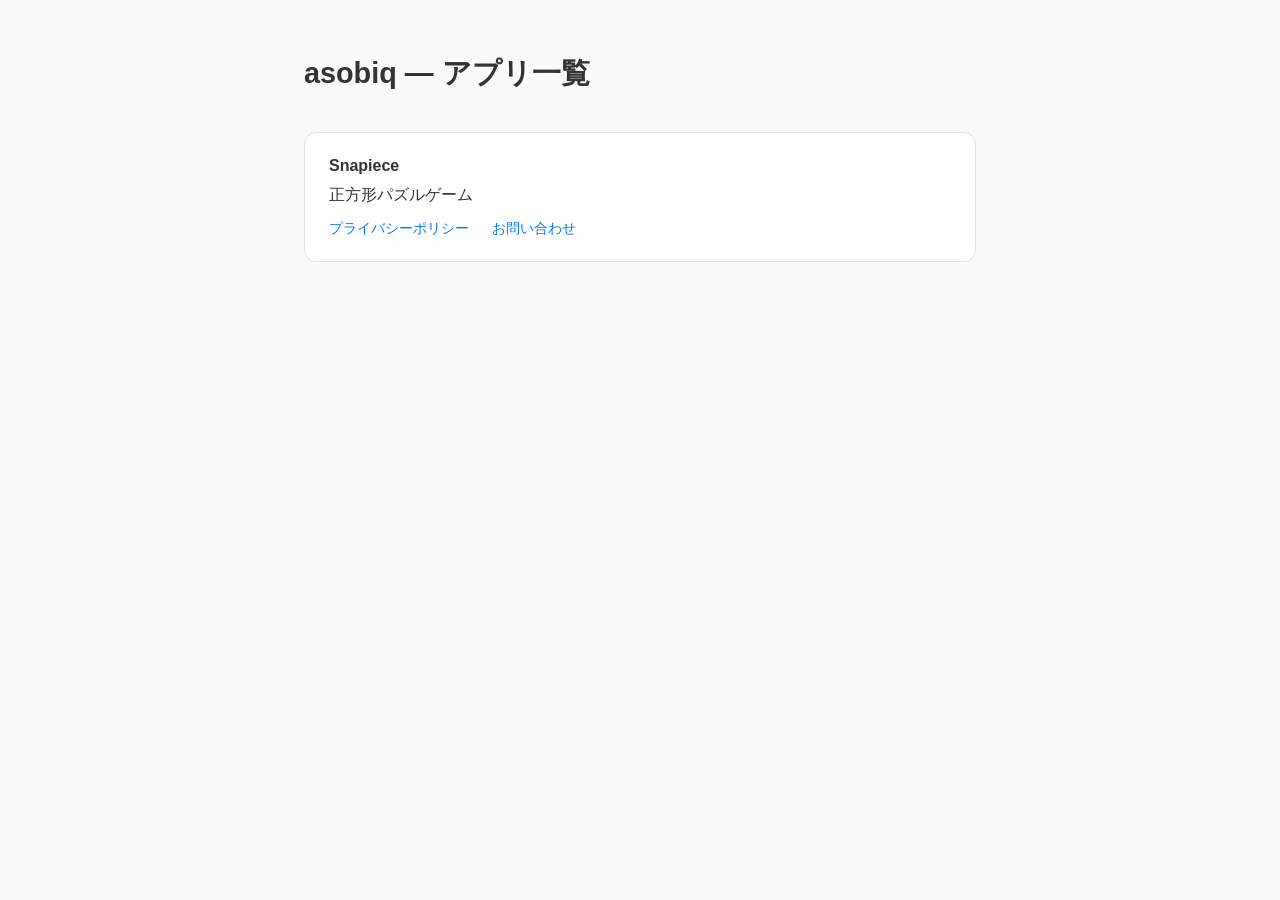
<file: index.html>
<!DOCTYPE html>
<html lang="ja">
<head>
<meta charset="UTF-8">
<meta name="viewport" content="width=device-width, initial-scale=1.0">
<title>asobiq</title>
<style>
  * { margin: 0; padding: 0; box-sizing: border-box; }
  body {
    font-family: -apple-system, BlinkMacSystemFont, "Hiragino Sans", "Yu Gothic", sans-serif;
    line-height: 1.8;
    color: #333;
    background: #fafafa;
    padding: 3rem 1.5rem;
    max-width: 720px;
    margin: 0 auto;
  }
  h1 { font-size: 1.8rem; margin-bottom: 2rem; }
  .app-list { list-style: none; }
  .app-list li {
    background: #fff;
    border: 1px solid #e0e0e0;
    border-radius: 12px;
    padding: 1.2rem 1.5rem;
    margin-bottom: 1rem;
  }
  .app-list a {
    color: #007aff;
    text-decoration: none;
    font-weight: 600;
  }
  .app-list a:hover { text-decoration: underline; }
  .app-links { margin-top: 0.4rem; font-size: 0.9rem; }
  .app-links a { font-weight: 400; margin-right: 1.2rem; }
</style>
</head>
<body>

<h1>asobiq — アプリ一覧</h1>

<ul class="app-list">
  <li>
    <strong>Snapiece</strong>
    <p>正方形パズルゲーム</p>
    <div class="app-links">
      <a href="apps/snapiece/privacy-policy.html">プライバシーポリシー</a>
      <a href="apps/snapiece/contact.html">お問い合わせ</a>
    </div>
  </li>
</ul>

</body>
</html>
</file>
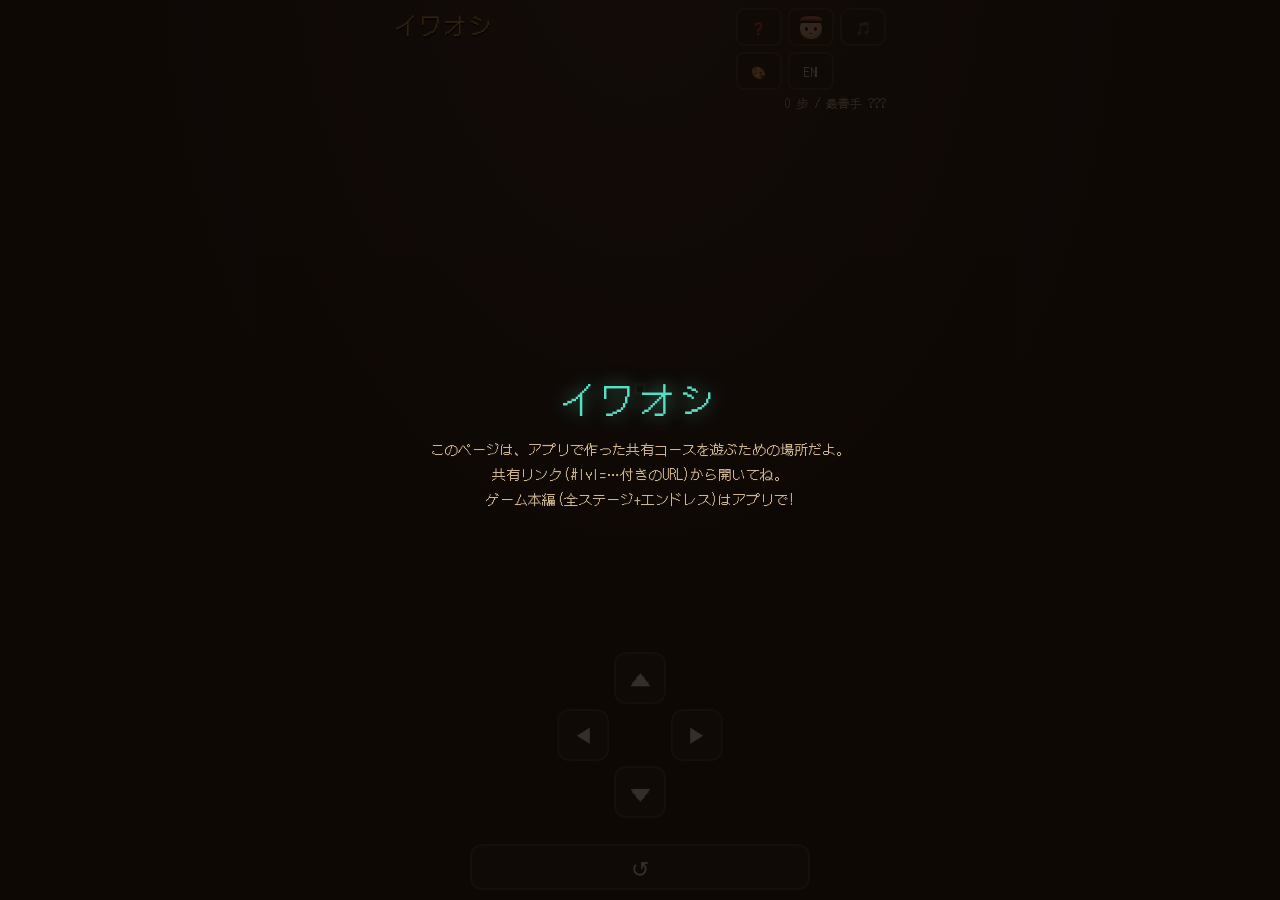
<file: iwaoshi/index.html>
<!DOCTYPE html>
<html lang="ja">
<head>
<meta charset="utf-8">
<meta name="viewport" content="width=device-width, initial-scale=1, maximum-scale=1, user-scalable=no">
<title>イワオシ</title>
<!-- フォントは assets/fonts/ に同梱(オフラインでも表示が崩れない) -->
<link href="assets/fonts/fonts.css" rel="stylesheet">
<style>
/* ============================================================
   レトロ版オリジナルUI(デフォルト):root に保持。
   このパレットがゲームの原典。body にテーマクラスを付けない =
   この見た目になる。下部のモダンテーマ群はこの変数を上書きする
   だけで、ゲームロジックには一切手を加えていない。
   ============================================================ */
:root{
  --cave:#221813;
  --cave2:#2e211a;
  --sand:#c9a876;
  --sand2:#b8945f;
  --rockwall:#55402f;
  --rockwall2:#473527;
  --boulder:#9b8b79;
  --rune:#56e0c3;
  --ink:#f3e7d3;
  --accent:#e0a13a;
  /* テーマで差し替える派生トークン(既定=レトロ) */
  --bodyBg: radial-gradient(ellipse at 50% -10%, #3a2a1f 0%, transparent 55%), var(--cave);
  --gameFont: 'DotGothic16', 'Hiragino Kaku Gothic ProN', sans-serif;
  --panel: var(--cave2);
  --panelBorder: #4a3729;
  --boardBg: var(--cave2);
  --boardShadow: 0 0 0 3px #120c08, 0 0 0 6px #4a3729, 0 14px 30px rgba(0,0,0,.6);
  --floorGrad: linear-gradient(135deg,var(--sand) 0%,var(--sand2) 100%);
  --floorInset: inset 0 0 0 1px rgba(0,0,0,.13), inset 0 2px 0 rgba(255,255,255,.12);
  --wallGrad: linear-gradient(160deg,var(--rockwall),var(--rockwall2));
  --wallShadow: inset 0 3px 0 rgba(255,255,255,.07), inset 0 -4px 0 rgba(0,0,0,.3), inset 0 0 0 1px rgba(0,0,0,.25);
  --wallRadius: 3px;
  --holeGrad: radial-gradient(circle at 50% 42%, #000 0%, #0c0805 46%, #241812 66%, var(--sand2) 90%);  /* 縁の砂色を広げて壁と区別しやすく */
  --goalGrad: linear-gradient(135deg,#2a4a42,#1c352f);
  --rockGrad: radial-gradient(circle at 36% 30%, #c2b3a0 0%, var(--boulder) 45%, #6f6052 100%);
  --rockShadow: 0 4px 0 rgba(0,0,0,.35), inset -3px -5px 0 rgba(0,0,0,.18), inset 3px 4px 0 rgba(255,255,255,.18);
  --rockRadius: 46%;
  --fillGrad: radial-gradient(circle at 38% 32%, #8c7c6b, #6b5c4c 70%);
  --headColor:#e8b88c; --hatColor:#b6452f; --eyeColor:#2b1c12;
  --torsoGrad: linear-gradient(#3f6e64,#31564e);
  --tileGap: 0px;
  --boardRadius: 10px;
  --tileRadius: 0px;
  --dimText:#8d7458;
  --stepText:#cdb592;
  --titleShadow: 0 2px 0 #000;
  --boardPad: 0px;
}
*{margin:0;padding:0;box-sizing:border-box;-webkit-tap-highlight-color:transparent;}
html,body{height:100%;}
body{
  background: var(--bodyBg);
  background-attachment: fixed;
  color:var(--ink);
  font-family: var(--gameFont);
  display:flex;flex-direction:column;align-items:center;
  overflow:hidden;
  height:100dvh;
  touch-action:none;
  user-select:none;-webkit-user-select:none;
}
header{
  width:100%;max-width:520px;
  padding:8px 14px 2px;
  display:flex;align-items:flex-start;justify-content:space-between;
  flex:0 0 auto;
}
/* タイトル→ステージ名→ステージ選択を縦積み */
#hdrLeft{display:flex;flex-direction:column;align-items:flex-start;gap:5px;}
h1{
  font-size:22px;letter-spacing:3px;font-weight:normal;
  color:var(--accent);
  text-shadow:var(--titleShadow);
}
#stageName{font-size:12px;color:var(--stepText);letter-spacing:1px;}
#langBtn, #themeBtn, #charBtn2, #helpBtn{
  font-family:inherit;color:var(--ink);background:var(--panel);
  border:2px solid var(--panelBorder);border-radius:8px;padding:4px 10px;
  font-size:12px;cursor:pointer;letter-spacing:1px;
}
/* ヘッダーのボタンを2段グリッドで表示(🎵含め5個=3+2) */
#hdrBtns{display:grid;grid-template-columns:repeat(3,auto);gap:6px;flex:0 0 auto;}
#hdrBtns button{
  width:46px;height:38px;padding:0;position:relative;
  display:flex;align-items:center;justify-content:center;
}
/* 見た目を変えずにタップ領域を44pt相当まで拡張 */
#hdrBtns button::before{content:'';position:absolute;inset:-3px;}
#charBtn2{
  width:48px;height:32px;padding:0;
  display:flex;align-items:center;justify-content:center;
}
#charBtn2 .topCharPreview{
  width:26px;height:26px;position:relative;display:block;
  overflow:hidden;border-radius:50%;
}
#charBtn2 .topCharPreview .player{
  position:relative;width:26px;height:26px;display:block;
}
#charBtn2 .topCharPreview .player .body{
  width:26px;height:28px;left:0;top:0;
  filter:none;
}
#charBtn2 .topCharPreview .player .head{
  width:100%;height:94%;top:3%;left:0;
}
#charBtn2 .topCharPreview .player .torso{
  display:none;
}
#langBtn:active, #themeBtn:active, #charBtn2:active, #helpBtn:active{transform:translateY(1px);}
#topbar{
  width:100%;max-width:520px;
  padding:2px 14px 4px;
  display:flex;align-items:center;justify-content:flex-end;gap:8px;
  flex:0 0 auto;
}
#stageNav{display:flex;align-items:center;gap:6px;}
#stageNav button{
  font-family:inherit;color:var(--ink);
  background:var(--panel);border:2px solid var(--panelBorder);border-radius:8px;
  padding:5px 10px;font-size:13px;cursor:pointer;letter-spacing:1px;
}
#stageNav button:active{transform:translateY(1px);}
#prevStage,#nextStage{min-width:34px;font-size:14px;}
#stagePick{min-width:78px;color:var(--accent);border-color:var(--accent);}
#edBackBtn{
  display:none;z-index:30;font-family:inherit;font-size:13px;cursor:pointer;
  background:var(--accent);color:#10100c;border:none;border-radius:10px;
  padding:8px 14px;font-weight:700;box-shadow:0 4px 14px rgba(0,0,0,.4);
}
#stagePick:disabled,#prevStage:disabled,#nextStage:disabled{opacity:.35;}
/* ============================================================
   モダンテーマ群(レトロUIはデフォルトの:rootで完全保持)
   body に theme-xxx クラスを付けて切り替える
   ============================================================ */

/* ---- テーマ3: 自然光 & 3D風(立体的・温かみ) ---- */
body.theme-natural{
  --cave:#3a3228; --cave2:#473d30; --ink:#f7efe0; --accent:#ffb454;
  --rune:#6fe0b0;
  --bodyBg: linear-gradient(170deg,#5a4d3a 0%, #2e271d 75%);
  --gameFont: 'Outfit','Quicksand',-apple-system,system-ui,sans-serif;
  --panel:#473d30; --panelBorder:#6b5a44;
  --boardBg: linear-gradient(160deg,#5c4f3c,#3e3527);
  --boardShadow: 0 2px 0 #2a2319, 0 20px 50px rgba(0,0,0,.55), inset 0 1px 0 rgba(255,255,255,.1);
  --floorGrad: linear-gradient(145deg,#d9c19a 0%,#c3a878 100%);
  --floorInset: inset 0 1px 0 rgba(255,255,255,.3), inset 0 -3px 5px rgba(0,0,0,.12);
  --wallGrad: linear-gradient(160deg,#7a6347,#5a4730);
  --wallShadow: inset 0 4px 0 rgba(255,255,255,.12), inset 0 -6px 8px rgba(0,0,0,.4), 0 3px 6px rgba(0,0,0,.3);
  --wallRadius:5px;
  --holeGrad: radial-gradient(circle at 50% 38%, #000 0%, #140d06 50%, #3a2a18 80%, #c3a878 100%);
  --goalGrad: radial-gradient(circle at 50% 40%, #3a6b5a, #25453a);
  --rockGrad: radial-gradient(circle at 33% 26%, #e8dcc8 0%, #b0a088 42%, #6b5d48 100%);
  --rockShadow: 0 6px 10px rgba(0,0,0,.45), inset -4px -6px 8px rgba(0,0,0,.25), inset 4px 5px 8px rgba(255,255,255,.35);
  --rockRadius:48%;
  --fillGrad: radial-gradient(circle at 38% 30%, #9a8a70, #6b5d48 70%);
  --headColor:#eab98c; --hatColor:#c85a3a; --eyeColor:#2b1c12;
  --torsoGrad: linear-gradient(#4a8270,#356152);
  --boardRadius:14px; --tileRadius:4px; --boardPad:5px; --tileGap:2px;
  --dimText:#a8957a; --stepText:#e0d2ba; --titleShadow:0 3px 4px rgba(0,0,0,.5);
}

/* ---- テーマ4: とにかく派手で爽快 ---- */
body.theme-vivid{
  --cave:#1a0b2e; --cave2:#2a1248; --ink:#fff6ff; --accent:#ffd000; --rune:#00ffa3;
  --bodyBg: linear-gradient(135deg,#ff2e88 0%, #8a2be2 40%, #1a0b2e 100%);
  --gameFont: 'Baloo 2','Fredoka',-apple-system,system-ui,sans-serif;
  --panel:#2a1248; --panelBorder:#ff2e88;
  --boardBg: linear-gradient(160deg,#3a1a5e,#1f0d38);
  --boardShadow: 0 0 0 3px #ff2e88, 0 0 0 6px #ffd000, 0 16px 44px rgba(255,46,136,.4);
  --floorGrad: linear-gradient(135deg,#5e3a8e,#46256e);
  --floorInset: inset 0 0 0 1px rgba(255,255,255,.12), inset 0 2px 0 rgba(255,255,255,.18);
  --wallGrad: linear-gradient(160deg,#ff2e88,#b81e5e);
  --wallShadow: inset 0 3px 0 rgba(255,255,255,.3), inset 0 -4px 0 rgba(0,0,0,.2), 0 0 12px rgba(255,46,136,.5);
  --wallRadius:6px;
  --holeGrad: radial-gradient(circle at 50% 42%, #000 0%, #1a0b2e 55%, #46256e 90%);
  --goalGrad: radial-gradient(circle at 50% 50%, rgba(0,255,163,.3), #1f0d38);
  --rockGrad: radial-gradient(circle at 35% 28%, #fff 0%, #ffd000 40%, #ff8a00 100%);
  --rockShadow: 0 0 18px rgba(255,208,0,.7), inset -3px -4px 0 rgba(0,0,0,.2), inset 3px 4px 4px rgba(255,255,255,.6);
  --rockRadius:32%;
  --fillGrad: radial-gradient(circle at 38% 32%, #5e3a8e, #46256e 70%);
  --headColor:#ffd6a8; --hatColor:#00ffa3; --eyeColor:#2a1248;
  --torsoGrad: linear-gradient(#ffd000,#ff8a00);
  --boardRadius:16px; --tileRadius:7px; --boardPad:6px; --tileGap:3px;
  --dimText:#c89adf; --stepText:#ffd6f5; --titleShadow:0 0 14px rgba(255,208,0,.9),2px 2px 0 #ff2e88;
}
body.theme-vivid h1{text-shadow:0 0 14px rgba(255,208,0,.9),2px 2px 0 #ff2e88;}

/* ---- テーマ5: 森の絵本(やわらかい緑と木漏れ日) ---- */
body.theme-forest{
  --cave:#243225; --cave2:#31442f; --ink:#fff6dc; --accent:#f0c86a; --rune:#8be0a0;
  --bodyBg: radial-gradient(circle at 35% 0%, rgba(255,220,135,.22), transparent 34%), linear-gradient(180deg,#2f4a31,#172519 78%);
  --gameFont:'Baloo 2','Hiragino Sans',system-ui,sans-serif;
  --panel:#31442f; --panelBorder:#5e744d; --boardBg:#243225;
  --boardShadow:0 0 0 3px #142016,0 0 0 6px #5e744d,0 18px 42px rgba(0,0,0,.45);
  --floorGrad:linear-gradient(145deg,#d9c98f,#bba66a); --floorInset:inset 0 1px 0 rgba(255,255,255,.28), inset 0 -3px 5px rgba(95,70,25,.18);
  --wallGrad:linear-gradient(160deg,#5d4a32,#3d3022); --wallShadow:inset 0 3px 0 rgba(255,255,255,.08), inset 0 -5px 0 rgba(0,0,0,.25);
  --wallRadius:8px; --holeGrad:radial-gradient(circle at 50% 42%,#0a0805 0%,#1b140b 58%,#5d4a32 100%);
  --goalGrad:radial-gradient(circle at 50% 50%,rgba(139,224,160,.35),#234837);
  --rockGrad:radial-gradient(circle at 35% 28%,#d9d0ba,#92866d 60%,#5d5548 100%);
  --rockShadow:0 5px 9px rgba(0,0,0,.36), inset -4px -5px 0 rgba(0,0,0,.18), inset 3px 4px 0 rgba(255,255,255,.24);
  --rockRadius:48%; --fillGrad:radial-gradient(circle at 38% 32%,#92866d,#5d5548 72%);
  --headColor:#ffd8ac; --hatColor:#7cb15b; --eyeColor:#2b1c12; --torsoGrad:linear-gradient(#7bb56b,#4d8245);
  --boardRadius:18px; --tileRadius:7px; --boardPad:6px; --tileGap:3px; --dimText:#9fb28d; --stepText:#f0dfb5; --titleShadow:0 3px 0 rgba(0,0,0,.35);
}

/* ---- テーマ7: 8ビットヒーロー(青いレトロSF) ---- */
body.theme-hero8{
  --cave:#071125; --cave2:#101f3d; --ink:#eaf6ff; --accent:#4ab4ff; --rune:#7cffd6;
  --bodyBg:linear-gradient(180deg,#10234b,#050914);
  --gameFont:'Orbitron','DotGothic16',system-ui,sans-serif;
  --panel:#101f3d; --panelBorder:#294c91; --boardBg:#081225;
  --boardShadow:0 0 0 2px #4ab4ff,0 0 0 5px #10234b,0 0 28px rgba(74,180,255,.25);
  --floorGrad:linear-gradient(135deg,#14346a,#0c2146); --floorInset:inset 0 0 0 1px rgba(124,255,214,.14);
  --wallGrad:linear-gradient(160deg,#275fbf,#173878); --wallShadow:inset 0 0 0 2px rgba(124,255,214,.25), inset 0 -4px 0 rgba(0,0,0,.28);
  --wallRadius:2px; --holeGrad:radial-gradient(circle at 50% 45%,#000,#051023 65%,#14346a 100%);
  --goalGrad:radial-gradient(circle at 50% 50%,rgba(124,255,214,.32),#071b2f);
  --rockGrad:radial-gradient(circle at 35% 28%,#d7f8ff,#4ab4ff 45%,#1252a2 100%);
  --rockShadow:0 0 12px rgba(74,180,255,.55), inset -3px -4px 0 rgba(0,0,0,.25), inset 3px 4px 0 rgba(255,255,255,.35);
  --rockRadius:22%; --fillGrad:radial-gradient(circle at 38% 32%,#173878,#0c2146 72%);
  --headColor:#d4e7ff; --hatColor:#4ab4ff; --eyeColor:#061225; --torsoGrad:linear-gradient(#4ab4ff,#173878);
  --boardRadius:6px; --tileRadius:2px; --boardPad:4px; --tileGap:2px; --dimText:#6282c5; --stepText:#9ec8ff; --titleShadow:0 0 10px rgba(74,180,255,.9);
}

/* ---- テーマ8: 和風庭園(石畳・苔・朱色) ---- */
body.theme-zen{
  --cave:#161a14; --cave2:#243022; --ink:#f7efd8; --accent:#d94b34; --rune:#8fd4b0;
  --bodyBg:radial-gradient(circle at 50% 0%,rgba(143,212,176,.16),transparent 34%),linear-gradient(180deg,#243022,#10140f);
  --gameFont:'DotGothic16','Hiragino Mincho ProN','Hiragino Sans',serif;
  --panel:#243022; --panelBorder:#516049; --boardBg:#192018;
  --boardShadow:0 0 0 3px #0b0f0b,0 0 0 6px #516049,0 18px 40px rgba(0,0,0,.5);
  --floorGrad:linear-gradient(145deg,#b8b09b,#918a78); --floorInset:inset 0 0 0 1px rgba(255,255,255,.12), inset 0 -3px 0 rgba(0,0,0,.12);
  --wallGrad:linear-gradient(160deg,#3d4938,#263122); --wallShadow:inset 0 3px 0 rgba(255,255,255,.06), inset 0 -5px 0 rgba(0,0,0,.3);
  --wallRadius:4px; --holeGrad:radial-gradient(circle at 50% 42%,#050605,#121810 62%,#918a78 100%);
  --goalGrad:radial-gradient(circle at 50% 50%,rgba(217,75,52,.22),#341816);
  --rockGrad:radial-gradient(circle at 35% 28%,#d7d0c2,#8d887e 58%,#4f4c48 100%);
  --rockShadow:0 5px 9px rgba(0,0,0,.42), inset -4px -5px 0 rgba(0,0,0,.22), inset 3px 4px 0 rgba(255,255,255,.2);
  --rockRadius:46%; --fillGrad:radial-gradient(circle at 38% 32%,#78736a,#4f4c48 72%);
  --headColor:#f1caa6; --hatColor:#d94b34; --eyeColor:#2b1c12; --torsoGrad:linear-gradient(#3f7b5b,#28533f);
  --boardRadius:12px; --tileRadius:3px; --boardPad:5px; --tileGap:2px; --dimText:#839178; --stepText:#d9ceb4; --titleShadow:0 2px 0 #000;
}

/* タイル間ギャップを演出(モダンテーマ向け)。JSは触らず、boxのinsetで隙間を作る */
body.theme-natural .tile, body.theme-vivid .tile,
body.theme-forest .tile, body.theme-hero8 .tile,
body.theme-zen .tile{
  outline:var(--tileGap) solid var(--boardBg);
  outline-offset:calc(var(--tileGap) * -1);
}

/* スムーズなテーマ遷移 */
body, #board, .tile, .ent .rock, button{
  transition: background-color .4s ease, color .4s ease, box-shadow .4s ease, border-color .4s ease;
}

/* キャラ選択モーダル */
#charPicker{
  position:fixed;inset:0;background:rgba(0,0,0,.7);backdrop-filter:blur(4px);
  display:none;align-items:center;justify-content:center;z-index:30;padding:18px;
}
#charPicker.show{display:flex;}
#charBox{
  background:var(--panel);border:2px solid var(--panelBorder);border-radius:16px;
  width:100%;max-width:520px;max-height:86vh;overflow-y:auto;
  padding:18px;box-shadow:0 20px 60px rgba(0,0,0,.6);
}
#charBox h3{
  font-weight:normal;font-size:16px;color:var(--accent);letter-spacing:1px;
  margin-bottom:14px;display:flex;justify-content:space-between;align-items:center;
}
#charClose{
  font-family:inherit;background:var(--cave);color:var(--ink);
  border:2px solid var(--panelBorder);border-radius:8px;padding:4px 12px;font-size:14px;cursor:pointer;
}
#charGrid{display:grid;grid-template-columns:repeat(3,1fr);gap:10px;}
.charCard{
  border:2px solid var(--panelBorder);border-radius:12px;padding:10px 6px;cursor:pointer;
  display:flex;flex-direction:column;align-items:center;gap:6px;font-family:inherit;
  background:var(--cave);position:relative;min-height:96px;justify-content:center;
}
.charCard.sel{border-color:var(--accent);box-shadow:0 0 0 1px var(--accent) inset;}
.charCard.locked{opacity:.55;}
.charCard .cName{font-size:12px;color:var(--ink);}
.charCard .cLock{font-size:10px;color:var(--dimText);line-height:1.3;text-align:center;}
.charCard .preview{width:52px;height:52px;position:relative;display:flex;align-items:center;justify-content:center;}
/* プレビュー内のミニキャラ(playerと同じ構造を縮小) */
.charCard .preview .player{position:relative;width:46px;height:46px;}
.charCard .preview .player .body{width:46px;height:46px;left:0;top:0;}

/* テーマ選択モーダル */
#themePicker{
  position:fixed;inset:0;background:rgba(0,0,0,.7);backdrop-filter:blur(4px);
  display:none;align-items:center;justify-content:center;z-index:30;padding:18px;
}
#themePicker.show{display:flex;}
#themeBox{
  background:var(--panel);border:2px solid var(--panelBorder);border-radius:16px;
  width:100%;max-width:520px;max-height:88vh;overflow-y:auto;
  padding:18px;box-shadow:0 20px 60px rgba(0,0,0,.6);
}
#themeBox h3{
  font-weight:normal;font-size:16px;color:var(--accent);letter-spacing:1px;
  margin-bottom:14px;display:flex;justify-content:space-between;align-items:center;
}
#themeClose{
  font-family:inherit;background:var(--cave);color:var(--ink);
  border:2px solid var(--panelBorder);border-radius:8px;padding:4px 12px;font-size:14px;cursor:pointer;
}
#themeGrid{display:grid;grid-template-columns:1fr 1fr;gap:10px;}
.themeCard{
  border:2px solid var(--panelBorder);border-radius:12px;padding:14px 12px;cursor:pointer;
  display:flex;flex-direction:column;gap:8px;font-family:inherit;color:#fff;
  position:relative;overflow:hidden;min-height:84px;text-align:left;
  transition:transform .15s ease;
}
.themeCard:active{transform:scale(.97);}
.themeCard .tName{font-size:15px;font-weight:700;}
.themeCard .tDesc{font-size:11px;opacity:.85;line-height:1.4;}
.themeCard .swatch{display:flex;gap:4px;margin-top:auto;}
.themeCard .swatch i{width:16px;height:16px;border-radius:50%;display:block;}
.themeCard.sel{outline:3px solid #fff;outline-offset:1px;}
.themeCard .tCheck{position:absolute;top:8px;right:10px;font-size:14px;}
.tc-retro{background:linear-gradient(135deg,#2e211a,#221813);}
.tc-natural{background:linear-gradient(135deg,#5c4f3c,#2e271d);}
.tc-vivid{background:linear-gradient(135deg,#ff2e88,#8a2be2);}
.tc-forest{background:linear-gradient(135deg,#2f4a31,#172519);}
.tc-hero8{background:linear-gradient(135deg,#10234b,#050914);}
.tc-zen{background:linear-gradient(135deg,#243022,#10140f);}

/* あそびかた(ヘルプ) */
#helpPicker{
  position:fixed;inset:0;background:rgba(0,0,0,.7);backdrop-filter:blur(4px);
  display:none;align-items:center;justify-content:center;z-index:30;padding:18px;
}
#helpPicker.show{display:flex;}
#helpBox{
  background:var(--panel);border:2px solid var(--panelBorder);border-radius:16px;
  width:100%;max-width:520px;max-height:88vh;overflow-y:auto;
  padding:18px;box-shadow:0 20px 60px rgba(0,0,0,.6);
}
#helpBox h3{
  font-weight:normal;font-size:16px;color:var(--accent);letter-spacing:1px;
  margin-bottom:10px;display:flex;justify-content:space-between;align-items:center;
}
#helpBox h3 button{
  font-family:inherit;background:var(--cave);color:var(--ink);
  border:2px solid var(--panelBorder);border-radius:8px;padding:6px 12px;font-size:12px;
}
.helpSection{font-size:13px;color:var(--accent);letter-spacing:1px;margin:14px 0 2px;}
.helpItem{display:flex;gap:12px;align-items:flex-start;padding:9px 4px;border-bottom:1px solid var(--panelBorder);}
.helpItem:last-child{border-bottom:none;}
.hIcon{
  width:44px;height:44px;flex:0 0 44px;display:flex;align-items:center;justify-content:center;
  font-size:24px;background:var(--cave);border:2px solid var(--panelBorder);border-radius:10px;
}
.hName{font-size:14px;font-weight:700;margin-bottom:3px;color:var(--ink);}
.hDesc{font-size:12px;line-height:1.65;color:var(--dimText);}
/* 刃アイコン: ゲーム内タイル(.tile.blade::before)と同じ描画のミニチュア */
.hIcon .hBlade{
  display:block;width:30px;height:20px;margin-top:14px;
  background:repeating-linear-gradient(90deg,
    #c7ced6 0, #c7ced6 8%, #8b949e 8%, #8b949e 16%);
  clip-path:polygon(0 100%,8% 0,16% 100%,24% 0,32% 100%,40% 0,48% 100%,56% 0,64% 100%,72% 0,80% 100%,88% 0,96% 100%,100% 60%,100% 100%);
  filter:drop-shadow(0 -1px 1px rgba(0,0,0,.4));
}

#picker{
  position:fixed;inset:0;background:rgba(10,6,3,.85);
  display:none;align-items:center;justify-content:center;z-index:20;padding:18px;
}
#picker.show{display:flex;}
#pickerBox{
  background:var(--panel);border:2px solid var(--panelBorder);border-radius:14px;
  width:100%;max-width:440px;max-height:80vh;overflow-y:auto;
  padding:16px;box-shadow:0 14px 40px rgba(0,0,0,.6);
}
#pickerBox h3{
  font-weight:normal;font-size:16px;color:var(--accent);letter-spacing:2px;
  margin-bottom:12px;display:flex;justify-content:space-between;align-items:center;
}
#pickerClose{
  font-family:inherit;background:var(--cave);color:var(--ink);
  border:2px solid var(--panelBorder);border-radius:8px;padding:4px 12px;font-size:14px;cursor:pointer;
}
#pickGrid{display:grid;grid-template-columns:repeat(5,1fr);gap:7px;}
#myCourses{
  position:fixed;inset:0;background:rgba(10,6,3,.85);
  display:none;align-items:center;justify-content:center;z-index:21;padding:18px;
}
#myCourses.show{display:flex;}
#myCoursesBox{
  background:var(--panel);border:2px solid var(--panelBorder);border-radius:14px;
  width:100%;max-width:440px;max-height:80vh;overflow-y:auto;
  padding:16px;box-shadow:0 14px 40px rgba(0,0,0,.6);
}
#myCoursesBox h3{
  font-weight:normal;font-size:16px;color:var(--accent);letter-spacing:2px;
  margin-bottom:12px;display:flex;justify-content:space-between;align-items:center;
}
#myCoursesClose{
  font-family:inherit;background:var(--cave);color:var(--ink);
  border:2px solid var(--panelBorder);border-radius:8px;padding:4px 12px;font-size:14px;cursor:pointer;
}
#myCoursesList{display:flex;flex-direction:column;gap:8px;}
.courseItem{
  display:flex;align-items:center;gap:8px;flex-wrap:wrap;
  background:var(--cave2);border:2px solid var(--panelBorder);border-radius:10px;padding:10px 12px;
}
.courseItem .cName{flex:1 1 100%;color:var(--ink);font-size:14px;overflow:hidden;text-overflow:ellipsis;white-space:nowrap;}
.courseItem .cMeta{color:var(--stepText);font-size:11px;margin-right:auto;}
.courseItem button{
  font-family:inherit;border:2px solid var(--panelBorder);border-radius:8px;
  padding:6px 12px;font-size:13px;cursor:pointer;flex:0 0 auto;
}
.courseItem .cPlay{background:var(--accent);color:#10100c;border-color:var(--accent);}
.courseItem .cLink{background:var(--cave);color:var(--ink);}
.courseItem .cDel{background:var(--cave);color:#d98a6a;}
#myCoursesEmpty{color:var(--stepText);font-size:14px;text-align:center;padding:20px;}
.endlessStartBtn{
  width:100%;margin-bottom:14px;font-family:inherit;cursor:pointer;
  background:linear-gradient(135deg,var(--accent),var(--rune));
  color:#10100c;font-size:15px;font-weight:700;letter-spacing:1px;
  border:none;border-radius:10px;padding:12px;
  box-shadow:0 4px 14px rgba(0,0,0,.3);
}
.endlessStartBtn:active{transform:translateY(2px);}
.editorStartBtn{
  width:100%;margin-bottom:14px;font-family:inherit;cursor:pointer;
  background:var(--cave);color:var(--ink);font-size:15px;font-weight:700;letter-spacing:1px;
  border:2px solid var(--panelBorder);border-radius:10px;padding:11px;
}
.editorStartBtn:active{transform:translateY(2px);}
/* ===== チュートリアル ===== */
#tutorial{
  position:fixed;inset:0;z-index:50;display:none;
  align-items:flex-end;justify-content:center;padding:24px;
  background:rgba(0,0,0,.45);backdrop-filter:blur(2px);
}
#tutorial.show{display:flex;animation:tutFade .3s ease;}
@keyframes tutFade{from{opacity:0;}to{opacity:1;}}
#tutCard{
  background:var(--panel);border:2px solid var(--accent);border-radius:18px;
  max-width:420px;width:100%;padding:22px;text-align:center;
  box-shadow:0 20px 50px rgba(0,0,0,.6);
  margin-bottom:30px;
}
#tutIcon{font-size:44px;margin-bottom:8px;animation:tutBob 1.6s ease-in-out infinite;}
@keyframes tutBob{0%,100%{transform:translateY(0);}50%{transform:translateY(-6px);}}
#tutText{color:var(--ink);font-size:15px;line-height:1.8;margin-bottom:16px;}
#tutBtns{display:flex;gap:10px;justify-content:center;}
#tutBtns button{
  font-family:inherit;border-radius:10px;padding:10px 20px;font-size:14px;cursor:pointer;
}
#tutSkip{background:var(--cave);color:var(--dimText);border:2px solid var(--panelBorder);}
#tutNext{background:linear-gradient(135deg,var(--accent),var(--rune));color:#10100c;border:none;font-weight:700;}
#tutDots{display:flex;gap:6px;justify-content:center;margin-top:14px;}
#tutDots i{width:7px;height:7px;border-radius:50%;background:var(--panelBorder);display:block;}
#tutDots i.on{background:var(--accent);}
#editor{
  position:fixed;inset:0;z-index:40;background:var(--bodyBg);
  display:none;flex-direction:column;align-items:center;
  padding:10px;gap:8px;overflow:hidden;
}
#editor.show{display:flex;}
#editorBar{
  width:100%;max-width:520px;display:flex;align-items:center;justify-content:space-between;
  flex:0 0 auto;
}
#editorTitle{font-size:18px;color:var(--accent);letter-spacing:2px;}
#editorExit{
  font-family:inherit;background:var(--panel);color:var(--ink);
  border:2px solid var(--panelBorder);border-radius:8px;padding:5px 12px;font-size:13px;cursor:pointer;
}
#editorPalette{
  width:100%;max-width:520px;display:flex;flex-wrap:wrap;gap:6px;justify-content:center;flex:0 0 auto;
}
.palBtn{
  font-family:inherit;background:var(--panel);color:var(--ink);
  border:2px solid var(--panelBorder);border-radius:8px;padding:7px 10px;font-size:13px;cursor:pointer;
}
.palBtn.sel{border-color:var(--accent);color:var(--accent);box-shadow:0 0 0 1px var(--accent) inset;}
#editorOpts{display:flex;gap:10px;flex:0 0 auto;align-items:center;justify-content:center;flex-wrap:wrap;}
.optSel{display:flex;align-items:center;gap:5px;color:var(--stepText);font-size:13px;}
.optSel select{
  font-family:inherit;background:var(--panel);color:var(--ink);
  border:2px solid var(--panelBorder);border-radius:8px;padding:5px 8px;font-size:14px;cursor:pointer;
}
#edBreakVal{min-width:20px;text-align:center;font-size:16px;color:var(--accent);}
#editorBoardWrap{flex:1 1 auto;width:100%;display:flex;align-items:center;justify-content:center;min-height:0;padding:4px;}
#editorBoard{position:relative;background:var(--boardBg);border-radius:var(--boardRadius);box-shadow:var(--boardShadow);}
.eTile{position:absolute;box-sizing:border-box;border:1px solid rgba(0,0,0,.15);}
#editorMsg{font-size:13px;min-height:18px;text-align:center;flex:0 0 auto;color:var(--stepText);}
#editorMsg.ok{color:var(--rune);}
#editorMsg.ng{color:#ff6b6b;}
#editorActions{
  width:100%;max-width:520px;display:flex;gap:8px;justify-content:center;flex-wrap:wrap;flex:0 0 auto;
}
#editorActions button{
  font-family:inherit;background:var(--panel);color:var(--ink);
  border:2px solid var(--panelBorder);border-radius:10px;padding:10px 14px;font-size:14px;cursor:pointer;
}
#editorActions button:disabled{opacity:.4;}
#edShare:not(:disabled){background:linear-gradient(135deg,var(--accent),var(--rune));color:#10100c;border:none;font-weight:700;}
#edSaveRow{
  width:100%;max-width:520px;display:flex;gap:8px;justify-content:center;align-items:center;flex:0 0 auto;flex-wrap:wrap;
  margin-bottom:18px;padding:12px;background:var(--cave2);border:2px solid var(--accent);border-radius:12px;
}
#edNameInput{
  font-family:inherit;background:var(--cave2);color:var(--ink);
  border:2px solid var(--accent);border-radius:8px;padding:9px 12px;font-size:15px;flex:1 1 140px;min-width:0;max-width:220px;
}
#edSaveRow button{
  font-family:inherit;border-radius:8px;padding:9px 14px;font-size:14px;cursor:pointer;border:2px solid var(--panelBorder);
}
#edSaveConfirm{background:var(--accent);color:#10100c;border-color:var(--accent);font-weight:700;}
#edSaveCancel{background:var(--cave);color:var(--ink);}
.chip{
  aspect-ratio:1/1;border-radius:7px;
  background:var(--cave);border:2px solid var(--panelBorder);
  color:var(--dimText);font-family:inherit;font-size:15px;
  display:flex;align-items:center;justify-content:center;cursor:pointer;
}
.chip.cur{border-color:var(--accent);color:var(--accent);}
.chip.done{color:var(--rune);border-color:#2d6b5d;}
.chip.done::after{content:'✓';font-size:10px;position:absolute;margin:18px 0 0 16px;}
.chip.perfect{border-color:var(--accent);}
.chip.perfect::after{content:'★';color:var(--accent);}
.chip.locked{
  opacity:.42;cursor:not-allowed;color:var(--dimText);
  filter:grayscale(.7);
}
.chip.locked::before{content:'🔒';font-size:13px;}
.chip.locked{font-size:0;}
#hud{display:flex;flex-direction:column;align-items:flex-end;gap:1px;min-width:90px;}
#steps{font-size:12px;color:var(--stepText);text-align:right;}
#bestRec{font-size:11px;color:var(--rune);text-align:right;min-height:13px;letter-spacing:.5px;}
#boardWrap{
  flex:1 1 auto;width:100%;display:flex;align-items:center;justify-content:center;
  padding:6px;min-height:0;
}
#board{
  position:relative;
  background:var(--boardBg);
  border-radius:var(--boardRadius);
  box-shadow:var(--boardShadow);
  padding:var(--boardPad);
  transition:background .4s, box-shadow .4s;
}
.tile{position:absolute;}
.tile.floor{
  background:var(--floorGrad);
  box-shadow:var(--floorInset);
  border-radius:var(--tileRadius);
}
.tile.floor.alt{filter:brightness(.95);}
.tile.wall{
  background:var(--wallGrad);
  box-shadow:var(--wallShadow);
  border-radius:var(--wallRadius);
}
.tile.hole{
  background:var(--holeGrad);
  box-shadow:inset 0 4px 8px #000;
  border-radius:var(--tileRadius);
}
.tile.filled{
  background:var(--floorGrad);
  box-shadow:inset 0 0 0 1px rgba(0,0,0,.13);
  border-radius:var(--tileRadius);
}
.tile.filled::after{
  content:'';position:absolute;inset:14%;
  border-radius:50%;
  background:var(--fillGrad);
  box-shadow:inset 0 -4px 6px rgba(0,0,0,.45), 0 0 0 3px rgba(0,0,0,.18);
  opacity:.9;
}
.tile.goal{
  background:var(--goalGrad);
  box-shadow:inset 0 0 0 1px rgba(0,0,0,.3);
  border-radius:var(--tileRadius);
}
/* ===== 刃(トゲ)のマス ===== */
.tile.blade{
  background:var(--floorGrad);
  box-shadow:var(--floorInset);
  border-radius:var(--tileRadius);
  overflow:hidden;
}
.tile.blade .spikes{
  position:absolute;inset:0;
  background:
    linear-gradient(135deg, transparent 46%, #9aa3ad 46% 54%, transparent 54%),
    linear-gradient(45deg, transparent 46%, #9aa3ad 46% 54%, transparent 54%);
}
.tile.blade::before{
  content:'';position:absolute;left:6%;right:6%;bottom:6%;height:46%;
  background:repeating-linear-gradient(90deg,
    #c7ced6 0, #c7ced6 8%, #8b949e 8%, #8b949e 16%);
  clip-path:polygon(0 100%,8% 0,16% 100%,24% 0,32% 100%,40% 0,48% 100%,56% 0,64% 100%,72% 0,80% 100%,88% 0,96% 100%,100% 60%,100% 100%);
  filter:drop-shadow(0 -1px 1px rgba(0,0,0,.4));
}
.tile.blade .spikes{ display:none; }
/* ===== 氷の床(滑るステージ) ===== */
#board.slideBoard .tile.floor,
#board.slideBoard .tile.filled{
  background:linear-gradient(135deg,#cdeefb 0%,#a6d8f0 50%,#bfe6f7 100%);
  box-shadow:inset 0 0 0 1px rgba(255,255,255,.6), inset 0 -3px 6px rgba(120,170,200,.35);
}
#board.slideBoard .tile.floor.alt{ filter:brightness(.97); }
/* 氷の光沢(斜めのハイライト) */
#board.slideBoard .tile.floor::before{
  content:'';position:absolute;left:8%;top:8%;width:40%;height:18%;
  background:linear-gradient(120deg,rgba(255,255,255,.75),rgba(255,255,255,0));
  border-radius:50%;transform:rotate(-20deg);pointer-events:none;
}
#board.slideBoard .tile.hole{
  background:radial-gradient(circle at 50% 40%, #06314a 0%, #021824 80%);
  box-shadow:inset 0 4px 10px #000, inset 0 0 0 1px rgba(150,200,230,.3);
}
#board.slideBoard .tile.filled::after{
  background:linear-gradient(145deg,#8fc4e0,#5a93b8);
}
.tile.goal::after{
  content:'';position:absolute;inset:16%;
  border-radius:50%;
  border:3px dotted var(--rune);
  box-shadow:0 0 14px var(--rune), inset 0 0 10px rgba(86,224,195,.5);
  animation:runePulse 1.6s ease-in-out infinite;
}
@keyframes runePulse{
  0%,100%{transform:scale(1);opacity:.85;}
  50%{transform:scale(.86);opacity:1;}
}
.ent{
  position:absolute;left:0;top:0;
  transition:transform .13s cubic-bezier(.34,1.4,.64,1);
  will-change:transform;
  display:flex;align-items:center;justify-content:center;
}
.boulder{z-index:2;}
.boulder.sliding{ transition:transform .2s cubic-bezier(.4,.05,.55,1); }
.boulder .rock{
  width:86%;height:86%;border-radius:var(--rockRadius);
  background:var(--rockGrad);
  box-shadow:var(--rockShadow);
  position:relative;
  transition:transform .1s ease;
}
.boulder .rock::after{
  content:'';position:absolute;left:24%;top:40%;width:14%;height:14%;border-radius:50%;
  background:rgba(0,0,0,.22);
  box-shadow:160% -90% 0 -1px rgba(0,0,0,.2), 90% 120% 0 -2px rgba(0,0,0,.18);
}
/* 押された瞬間、岩が少しめり込む */
.boulder.pushed .rock{ animation:rockPush .16s ease; }
@keyframes rockPush{ 0%{transform:scale(1);} 45%{transform:scale(.88);} 100%{transform:scale(1);} }
/* 岩が壊れる: 砕けて消える */
.boulder.breaking .rock{ animation:rockCrumble .26s ease-in forwards; }
@keyframes rockCrumble{
  0%{ transform:scale(1) rotate(0); }
  25%{ transform:scale(1.08,.86) rotate(-3deg); }   /* ぐらっと潰れる */
  50%{ transform:scale(.92,1.04) rotate(3deg); }
  100%{ transform:scale(.55,.4) translateY(28%) rotate(8deg); opacity:0; filter:blur(1px); }
}
/* 砕けた破片 */
.shard{ position:absolute;background:var(--rockGrad);border-radius:2px;pointer-events:none;z-index:5; }
@keyframes shardFly{ 0%{opacity:1;} 100%{opacity:0;} }
/* 壊し残数インジケータ */
#breakInfo{ font-size:12px;color:var(--accent);letter-spacing:.5px; }
#breakInfo.flash{ animation:breakFlash .5s ease; }
@keyframes breakFlash{ 0%,100%{opacity:1;} 25%,75%{opacity:.3;} 50%{opacity:1;transform:scale(1.1);} }
/* 壊せるステージでは岩がタップ可能に見える */
.boulder{ cursor:pointer; }
.player{z-index:3;}
.player .body{
  width:74%;height:78%;position:relative;
  filter:drop-shadow(0 2px 0 rgba(0,0,0,.28)) drop-shadow(0 5px 6px rgba(0,0,0,.18));
}
.player .head{
  position:absolute;top:3%;left:0;transform:none;
  width:100%;height:88%;border-radius:50% 50% 46% 46%;
  background:var(--headColor);
  border:2.5px solid #1a1a1a;
  box-sizing:border-box;
  box-shadow:inset -2px -3px 0 rgba(95,45,18,.16), inset 2px 2px 0 rgba(255,255,255,.18);
  z-index:1;
}
.player .hat{
  position:absolute;top:-11%;left:-7%;width:114%;height:38%;
  background:linear-gradient(180deg,#d95a3f 0%,var(--hatColor) 62%,#8d2f24 100%);
  border-radius:52% 52% 22% 22%;
  border:2.5px solid #1a1a1a;box-sizing:border-box;z-index:2;
  box-shadow:inset 0 3px 0 rgba(255,255,255,.22);
}
.player .eye{
  position:absolute;top:44%;width:14%;height:18%;background:#1a1a1a;border-radius:50%;
  transition:all .12s ease;z-index:3;
}
.player .eye.l{left:24%;}
.player .eye.r{right:24%;}
/* 眉(ふだんは隠れている。表情で出現) */
.player .brow{
  position:absolute;top:34%;width:18%;height:7%;background:#1a1a1a;border-radius:3px;
  opacity:0;transition:all .12s ease;z-index:3;
}
.player .brow.l{left:20%;}
.player .brow.r{right:20%;}
/* 口(ふだんは小さな点。表情で形が変わる) */
.player .mouthf{
  position:absolute;top:72%;left:50%;transform:translateX(-50%);
  width:14%;height:7%;background:#1a1a1a;border-radius:0 0 50% 50%;
  transition:all .12s ease;z-index:3;
}
.player .torso{
  display:none;
}

/* ===== 表情バリエーション(.player に face-xxx を付ける) ===== */
/* 押す・踏ん張り: ぐっと力む( >< ) */
.player.face-push .eye{ height:7%;width:17%; border-radius:2px; top:52%; }
.player.face-push .brow{ opacity:1; top:42%; }
.player.face-push .brow.l{ transform:rotate(22deg); }
.player.face-push .brow.r{ transform:rotate(-22deg); }
.player.face-push .mouthf{ width:13%;height:13%;border-radius:50%;top:72%; }
/* ぶつかる: 目を回す( @ @ ) */
.player.face-bump .eye{ width:22%;height:22%;border:3px solid #1a1a1a;background:transparent;border-radius:50%;top:46%; }
.player.face-bump .eye.l{left:20%;} .player.face-bump .eye.r{right:20%;}
.player.face-bump .mouthf{ width:18%;height:14%;border-radius:50%; }
/* 満足(穴を埋めた): にっこり( ^ ^ ) */
.player.face-happy .eye{ height:6%;width:16%;border-radius:3px;top:52%; }
.player.face-happy .mouthf{ width:34%;height:17%;border-radius:0 0 70% 70%;background:#1a1a1a; }
/* 歓喜(ゴール): キラキラ大喜び */
.player.face-win .eye{ width:17%;height:22%;border-radius:50%;top:46%; }
.player.face-win .mouthf{ width:40%;height:26%;border-radius:0 0 55% 55%;background:#1a1a1a; }
.player.face-win .body{ animation:winWiggle .5s ease infinite; }
@keyframes winWiggle{ 0%,100%{transform:rotate(-5deg);} 50%{transform:rotate(5deg);} }
/* 不安(詰みかけ): 困り眉+口がへの字 */
.player.face-worry .brow{ opacity:1;top:38%;height:7%; }
.player.face-worry .brow.l{ transform:rotate(-24deg); }
.player.face-worry .brow.r{ transform:rotate(24deg); }
.player.face-worry .mouthf{ width:26%;height:13%;border-radius:50% 50% 0 0;top:80%; }
.player.face-worry .eye{ height:20%;width:16%; }

.player.bump{animation:bump .2s ease;}
@keyframes bump{
  0%,100%{margin-left:0;margin-top:0;}
  40%{margin-left:var(--bx,0px);margin-top:var(--by,0px);}
}
/* 歩くたびのちょっとした弾み */
.player.step .body{ animation:hop .14s ease; }
@keyframes hop{ 0%,100%{transform:translateY(0) scaleY(1);} 50%{transform:translateY(-8%) scaleY(1.05);} }

/* ===== キャラクター別の見た目(フラット&輪郭くっきり) ===== */
.player .head{ position:relative; }
.player .part{ position:absolute; }

/* --- 女の子: ぱっつん前髪 + 長い髪 + 明るい丸顔 --- */
.player.char-girl .body{ width:76%;height:80%; }
.player.char-girl .head{
  background:linear-gradient(180deg,#fff4e8 0%,#ffd9bf 100%);
  border-radius:50% 50% 48% 48%;
  width:88%;height:82%;top:10%;left:6%;transform:none;
  box-shadow:inset -2px -3px 0 rgba(220,130,85,.08), inset 2px 2px 0 rgba(255,255,255,.55);
  overflow:visible;
  z-index:3;
}
.player.char-girl .head::before{
  display:none;
}
.player.char-girl .head::after{
  content:'';position:absolute;left:12%;right:12%;top:60%;height:13%;
  background:
    radial-gradient(circle at 0 50%,rgba(255,142,160,.55) 0 42%,transparent 45%),
    radial-gradient(circle at 100% 50%,rgba(255,142,160,.55) 0 42%,transparent 45%);
  z-index:4;pointer-events:none;
}
.player.char-girl .hat{
  background:
    linear-gradient(90deg,#2c211e 0 16%,transparent 16% 84%,#2c211e 84% 100%),
    linear-gradient(180deg,#2c211e 0 34%,transparent 35%);
  height:108%;top:-9%;left:-7%;width:114%;
  border:none;border-radius:48% 48% 44% 44%;
  box-shadow:none;z-index:2;
}
.player.char-girl .hat::before{
  content:'';position:absolute;left:9%;right:9%;top:4%;height:24%;
  background:#2c211e;border-radius:50% 50% 18% 18%;
  z-index:2;
}
.player.char-girl .hat::after{
  content:'';position:absolute;left:18%;right:18%;top:31%;height:10%;
  background:#2c211e;
  border-radius:7px 7px 1px 1px;
  border-bottom:2px solid #1a1a1a;
  z-index:3;
}
.player.char-girl .torso{
  display:none;
}
.player.char-girl .eye{
  top:43%;width:16%;height:20%;background:#2a1b16;
  box-shadow:inset 2px 2px 0 rgba(255,255,255,.45);
  z-index:5;
}
.player.char-girl .eye.l{ left:26%; }
.player.char-girl .eye.r{ right:26%; }
.player.char-girl .mouthf{
  width:24%;height:10%;top:72%;background:#c35c66;
  border-radius:0 0 50% 50%;z-index:5;
}
/* --- 猫: 丸い顔 + 三毛風の模様 + しっぽ --- */
.player.char-cat .body{ width:74%;height:78%; }
.player.char-cat .head{
  background:linear-gradient(180deg,#fff9ed 0%,#f4ead8 100%);
  border-radius:50% 50% 47% 47%;
  width:100%;height:92%;top:2%;left:0;transform:none;
  border:2.5px solid #1a1a1a;
  box-shadow:inset -3px -5px 0 rgba(120,80,40,.12);
  overflow:visible;
}
.player.char-cat .head::before{
  content:'';position:absolute;left:6%;top:0;width:38%;height:38%;
  background:#d68a3c;border-radius:80% 35% 60% 35%;
  border-right:2px solid #1a1a1a;border-bottom:2px solid #1a1a1a;
  transform:rotate(-10deg);z-index:1;
}
.player.char-cat .head::after{
  content:'';position:absolute;left:34%;top:54%;width:32%;height:22%;
  background:#fff;border:2px solid #1a1a1a;border-radius:50%;
  box-sizing:border-box;z-index:2;
}
.player.char-cat .hat{ display:none; }
.player.char-cat .torso{ display:none; }
.player.char-cat .tail{
  display:block;width:34%;height:52%;right:-18%;bottom:6%;
  border:5px solid #d68a3c;border-left:none;border-bottom:none;
  border-radius:0 80% 0 0;transform:rotate(22deg);z-index:-1;
  box-sizing:border-box;
}
.player.char-cat .tail::after{
  content:'';position:absolute;right:-5px;top:-5px;width:10px;height:10px;
  background:#1a1a1a;border-radius:50%;
}
.player.char-cat .ear{
  width:32%;height:30%;top:-14%;background:#d68a3c;
  border:2.5px solid #1a1a1a;box-sizing:border-box;z-index:0;
  clip-path:polygon(50% 0,100% 100%,0 100%);
}
.player.char-cat .ear.l{ left:5%; transform:rotate(-14deg); }
.player.char-cat .ear.r{ right:5%; transform:rotate(14deg); background:#fff9ed; }
.player.char-cat .ear::after{
  content:'';position:absolute;left:50%;bottom:8%;transform:translateX(-50%);
  width:52%;height:52%;background:#f5b8a8;
  clip-path:polygon(50% 0,100% 100%,0 100%);
}
.player.char-cat .eye{ background:#1a1a1a; top:38%; width:13%; height:17%; border-radius:50%; }
.player.char-cat .eye.l{ left:27%; }
.player.char-cat .eye.r{ right:27%; }
.player.char-cat .nose{
  width:10%;height:8%;background:#d97888;border:2px solid #1a1a1a;
  border-radius:50% 50% 60% 60%;top:57%;left:45%;z-index:4;box-sizing:border-box;
}
.player.char-cat .mouthf{
  width:20%;height:12%;top:67%;background:transparent;border-bottom:2.5px solid #1a1a1a;
  border-radius:0 0 50% 50%;z-index:4;
}
.player.char-cat .whisker{
  width:33%;height:2px;background:#1a1a1a;top:61%;z-index:4;
  box-shadow:0 -7px 0 #1a1a1a,0 7px 0 #1a1a1a;
}
.player.char-cat .whisker.l{ left:-22%; transform:rotate(6deg); }
.player.char-cat .whisker.r{ right:-22%; transform:rotate(-6deg); }

/* --- ロボット: 顔だけメカヘッド + 発光アイ --- */
.player.char-robot .body{ width:74%;height:78%; }
.player.char-robot .head{
  background:linear-gradient(145deg,#eef5ff 0%,#b9c6d6 58%,#7f8da1 100%);
  border-radius:20%;height:84%;top:5%;left:0;width:100%;transform:none;
  box-shadow:inset -4px -5px 0 rgba(45,60,80,.22), inset 3px 3px 0 rgba(255,255,255,.55);
}
.player.char-robot .hat{ display:none; }
.player.char-robot .antenna{ width:7%;height:25%;background:#1a1a1a;top:-23%;left:46.5%;border-radius:4px; }
.player.char-robot .antenna::after{
  content:'';position:absolute;top:-11px;left:50%;transform:translateX(-50%);
  width:14px;height:14px;border-radius:50%;background:#ff4d4d;
  border:2.5px solid #1a1a1a;box-sizing:border-box;
  box-shadow:0 0 8px rgba(255,77,77,.8);
}
.player.char-robot .eye{
  background:#36e6ff;border-radius:26%;width:18%;height:17%;top:32%;
  box-shadow:0 0 7px rgba(54,230,255,.8), inset 0 2px 0 rgba(255,255,255,.5);
}
.player.char-robot .eye.l{ left:23%; }
.player.char-robot .eye.r{ right:23%; }
.player.char-robot .mouth{
  width:50%;height:13%;top:66%;left:25%;
  background:repeating-linear-gradient(90deg,#1a1a1a 0 3px,#7f8da1 3px 6px);
  border:2px solid #1a1a1a;border-radius:3px;box-sizing:border-box;
}
.player.char-robot .torso{
  display:none;
}
.player.char-robot .head::after{
  content:'';position:absolute;left:38%;bottom:8%;width:24%;height:18%;
  background:#36e6ff;border:2px solid #1a1a1a;border-radius:50%;
  box-shadow:0 0 7px rgba(54,230,255,.7);box-sizing:border-box;
}
.player.char-robot .bolt{ width:10%;height:10%;border-radius:50%;background:#1a1a1a;box-shadow:inset 1px 1px 0 rgba(255,255,255,.4);z-index:4; }
.player.char-robot .bolt.l{ bottom:18%;left:12%; }
.player.char-robot .bolt.r{ bottom:18%;right:12%; }

/* --- 宇宙人: ブルーグレーのまんまる顔 + 大きな黒目 --- */
.player.char-alien .body{ width:76%;height:80%; }
.player.char-alien .head{
  background:linear-gradient(180deg,#b9c7d6 0%,#7890a4 100%);
  border-radius:50%;
  width:96%;height:96%;top:2%;left:2%;transform:none;
  box-shadow:inset -4px -5px 0 rgba(35,55,72,.24), inset 3px 3px 0 rgba(255,255,255,.32);
}
.player.char-alien .hat{ display:none; }
.player.char-alien .head::before,
.player.char-alien .head::after{
  display:none;
}
.player.char-alien .eye{
  background:#111;border-radius:55% 45% 55% 45%;
  width:24%;height:13%;top:39%;
  box-shadow:inset 3px 2px 0 rgba(255,255,255,.18);
}
.player.char-alien .eye.l{ left:20%;transform:rotate(13deg); }
.player.char-alien .eye.r{ right:20%;transform:rotate(-13deg); }
.player.char-alien .mouthf{
  width:26%;height:8%;top:72%;background:#1a1a1a;border-radius:0 0 50% 50%;
}
.player.char-alien .torso{ display:none; }

/* --- 岩霊: ひび割れた小石の精霊 --- */
.player.char-stone .body{ width:76%;height:80%; }
.player.char-stone .head{
  background:radial-gradient(circle at 36% 30%,#d8d0c4 0%,#a79b8b 54%,#6f6257 100%);
  border-radius:46% 54% 50% 44%;
  width:96%;height:92%;top:4%;left:2%;transform:rotate(-3deg);
  box-shadow:inset -5px -6px 0 rgba(55,45,38,.22), inset 3px 3px 0 rgba(255,255,255,.22);
}
.player.char-stone .hat{ display:none; }
.player.char-stone .head::before{
  content:'';position:absolute;left:48%;top:8%;width:3px;height:36%;
  background:#3d332d;transform:rotate(22deg);box-shadow:8px 17px 0 #3d332d;
}
.player.char-stone .eye{ background:#52e0c3;width:13%;height:15%;top:43%;box-shadow:0 0 6px rgba(82,224,195,.85); }
.player.char-stone .eye.l{ left:28%; }
.player.char-stone .eye.r{ right:28%; }
.player.char-stone .mouthf{ width:18%;height:7%;top:70%;background:#3d332d;border-radius:0 0 50% 50%; }
.player.char-stone .torso{ display:none; }

/* --- 穴守り: 暗い穴から光る目だけが見える --- */
.player.char-holekeeper .body{ width:76%;height:80%; }
.player.char-holekeeper .head{
  background:radial-gradient(circle at 50% 46%,#15100d 0%,#050403 58%,#3a2a1f 100%);
  border-radius:50%;width:96%;height:96%;top:2%;left:2%;transform:none;
  box-shadow:inset 0 5px 10px #000,0 3px 0 rgba(0,0,0,.35);
}
.player.char-holekeeper .hat{ display:none; }
.player.char-holekeeper .eye{ background:#f3d36d;width:12%;height:12%;top:43%;box-shadow:0 0 8px rgba(243,211,109,.9); }
.player.char-holekeeper .eye.l{ left:31%; }
.player.char-holekeeper .eye.r{ right:31%; }
.player.char-holekeeper .mouthf{ width:24%;height:7%;top:68%;background:#f3d36d;border-radius:50%;opacity:.8; }
.player.char-holekeeper .torso{ display:none; }

/* --- ルーンの子: 古代文字が光る顔 --- */
.player.char-rune .body{ width:76%;height:80%; }
.player.char-rune .head{
  background:linear-gradient(180deg,#2c4a43,#17322d);
  border-radius:50%;width:96%;height:96%;top:2%;left:2%;transform:none;
  box-shadow:inset -4px -5px 0 rgba(0,0,0,.24),0 0 8px rgba(86,224,195,.28);
}
.player.char-rune .hat{ display:none; }
.player.char-rune .head::before{
  content:'';position:absolute;left:37%;top:18%;width:26%;height:18%;
  border-left:3px solid #56e0c3;border-right:3px solid #56e0c3;border-bottom:3px solid #56e0c3;
  transform:rotate(180deg);filter:drop-shadow(0 0 5px #56e0c3);
}
.player.char-rune .eye{ background:#56e0c3;width:13%;height:13%;top:45%;box-shadow:0 0 7px #56e0c3; }
.player.char-rune .eye.l{ left:28%; }
.player.char-rune .eye.r{ right:28%; }
.player.char-rune .mouthf{ width:28%;height:5%;top:70%;background:#56e0c3;border-radius:50%;box-shadow:0 0 5px #56e0c3; }
.player.char-rune .torso{ display:none; }

/* --- 砂玉ちゃん: 砂色の丸顔と小さな石冠 --- */
.player.char-sand .body{ width:76%;height:80%; }
.player.char-sand .head{
  background:radial-gradient(circle at 35% 28%,#ead3a2 0%,#c49f64 62%,#8b6a3c 100%);
  border-radius:50%;width:96%;height:96%;top:2%;left:2%;transform:none;
  box-shadow:inset -4px -5px 0 rgba(90,60,25,.18), inset 3px 3px 0 rgba(255,255,255,.18);
}
.player.char-sand .hat{
  background:#7b6a58;top:-10%;left:24%;width:52%;height:24%;
  clip-path:polygon(0 100%,18% 35%,34% 100%,50% 20%,66% 100%,82% 35%,100% 100%);
  border:none;filter:drop-shadow(0 2px 0 #1a1a1a);
}
.player.char-sand .eye{ background:#3a2a1f;width:12%;height:13%;top:45%; }
.player.char-sand .eye.l{ left:30%; }
.player.char-sand .eye.r{ right:30%; }
.player.char-sand .mouthf{ width:22%;height:7%;top:70%;background:#3a2a1f;border-radius:0 0 50% 50%; }
.player.char-sand .torso{ display:none; }

/* --- 押し神さま: 額に岩印のゆるい守り神 --- */
.player.char-pushgod .body{ width:76%;height:80%; }
.player.char-pushgod .head{
  background:linear-gradient(180deg,#f4dfb8,#cfa36a);
  border-radius:50%;width:96%;height:96%;top:2%;left:2%;transform:none;
  box-shadow:inset -4px -5px 0 rgba(95,60,25,.18);
}
.player.char-pushgod .hat{ display:none; }
.player.char-pushgod .head::before{
  content:'';position:absolute;left:41%;top:13%;width:18%;height:16%;
  background:radial-gradient(circle at 35% 30%,#b9afa3,#6e6258);
  border:2px solid #1a1a1a;border-radius:44%;box-sizing:border-box;
}
.player.char-pushgod .brow{ opacity:1;top:34%;height:8%; }
.player.char-pushgod .brow.l{ left:20%;transform:rotate(-18deg); }
.player.char-pushgod .brow.r{ right:20%;transform:rotate(18deg); }
.player.char-pushgod .eye{ background:#1a1a1a;width:12%;height:13%;top:47%; }
.player.char-pushgod .eye.l{ left:29%; }
.player.char-pushgod .eye.r{ right:29%; }
.player.char-pushgod .mouthf{ width:30%;height:10%;top:70%;background:#1a1a1a;border-radius:0 0 50% 50%; }
.player.char-pushgod .torso{ display:none; }

/* --- 発掘ロボ: ヘルメットライト付きの遺跡用ロボ --- */
.player.char-digbot .body{ width:76%;height:80%; }
.player.char-digbot .head{
  background:linear-gradient(145deg,#d8c3a0,#8f7c63);
  border-radius:22%;width:96%;height:88%;top:6%;left:2%;transform:none;
  box-shadow:inset -4px -5px 0 rgba(65,50,36,.24), inset 3px 3px 0 rgba(255,255,255,.25);
}
.player.char-digbot .hat{
  background:linear-gradient(180deg,#ffcf4d,#c58623);
  top:-7%;left:6%;width:88%;height:30%;border-radius:50% 50% 22% 22%;
}
.player.char-digbot .hat::after{
  content:'';position:absolute;left:39%;top:20%;width:22%;height:36%;
  background:#fff8a8;border:2px solid #1a1a1a;border-radius:50%;box-shadow:0 0 7px rgba(255,248,168,.9);
}
.player.char-digbot .eye{ background:#36e6ff;width:13%;height:13%;top:43%;box-shadow:0 0 6px rgba(54,230,255,.8); }
.player.char-digbot .eye.l{ left:29%; }
.player.char-digbot .eye.r{ right:29%; }
.player.char-digbot .mouthf{ width:34%;height:9%;top:68%;background:#1a1a1a;border-radius:3px; }
.player.char-digbot .torso{ display:none; }

/* --- 王様: 顔だけの王冠 + ふっくら白ひげ --- */
.player.char-king .body{ width:74%;height:80%; }
.player.char-king .head{
  background:linear-gradient(180deg,#ffe6c8 0%,#efb984 100%);
  border-radius:48% 48% 45% 45%;
  width:100%;height:82%;top:8%;left:0;transform:none;
  z-index:2;
}
.player.char-king .hat{
  background:linear-gradient(180deg,#ffe86a 0%,#ffc92e 62%,#d58c12 100%);
  top:-22%;height:38%;border-radius:0;left:-8%;width:116%;
  clip-path:polygon(0% 100%,0% 40%,17% 68%,33% 14%,50% 58%,67% 14%,83% 68%,100% 40%,100% 100%);
  border:none;z-index:4;
  filter:drop-shadow(0 2px 0 #1a1a1a);
}
.player.char-king .gem{
  width:14%;height:14%;border-radius:50%;background:radial-gradient(circle at 35% 30%,#fff,#ff5460 35%,#b91528 100%);
  top:3%;left:43%;border:2px solid #1a1a1a;box-sizing:border-box;z-index:5;
}
.player.char-king .beard{
  width:72%;height:38%;background:linear-gradient(180deg,#fff,#e9edf2);
  border-radius:18% 18% 54% 54%;bottom:-8%;left:14%;
  border:2.5px solid #1a1a1a;box-sizing:border-box;border-top:none;z-index:1;
}
.player.char-king .beard::before,.player.char-king .beard::after{
  content:'';position:absolute;top:-12%;width:38%;height:36%;
  background:#fff;border:2px solid #1a1a1a;border-radius:50%;box-sizing:border-box;
}
.player.char-king .beard::before{ left:-8%; }
.player.char-king .beard::after{ right:-8%; }
.player.char-king .torso{
  display:none;
}
.player.char-king .cape{
  width:114%;height:42%;background:linear-gradient(180deg,#d33232,#7f1420);
  border-radius:50% 50% 22% 22%;bottom:0;left:-7%;
  border:2.5px solid #1a1a1a;box-sizing:border-box;z-index:-2;
}

/* ゴール到達時、盤面が一瞬きらめく */
#board.cleared{ animation:boardClear .5s ease; }
@keyframes boardClear{ 0%{filter:brightness(1);} 35%{filter:brightness(1.4);} 100%{filter:brightness(1);} }
#controls{
  width:100%;max-width:520px;
  display:flex;flex-direction:column;align-items:center;
  padding:4px 14px 10px;gap:8px;
  flex:0 0 auto;
}
.btnRow{display:flex;flex-direction:row;gap:10px;justify-content:center;width:100%;max-width:340px;margin-top:18px;}
.btnRow button{
  flex:1 1 0;position:relative;
  display:flex;align-items:center;justify-content:center;
  height:46px;padding:0;border-radius:12px;
  font-size:22px;
}
.btnRow button .bIcon{ line-height:1; }
.btnRow button:disabled{ opacity:.35; }
.bBadge{
  position:absolute;top:-8px;right:-8px;
  background:#ff4d2e;color:#fff;
  font-size:13px;font-weight:900;min-width:22px;height:22px;
  border-radius:11px;display:flex;align-items:center;justify-content:center;padding:0 5px;
  border:2px solid #fff;box-shadow:0 1px 4px rgba(0,0,0,.5);
  font-family:'Arial Black',sans-serif;
}
#breakBtn.armed{ background:linear-gradient(135deg,#ff7a3a,#e0452a); border-color:#ff7a3a; }
.btnRow button.flash{ animation:breakFlash .5s ease; }
@keyframes breakFlash{ 0%,100%{opacity:1;} 25%,75%{opacity:.3;} 50%{opacity:1;transform:scale(1.12);} }
#soundBtn.muted{ opacity:.45; }
button{
  font-family:inherit;color:var(--ink);
  background:var(--panel);
  border:2px solid var(--panelBorder);border-radius:10px;
  padding:7px 12px;font-size:13px;letter-spacing:1px;cursor:pointer;
}
button:active{transform:translateY(2px);}
#dpad{
  display:grid;grid-template-columns:repeat(3,52px);grid-template-rows:repeat(3,52px);
  gap:5px;margin:0 auto;
}
#dpad button{
  font-size:20px;padding:0;border-radius:12px;
  background:var(--panel);border:2px solid var(--panelBorder);
}
#dpad .blank{visibility:hidden;}
#hint{display:none;}
#overlay{
  position:fixed;inset:0;background:rgba(10,6,3,.82);
  display:none;align-items:center;justify-content:center;flex-direction:column;gap:14px;
  z-index:10;text-align:center;padding:20px;
}
#overlay.show{display:flex;}
#overlay h2{
  font-size:34px;font-weight:normal;letter-spacing:6px;color:var(--rune);
  text-shadow:0 0 18px rgba(86,224,195,.7);
}
#overlay p{color:#cdb592;font-size:14px;line-height:1.8;}
.statRow{
  display:flex;gap:10px;justify-content:center;margin-top:16px;
}
.stat{
  background:var(--cave2);border:2px solid #4a3729;border-radius:10px;
  padding:8px 14px;min-width:72px;
  display:flex;flex-direction:column;align-items:center;gap:3px;
}
.stat .statLabel{font-size:11px;color:#8d7458;letter-spacing:1px;}
.stat .statVal{font-size:22px;color:var(--ink);}
.stat.statPar{border-color:var(--accent);}
.stat.statPar .statVal{color:var(--accent);}
#overlay .row{display:flex;gap:10px;}
#overlay button{font-size:16px;padding:12px 20px;border-color:var(--accent);}
@media (max-height:760px){
  #dpad{grid-template-columns:repeat(3,46px);grid-template-rows:repeat(3,46px);gap:4px;}
  h1{font-size:18px;}
  #controls{padding:2px 14px 6px;gap:6px;}
  .btnRow button{height:42px;font-size:20px;}
  .btnRow{margin-top:12px;}
}
</style>
</head>
<body>
<header>
  <div id="hdrLeft">
    <h1 id="gameTitle">イワオシ</h1>
    <span id="stageName"></span>
    <div id="stageNav">
      <button id="prevStage" aria-label="前のステージ">◀</button>
      <button id="stagePick"><span id="stagePickNum">1</span> / 31</button>
      <button id="nextStage" aria-label="次のステージ">▶</button>
    </div>
  </div>
  <div id="hdrBtns">
    <button id="helpBtn" aria-label="あそびかた">❓</button>
    <button id="charBtn2" aria-label="キャラ">🧍</button>
    <button id="soundBtn" aria-label="おんがく">🎵</button>
    <button id="themeBtn" aria-label="テーマ">🎨</button>
    <button id="langBtn">EN</button>
  </div>
</header>
<div id="topbar">
  <div id="hud">
    <span id="steps">0 歩</span>
    <span id="bestRec"></span>
  </div>
</div>
<div id="boardWrap"><div id="board"></div></div>
<div id="controls">
  <div id="dpad">
    <span class="blank"></span><button data-d="0,-1">▲</button><span class="blank"></span>
    <button data-d="-1,0">◀</button><span class="blank"></span><button data-d="1,0">▶</button>
    <span class="blank"></span><button data-d="0,1">▼</button><span class="blank"></span>
  </div>
  <div class="btnRow">
    <button id="resetBtn" aria-label="やりなおす"><span class="bIcon">↺</span></button>
    <button id="breakBtn" aria-label="岩を壊す" style="display:none;"><span class="bIcon">💥</span><span id="breakCount" class="bBadge">0</span></button>
  </div>
</div>
<div id="tutorial">
  <div id="tutCard">
    <div id="tutIcon">🪨</div>
    <p id="tutText"></p>
    <div id="tutBtns">
      <button id="tutSkip">スキップ</button>
      <button id="tutNext">つぎへ</button>
    </div>
    <div id="tutDots"></div>
  </div>
</div>
<div id="overlay">
  <h2 id="ovTitle">クリア!</h2>
  <p id="ovText"></p>
  <div class="row">
    <button id="ovRetry">もういちど</button>
    <button id="ovNext">つぎへ ▶</button>
  </div>
</div>

<div id="picker">
  <div id="pickerBox">
    <h3><span id="pickerTitle">ステージをえらぶ</span> <button id="pickerClose">とじる</button></h3>
    <button id="endlessStart" class="endlessStartBtn">∞ エンドレスモード</button>
    <button id="editorStart" class="editorStartBtn">✏️ コースを作る</button>
    <button id="myCoursesStart" class="editorStartBtn">📁 マイコース</button>
    <div id="pickGrid"></div>
  </div>
</div>

<div id="myCourses">
  <div id="myCoursesBox">
    <h3><span id="myCoursesTitle">マイコース</span> <button id="myCoursesClose">とじる</button></h3>
    <div id="myCoursesList"></div>
  </div>
</div>

<div id="themePicker">
  <div id="themeBox">
    <h3><span id="themeTitle">テーマをえらぶ</span> <button id="themeClose">とじる</button></h3>
    <div id="themeGrid"></div>
  </div>
</div>

<div id="charPicker">
  <div id="charBox">
    <h3><span id="charTitle">キャラをえらぶ</span> <button id="charClose">とじる</button></h3>
    <div id="charGrid"></div>
  </div>
</div>

<div id="helpPicker">
  <div id="helpBox">
    <h3><span id="helpTitle">あそびかた</span> <button id="helpClose">とじる</button></h3>
    <div id="helpContent"></div>
  </div>
</div>

<div id="editor">
  <div id="editorBar">
    <span id="editorTitle">コースエディタ</span>
    <button id="editorExit">✕ とじる</button>
  </div>
  <div id="editorPalette">
    <button class="palBtn sel" data-tool="P">🧍 スタート</button>
    <button class="palBtn" data-tool="G">🚩 ゴール</button>
    <button class="palBtn" data-tool="#">🧱 壁</button>
    <button class="palBtn" data-tool="B">🪨 岩</button>
    <button class="palBtn" data-tool="O">🕳 穴</button>
    <button class="palBtn" data-tool=".">⬜ 床(消す)</button>
  </div>
  <div id="editorOpts">
    <label class="optSel"><span id="edWLabel">幅</span><select id="edWSel"></select></label>
    <label class="optSel"><span id="edHLabel">高さ</span><select id="edHSel"></select></label>
    <label class="optSel"><span id="edBreakLabel2">💥壊し</span><select id="edBreakSel"></select></label>
    <label class="optSel"><span id="edSlideLabel">❄️氷</span><select id="edSlideSel"><option value="0">OFF</option><option value="1">ON</option></select></label>
  </div>
  <div id="editorBoardWrap"><div id="editorBoard"></div></div>
  <div id="editorMsg"></div>
  <div id="edSaveRow" style="display:none;">
    <input id="edNameInput" type="text" maxlength="24" placeholder="コース名">
    <button id="edSaveConfirm">保存</button>
    <button id="edSaveCancel">やめる</button>
  </div>
  <div id="editorActions">
    <button id="edCheck">🔍 解けるかチェック</button>
    <button id="edSave" disabled>💾 保存</button>
    <button id="edShare" disabled>🔗 共有リンクを作る</button>
    <button id="edTest" disabled>▶ ためし遊び</button>
  </div>
</div>

<script>
'use strict';
const LEVELS = [
  { name:'1. めざめの間', nameEn:'1. Awakening Chamber', par:8, map:[
    '#######',
    '#P....#',
    '#.....#',
    '###B###',
    '#.....#',
    '#....G#',
    '#######',
  ]},
  { name:'2. ひとつ穴の回廊', nameEn:'2. Single-Pit Corridor', par:7, map:[
    '#######',
    '#P....#',
    '#.#.#.#',
    '#.#B#.#',
    '#.#O#.#',
    '#.#.#.#',
    '###G###',
    '#######',
  ]},
  { name:'3. 迷いの十字路', nameEn:'3. Crossroads of Doubt', par:9, map:[
    '########',
    '#P.....#',
    '#.##.#.#',
    '#...B..#',
    '#.##.###',
    '#..#..G#',
    '########',
  ]},
  { name:'4. ふたつの巨石', nameEn:'4. Two Boulders', par:10, map:[
    '#########',
    '#P..#...#',
    '#.B.#.G.#',
    '#...#...#',
    '#.B.O...#',
    '#...#...#',
    '#########',
  ]},
  { name:'5. 二重の封印', nameEn:'5. Double Seal', par:10, map:[
    '#########',
    '#P......#',
    '#.##.##.#',
    '#.#.B.#.#',
    '#.#.O.#.#',
    '#.#...#.#',
    '#.##B##.#',
    '#...O...#',
    '####G####',
    '#########',
  ]},
  { name:'6. 岩場のわかれ道', nameEn:'6. Forked Rocks', par:27, map:[
    '##########',
    '#.BO.....#',
    '#OB.##B..#',
    '#...##.O.#',
    '#..B##..O#',
    '#B.P##G..#',
    '#..O..OB.#',
    '##########',
  ]},
  { name:'7. 偽りの分岐', nameEn:'7. False Fork', par:26, map:[
    '#######',
    '#GOOO##',
    '#B..B.#',
    '#PB.B.#',
    '#.O..O#',
    '#######',
  ]},
  { name:'8. 惑わしの前庭', nameEn:'8. Deceptive Forecourt', par:24, map:[
    '########',
    '#O.#O..#',
    '#B..BBP#',
    '#BO.O..#',
    '#.G#..##',
    '########',
  ]},
  { name:'9. 詰みの回廊', nameEn:'9. Deadlock Hall', par:27, map:[
    '########',
    '#.O....#',
    '#.OB.BP#',
    '#.OB.O.#',
    '#BO.#.##',
    '#.GB...#',
    '########',
  ]},
  { name:'10. 小さな奈落', nameEn:'10. Little Abyss', par:35, map:[
    '##########',
    '#....P..O#',
    '#..O.B...#',
    '#.#......#',
    '#BO...B..#',
    '#.#.O.OBB#',
    '#GOO..O..#',
    '##########',
  ]},
  { name:'11. 砂の中庭', nameEn:'11. Sand Courtyard', par:41, map:[
    '##########',
    '#OG.O.#..#',
    '##.#...O.#',
    '#.O.#.B.##',
    '#BO.#..B.#',
    '#.......B#',
    '#.P...B..#',
    '##########',
  ]},
  { name:'12. 落とし穴の回廊', nameEn:'12. Pitfall Corridor', par:57, map:[
    '##########',
    '#.....O..#',
    '#BB......#',
    '#O..O..O.#',
    '#OOBO.P.B#',
    '#.....#O.#',
    '#...#B.G.#',
    '##########',
  ]},
  { name:'13. 迷い岩の谷', nameEn:'13. Valley of Lost Rocks', par:45, map:[
    '##########',
    '#G#O..B..#',
    '#.#....BO#',
    '#.O.#..B##',
    '#B...P...#',
    '#..#.B..O#',
    '#..O..#..#',
    '##########',
  ]},
  { name:'14. 思索の巨石', nameEn:'14. Boulders of Thought', par:28, map:[
    '########',
    '#.B.GO.#',
    '#OB#BO.#',
    '#.O..BP#',
    '#...B.O#',
    '#....#.#',
    '########',
  ]},
  { name:'15. 最果ての祭壇', nameEn:'15. Farthest Altar', par:73, map:[
    '##########',
    '#........#',
    '#.B.#..###',
    '##...#.###',
    '#...B..P.#',
    '##O...#..#',
    '#.#B....B#',
    '#..#.#OO.#',
    '#....#G#B#',
    '##########',
  ]},
  { name:'16. ねじれた地下道', nameEn:'16. Twisted Tunnel', par:40, map:[
    '#########',
    '#...B...#',
    '#.BB..O.#',
    '#....#P.#',
    '#.B.#G###',
    '#B.OOO.##',
    '#########',
  ]},
  { name:'17. 奈落の原', nameEn:'17. Abyssal Field', par:58, map:[
    '#########',
    '#..O....#',
    '#O.O.B..#',
    '#BBB..OO#',
    '#....O..#',
    '#P.O.O.O#',
    '#....OOO#',
    '#....BBG#',
    '#########',
  ]},
  { name:'18. 生ける巨石', nameEn:'18. Living Megalith', par:100, map:[
    '##########',
    '#.G.OO.###',
    '#B..#O..##',
    '#.##...B##',
    '##O.B#...#',
    '#.B.PB...#',
    '#...###..#',
    '##########',
  ]},
  { name:'19. 試練の大広間', nameEn:'19. Hall of Trials', par:62, map:[
    '##########',
    '#..#B.B.G#',
    '##.P#.##.#',
    '#..#....O#',
    '#.BO.....#',
    '#..O.#..##',
    '#..#.B...#',
    '#.#.B.##.#',
    '#.#....#.#',
    '##########',
  ]},
  { name:'20. 幻惑の深淵', nameEn:'20. Beguiling Deep', par:91, map:[
    '##########',
    '#OO..O.B.#',
    '#O..OO...#',
    '#OOO.B.BO#',
    '#O.O....O#',
    '#O.O.OOBO#',
    '#GOOPBOOO#',
    '##########',
  ]},
  { name:'21. 巨石神の間', nameEn:'21. Hall of the Megalith God', par:112, map:[
    '##########',
    '#P.#B.BGO#',
    '##..#.##O#',
    '#..#...O.#',
    '#.BO.....#',
    '#..B.#.###',
    '#.##.B...#',
    '#.#.B.##.#',
    '#.#....#.#',
    '##########',
  ]},
  { name:'22. 眠れる守護者', nameEn:'22. Sleeping Guardian', par:51, map:[
    '#########',
    '#BOOOOO.#',
    '#GO#OBB.#',
    '#OOOB.#O#',
    '#OB..BB.#',
    '##.B.PBO#',
    '#########',
  ]},
  { name:'23. 虚無の祭場', nameEn:'23. Altar of the Void', par:95, map:[
    '#########',
    '#..O.OOG#',
    '#O.OB.OB#',
    '#.B.BOOO#',
    '#..O#OB.#',
    '#BO.POB.#',
    '#O..B..O#',
    '#########',
  ]},
  { name:'24. 底なしの庭', nameEn:'24. Bottomless Garden', par:92, map:[
    '#########',
    '#O.B...G#',
    '#..OO.OO#',
    '#.O.B.B.#',
    '#O..#BOO#',
    '#BOOO...#',
    '#OP...B.#',
    '#########',
  ]},
  { name:'25. 奈落のほとり', nameEn:'25. Edge of the Abyss', par:81, map:[
    '#########',
    '#.BOO.#O#',
    '#OB..O#B#',
    '#B.OB#BO#',
    '#.B.BOO.#',
    '##...OOO#',
    '#O.BPOBG#',
    '#########',
  ]},
  { name:'26. 神話の深淵', nameEn:'26. Mythic Abyss', par:146, map:[
    '##########',
    '#P..BOBGO#',
    '##.O..##O#',
    '#..#.OO..#',
    '#.BOB.B..#',
    '##BB.#.###',
    '#..#.B.###',
    '###...##B#',
    '###...##.#',
    '##########',
  ]},
  { name:'27. 岩神の庭', nameEn:'27. Garden of the Stone God', par:86, map:[
    '##########',
    '#OOBO...O#',
    '#.B.O.OB.#',
    '#....BOBB#',
    '#POO....B#',
    '#B.OOBOBO#',
    '#.BGB.B.O#',
    '##########',
  ]},
  { name:'28. 奈落の回廊', nameEn:'28. Abyss Corridor', par:106, map:[
    '##########',
    '#........#',
    '#.B.#.####',
    '##O..#.###',
    '#..BB.B..#',
    '##O.O.#..#',
    '#.#BB..OB#',
    '#P.#.#OO.#',
    '#....#G#B#',
    '##########',
  ]},
  { name:'29. 狂気の石室', nameEn:'29. Chamber of Madness', par:140, map:[
    '##########',
    '#P.#B.BGO#',
    '##.O..##O#',
    '#..#.OO..#',
    '#.BOB....#',
    '##.BB#.###',
    '#O.#.B.###',
    '#.#...##B#',
    '###...B#.#',
    '##########',
  ]},
  { name:'30. 深淵への階段', nameEn:'30. Stairs to the Deep', par:115, map:[
    '##########',
    '#..B..OOO#',
    '#.B.O..B.#',
    '#....BOBB#',
    '#BOOP.O.B#',
    '#..OOO.B.#',
    '#.BGB...B#',
    '##########',
  ]},
  { name:'31. 終焉の原', nameEn:'31. Field of the End', par:116, map:[
    '##########',
    '#O.B..OOO#',
    '#...O.OB.#',
    '#.B..BOBB#',
    '#POO....B#',
    '#B.OOO.B.#',
    '#OBGBB..B#',
    '##########',
  ]},
  { name:'32. はじめての破壊', nameEn:'32. First Break', par:2, breaks:1, map:[
    '#####',
    '#PBG#',
    '#####',
  ]},
  { name:'33. 二連の壁岩', nameEn:'33. Twin Block', par:3, breaks:2, map:[
    '######',
    '#PBBG#',
    '######',
  ]},
  { name:'34. 岩窟の試練', nameEn:'34. Cavern Trial', par:8, breaks:2, map:[
    '#######',
    '#BBO..#',
    '#B.O.##',
    '#P#..O#',
    '#B##G.#',
    '#######',
  ]},
  { name:'35. 崩れる小道', nameEn:'35. Crumbling Path', par:6, breaks:1, map:[
    '######',
    '#.P###',
    '#BBOB#',
    '#.O#G#',
    '######',
  ]},
  { name:'36. 歯車仕掛け', nameEn:'36. Clockwork', par:12, breaks:2, map:[
    '#######',
    '#P#O#G#',
    '#B..OB#',
    '#.B#BO#',
    '#...#.#',
    '#######',
  ]},
  { name:'37. 封印の三岩', nameEn:'37. Triple Seal', par:29, breaks:3, map:[
    '########',
    '#....#.#',
    '#..#BO##',
    '#.O..PO#',
    '#B..#OB#',
    '#B.#GB.#',
    '########',
  ]},
  { name:'38. 爆裂の迷宮', nameEn:'38. Blast Labyrinth', par:20, breaks:3, map:[
    '########',
    '#.POBBG#',
    '#B.O#.O#',
    '#.BB.#.#',
    '##.O...#',
    '#O...###',
    '########',
  ]},
  { name:'39. 封じられた間', nameEn:'39. Sealed Chamber', par:17, breaks:2, map:[
    '########',
    '#.##OOG#',
    '#..#PO##',
    '##.B.B.#',
    '#O..BBB#',
    '########',
  ]},
  { name:'40. 崩壊する聖域', nameEn:'40. Crumbling Sanctum', par:35, breaks:3, map:[
    '########',
    '#POB#BB#',
    '#..B..O#',
    '#.#O...#',
    '#.##B.O#',
    '#.B..#G#',
    '########',
  ]},
  { name:'41. 終焉の巨石', nameEn:'41. The Final Megalith', par:53, map:[
    '#########',
    '#GO.P.B.#',
    '#O#.O#.##',
    '#.....B.#',
    '###.O.B.#',
    '##.OO.B.#',
    '#..O#B..#',
    '#########',
  ]},
  { name:'42. 朽ちた回廊', nameEn:'42. Decayed Corridor', par:42, map:[
    '##########',
    '#OO..#O.G#',
    '#.BPB#.B.#',
    '#OBBOOOB.#',
    '###.##B#B#',
    '#O..B.#B.#',
    '#.BOB...O#',
    '##########',
  ]},
  { name:'43. 二択の呪い', nameEn:'43. Cursed Choice', par:67, map:[
    '##########',
    '#.....BO.#',
    '#.B#B.#..#',
    '#OBOPOOOB#',
    '#.#B.#BOG#',
    '#B....OOO#',
    '#..#..#BO#',
    '##########',
  ]},
  { name:'44. 三叉の惑い', nameEn:'44. Triple Doubt', par:39, map:[
    '#########',
    '#G#.....#',
    '#OO.B#.B#',
    '##P.B...#',
    '#.#.B#OB#',
    '#O....#.#',
    '#########',
  ]},
  { name:'45. 深淵の囁き', nameEn:'45. Abyssal Whisper', par:23, map:[
    '########',
    '#O....O#',
    '#B#.#O.#',
    '#.PB.B.#',
    '#B..OOO#',
    '#..BBG.#',
    '########',
  ]},
  { name:'46. 剣山の岩庭', nameEn:'46. Needle Rock Garden', par:49, map:[
    '##########',
    '#.P...OO.#',
    '#..XBBX.G#',
    '#.#BOB.#.#',
    '#.BOXXB.O#',
    '#.BX..X.O#',
    '#..B.OB.O#',
    '##########',
  ]},
  { name:'47. 乱刃の間', nameEn:'47. Scattered Blades', par:32, map:[
    '#########',
    '#O.B.BXB#',
    '#OBB.OBX#',
    '#P...OB##',
    '#B.BXBB.#',
    '#OBX.OOG#',
    '#########',
  ]},
  { name:'48. 崩落の予感', nameEn:'48. Omen of Collapse', par:44, map:[
    '#########',
    '#.BO..#.#',
    '#OB.B.B.#',
    '###B..OO#',
    '#PO...#G#',
    '#...B.O##',
    '#########',
  ]},
  { name:'49. 影の分岐', nameEn:'49. Shadow Fork', par:42, map:[
    '#########',
    '###O#...#',
    '##OB.BBO#',
    '#O......#',
    '#OO.OOOB#',
    '#GBPB..O#',
    '#########',
  ]},
  { name:'50. 取捨の刃', nameEn:'50. Spend or Fill', par:39, map:[
    '#########',
    '#....##X#',
    '#.OO.B.O#',
    '#P..BBB.#',
    '#BOBX.B.#',
    '#...GX.B#',
    '#########',
  ]},
  { name:'51. 円環の試練', nameEn:'51. Ring Trial', par:32, map:[
    '########',
    '#.BO...#',
    '#GOO...#',
    '#OP.#B.#',
    '#OB....#',
    '#OBOB#B#',
    '#BBO..O#',
    '########',
  ]},
  { name:'52. 偽りの扉', nameEn:'52. The False Door', par:72, map:[
    '#########',
    '##..BXB.#',
    '#P.BBBBB#',
    '#X..B..O#',
    '#BB###OO#',
    '#O.OGO..#',
    '#XO###O.#',
    '#########',
  ]},
  { name:'53. 静寂の罠', nameEn:'53. Silent Trap', par:47, map:[
    '#########',
    '#...B..O#',
    '#BO.BOBO#',
    '#OB.....#',
    '#BO..#BP#',
    '#GOOO.OO#',
    '#########',
  ]},
  { name:'54. 思考の檻', nameEn:'54. Cage of Thought', par:42, map:[
    '########',
    '#OB..OO#',
    '#BB..BB#',
    '#OOO...#',
    '#OBOOO.#',
    '#B#O.P.#',
    '#.G.BB.#',
    '########',
  ]},
  { name:'55. 偽りの抜け道', nameEn:'55. False Passage', par:60, map:[
    '#########',
    '##OO..O##',
    '#..B.BO.#',
    '#OOB..B.#',
    '#O#O#...#',
    '#O##B.O##',
    '#G..B..P#',
    '#########',
  ]},
  { name:'56. 六道の迷い', nameEn:'56. Six Ways', par:51, map:[
    '########',
    '#O.O..O#',
    '#.OBB.B#',
    '#.BP.OO#',
    '#.B#.OO#',
    '#B.#B#.#',
    '#..#.G.#',
    '########',
  ]},
  { name:'57. 蟻地獄', nameEn:'57. Antlion Nest', par:47, map:[
    '########',
    '#OOB.BO#',
    '#BBOOB.#',
    '#.OB#BB#',
    '#OOG#..#',
    '#OO.O.O#',
    '#...#.P#',
    '########',
  ]},
  { name:'58. 五岐の試練', nameEn:'58. Five Paths', par:63, map:[
    '#########',
    '##B#P.#G#',
    '#O#.B.OO#',
    '#O.#..OO#',
    '#....#O.#',
    '#BBBB.B.#',
    '#BOBO.B.#',
    '#########',
  ]},
  { name:'59. 罠師の間', nameEn:'59. Trapper Hall', par:50, map:[
    '########',
    '#O#B.BO#',
    '###OOB##',
    '#OBOBO.#',
    '#.OB.B.#',
    '#BO..BO#',
    '#GO#.PB#',
    '########',
  ]},
  { name:'60. 導火の迷宮', nameEn:'60. Fuse Labyrinth', par:52, breaks:3, map:[
    '##########',
    '#OB..O.OG#',
    '##B...BB##',
    '#......#.#',
    '#B##....O#',
    '#.BO#OP.##',
    '##.BBO...#',
    '##########',
  ]},
  { name:'61. 爆心の迷路', nameEn:'61. Blast Maze', par:33, breaks:2, map:[
    '#######',
    '#BOOG##',
    '#B.O#B#',
    '#O...P#',
    '#OBB#.#',
    '##..B.#',
    '#######',
  ]},
  { name:'62. 砕岩の広間', nameEn:'62. Rockbreak Hall', par:66, breaks:2, map:[
    '#########',
    '#O#..OOG#',
    '#.#.OO###',
    '#OBB..O##',
    '##..P...#',
    '#.B.#.BB#',
    '#B...B#.#',
    '#########',
  ]},
  { name:'63. 深穴の石庭', nameEn:'63. Deep-Pit Stone Garden', par:54, map:[
    '#########',
    '#GB...OB#',
    '#O#BP...#',
    '#OO...B.#',
    '#O.....B#',
    '#...#.O##',
    '#.OB..#.#',
    '#B..B.O.#',
    '#########',
  ]},
  { name:'64. 爆裂の広間', nameEn:'64. Explosive Hall', par:47, breaks:3, map:[
    '##########',
    '#BBB#BOOG#',
    '##.B.O#.O#',
    '#OB.##.OO#',
    '#.B..O.OP#',
    '#.BOBB.B.#',
    '#B.####.B#',
    '##########',
  ]},
  { name:'65. 連穴の岩庭', nameEn:'65. Row of Pits', par:77, map:[
    '#########',
    '#.B.B.BG#',
    '#P...OOO#',
    '#O.O.O.##',
    '#OBBBB.O#',
    '#O..OO..#',
    '#########',
  ]},
  { name:'66. 大穴の迷宮', nameEn:'66. Labyrinth of Pits', par:98, map:[
    '##########',
    '#O..B#..G#',
    '#OBOOOO#B#',
    '#B......P#',
    '##..####B#',
    '#.B.B.B.O#',
    '#...#OB.##',
    '##########',
  ]},
  { name:'67. 四刃の獄', nameEn:'67. Prison of Four Blades', par:109, map:[
    '#########',
    '#..XBX#O#',
    '#B.PBXXB#',
    '#OO.B.O##',
    '#O#B#BB.#',
    '#O#OB.BB#',
    '#OGB#OBO#',
    '#########',
  ]},
  { name:'68. 氷結の間', nameEn:'68. Frozen Hall', par:10, slide:true, map:[
    '#######',
    '#..O..#',
    '#GO...#',
    '#B..B.#',
    '##O#..#',
    '#..BP##',
    '#######',
  ]},
  { name:'69. 凍てつく回廊', nameEn:'69. Frosted Corridor', par:11, slide:true, map:[
    '#########',
    '#B..P..##',
    '#.....#.#',
    '#...B#.O#',
    '#.B..OG.#',
    '#.O..#..#',
    '#########',
  ]},
  { name:'70. 氷上の罠', nameEn:'70. Ice Trap', par:11, slide:true, map:[
    '########',
    '#.....##',
    '#..B..##',
    '#....OG#',
    '#.O..###',
    '#P...B.#',
    '########',
  ]},
  { name:'71. 極北の谷', nameEn:'71. Far North Valley', par:29, slide:true, map:[
    '#########',
    '#BO....B#',
    '#....B..#',
    '#O.....B#',
    '#GO..O..#',
    '##......#',
    '#OP...#.#',
    '#########',
  ]},
  { name:'72. 無限滑走', nameEn:'72. Endless Glide', par:27, slide:true, map:[
    '#########',
    '#BGB.B..#',
    '#..O...B#',
    '#.#OB.#.#',
    '#OO.PO..#',
    '#.......#',
    '#########',
  ]},
  { name:'73. 氷晶の間', nameEn:'73. Crystal Chamber', par:27, slide:true, map:[
    '#########',
    '#P.....O#',
    '#BO.....#',
    '#..B....#',
    '#...O...#',
    '#B#..OO.#',
    '#GO.B..##',
    '#########',
  ]},
  { name:'74. 流氷の路', nameEn:'74. Drift Ice Path', par:26, slide:true, map:[
    '#########',
    '#...PO..#',
    '#B..B.B.#',
    '#.#....B#',
    '#.O.....#',
    '#.G#OO..#',
    '#########',
  ]},
  { name:'75. 滑走の迷宮', nameEn:'75. Gliding Labyrinth', par:24, slide:true, map:[
    '#########',
    '#.#OO.OG#',
    '#......##',
    '#B.B....#',
    '##..B...#',
    '#P......#',
    '#...BB..#',
    '#########',
  ]},
  { name:'76. 凍結回路', nameEn:'76. Frozen Circuit', par:26, slide:true, map:[
    '#########',
    '##...PBG#',
    '#......O#',
    '#....B.O#',
    '#.#O...O#',
    '#.O.B...#',
    '#..B....#',
    '#########',
  ]},
  { name:'77. 滑る巨石', nameEn:'77. Sliding Stone', par:22, slide:true, map:[
    '########',
    '#.BOBP.#',
    '#OB..BB#',
    '#B.OOO.#',
    '#..OG#.#',
    '########',
  ]},
  { name:'78. 凍れる試練', nameEn:'78. Frozen Trial', par:21, slide:true, map:[
    '########',
    '#......#',
    '#B...OO#',
    '#.B.#G.#',
    '#P..B#.#',
    '#OBOO..#',
    '########',
  ]},
  { name:'79. 凍土の迷い', nameEn:'79. Tundra Maze', par:26, slide:true, map:[
    '########',
    '#GB....#',
    '#O..P#.#',
    '#OOBB..#',
    '#......#',
    '#..B.BO#',
    '########',
  ]},
  { name:'80. 氷壁の謎', nameEn:'80. Ice Wall Riddle', par:50, slide:true, map:[
    '##########',
    '#OB.#O.B.#',
    '#BB.#.B.O#',
    '#..OB.####',
    '####...O.#',
    '#...O#.B.#',
    '#BG.O#PBO#',
    '##########',
  ]},
  { name:'81. 滑氷の罠', nameEn:'81. Slip Trap', par:23, slide:true, map:[
    '########',
    '#B...BO#',
    '#P.O..B#',
    '#.O....#',
    '#.BOB..#',
    '#...#.##',
    '##...OG#',
    '########',
  ]},
  { name:'82. 氷の回廊', nameEn:'82. Ice Gallery', par:35, slide:true, map:[
    '#########',
    '#.B.B..O#',
    '#OB.PBBO#',
    '#..OOBOB#',
    '#B#..OOG#',
    '#.#O...##',
    '#OB...#O#',
    '#########',
  ]},
  { name:'83. 氷神の試練', nameEn:'83. Trial of Ice God', par:39, slide:true, map:[
    '#########',
    '#OBO#O.G#',
    '#.B.#O.O#',
    '###...###',
    '#....B.O#',
    '#BB.#.BB#',
    '#P..#O.O#',
    '#########',
  ]},
  { name:'84. 滑走連鎖', nameEn:'84. Glide Chain', par:28, slide:true, map:[
    '########',
    '#.....##',
    '#...BB.#',
    '#......#',
    '#B...OB#',
    '#GO..P.#',
    '#..OO#.#',
    '########',
  ]},
  { name:'85. 絶氷の聖域', nameEn:'85. Absolute Zero', par:58, slide:true, map:[
    '##########',
    '#OBOOB..P#',
    '#O##B.##.#',
    '#OO..#OB.#',
    '#.#....#B#',
    '#.BB##.BO#',
    '#G#OBO..O#',
    '##########',
  ]},
  { name:'86. 凍結地獄', nameEn:'86. Freezing Inferno', par:35, slide:true, map:[
    '########',
    '#O...BG#',
    '#O...#O#',
    '#......#',
    '#B#O...#',
    '#.BOB..#',
    '#....BP#',
    '########',
  ]},
  { name:'87. 極寒の試練', nameEn:'87. Frigid Trial', par:60, slide:true, map:[
    '##########',
    '#O...##.B#',
    '#B##B.BOO#',
    '#..#.##B##',
    '#OBOBP...#',
    '##.##B#BB#',
    '#GOOOO.O.#',
    '##########',
  ]},
  { name:'88. 滑走の試練', nameEn:'88. Glide Trial', par:25, slide:true, map:[
    '#########',
    '##....O.#',
    '#...#OBB#',
    '#OBB#.P.#',
    '#OOO.B.O#',
    '#GO.O...#',
    '#########',
  ]},
  { name:'89. 凍てつく終焉', nameEn:'89. Frozen End', par:34, slide:true, map:[
    '#########',
    '#GO.O...#',
    '#.#...B.#',
    '#B.OOPB.#',
    '#.B.....#',
    '#.O.B..##',
    '#########',
  ]},
  { name:'90. 滑走の極致', nameEn:'90. Glide Apex', par:36, slide:true, map:[
    '#########',
    '#BGO.O..#',
    '#.#O#...#',
    '#.....B.#',
    '#B....BB#',
    '#...O.P.#',
    '#..O....#',
    '#########',
  ]},
  { name:'91. 氷獄の門', nameEn:'91. Gate of Ice Hell', par:35, slide:true, map:[
    '########',
    '#..B.OO#',
    '#...BB##',
    '#PO....#',
    '#.OO.B.#',
    '##GB..B#',
    '########',
  ]},
  { name:'92. 氷結の頂', nameEn:'92. Frozen Summit', par:50, slide:true, map:[
    '#########',
    '#..B.O..#',
    '#B..B...#',
    '#...O.OP#',
    '#.#OG#..#',
    '#..B.B..#',
    '#.O..BOO#',
    '#########',
  ]},
  { name:'93. 絶対零度', nameEn:'93. Absolute Cold', par:42, slide:true, map:[
    '#########',
    '#G..B...#',
    '#.O.BO..#',
    '#.#BOPO.#',
    '#B......#',
    '##B...#.#',
    '#.....B.#',
    '#########',
  ]},
  { name:'94. 永劫の氷原', nameEn:'94. Eternal Ice Field', par:42, slide:true, map:[
    '########',
    '#GBP...#',
    '#OO#.#.#',
    '#O..O.B#',
    '#.BBB..#',
    '#O....B#',
    '########',
  ]},
  { name:'95. 氷の聖域', nameEn:'95. Sanctum of Ice', par:50, slide:true, map:[
    '#########',
    '#OBOOBOO#',
    '#BBB#BBB#',
    '#PBOBOO.#',
    '#B###O###',
    '#.OB..OG#',
    '#########',
  ]},
  { name:'96. 氷河の難問', nameEn:'96. Glacier Puzzle', par:46, slide:true, map:[
    '#########',
    '#OBP.OO##',
    '##BB.#BO#',
    '#.BO.OOG#',
    '#.OB.##O#',
    '##.B.B..#',
    '###.#OOO#',
    '#########',
  ]},
  { name:'97. 氷の罠地獄', nameEn:'97. Ice Trap Hell', par:61, slide:true, map:[
    '##########',
    '#...#...##',
    '#G#OP.O.##',
    '#.###.B..#',
    '##.BO..###',
    '##...BB.##',
    '##.#...###',
    '##########',
  ]},
  { name:'98. 永久凍土', nameEn:'98. Permafrost', par:52, slide:true, map:[
    '##########',
    '#OB.#....#',
    '#B#...##B#',
    '#...#..BO#',
    '#P##OOB#.#',
    '#BO..#OB.#',
    '#.#G.O#.O#',
    '##########',
  ]},
  { name:'99. 凍れる迷宮', nameEn:'99. Frozen Maze', par:36, slide:true, map:[
    '########',
    '#.G#..P#',
    '#O#OB..#',
    '#B.B..##',
    '#O..OB.#',
    '#B..BOO#',
    '########',
  ]},
  { name:'100. 氷結の深淵', nameEn:'100. Frozen Abyss', par:40, slide:true, map:[
    '#########',
    '#.....OO#',
    '#OB.BP#O#',
    '#B..OOOB#',
    '#..BOB.G#',
    '#.BOBBBO#',
    '#########',
  ]},
];

// tile codes
const FLOOR=0, WALL=1, HOLE=2, GOAL=3, FILLED=4, BLADE=5;

const board = document.getElementById('board');
const stepsEl = document.getElementById('steps');
const bestRecEl = document.getElementById('bestRec');
const stageNameEl = document.getElementById('stageName');
const overlay = document.getElementById('overlay');
const ovTitle = document.getElementById('ovTitle');
const ovText = document.getElementById('ovText');
const ovNext = document.getElementById('ovNext');
const ovRetry = document.getElementById('ovRetry');
const pickGridEl = document.getElementById('pickGrid');
const pickerEl = document.getElementById('picker');
const stagePickNumEl = document.getElementById('stagePickNum');

let cur = 0;            // current level index
let grid = [];          // 2D tile codes
let W=0, H=0, T=40;     // size & tile px
let player = {x:0,y:0,el:null};
let boulders = [];      // {x,y,el}
let steps = 0;
let history = [];
let cleared = new Set();
let bestSteps = {};   // ステージindex -> これまでの最小手数(自己ベスト)
let endlessBest = {}; // エンドレス問題番号 -> 最小手数
let character = 'explorer';  // 現在のキャラ
// キャラ定義: id, クラス名, アンロック条件(clearedの数で判定)
const CHARACTERS = [
  { id:'explorer', cls:'',           need:0 },
  { id:'girl',     cls:'char-girl',  need:0 },
  { id:'cat',      cls:'char-cat',   need:0 },
  { id:'robot',    cls:'char-robot', need:0 },
  { id:'alien',    cls:'char-alien', need:0 },
  { id:'stone',    cls:'char-stone', need:0 },
  { id:'holekeeper', cls:'char-holekeeper', need:0 },
  { id:'rune',     cls:'char-rune',  need:0 },
  { id:'sand',     cls:'char-sand',  need:0 },
  { id:'pushgod',  cls:'char-pushgod', need:0 },
  { id:'digbot',   cls:'char-digbot', need:0 },
  { id:'king',     cls:'char-king',  need:0 },
];
function charUnlocked(c){ return cleared.size >= c.need; }
function charClass(){
  const c = CHARACTERS.find(c=>c.id===character);
  return c ? c.cls : '';
}
// キャラ別の追加パーツHTML(共通のhead/hat/eye/torsoに差し込む)
function charPartsHTML(charId){
  switch(charId){
    case 'girl': return '';
    case 'cat':  return '<div class="part ear l"></div><div class="part ear r"></div><div class="part nose"></div><div class="part whisker l"></div><div class="part whisker r"></div><div class="part tail"></div>';
    case 'robot':return '<div class="part antenna"></div><div class="part mouth"></div><div class="part bolt l"></div><div class="part bolt r"></div>';
    case 'alien':return '';
    case 'king': return '<div class="part gem"></div><div class="part beard"></div><div class="part cape"></div>';
    default: return '';
  }
}
// プレイヤー駒のinnerHTML(キャラに応じてパーツを足す)
function playerInnerHTML(charId){
  return '<div class="body">'+charPartsHTML(charId)+'<div class="head"><div class="hat"></div><div class="brow l"></div><div class="brow r"></div><div class="eye l"></div><div class="eye r"></div><div class="mouthf"></div></div><div class="torso"></div></div>';
}
function updateCharButton(){
  const btn=document.getElementById('charBtn2');
  if(!btn) return;
  btn.innerHTML='<span class="topCharPreview"><span class="player '+charClass()+'">'+playerInnerHTML(character)+'</span></span>';
}
let lang = 'ja';
const I18N = {
  ja:{
    title:'イワオシ', langLabel:'EN',
    steps:(n,par)=>n+' 歩 / 最善手 '+par, par_unknown:'???',
    best:(b)=>'自己ベスト '+b,
    undo:'↩ 1手もどる', reset:'↺ やりなおす',
    soundOn:'🎵 おんがく', soundOff:'🔇 おんがく',
    hint:'スワイプか十字キーで移動。岩は押せる。穴は岩で埋めろ!',
    pickerTitle:'ステージをえらぶ', close:'とじる',
    themeTitle:'テーマをえらぶ',
    charTitle:'キャラをえらぶ',
    charBtn:'🧍 キャラ',
    charNames:{ explorer:'探検家', girl:'女の子', cat:'ねこ', robot:'ロボット', alien:'宇宙人', stone:'岩霊', holekeeper:'穴守り', rune:'ルーンの子', sand:'砂玉ちゃん', pushgod:'押し神さま', digbot:'発掘ロボ', king:'王さま' },
    charLock:(n)=>n+'ステージ クリアで解放',
    endlessStage:(n)=>'エンドレス 第'+n+'問',
    sharedStage:()=>'共有コース',
    webLandingText:'このページは、アプリで作った共有コースを遊ぶための場所だよ。<br>共有リンク(#lvl=…付きのURL)から開いてね。',
    webAppPromo:'<br>ゲーム本編(全ステージ+エンドレス)はアプリで!',
    webRetry:'もういちど挑戦 ▶',
    tutSkip:'スキップ', tutNext:'つぎへ', tutStart:'はじめる',
    tut:[
      ['🧍','きみは探検家。スワイプか下の十字キーで上下左右に動こう。'],
      ['🪨','岩は進む向きに押せる。岩の向こう側が空いていないと押せないよ。'],
      ['🕳','穴は落ちてしまうから通れない。でも岩を押し込めば埋まって道になる!'],
      ['🚩','光るゴールにたどり着けばクリア。最小手数を目指そう。'],
      ['↩','詰まったら「1手もどる」や「やりなおす」でいつでもやり直せる。さあ、始めよう!']
    ],
    edNeedStart:'スタート(🧍)を1つ置いてください',
    edNeedGoal:'ゴール(🚩)を1つ置いてください',
    edChecking:'検証中…',
    edNoSolution:'このコースは解けません。配置を見直してください。',
    edTooHard:'複雑すぎて検証できません。少し簡単にしてください。',
    edSolvable:(L)=>'✓ 解けます!最善 '+L+' 手。共有できます。',
    edSolvableNoBreak:(L)=>'✓ 解けます(最善 '+L+' 手)。ただし岩を壊さなくても解けます。',
    edCopied:'リンクをコピーしました!共有してね',
    edShareText:'この巨石パズル、解ける?',
    badLink:'リンクが正しくありません。',
    unsolvable:'このコースは解けないため遊べません。',
    endlessBtn:'∞ エンドレス',
    normalBtn:'◀ ステージ選択',
    nextEndless:'つぎの問題 ▶',
    toEndless:'エンドレスを始める ▶',
    winShared:(s)=>'共有コースを '+s+' 歩でクリア!',
    winSharedP:(s)=>'共有コースを '+s+' 歩でクリア!<br>★ 最善手数タイ!完璧だ!',
    winEndless:(n,s)=>'第'+n+'問を '+s+' 歩でクリア!',
    winEndlessP:(n,s)=>'第'+n+'問を '+s+' 歩でクリア!<br>★ 最善手数タイ!完璧だ!',
    themes:{
      retro:['レトロ','オリジナルのドット絵UI'],
      natural:['自然光','陰影が美しい立体的な世界'],
      vivid:['ビビッド','とにかく派手で爽快なポップ'],
      forest:['森の絵本','木漏れ日と古い木の、やわらかい冒険'],
      hero8:['8ビットヒーロー','青く光るレトロSFのステージ'],
      zen:['和風庭園','石畳と苔、朱色が映える静かな庭']
    },
    helpTitle:'あそびかた',
    helpSecBasics:'きほん',
    helpSecGimmicks:'ギミック',
    helpSecModes:'モードと記録',
    helpItems:{
      basics:[
        ['🧍','移動','十字ボタン(またはスワイプ・矢印キー)で1マスずつ動く。ゴールにたどり着けばクリア!'],
        ['🪨','岩をおす','となりの岩は押して1マス動かせる。壁・別の岩・ゴールの上には押せない。引くことはできない。'],
        ['🧱','壁','通れない。岩も押し込めない。'],
        ['🚩','ゴール','ここに立てばクリア。歩数が少ないほど良い記録に。'],
      ],
      gimmicks:[
        ['🕳','穴','そのままでは落ちるので通れない。岩を押し込むと穴が埋まり、通れる床になる。'],
        ['<span class="hBlade"></span>','刃(やいば)','床から生えた銀色のトゲ。触れられず、道も開かない。岩をぶつけると岩だけが砕け散る——邪魔な岩の「処分場」として使おう。'],
        ['💥','岩をこわす','💥ボタンがあるステージでは、となりの岩を選んで壊せる(回数制限つき)。壊しても歩数は増えない。岩を直接タップしてもOK。'],
        ['❄️','氷ステージ','押した岩は壁・岩・ゴールの手前まで滑り続ける。滑った先で穴に落ちたり、刃で砕けたりもする。'],
      ],
      modes:[
        ['🏆','最善手数','各ステージには理論上の最少歩数がある。一度クリアすると表示され、並ぶと「最善手数でクリア!」の称号が。'],
        ['↺','やりなおし','行き詰まったらリセット。罠の多いステージでは1手のミスが命取り。'],
        ['∞','エンドレス','自動生成の問題に無限に挑戦。解くほど少しずつ難しくなる。'],
        ['✏️','コースを作る','エディタで自作コースを作り、リンクで友だちに共有できる。'],
      ],
    },
    prevAria:'前のステージ', nextAria:'次のステージ',
    clear:'クリア!', allClear:'全クリ!!', perfectClear:'最善手数でクリア!',
    allClearText:(n)=>'遺跡の封印をすべて解いた!<br>'+n+' 歩でクリア。きみは真の探検家だ!',
    restart:'1から再挑戦', toFirst:'1にもどる ▶', next:'つぎへ ▶',
    retry:'リトライ',
    editorBack:'エディタに戻る',
    // クリアメッセージ本文(最善達成かどうか)
    winPerfect:(name,n)=>name+' を '+n+' 歩でクリア!<br>★ 最善手数タイ!完璧だ!',
    winNormal:(name,n)=>name+' を '+n+' 歩でクリア!',
    // 3つの数値: 今回 / 自己ベスト / 最善
    statThis:'今回', statBest:'自己ベスト', statPar:'最善',
    unit:'歩'
  },
  en:{
    title:'Iwaoshi', langLabel:'JP',
    steps:(n,par)=>n+' moves / best '+par, par_unknown:'???',
    best:(b)=>'Best '+b,
    undo:'↩ Undo', reset:'↺ Restart',
    soundOn:'🎵 Sound', soundOff:'🔇 Sound',
    hint:'Swipe or use the D-pad to move. Push boulders. Fill pits with boulders!',
    pickerTitle:'Select a Stage', close:'Close',
    themeTitle:'Choose a Theme',
    charTitle:'Choose a Character',
    charBtn:'🧍 Character',
    charNames:{ explorer:'Explorer', girl:'Girl', cat:'Cat', robot:'Robot', alien:'Alien', stone:'Stone Spirit', holekeeper:'Pit Keeper', rune:'Rune Kid', sand:'Sand Orb', pushgod:'Push Deity', digbot:'Dig Bot', king:'King' },
    charLock:(n)=>'Clear '+n+' stages to unlock',
    endlessStage:(n)=>'Endless #'+n,
    sharedStage:()=>'Shared Course',
    webLandingText:'This page is for playing shared courses made in the app.<br>Open it from a share link (a URL with #lvl=…).',
    webAppPromo:'<br>Get the app for the full game (all stages + endless)!',
    webRetry:'Play again ▶',
    tutSkip:'Skip', tutNext:'Next', tutStart:'Start',
    tut:[
      ['🧍','You are the explorer. Swipe or use the D-pad to move up, down, left and right.'],
      ['🪨','Push boulders in the direction you move. They only move if the space beyond is clear.'],
      ['🕳','You can\'t cross pits. But push a boulder in to fill it and make a path!'],
      ['🚩','Reach the glowing goal to clear the stage. Aim for the fewest moves.'],
      ['↩','Stuck? Use "Undo" or "Restart" anytime. Now, let\'s go!']
    ],
    edNeedStart:'Place exactly one start (🧍)',
    edNeedGoal:'Place exactly one goal (🚩)',
    edChecking:'Checking…',
    edNoSolution:'This course is unsolvable. Adjust the layout.',
    edTooHard:'Too complex to verify. Make it a bit simpler.',
    edSolvable:(L)=>'✓ Solvable! Best '+L+' moves. Ready to share.',
    edSolvableNoBreak:(L)=>'✓ Solvable (best '+L+'), but it can be solved without breaking rocks.',
    edCopied:'Link copied! Share it',
    edShareText:'Can you solve this boulder puzzle?',
    badLink:'This link is not valid.',
    unsolvable:'This course is unsolvable and cannot be played.',
    endlessBtn:'∞ Endless',
    normalBtn:'◀ Stages',
    nextEndless:'Next puzzle ▶',
    toEndless:'Start Endless ▶',
    winShared:(s)=>'Cleared the shared course in '+s+' moves!',
    winSharedP:(s)=>'Cleared the shared course in '+s+' moves!<br>★ Tied the best — perfect!',
    winEndless:(n,s)=>'Cleared #'+n+' in '+s+' moves!',
    winEndlessP:(n,s)=>'Cleared #'+n+' in '+s+' moves!<br>★ Tied the best — perfect!',
    themes:{
      retro:['Retro','The original pixel-art UI'],
      natural:['Natural','A dimensional world of soft light'],
      vivid:['Vivid','Loud, punchy and pure fun'],
      forest:['Forest Storybook','Soft adventure with sunlit wood and leaves'],
      hero8:['8-Bit Hero','A blue glowing retro sci-fi stage'],
      zen:['Zen Garden','Stone paths, moss, and quiet vermilion accents']
    },
    helpTitle:'How to Play',
    helpSecBasics:'Basics',
    helpSecGimmicks:'Gimmicks',
    helpSecModes:'Modes & Records',
    helpItems:{
      basics:[
        ['🧍','Move','Use the D-pad (or swipes / arrow keys) to move one tile at a time. Reach the goal to clear the stage!'],
        ['🪨','Push Rocks','Push an adjacent rock one tile. You can\'t push it into walls, other rocks, or the goal — and you can\'t pull.'],
        ['🧱','Walls','Impassable. Rocks can\'t be pushed into them either.'],
        ['🚩','Goal','Stand here to clear the stage. Fewer steps make a better record.'],
      ],
      gimmicks:[
        ['🕳','Pits','You can\'t walk over them. Push a rock in to fill the pit and turn it into walkable floor.'],
        ['<span class="hBlade"></span>','Blades','Silver spikes rising from the floor — you can\'t touch them and they never open up. Slam a rock into one and only the rock shatters: use blades to dispose of rocks that are in your way.'],
        ['💥','Break Rocks','On stages with the 💥 button, you can destroy an adjacent rock (limited uses). Breaking costs no steps. Tapping a rock works too.'],
        ['❄️','Ice Stages','Pushed rocks slide until they hit a wall, rock, or the edge of the goal. They can fall into pits or shatter on blades mid-slide.'],
      ],
      modes:[
        ['🏆','Best Moves','Every stage has a theoretical minimum number of steps. It\'s revealed once you clear the stage — match it for a Perfect Clear!'],
        ['↺','Reset','Stuck? Start the stage over. On trap-heavy stages one wrong push can be fatal.'],
        ['∞','Endless','Take on endless auto-generated puzzles that get gradually harder as you solve them.'],
        ['✏️','Create Courses','Build your own course in the editor and share it with friends via a link.'],
      ],
    },
    prevAria:'Previous stage', nextAria:'Next stage',
    clear:'CLEAR!', allClear:'ALL CLEAR!!', perfectClear:'PERFECT CLEAR!',
    allClearText:(n)=>'You broke every seal in the ruins!<br>Cleared in '+n+' moves. A true explorer!',
    restart:'Restart from 1', toFirst:'Back to 1 ▶', next:'Next ▶',
    retry:'Retry',
    editorBack:'Back to editor',
    winPerfect:(name,n)=>'Cleared '+name+' in '+n+' moves!<br>★ Tied the best — perfect!',
    winNormal:(name,n)=>'Cleared '+name+' in '+n+' moves!',
    statThis:'This run', statBest:'Your best', statPar:'Best',
    unit:'moves'
  }
};
function TX(){ return I18N[lang]; }
function levelName(i){ return lang==='en' ? LEVELS[i].nameEn : LEVELS[i].name; }
const STAGE_UNLOCK_GROUPS = [
  [0,19],
  [20,34],
  [35,49],
  [50,999]
];
function stageGroupIndex(i){
  return STAGE_UNLOCK_GROUPS.findIndex(([a,b])=>i>=a && i<=b);
}
function stageGroupCleared(groupIndex){
  const g=STAGE_UNLOCK_GROUPS[groupIndex];
  if(!g) return true;
  const end=Math.min(g[1], LEVELS.length-1);
  for(let i=g[0]; i<=end; i++){ if(!cleared.has(i)) return false; }
  return true;
}
function isStageUnlocked(i){
  return true; // TEMP: レベル確認用に全ステージ解放。確認後この行を削除して元に戻す
  const g=stageGroupIndex(i);
  if(g<=0) return true;
  for(let n=0; n<g; n++){ if(!stageGroupCleared(n)) return false; }
  return true;
}
let busy = false;
let won = false;
let muted = false, bgmMuted = false;
let breaksLeft = 0;     // 残り破壊回数
let breakMode = false;  // 壊すモード(次の方向入力で隣の岩を壊す)
let slideMode = false;  // このステージで岩が滑るか

/* ---------- sound (WebAudio, generated) ---------- */
let actx = null, sfxBus = null, ambGain = null, ambStarted = false;
function audio(){
  if(!actx){
    try{
      actx = new (window.AudioContext||window.webkitAudioContext)();
      // 効果音バス + 洞窟の残響(フィードバックディレイ)
      sfxBus = actx.createGain();
      const dry = actx.createGain(); dry.gain.value = 0.9;
      const dl = actx.createDelay(1.0); dl.delayTime.value = 0.26;
      const fb = actx.createGain(); fb.gain.value = 0.38;
      const lp = actx.createBiquadFilter(); lp.type='lowpass'; lp.frequency.value = 1600;
      const wet = actx.createGain(); wet.gain.value = 0.32;
      sfxBus.connect(dry).connect(actx.destination);
      sfxBus.connect(dl); dl.connect(lp); lp.connect(fb); fb.connect(dl);
      lp.connect(wet); wet.connect(actx.destination);
      startAmbient();
    }catch(e){}
  }
  if(actx && actx.state==='suspended') actx.resume();
  return actx;
}
function tone(freq, dur, type, vol, when){
  const a = audio(); if(!a || muted) return;
  const o=a.createOscillator(), g=a.createGain();
  o.type=type||'square'; o.frequency.value=freq;
  g.gain.setValueAtTime(vol||0.06, a.currentTime+(when||0));
  g.gain.exponentialRampToValueAtTime(0.0001, a.currentTime+(when||0)+dur);
  o.connect(g).connect(sfxBus);
  o.start(a.currentTime+(when||0)); o.stop(a.currentTime+(when||0)+dur+0.02);
}

/* ---------- 洞窟の環境音:フロアごとに変化(すべてWebAudioで合成) ---------- */
let ambTier=-1, ambGen=0, ambTimers=[], ambNodes=[];

// フロア別パラメータ:第2フロアは低く・不協和に・速く
const TIERS=[
 { // フロア1(ステージ1-10) 静かな探検
   drone:[[55,1],[55.6,1],[110.3,0.25]], droneVol:0.05, dlpF:160,
   windF:380, windQ:0.7, windVol:0.016, windLfo:0.06,
   dripMin:1800, dripRange:6500,
   scale:[110,130.8,146.8,174.6,196,220], noteVol:0.045, noteEvery:[5000,9000],
   rumble:[12000,20000], heart:false
 },
 { // フロア2(ステージ11-20) 深層:三全音のドローン+心拍
   drone:[[41.2,1],[41.7,1],[58.3,0.6],[82.4,0.3]], droneVol:0.068, dlpF:130,
   windF:280, windQ:1.2, windVol:0.022, windLfo:0.09,
   dripMin:1100, dripRange:3800,
   scale:[103.8,110,116.5,138.6,146.8], noteVol:0.05, noteEvery:[4000,7000],
   rumble:[7000,14000], heart:true
 },
 { // フロア3(ステージ21-) 最深部:うなる重低音+半音クラスタ
   drone:[[33,1],[33.4,1],[46.7,0.7],[66.2,0.35]], droneVol:0.075, dlpF:110,
   windF:220, windQ:1.8, windVol:0.027, windLfo:0.12,
   dripMin:800, dripRange:2800,
   scale:[98,103.8,110,116.5,123.5], noteVol:0.055, noteEvery:[3000,5500],
   rumble:[5000,10000], heart:true
 },
 { // 爆弾(破壊)ステージ: 火薬庫の緊張感。低音リフ+キックが脈打つ(リズムはシーケンサー側)
   drone:[[36.7,1],[37.3,1],[55,0.55],[73.4,0.3]], droneVol:0.06, dlpF:120,
   windF:180, windQ:2.2, windVol:0.02, windLfo:0.15,
   dripMin:900, dripRange:2600,
   scale:[92.5,98,110,123.5,138.6], noteVol:0.045, noteEvery:[5000,8000],
   rumble:[4500,8000], heart:false
 },
 { // 氷ステージ: 澄んだ高音の結晶世界。オルゴールの反復アルペジオが主役
   drone:[[110,1],[164.8,0.6],[220,0.35],[329.6,0.15]], droneVol:0.04, dlpF:900,
   windF:800, windQ:3.5, windVol:0.017, windLfo:0.2,
   dripMin:1600, dripRange:4500,
   scale:[523.3,587.3,659.3,784,880,1046.5], noteVol:0.03, noteEvery:[7000,9000],
   rumble:[20000,30000], heart:false
 }
];
const TIER_BREAK=3, TIER_ICE=4;   // 上記の特殊ティアのインデックス
// 現在のステージに対応する環境音ティア(爆弾/氷は専用、通常はフロア進行)
function ambientTierForCur(){
  const L=LEVELS[cur];
  if(L && L.slide) return TIER_ICE;
  if(L && L.breaks) return TIER_BREAK;
  return Math.min(2, Math.floor(cur/10));
}
function ambientTierForEndless(){
  if(endlessData && endlessData.slide) return TIER_ICE;
  return Math.min(2, Math.floor(endlessLevel/6));
}

function stopAmbient(){
  ambGen++;
  ambTimers.forEach(clearTimeout); ambTimers=[];
  ambNodes.forEach(n=>{ try{n.stop&&n.stop();}catch(e){} try{n.disconnect();}catch(e){} });
  ambNodes=[];
  if(ambGain){ try{ambGain.disconnect();}catch(e){} ambGain=null; }
}
function setAmbientForLevel(){  if(!actx) return;
  const tier=ambientTierForCur();
  if(tier!==ambTier){ stopAmbient(); buildAmbient(tier); }
}
function setAmbientForEndless(){ if(!actx) return;
  const tier=ambientTierForEndless();
  if(tier!==ambTier){ stopAmbient(); buildAmbient(tier); }
}
function startAmbient(){ buildAmbient(endless ? ambientTierForEndless() : ambientTierForCur()); }

function buildAmbient(tier){
  if(!actx) return;
  ambTier=tier;
  const P=TIERS[tier];
  const icy=(tier===TIER_ICE);   // 氷ステージ専用の音色に差し替える
  const brk=(tier===TIER_BREAK); // 爆弾ステージ専用のビート
  const a=actx, gen=ambGen;
  const later=(fn,ms)=>{ const id=setTimeout(()=>{ if(gen===ambGen) fn(); },ms); ambTimers.push(id); };

  ambGain=a.createGain();
  ambGain.gain.value = bgmMuted?0:0.0001;
  ambGain.connect(a.destination);
  if(!bgmMuted){ // フェードイン
    ambGain.gain.setValueAtTime(0.0001,a.currentTime);
    ambGain.gain.linearRampToValueAtTime(1,a.currentTime+1.5);
  }

  // 深い残響
  const dl=a.createDelay(1.0); dl.delayTime.value=0.34;
  const fb=a.createGain(); fb.gain.value=0.45;
  const elp=a.createBiquadFilter(); elp.type='lowpass'; elp.frequency.value=1800;
  dl.connect(elp); elp.connect(fb); fb.connect(dl);
  const wet=a.createGain(); wet.gain.value=0.6;
  elp.connect(wet).connect(ambGain);
  ambNodes.push(dl,fb,elp,wet);

  // ドローン(フロア2は三全音=悪魔の音程を含む)
  const droneG=a.createGain(); droneG.gain.value=P.droneVol;
  const dlp=a.createBiquadFilter(); dlp.type='lowpass'; dlp.frequency.value=P.dlpF;
  P.drone.forEach(p=>{
    const o=a.createOscillator(); o.type='sine'; o.frequency.value=p[0];
    const g=a.createGain(); g.gain.value=p[1];
    o.connect(g).connect(dlp); o.start();
    ambNodes.push(o,g);
  });
  dlp.connect(droneG).connect(ambGain);
  const lfo=a.createOscillator(); lfo.frequency.value=0.05;
  const lfoG=a.createGain(); lfoG.gain.value=P.droneVol*0.4;
  lfo.connect(lfoG).connect(droneG.gain); lfo.start();
  ambNodes.push(droneG,dlp,lfo,lfoG);

  // 風
  const len=2*a.sampleRate;
  const buf=a.createBuffer(1,len,a.sampleRate);
  const ch=buf.getChannelData(0);
  for(let i=0;i<len;i++) ch[i]=Math.random()*2-1;
  const noise=a.createBufferSource(); noise.buffer=buf; noise.loop=true;
  const bp=a.createBiquadFilter(); bp.type='bandpass'; bp.frequency.value=P.windF; bp.Q.value=P.windQ;
  const windG=a.createGain(); windG.gain.value=P.windVol;
  noise.connect(bp).connect(windG).connect(ambGain); noise.start();
  const wlfo=a.createOscillator(); wlfo.frequency.value=P.windLfo;
  const wlfoG=a.createGain(); wlfoG.gain.value=170;
  wlfo.connect(wlfoG).connect(bp.frequency); wlfo.start();
  ambNodes.push(noise,bp,windG,wlfo,wlfoG);

  // 水滴(氷面では「ピキッ」という氷の軋みに差し替え)
  function drip(){
    if(!bgmMuted){
      const t=a.currentTime;
      if(icy){
        // 氷の軋み: 高域ノイズの破裂 + 下降するガラス質チャープ
        const nb=a.createBufferSource(); nb.buffer=buf; nb.loop=true;
        const hp=a.createBiquadFilter(); hp.type='highpass'; hp.frequency.value=2600;
        const ng=a.createGain();
        ng.gain.setValueAtTime(0.0001,t);
        ng.gain.exponentialRampToValueAtTime(0.05,t+0.008);
        ng.gain.exponentialRampToValueAtTime(0.0001,t+0.07);
        nb.connect(hp).connect(ng).connect(ambGain);
        nb.start(t); nb.stop(t+0.09);
        const o=a.createOscillator(); o.type='sine';
        const f=2400+Math.random()*1600;
        o.frequency.setValueAtTime(f,t);
        o.frequency.exponentialRampToValueAtTime(f*0.45,t+0.06);
        const g=a.createGain();
        g.gain.setValueAtTime(0.0001,t);
        g.gain.exponentialRampToValueAtTime(0.05,t+0.006);
        g.gain.exponentialRampToValueAtTime(0.0001,t+0.11);
        o.connect(g); g.connect(ambGain); g.connect(dl);
        o.start(t); o.stop(t+0.13);
      } else {
        const o=a.createOscillator(); o.type='sine';
        const f=900+Math.random()*900;
        o.frequency.setValueAtTime(f,t);
        o.frequency.exponentialRampToValueAtTime(f*0.4,t+0.09);
        const g=a.createGain();
        g.gain.setValueAtTime(0.0001,t);
        g.gain.exponentialRampToValueAtTime(0.09,t+0.012);
        g.gain.exponentialRampToValueAtTime(0.0001,t+0.16);
        o.connect(g); g.connect(ambGain); g.connect(dl);
        o.start(t); o.stop(t+0.2);
      }
    }
    later(drip, P.dripMin+Math.random()*P.dripRange);
  }
  if(!brk) later(drip,1000);   // 爆弾ステージでは水滴(鳥の囀りに聞こえる)を鳴らさない

  // 氷面のみ: キラキラの結晶アルペジオ(高音の粒が数個連なって降る)
  if(icy){
    function shimmer(){
      if(!bgmMuted){
        const t=a.currentTime;
        const n=3+Math.floor(Math.random()*4);      // 3〜6粒
        const dir=Math.random()<0.5?1:-1;           // 上昇/下降
        for(let k=0;k<n;k++){
          const f=P.scale[Math.floor(Math.random()*P.scale.length)]*(dir>0?(1+k*0.5):(3-k*0.5));
          const tt=t+k*0.085;
          const o=a.createOscillator(); o.type='sine'; o.frequency.value=Math.max(500,f);
          const g=a.createGain();
          g.gain.setValueAtTime(0.0001,tt);
          g.gain.exponentialRampToValueAtTime(0.028,tt+0.01);
          g.gain.exponentialRampToValueAtTime(0.0001,tt+0.5);
          o.connect(g); g.connect(ambGain); g.connect(dl);
          o.start(tt); o.stop(tt+0.55);
        }
      }
      later(shimmer, 4000+Math.random()*5000);
    }
    later(shimmer,2000);
  }

  // 神秘の音(フロア2は半音でぶつかる不穏な音階 / 氷面はガラスの鐘)
  function mysticNote(){
    if(!bgmMuted){
      const t=a.currentTime;
      const f=P.scale[Math.floor(Math.random()*P.scale.length)]*(Math.random()<0.3?2:1);
      if(icy){
        // ガラスの鐘: 非整数倍音(2.76x, 5.4x)を重ねた透明な響き
        [[1,1],[2.76,0.4],[5.4,0.15]].forEach(([r,v])=>{
          const o=a.createOscillator(); o.type='sine'; o.frequency.value=f*r;
          const g=a.createGain();
          g.gain.setValueAtTime(0.0001,t);
          g.gain.exponentialRampToValueAtTime(P.noteVol*v,t+0.015);
          g.gain.exponentialRampToValueAtTime(0.0001,t+2.6);
          o.connect(g); g.connect(ambGain); g.connect(dl);
          o.start(t); o.stop(t+2.8);
        });
      } else {
        const o=a.createOscillator(); o.type='triangle'; o.frequency.value=f;
        const g=a.createGain();
        g.gain.setValueAtTime(0.0001,t);
        g.gain.linearRampToValueAtTime(P.noteVol,t+0.6);
        g.gain.exponentialRampToValueAtTime(0.0001,t+3.2);
        o.connect(g); g.connect(ambGain); g.connect(dl);
        o.start(t); o.stop(t+3.4);
      }
    }
    later(mysticNote, P.noteEvery[0]+Math.random()*P.noteEvery[1]);
  }
  later(mysticNote,3000);

  // 岩鳴り
  function rumble(){
    if(!bgmMuted){
      const t=a.currentTime;
      const o=a.createOscillator(); o.type='sawtooth';
      o.frequency.setValueAtTime(38,t);
      o.frequency.linearRampToValueAtTime(30,t+1.4);
      const fl=a.createBiquadFilter(); fl.type='lowpass'; fl.frequency.value=90;
      const g=a.createGain();
      g.gain.setValueAtTime(0.0001,t);
      g.gain.linearRampToValueAtTime(0.07,t+0.5);
      g.gain.exponentialRampToValueAtTime(0.0001,t+1.6);
      o.connect(fl).connect(g).connect(ambGain);
      o.start(t); o.stop(t+1.7);
    }
    later(rumble, P.rumble[0]+Math.random()*P.rumble[1]);
  }
  later(rumble,8000);

  // 心拍(フロア2のみ)。難易度=目安手数が高いほど速くなる
  if(P.heart){
    function thump(t,vol){
      const o=a.createOscillator(); o.type='sine';
      o.frequency.setValueAtTime(72,t);
      o.frequency.exponentialRampToValueAtTime(38,t+0.16);
      const g=a.createGain();
      g.gain.setValueAtTime(0.0001,t);
      g.gain.exponentialRampToValueAtTime(vol,t+0.015);
      g.gain.exponentialRampToValueAtTime(0.0001,t+0.22);
      o.connect(g).connect(ambGain);
      o.start(t); o.stop(t+0.25);
    }
    function heartbeat(){
      const curPar = endless ? (endlessData&&endlessData.par||60) : (LEVELS[cur].par||60);
      const bpm = 46 + Math.min(38, curPar/4);  // 例: 58手→60bpm, 146手→82bpm
      if(!bgmMuted){
        const t=a.currentTime;
        thump(t,0.16);          // ドクッ
        thump(t+0.30,0.10);     // …ン
      }
      later(heartbeat, 60000/bpm);
    }
    later(heartbeat,1500);
  }

  // 脳幹に刺さるビート: 爆弾=低音リフ+キック+ハット / 氷=オルゴールの反復アルペジオ+遠雷
  if(icy||brk){
    const bpm = brk?132:92;
    const stepDur = 60/bpm/2;            // 8分音符
    const pat = brk
      ? [110,110,220,110, 130.8,110,220,164.8, 110,110,220,110, 146.8,164.8,174.6,164.8]      // 唸るリフ(A-C-E + 半音上昇の煽り)
      : [659.3,784,987.8,1174.7, 1046.5,987.8,784,659.3, 659.3,784,987.8,1174.7, 1318.5,1174.7,987.8,784]; // オルゴール
    const acc = [1,.55,.85,.55, .95,.55,.85,.7, 1,.55,.85,.55, .95,.8,.9,.8];                 // アクセント(爆弾用)
    function kick(t,v){
      const o=a.createOscillator(); o.type='sine';
      o.frequency.setValueAtTime(110,t);
      o.frequency.exponentialRampToValueAtTime(36,t+0.12);
      const g=a.createGain();
      g.gain.setValueAtTime(0.0001,t);
      g.gain.exponentialRampToValueAtTime(v,t+0.008);
      g.gain.exponentialRampToValueAtTime(0.0001,t+0.3);
      o.connect(g).connect(ambGain);
      o.start(t); o.stop(t+0.32);
    }
    function tick(t){
      const nb=a.createBufferSource(); nb.buffer=buf; nb.loop=true;
      const hp=a.createBiquadFilter(); hp.type='highpass'; hp.frequency.value=5000;
      const g=a.createGain();
      g.gain.setValueAtTime(0.0001,t);
      g.gain.exponentialRampToValueAtTime(0.018,t+0.004);
      g.gain.exponentialRampToValueAtTime(0.0001,t+0.04);
      nb.connect(hp).connect(g).connect(ambGain);
      nb.start(t); nb.stop(t+0.05);
    }
    function boom(t,v){
      // ボンッ: 丸く短い破裂音(音程が一気に落ちるサイン波 + 低いノイズの一吹き)
      const o=a.createOscillator(); o.type='sine';
      o.frequency.setValueAtTime(160,t);
      o.frequency.exponentialRampToValueAtTime(42,t+0.18);
      const g=a.createGain();
      g.gain.setValueAtTime(0.0001,t);
      g.gain.exponentialRampToValueAtTime(v,t+0.012);
      g.gain.exponentialRampToValueAtTime(0.0001,t+0.35);
      o.connect(g); g.connect(ambGain); g.connect(dl);
      o.start(t); o.stop(t+0.4);
      const nb=a.createBufferSource(); nb.buffer=buf; nb.loop=true;
      const lp=a.createBiquadFilter(); lp.type='lowpass'; lp.frequency.value=380;
      const ng=a.createGain();
      ng.gain.setValueAtTime(0.0001,t);
      ng.gain.exponentialRampToValueAtTime(v*0.6,t+0.01);
      ng.gain.exponentialRampToValueAtTime(0.0001,t+0.22);
      nb.connect(lp).connect(ng).connect(ambGain);
      nb.start(t); nb.stop(t+0.25);
    }
    function snare(t,v){
      const nb=a.createBufferSource(); nb.buffer=buf; nb.loop=true;
      const bp2=a.createBiquadFilter(); bp2.type='bandpass'; bp2.frequency.value=1900; bp2.Q.value=0.8;
      const g=a.createGain();
      g.gain.setValueAtTime(0.0001,t);
      g.gain.exponentialRampToValueAtTime(v,t+0.005);
      g.gain.exponentialRampToValueAtTime(0.0001,t+0.12);
      nb.connect(bp2).connect(g).connect(ambGain);
      nb.start(t); nb.stop(t+0.14);
    }
    function playStep(s,t){
      const f=pat[s%pat.length];
      if(brk){
        if(f){
          // 唸る歪み系ベース: ±6セントのデチューンsaw×2 + レゾナントフィルタの開閉
          const vA=acc[s%16];
          const fl=a.createBiquadFilter(); fl.type='lowpass'; fl.Q.value=7;
          fl.frequency.setValueAtTime(300+1200*vA,t);
          fl.frequency.exponentialRampToValueAtTime(180,t+stepDur*0.85);
          const g=a.createGain();
          g.gain.setValueAtTime(0.0001,t);
          g.gain.exponentialRampToValueAtTime(0.05*vA,t+0.008);
          g.gain.exponentialRampToValueAtTime(0.0001,t+stepDur*0.95);
          [0.9965,1.0035].forEach(d=>{
            const o=a.createOscillator(); o.type='sawtooth'; o.frequency.value=f*d;
            o.connect(fl); o.start(t); o.stop(t+stepDur);
          });
          fl.connect(g).connect(ambGain);
        }
        if(s%2===1) tick(t);                          // 裏拍のハット
        if(s%8===4) snare(t,0.05);                    // 2・4拍のスネア
        if(s%32===0){ boom(t, s%64===0?0.22:0.14); }  // ボンッ(この拍はキックと重ねない)
        else if(s%4===0) kick(t, s%16===0?0.15:0.11); // 4つ打ちキック
      } else {
        if(f){
          [[1,0.032],[2.76,0.010]].forEach(([r,v])=>{   // 基音+ガラス質倍音
            const o=a.createOscillator(); o.type='sine'; o.frequency.value=f*r;
            const g=a.createGain();
            g.gain.setValueAtTime(0.0001,t);
            g.gain.exponentialRampToValueAtTime(v,t+0.008);
            g.gain.exponentialRampToValueAtTime(0.0001,t+0.55);
            o.connect(g); g.connect(ambGain); if(r===1)g.connect(dl);
            o.start(t); o.stop(t+0.6);
          });
        }
        if(s%32===0) kick(t,0.085);             // 2小節ごとの遠い低音
      }
    }
    // オーディオクロック先読みでリズムを正確に刻む(setTimeoutのゆらぎを排除)
    let seqStep=0, seqNext=a.currentTime+0.4;
    function seqLoop(){
      while(seqNext < a.currentTime+0.5){
        if(!bgmMuted) playStep(seqStep,seqNext);
        seqStep++; seqNext+=stepDur;
      }
      later(seqLoop,120);
    }
    later(seqLoop,200);
  }
}
// 最初のタッチ/キー入力で環境音を開始(ブラウザの自動再生制限対策)
document.addEventListener('pointerdown', ()=>audio(), {once:true});
document.addEventListener('keydown', ()=>audio(), {once:true});
const sfx = {
  step(){ tone(190,0.05,'triangle',0.04); tone(95,0.04,'sine',0.03); },
  push(){ tone(95,0.12,'sawtooth',0.05); tone(70,0.12,'square',0.04,0.02); },
  bump(){ tone(60,0.08,'square',0.06); },
  fall(){ tone(320,0.22,'triangle',0.05); tone(150,0.3,'triangle',0.05,0.07); tone(70,0.4,'sine',0.08,0.14); tone(45,0.45,'sine',0.07,0.18); },
  goal(){ [392,523,659].forEach((f,i)=>tone(f,0.12,'triangle',0.05,i*0.05)); },
  brk(){ tone(220,0.06,'square',0.05); tone(140,0.1,'sawtooth',0.05,0.02); tone(80,0.22,'sawtooth',0.06,0.05); tone(55,0.28,'sine',0.06,0.1); },
  win(){ [523,659,784,1047,1319].forEach((f,i)=>tone(f,0.2,'triangle',0.05,i*0.1)); [262,330,392].forEach((f,i)=>tone(f,0.5,'sine',0.04,0.1+i*0.1)); },
};

/* ============================================================
   エンドレスモード:端末内で問題を生成→ソルバー検証→出題
   サーバー/DB不要。クリアするほど難易度が上がる。
   ============================================================ */
let endless = false;          // エンドレス中か
let endlessLevel = 0;         // 何問目か
let endlessData = null;       // 現在出題中の {map,par}
let endlessNext = null;       // 先読みで用意した次問
let endlessSeed = (Date.now()>>>0);
function erand(){ endlessSeed|=0; endlessSeed=endlessSeed+0x6D2B79F5|0; let t=Math.imul(endlessSeed^endlessSeed>>>15,1|endlessSeed); t=t+Math.imul(t^t>>>7,61|t)^t; return((t^t>>>14)>>>0)/4294967296; }

// --- 端末内ソルバー(BFS, BigIntビットマスク) ---
function eSolveLen(grid, cap, breaks, slide){
  const H=grid.length, W=grid[0].length;
  breaks = breaks||0;
  slide = !!slide;
  let walls=0n, bm=0n, hm=0n, blades=0n, p=-1, goal=-1;
  for(let y=0;y<H;y++)for(let x=0;x<W;x++){
    const i=BigInt(y*W+x), c=grid[y][x];
    if(c==='#') walls|=1n<<i; else if(c==='B') bm|=1n<<i;
    else if(c==='O') hm|=1n<<i; else if(c==='X') blades|=1n<<i;
    else if(c==='P') p=y*W+x; else if(c==='G') goal=y*W+x;
  }
  const dirs=[-W,W,-1,1];
  cap=cap||200000;
  // 滑る方向に岩を進める。bl=現在の刃。戻り値 {dest, fell(穴), shattered(刃)} or null
  function slideRock(np, dd, b, h, bl){
    let cur=np;
    while(true){
      const nxt=cur+dd;
      if(nxt<0||nxt>=W*H) break;
      if(dd===-1 && cur%W===0) break;
      if(dd===1 && cur%W===W-1) break;
      const nb=1n<<BigInt(nxt);
      if(walls&nb) break;
      if(b&nb) break;
      if(nxt===goal) break;
      if(bl&nb){ return {dest:nxt, shattered:true}; }
      if(h&nb){ return {dest:nxt, fell:true}; }
      cur=nxt;
    }
    if(cur===np) return null;
    return {dest:cur, fell:false};
  }
  const dist=new Map();
  dist.set(p+'|'+bm+'|'+hm+'|'+breaks+'|'+blades, 0);
  let deque=[[p,bm,hm,breaks,blades,0]];
  while(deque.length){
    const a=deque.shift(); const pp=a[0],b=a[1],h=a[2],k=a[3],bl=a[4],d=a[5];
    if(dist.get(pp+'|'+b+'|'+h+'|'+k+'|'+bl)<d) continue;
    if(pp===goal) return d;
    for(const dd of dirs){
      const np=pp+dd;
      if(np<0||np>=W*H) continue;
      if(dd===-1 && pp%W===0) continue;
      if(dd===1 && pp%W===W-1) continue;
      const bit=1n<<BigInt(np);
      if(walls&bit) continue;
      if(bl&bit) continue;        // プレイヤーは(残っている)刃に進めない
      // 破壊(コスト0)
      if((b&bit) && k>0){
        const nb2=b&~bit;
        const key2=pp+'|'+nb2+'|'+h+'|'+(k-1)+'|'+bl;
        if(!dist.has(key2) || dist.get(key2)>d){
          dist.set(key2,d); deque.unshift([pp,nb2,h,k-1,bl,d]);
        }
      }
      if(h&bit) continue;
      let nb=b, nh=h, nbl=bl;
      if(b&bit){
        if(slide){
          const r=slideRock(np, dd, b, h, bl);
          if(!r) continue;
          const bb=1n<<BigInt(r.dest);
          if(r.shattered){ nb=b&~bit; }             // 岩だけが砕け、刃は残る
          else if(r.fell){ nb=b&~bit; nh=h&~bb; }
          else { nb=(b&~bit)|bb; }
        } else {
          const nbp=np+dd;
          if(nbp<0||nbp>=W*H) continue;
          if(dd===-1 && np%W===0) continue;
          if(dd===1 && np%W===W-1) continue;
          const bb=1n<<BigInt(nbp);
          if((walls&bb)||(b&bb)||nbp===goal) continue;
          if(bl&bb){ nb=b&~bit; }              // 岩だけが砕け、刃は残る
          else if(h&bb){ nb=b&~bit; nh=h&~bb; } else nb=(b&~bit)|bb;
        }
      }
      const key=np+'|'+nb+'|'+nh+'|'+k+'|'+nbl;
      if(!dist.has(key) || dist.get(key)>d+1){
        dist.set(key,d+1); deque.push([np,nb,nh,k,nbl,d+1]);
      }
    }
    if(dist.size>cap) return -1;
  }
  return null;
}
function eFirstPushes(grid){
  const H=grid.length,W=grid[0].length;
  const walls=new Set(),B=new Set(),O=new Set(); let p=null,goal=null;
  for(let y=0;y<H;y++)for(let x=0;x<W;x++){const c=grid[y][x];
    if(c==='#')walls.add(x+','+y);else if(c==='B')B.add(x+','+y);
    else if(c==='O')O.add(x+','+y);else if(c==='P')p=[x,y];else if(c==='G')goal=[x,y];}
  const dirs=[[0,-1],[0,1],[-1,0],[1,0]];
  const seen=new Set([p[0]+','+p[1]]); let q=[p],head=0;
  while(head<q.length){const c=q[head++],cx=c[0],cy=c[1];
    for(const dd of dirs){const nx=cx+dd[0],ny=cy+dd[1],k=nx+','+ny;
      if(nx<0||ny<0||nx>=W||ny>=H)continue;
      if(walls.has(k)||O.has(k)||B.has(k)||seen.has(k))continue;
      seen.add(k);q.push([nx,ny]);}}
  let count=0;
  for(const pos of seen){const pr=pos.split(',').map(Number),px=pr[0],py=pr[1];
    for(const dd of dirs){const tx=px+dd[0],ty=py+dd[1];
      if(!B.has(tx+','+ty))continue;
      const bx=tx+dd[0],by=ty+dd[1],bk=bx+','+by;
      if(bx<0||by<0||bx>=W||by>=H)continue;
      if(walls.has(bk)||B.has(bk)||(goal[0]===bx&&goal[1]===by))continue;
      count++;}}
  return count;
}
function eGenBoard(W,H,nw,nb,nh){
  const cells=[];for(let x=1;x<W-1;x++)for(let y=1;y<H-1;y++)cells.push([x,y]);
  for(let i=cells.length-1;i>0;i--){const j=Math.floor(erand()*(i+1));const t=cells[i];cells[i]=cells[j];cells[j]=t;}
  if(nw+nb+nh+2>cells.length)return null;
  const g=[];for(let y=0;y<H;y++){const row=[];for(let x=0;x<W;x++)row.push((y===0||y===H-1||x===0||x===W-1)?'#':'.');g.push(row);}
  let k=0;
  for(let i=0;i<nw;i++){const c=cells[k++];g[c[1]][c[0]]='#';}
  for(let i=0;i<nb;i++){const c=cells[k++];g[c[1]][c[0]]='B';}
  for(let i=0;i<nh;i++){const c=cells[k++];g[c[1]][c[0]]='O';}
  const pp=cells[k++];g[pp[1]][pp[0]]='P';
  const gg=cells[k++];g[gg[1]][gg[0]]='G';
  return g.map(r=>r.join(''));
}
function eMutate(lv){
  const g=lv.map(r=>r.split('')); const H=g.length,W=g[0].length;
  const inner=[];for(let x=1;x<W-1;x++)for(let y=1;y<H-1;y++)inner.push([x,y]);
  const cells=ch=>inner.filter(c=>g[c[1]][c[0]]===ch);
  const pick=a=>a[Math.floor(erand()*a.length)];
  const move=(from)=>{const a=cells(from),f=cells('.');if(!a.length||!f.length)return false;const s=pick(a),t=pick(f);g[s[1]][s[0]]='.';g[t[1]][t[0]]=from;return true;};
  const op=erand();
  if(op<0.30){const c=pick(inner);if(g[c[1]][c[0]]==='#')g[c[1]][c[0]]='.';else if(g[c[1]][c[0]]==='.')g[c[1]][c[0]]='#';else return null;}
  else if(op<0.55){if(!move('B'))return null;}
  else if(op<0.78){if(!move('O'))return null;}
  else if(op<0.88){const f=cells('.');if(f.length<2)return null;const a=pick(f),b=pick(f);if(a===b)return null;g[a[1]][a[0]]='B';g[b[1]][b[0]]='O';}
  else if(op<0.94){if(!move('P'))return null;}
  else {if(!move('G'))return null;}
  return g.map(r=>r.join(''));
}
// 問題番号 n から目標手数帯を決める(徐々に難化)
function endlessTargetRange(n){
  const lo = 12 + n*5;          // 1問目12〜, 増加幅を少し大きく
  const hi = lo + 18;           // 帯を広めにして生成成功率を確保
  return [Math.min(lo,120), Math.min(hi,155)];
}
function endlessGenerate(n, budgetMs){
  budgetMs=budgetMs||2200;
  const range=endlessTargetRange(n), targetMin=range[0], targetMax=range[1];
  const slide = erand() < 0.35;   // 一定確率で氷ステージ(岩が滑る)を生成
  const t0=Date.now();
  let base=null;
  while(Date.now()-t0<budgetMs*0.4){
    const W=8+Math.floor(erand()*3),H=7+Math.floor(erand()*2);
    const styles=[[8,3,2],[5,4,4],[1,4,8]];
    const st=styles[Math.floor(erand()*styles.length)];
    const lv=eGenBoard(W,H,st[0],st[1],st[2]);
    if(!lv)continue;
    const L=eSolveLen(lv.map(r=>r.split('')),120000,0,slide);
    if(L!==null&&L!==-1&&L>=12){base={map:lv,par:L};break;}
  }
  if(!base)return null;
  const okQ=lv=>eFirstPushes(lv.map(r=>r.split('')))>=3;
  if(base.par>=targetMin&&base.par<=targetMax&&okQ(base.map))return {map:base.map,par:base.par,slide};
  let cur=base, best=base;
  while(Date.now()-t0<budgetMs){
    const cand=eMutate(cur.map);
    if(!cand)continue;
    const L=eSolveLen(cand.map(r=>r.split('')),200000,0,slide);
    if(L===null||L===-1)continue;
    if(L>cur.par||(L===cur.par&&erand()<0.3)){
      cur={map:cand,par:L};
      if(L>=targetMin&&L<=targetMax&&okQ(cand)){best=cur;break;}
      if(L>best.par)best=cur;
    }
  }
  return {map:best.map, par:best.par, slide};
}
// 先読み:次の問題をアイドル時間に用意
function prefetchEndless(){
  if(endlessNext) return;
  const gen=()=>{ endlessNext = endlessGenerate(endlessLevel+1, 2200); };
  if(window.requestIdleCallback) requestIdleCallback(gen,{timeout:1500});
  else setTimeout(gen, 300);
}

/* ---------- level setup ---------- */
// 盤面マップ(文字列配列)を実際に描画する共通処理
function renderBoard(mapRows){
  H = mapRows.length; W = mapRows[0].length;
  grid = []; boulders = [];
  board.innerHTML = '';
  board.classList.toggle('slideBoard', !!slideMode);
  fitTiles();
  board.style.width = W*T+'px';
  board.style.height = H*T+'px';
  for(let y=0;y<H;y++){
    grid.push([]);
    for(let x=0;x<W;x++){
      const c = mapRows[y][x];
      let code = FLOOR;
      if(c==='#') code=WALL;
      else if(c==='O') code=HOLE;
      else if(c==='G') code=GOAL;
      else if(c==='X') code=BLADE;
      grid[y].push(code);
      makeTile(x,y,code);
      if(c==='B') addBoulder(x,y);
      if(c==='P'){ player.x=x; player.y=y; }
    }
  }
  player.el = document.createElement('div');
  player.el.className='ent player '+charClass();
  player.el.innerHTML=playerInnerHTML(character);
  sizeEnt(player.el); place(player.el, player.x, player.y);
  board.appendChild(player.el);
  requestAnimationFrame(()=>{ if(typeof relayout==='function') relayout(); });
}
function loadLevel(i){
  if(!isStageUnlocked(i)) return;
  endless = false;
  cur = i; steps = 0; history = []; busy=false; won=false;
  breaksLeft = LEVELS[i].breaks || 0; breakMode=false;
  slideMode = !!LEVELS[i].slide;
  overlay.classList.remove('show');
  renderBoard(LEVELS[i].map);
  stageNameEl.textContent = levelName(cur);
  setAmbientForLevel();
  updateHUD(); renderChips(); updateBreakUI();
}
// エンドレス問題を読み込む(data = {map,par})。なければ生成。
function loadEndless(data){
  endless = true;
  steps = 0; history = []; busy=false; won=false;
  overlay.classList.remove('show');
  if(!data){ data = endlessGenerate(endlessLevel+1, 2200); }
  if(!data){ // 万一生成失敗時は易しめで再挑戦
    data = endlessGenerate(0, 3000) || {map:LEVELS[0].map.slice(), par:LEVELS[0].par};
  }
  endlessLevel++;
  endlessData = data;
  endlessNext = null;
  breaksLeft = data.breaks || 0; breakMode=false; slideMode=!!data.slide;
  renderBoard(data.map);
  stageNameEl.textContent = TX().endlessStage(endlessLevel);
  setAmbientForEndless();
  updateHUD(); renderChips(); updateBreakUI();
  prefetchEndless();
}
function startEndless(){
  endlessLevel = 0;
  endlessSeed = (Date.now()>>>0);
  endlessNext = null;
  loadEndless(null);
}

/* ============================================================
   共有コース:盤面をURLに符号化して送り合う(サーバー/DB不要)
   形式: #lvl=<W>x<H>:<盤面文字列>  例 #lvl=9x7:##########P......#...
   盤面文字: # 壁 / B 岩 / O 穴 / P スタート / G ゴール / . 床
   ============================================================ */
let sharedMode = false;       // 共有コースを遊んでいるか
let edTestMode = false;       // エディタのためし遊び中か
/* ===== Web公開版の制限 =====
   公開Web(github.io等)では共有コース専用。本編はアプリのみ。
   アプリ内(capacitor://等)とローカル開発(localhost/127.x/192.168.x)は無制限。 */
const SHARE_BASE='https://asobiq.github.io/iwaoshi/';   // 共有リンクの基点(公開Web版の場所)
const APP_STORE_URL='';                                  // ストア公開後にURLを設定
const WEB_LOCKED=(()=>{
  try{
    if(location.search.indexOf('weblock=1')>=0) return true;  // 動作確認用
    if(location.protocol!=='http:' && location.protocol!=='https:') return false;
    const h=location.hostname;
    return !(h==='localhost'||h==='127.0.0.1'||/^192\.168\./.test(h));
  }catch(e){ return false; }
})();
function applyWebLock(){
  const nav=document.getElementById('stageNav');
  if(nav) nav.style.display='none';
}
function showWebLanding(){
  applyWebLock();
  const t=TX();
  stageNameEl.textContent='';
  ovTitle.textContent='イワオシ';
  ovText.innerHTML=t.webLandingText
    + (APP_STORE_URL ? '<br><a href="'+APP_STORE_URL+'" target="_blank" rel="noopener">App Store</a>' : t.webAppPromo);
  ovRetry.style.display='none';
  ovNext.style.display='none';
  overlay.classList.add('show');
}
const LEVEL_URL_ENC = {'#':'w','.':'f','B':'b','O':'o','P':'p','G':'g','X':'x'};
const LEVEL_URL_DEC = {w:'#',f:'.',b:'B',o:'O',p:'P',g:'G',x:'X'};
function encodeLevel(mapRows, breaks, slide){
  const W=mapRows[0].length, H=mapRows.length;
  const flat=mapRows.join('').split('').map(ch=>LEVEL_URL_ENC[ch]||ch).join('');
  let s='lvl='+W+'x'+H+':'+flat;
  if(breaks && breaks>0) s+=':b'+breaks;
  if(slide) s+=':s1';
  return s;
}
function decodeLevel(hash){
  // hash例: "lvl=9x7:#####..." / "#lvl=9x7:...:b2" / "...:s1"
  let src=hash||'';
  try{ src=decodeURIComponent(src); }catch(e){}
  const m=/lvl=(\d+)x(\d+):([#.BOPGXwfbopgx]+)((?::b\d+)?(?::s1)?)/.exec(src);
  if(!m) return null;
  const W=+m[1], H=+m[2], flat=m[3].split('').map(ch=>LEVEL_URL_DEC[ch]||ch).join('');
  const opts=m[4]||'';
  const bm=/:b(\d+)/.exec(opts); const breaks = bm ? +bm[1] : 0;
  const slide = /:s1/.test(opts);
  if(flat.length!==W*H) return null;
  const rows=[];
  for(let y=0;y<H;y++) rows.push(flat.slice(y*W,(y+1)*W));
  const all=rows.join('');
  if((all.split('P').length-1)!==1 || (all.split('G').length-1)!==1) return null;
  return { rows, breaks, slide };
}
// 共有コースを「エンドレスの1問」として読み込む。解けなければ false
function loadShared(rows, breaks, slide){
  breaks = breaks||0; slide=!!slide;
  const L = eSolveLen(rows.map(r=>r.split('')), 3000000, breaks, slide);
  if(L===null || L===-1) return false;   // 解けない/重すぎる
  endless = true; sharedMode = true;
  endlessLevel = 1;
  steps=0; history=[]; busy=false; won=false;
  breaksLeft = breaks; breakMode=false; slideMode=slide;
  overlay.classList.remove('show');
  endlessData = { map:rows.slice(), par:L, breaks:breaks, slide:slide };
  endlessNext = null;
  renderBoard(endlessData.map);
  stageNameEl.textContent = TX().sharedStage();
  setAmbientForEndless();
  updateHUD(); renderChips(); updateBreakUI();
  return true;
}
// 起動時にURLの#lvl=を検出して共有コースを起動
function checkSharedURL(){
  const h = location.hash || '';
  if(h.indexOf('lvl=')<0) return false;
  const dec = decodeLevel(h);
  if(!dec){ alert(TX().badLink); return false; }
  audio();
  if(!loadShared(dec.rows, dec.breaks, dec.slide)){ alert(TX().unsolvable); return false; }
  return true;
}

/* ============================================================
   コースエディタ:盤面を作る → ソルバーで検証 → 共有リンク生成
   ============================================================ */
let edW=9, edH=7, edGrid=[], edTool='P', edValid=null, edTileSize=40, edBreaks=0, edSlide=false;
const editorEl=document.getElementById('editor');
const editorBoardEl=document.getElementById('editorBoard');
const editorMsgEl=document.getElementById('editorMsg');
function edBlank(){
  edGrid=[];
  for(let y=0;y<edH;y++){const row=[];for(let x=0;x<edW;x++){
    row.push((x===0||y===0||x===edW-1||y===edH-1)?'#':'.');
  }edGrid.push(row);}
  // 初期スタートとゴール
  edGrid[1][1]='P'; edGrid[edH-2][edW-2]='G';
}
function edFit(){
  const wrap=document.getElementById('editorBoardWrap');
  const aw=wrap.clientWidth-8, ah=wrap.clientHeight-8;
  edTileSize=Math.max(20, Math.min(Math.floor(aw/edW), Math.floor(ah/edH), 48));
}
function edRender(){
  edFit();
  const wv=document.getElementById('edWSel'); if(wv) wv.value=edW;
  const hv=document.getElementById('edHSel'); if(hv) hv.value=edH;
  editorBoardEl.innerHTML='';
  editorBoardEl.style.width=edW*edTileSize+'px';
  editorBoardEl.style.height=edH*edTileSize+'px';
  const glyph={'#':'🧱','B':'🪨','O':'🕳','P':'🧍','G':'🚩','.':''};
  const iceFloor='linear-gradient(135deg,#cdeefb,#a6d8f0)';
  const iceHole='radial-gradient(circle at 50% 40%,#06314a,#021824)';
  const bg = edSlide
    ? {'#':'var(--wallGrad)','B':iceFloor,'O':iceHole,'P':iceFloor,'G':'var(--goalGrad)','.':iceFloor}
    : {'#':'var(--wallGrad)','B':'var(--floorGrad)','O':'var(--holeGrad)','P':'var(--floorGrad)','G':'var(--goalGrad)','.':'var(--floorGrad)'};
  for(let y=0;y<edH;y++)for(let x=0;x<edW;x++){
    const c=edGrid[y][x];
    const t=document.createElement('div');
    t.className='eTile';
    t.style.width=edTileSize+'px'; t.style.height=edTileSize+'px';
    t.style.left=x*edTileSize+'px'; t.style.top=y*edTileSize+'px';
    t.style.background=bg[c]||'var(--floorGrad)';
    t.style.fontSize=Math.floor(edTileSize*0.5)+'px';
    t.style.display='flex'; t.style.alignItems='center'; t.style.justifyContent='center';
    t.textContent=glyph[c]||'';
    t.onclick=()=>edPaint(x,y);
    editorBoardEl.appendChild(t);
  }
}
function edPaint(x,y){
  // 外周は壁固定(編集不可)
  if(x===0||y===0||x===edW-1||y===edH-1) return;
  if(edTool==='P'){ // スタートは1つだけ
    for(let yy=0;yy<edH;yy++)for(let xx=0;xx<edW;xx++) if(edGrid[yy][xx]==='P') edGrid[yy][xx]='.';
  }
  if(edTool==='G'){ for(let yy=0;yy<edH;yy++)for(let xx=0;xx<edW;xx++) if(edGrid[yy][xx]==='G') edGrid[yy][xx]='.'; }
  edGrid[y][x]=edTool;
  edValid=null; setShareEnabled(false);
  editorMsgEl.textContent=''; editorMsgEl.className='';
  edRender();
}
function edRows(){ return edGrid.map(r=>r.join('')); }
function setShareEnabled(on){
  document.getElementById('edShare').disabled=!on;
  document.getElementById('edTest').disabled=!on;
  document.getElementById('edSave').disabled=!on;
}
function edCheck(){
  const rows=edRows(), all=rows.join('');
  const t=TX();
  if((all.split('P').length-1)!==1){ editorMsgEl.textContent=t.edNeedStart; editorMsgEl.className='ng'; return; }
  if((all.split('G').length-1)!==1){ editorMsgEl.textContent=t.edNeedGoal; editorMsgEl.className='ng'; return; }
  editorMsgEl.textContent=t.edChecking; editorMsgEl.className='';
  setTimeout(()=>{
    const L=eSolveLen(rows.map(r=>r.split('')), 3000000, edBreaks, edSlide);
    if(L===null){ editorMsgEl.textContent=t.edNoSolution; editorMsgEl.className='ng'; setShareEnabled(false); edValid=null; return; }
    if(L===-1){ editorMsgEl.textContent=t.edTooHard; editorMsgEl.className='ng'; setShareEnabled(false); edValid=null; return; }
    // 壊し回数が設定されている場合、その回数を「ちゃんと使わないと解けない」か確認
    if(edBreaks>0){
      const without=eSolveLen(rows.map(r=>r.split('')), 3000000, 0, edSlide);
      if(without!==null && without!==-1){
        // 壊さなくても解けてしまう → 壊し必須の設計になっていない(警告するが共有は許可)
        editorMsgEl.textContent=t.edSolvableNoBreak(L); editorMsgEl.className='ok';
        setShareEnabled(true); edValid={map:rows.slice(),par:L,breaks:edBreaks,slide:edSlide};
        return;
      }
    }
    editorMsgEl.textContent=t.edSolvable(L); editorMsgEl.className='ok';
    setShareEnabled(true); edValid={map:rows.slice(),par:L,breaks:edBreaks,slide:edSlide};
  }, 30);
}
function edShare(){
  if(!edValid) return;
  // どこで作ってもリンクは公開Web版を指す(アプリ内のcapacitor://等は他人が開けないため)
  const url=SHARE_BASE+'#'+encodeLevel(edValid.map, edValid.breaks, edValid.slide);
  const t=TX();
  const done=()=>{ editorMsgEl.textContent=t.edCopied; editorMsgEl.className='ok'; };
  if(navigator.share){
    navigator.share({title:'イワオシ', text:t.edShareText, url}).then(done).catch(()=>{copyText(url,done);});
  }else{ copyText(url,done); }
}
function copyText(text, cb){
  if(navigator.clipboard&&navigator.clipboard.writeText){
    navigator.clipboard.writeText(text).then(cb).catch(()=>fallbackCopy(text,cb));
  }else fallbackCopy(text,cb);
}
function fallbackCopy(text, cb){
  try{
    const ta=document.createElement('textarea'); ta.value=text;
    ta.style.position='fixed'; ta.style.opacity='0'; document.body.appendChild(ta);
    ta.select(); document.execCommand('copy'); document.body.removeChild(ta); cb();
  }catch(e){ prompt('URL', text); }
}
let edTestSaved = null;  // ためし遊び前のエディタ盤面(戻る用)
function edTest(){
  if(!edValid) return;
  edTestSaved = { grid: edGrid.map(r=>r.slice()), w:edW, h:edH, breaks:edBreaks, slide:edSlide };
  edTestMode = true;
  closeEditor();
  loadShared(edValid.map.slice(), edValid.breaks||0, edValid.slide||false);
  showEdBackBtn(true);
}
// ためし遊び中の「エディタに戻る」ボタンの表示切替
function showEdBackBtn(on){
  let btn=document.getElementById('edBackBtn');
  const topbar=document.getElementById('topbar');
  if(on){
    if(!btn){
      btn=document.createElement('button');
      btn.id='edBackBtn';
      btn.onclick=edBackToEditor;
    }
    btn.textContent = '◀ ' + TX().editorBack;
    topbar.insertBefore(btn, topbar.firstChild);
    topbar.classList.add('testPlay');
    document.getElementById('stageNav').style.display='none';   // ためし遊び中はステージ選択を隠す
    btn.style.display='block';
  } else if(btn){
    btn.style.display='none';
    if(topbar) topbar.classList.remove('testPlay');
    document.getElementById('stageNav').style.display='';
  }
}
function edBackToEditor(){
  edTestMode=false; sharedMode=false; endless=false;
  showEdBackBtn(false);
  overlay.classList.remove('show');
  // エディタを復元して開く
  if(edTestSaved){
    editorEl.classList.add('show');
    edW=edTestSaved.w; edH=edTestSaved.h; edBreaks=edTestSaved.breaks; edSlide=edTestSaved.slide;
    edGrid=edTestSaved.grid.map(r=>r.slice());
    edBuildSelects();
    document.getElementById('edBreakSel').value=String(edBreaks);
    document.getElementById('edSlideSel').value=edSlide?'1':'0';
    setShareEnabled(true);
    editorMsgEl.textContent=''; editorMsgEl.className='';
    requestAnimationFrame(edRender);
    setTimeout(edRender,80);
  } else {
    openEditor();
  }
}
function openEditor(){
  edTestMode=false; showEdBackBtn(false);
  edBlank(); edTool='P'; edValid=null; edBreaks=0; edSlide=false;
  edBuildSelects();
  document.getElementById('edBreakSel').value='0';
  document.getElementById('edSlideSel').value='0';
  document.querySelectorAll('.palBtn').forEach(b=>b.classList.toggle('sel', b.dataset.tool==='P'));
  setShareEnabled(false);
  document.getElementById('edSaveRow').style.display='none';
  document.getElementById('editorActions').style.display='';
  editorMsgEl.textContent=''; editorMsgEl.className='';
  editorEl.classList.add('show');
  requestAnimationFrame(edRender);
  setTimeout(edRender,80);
}
// 幅・高さ・壊しのselect選択肢を作る(初回のみ)
function edBuildSelects(){
  const wsel=document.getElementById('edWSel'), hsel=document.getElementById('edHSel'), bsel=document.getElementById('edBreakSel');
  if(wsel && wsel.options.length===0){ for(let i=6;i<=12;i++){ const o=document.createElement('option'); o.value=i;o.textContent=i; wsel.appendChild(o);} }
  if(hsel && hsel.options.length===0){ for(let i=6;i<=11;i++){ const o=document.createElement('option'); o.value=i;o.textContent=i; hsel.appendChild(o);} }
  if(bsel && bsel.options.length===0){ for(let i=0;i<=5;i++){ const o=document.createElement('option'); o.value=i;o.textContent=i; bsel.appendChild(o);} }
  wsel.value=edW; hsel.value=edH; bsel.value=edBreaks;
}
function closeEditor(){ editorEl.classList.remove('show'); }

/* ---------- チュートリアル(初回のみ自動表示) ---------- */
let tutStep=0;
const tutorialEl=document.getElementById('tutorial');
function showTutorial(){ tutStep=0; tutorialEl.classList.add('show'); renderTutStep(); }
function renderTutStep(){
  const t=TX(); const steps=t.tut; const s=steps[tutStep];
  document.getElementById('tutIcon').textContent=s[0];
  document.getElementById('tutText').textContent=s[1];
  document.getElementById('tutSkip').textContent=t.tutSkip;
  document.getElementById('tutNext').textContent=(tutStep===steps.length-1)?t.tutStart:t.tutNext;
  const dots=document.getElementById('tutDots'); dots.innerHTML='';
  steps.forEach((_,i)=>{ const d=document.createElement('i'); if(i===tutStep)d.className='on'; dots.appendChild(d); });
}
function nextTut(){
  const steps=TX().tut;
  if(tutStep<steps.length-1){ tutStep++; renderTutStep(); }
  else closeTutorial();
}
function closeTutorial(){
  tutorialEl.classList.remove('show');
  try{ localStorage.setItem('kyoseki_tut_done','1'); }catch(e){}
}
document.getElementById('tutNext').onclick=nextTut;
document.getElementById('tutSkip').onclick=closeTutorial;

document.querySelectorAll('.palBtn').forEach(b=>{
  b.onclick=()=>{ edTool=b.dataset.tool; document.querySelectorAll('.palBtn').forEach(x=>x.classList.remove('sel')); b.classList.add('sel'); };
});
document.getElementById('editorStart').onclick=()=>{ closePicker(); openEditor(); };
document.getElementById('myCoursesStart').onclick=()=>{ openMyCourses(); };
document.getElementById('myCoursesClose').onclick=()=>{ document.getElementById('myCourses').classList.remove('show'); };
function openMyCourses(){
  renderMyCourses();
  document.getElementById('myCourses').classList.add('show');
}
function renderMyCourses(){
  const list=getCourses();
  const box=document.getElementById('myCoursesList');
  box.innerHTML='';
  if(list.length===0){
    const e=document.createElement('div'); e.id='myCoursesEmpty';
    e.textContent=(lang==='en')?'No saved courses yet. Create one in the editor!':'保存したコースはまだありません。エディタで作ってみよう!';
    box.appendChild(e); return;
  }
  list.forEach(c=>{
    const item=document.createElement('div'); item.className='courseItem';
    const name=document.createElement('span'); name.className='cName'; name.textContent=c.name;
    const meta=document.createElement('span'); meta.className='cMeta';
    const tags=[]; if(c.slide)tags.push('❄️'); if(c.breaks)tags.push('💥'+c.breaks);
    meta.textContent=(c.par?('★'+c.par):'')+(tags.length?(' '+tags.join(' ')):'');
    const play=document.createElement('button'); play.className='cPlay'; play.textContent=(lang==='en')?'Play':'遊ぶ';
    play.onclick=()=>{
      document.getElementById('myCourses').classList.remove('show');
      closePicker();
      loadShared(c.map.slice(), c.breaks||0, c.slide||false);
    };
    const link=document.createElement('button'); link.className='cLink'; link.textContent=(lang==='en')?'🔗 Link':'🔗 リンク';
    link.onclick=()=>{
      const base=location.origin+location.pathname;
      const url=base+'#'+encodeLevel(c.map, c.breaks||0, c.slide||false);
      const orig=link.textContent;
      copyText(url, ()=>{ link.textContent=(lang==='en')?'✓ Copied':'✓ コピー'; setTimeout(()=>{ link.textContent=orig; },1500); });
    };
    const del=document.createElement('button'); del.className='cDel'; del.textContent=(lang==='en')?'Delete':'削除';
    let armed=false;
    del.onclick=()=>{
      if(!armed){
        armed=true;
        del.textContent=(lang==='en')?'Sure?':'本当に?';
        del.style.background='#c0392b'; del.style.color='#fff';
        setTimeout(()=>{ armed=false; del.textContent=(lang==='en')?'Delete':'削除'; del.style.background=''; del.style.color=''; }, 2500);
      }else{
        deleteCourse(c.id); renderMyCourses();
      }
    };
    item.appendChild(name); item.appendChild(meta); item.appendChild(play); item.appendChild(link); item.appendChild(del);
    box.appendChild(item);
  });
}
document.getElementById('editorExit').onclick=closeEditor;
document.getElementById('edCheck').onclick=edCheck;
document.getElementById('edShare').onclick=edShare;
document.getElementById('edTest').onclick=edTest;
document.getElementById('edSave').onclick=function(){
  if(!edValid) return;
  const row=document.getElementById('edSaveRow');
  const inp=document.getElementById('edNameInput');
  inp.value = (lang==='en'?'My Course':'マイコース')+' '+(getCourses().length+1);
  inp.placeholder = (lang==='en'?'Course name':'コース名');
  row.style.display='flex';
  document.getElementById('editorActions').style.display='none';  // 重複する保存ボタンを隠す
  inp.focus(); inp.select();
};
document.getElementById('edSaveCancel').onclick=function(){
  document.getElementById('edSaveRow').style.display='none';
  document.getElementById('editorActions').style.display='';
};
document.getElementById('edSaveConfirm').onclick=function(){
  if(!edValid) return;
  const inp=document.getElementById('edNameInput');
  const name=(inp.value||'').trim() || (lang==='en'?'My Course':'マイコース');
  const ok = saveCourse({ name, map:edValid.map.slice(), breaks:edValid.breaks||0, slide:!!edValid.slide, par:edValid.par });
  document.getElementById('edSaveRow').style.display='none';
  document.getElementById('editorActions').style.display='';
  editorMsgEl.textContent = ok ? (lang==='en'?'✓ Saved to My Courses!':'✓ マイコースに保存しました!') : (lang==='en'?'Save failed':'保存に失敗しました');
  editorMsgEl.className = ok?'ok':'ng';
};
document.getElementById('edWSel').onchange=function(){ edW=+this.value; edBlank(); edRender(); edValid=null; setShareEnabled(false); editorMsgEl.textContent=''; };
document.getElementById('edHSel').onchange=function(){ edH=+this.value; edBlank(); edRender(); edValid=null; setShareEnabled(false); editorMsgEl.textContent=''; };
document.getElementById('edBreakSel').onchange=function(){ edBreaks=+this.value; edValid=null; setShareEnabled(false); editorMsgEl.textContent=''; };
document.getElementById('edSlideSel').onchange=function(){ edSlide=(this.value==='1'); edValid=null; setShareEnabled(false); editorMsgEl.textContent=''; edRender(); };
window.addEventListener('resize',()=>{ if(editorEl.classList.contains('show')) edRender(); });

function makeTile(x,y,code){
  const t = document.createElement('div');
  t.className = 'tile ' + ['floor','wall','hole','goal','filled','blade'][code];
  if(code===FLOOR && (x+y)%2) t.classList.add('alt');
  if(code===BLADE) t.innerHTML='<div class="spikes"></div>';
  t.style.width=T+'px'; t.style.height=T+'px';
  t.style.left = x*T+'px'; t.style.top = y*T+'px';
  t.dataset.x=x; t.dataset.y=y;
  board.appendChild(t);
}
function setTile(x,y,code){
  grid[y][x]=code;
  const old = board.querySelector('.tile[data-x="'+x+'"][data-y="'+y+'"]');
  if(old) old.remove();
  makeTile(x,y,code);
}
function addBoulder(x,y){
  const el = document.createElement('div');
  el.className='ent boulder';
  el.innerHTML='<div class="rock"></div>';
  sizeEnt(el); place(el,x,y);
  board.appendChild(el);
  const bobj={x,y,el};
  boulders.push(bobj);
  el.onclick=(e)=>{ e.stopPropagation(); tryBreakBoulder(bobj); };
}
// 岩オブジェクトを壊す(隣接&残回数チェック)
function tryBreakBoulder(b){
  if(busy||won) return;
  if(breaksLeft<=0) return;
  // プレイヤーが上下左右に隣接しているか
  const adj = (Math.abs(b.x-player.x)+Math.abs(b.y-player.y))===1;
  if(!adj){ flashBreakHint(); return; }
  audio();
  snapshot();
  breaksLeft--;
  breakMode=false;
  sfx.brk();
  spawnShards(b.x, b.y);   // 崩れた破片を飛散
  b.el.classList.add('breaking');
  busy=true;
  const tgt=b;
  setTimeout(()=>{
    tgt.el.remove();
    boulders=boulders.filter(o=>o!==tgt);
    busy=false;
  },260);
  setFace('face-push');
  updateBreakUI(); updateHUD();
}
// 岩が砕けた破片を飛ばす
function spawnShards(x,y){
  const n=6;
  const cx=x*T+T/2, cy=y*T+T/2;
  for(let i=0;i<n;i++){
    const s=document.createElement('div');
    s.className='shard';
    const sz=Math.max(4,Math.floor(T*0.16));
    s.style.width=sz+'px'; s.style.height=sz+'px';
    s.style.left=(cx-sz/2)+'px'; s.style.top=(cy-sz/2)+'px';
    board.appendChild(s);
    const ang=(Math.PI*2*i/n)+Math.random()*0.6;
    const dist=T*(0.4+Math.random()*0.5);
    const dx=Math.cos(ang)*dist, dy=Math.sin(ang)*dist - T*0.2;
    s.animate([
      {transform:'translate(0,0) rotate(0)', opacity:1},
      {transform:`translate(${dx}px,${dy}px) rotate(${Math.random()*360}deg)`, opacity:0}
    ], {duration:300+Math.random()*120, easing:'cubic-bezier(.3,.7,.5,1)'});
    setTimeout(()=>s.remove(), 440);
  }
}
// 隣接していない岩をタップしたとき、壊すボタンを軽く点滅(気づき用)
function flashBreakHint(){
  const el=document.getElementById('breakBtn');
  if(!el) return;
  el.classList.remove('flash'); void el.offsetWidth; el.classList.add('flash');
}
function sizeEnt(el){ el.style.width=T+'px'; el.style.height=T+'px'; }
function place(el,x,y){ el.style.transform='translate('+x*T+'px,'+y*T+'px)'; }
function fitTiles(){
  const wrap = document.getElementById('boardWrap');
  const aw = wrap.clientWidth-16, ah = wrap.clientHeight-16;
  T = Math.floor(Math.min(aw/W, ah/H, 52));
  if(T<22) T=22;
}
function boulderAt(x,y){ return boulders.find(b=>b.x===x&&b.y===y); }

/* ---------- movement ---------- */
function snapshot(){
  history.push({
    px:player.x, py:player.y,
    breaks: breaksLeft,
    bs:boulders.map(b=>[b.x,b.y]),
    filled:[].concat(...grid.map((row,y)=>row.map((c,x)=>c===FILLED?[x,y]:null).filter(Boolean))),
    blades:[].concat(...grid.map((row,y)=>row.map((c,x)=>c===BLADE?[x,y]:null).filter(Boolean)))
  });
  if(history.length>200) history.shift();
}
// 表情を一時的に付ける(ms後に通常へ戻す)。win等は持続。
const FACE_CLASSES=['face-push','face-bump','face-happy','face-win','face-worry'];
let faceTimer=null;
function setFace(face, hold){
  if(!player||!player.el) return;
  FACE_CLASSES.forEach(f=>player.el.classList.remove(f));
  if(faceTimer){ clearTimeout(faceTimer); faceTimer=null; }
  if(face){
    player.el.classList.add(face);
    if(!hold){ faceTimer=setTimeout(()=>{ if(player&&player.el) player.el.classList.remove(face); }, 600); }
  }
}
function tryMove(dx,dy){
  if(busy||won||!player.el) return;
  audio();
  // 壊すモード中: 隣に岩があれば壊す。なければモード解除
  if(breakMode){
    breakMode=false; updateBreakUI();
    const tx=player.x+dx, ty=player.y+dy;
    const tb=boulderAt(tx,ty);
    if(tb){ tryBreakBoulder(tb); return; }
    return;
  }
  const nx=player.x+dx, ny=player.y+dy;
  if(nx<0||ny<0||nx>=W||ny>=H) return bumpAnim(dx,dy);
  const t = grid[ny][nx];
  if(t===WALL || t===HOLE || t===BLADE) return bumpAnim(dx,dy);  // 刃には進めない

  const b = boulderAt(nx,ny);
  if(b){
    let bx, by, bt, shattered=false;
    if(slideMode){
      // 岩は壁/別の岩/盤端/ゴールの手前まで滑る。穴があれば落ちて埋まる。刃に達したら砕ける。
      let cx=nx, cy=ny, fell=false;
      while(true){
        const tx=cx+dx, ty=cy+dy;
        if(tx<0||ty<0||tx>=W||ty>=H) break;
        const tt=grid[ty][tx];
        if(tt===WALL||tt===GOAL) break;
        if(boulderAt(tx,ty)) break;
        if(tt===BLADE){ cx=tx; cy=ty; shattered=true; break; }
        if(tt===HOLE){ cx=tx; cy=ty; fell=true; break; }
        cx=tx; cy=ty;
      }
      if(cx===nx && cy===ny) return bumpAnim(dx,dy); // 1マスも動けない
      bx=cx; by=cy; bt=shattered?BLADE:(fell?HOLE:grid[by][bx]);
    } else {
      bx=nx+dx; by=ny+dy;
      if(bx<0||by<0||bx>=W||by>=H) return bumpAnim(dx,dy);
      bt = grid[by][bx];
      if(bt===WALL || bt===GOAL || boulderAt(bx,by)) return bumpAnim(dx,dy);
      if(bt===BLADE) shattered=true;
    }
    snapshot();
    busy=true;
    if(slideMode){ b.el.classList.add('sliding'); setTimeout(()=>b.el.classList.remove('sliding'),220); }
    b.x=bx; b.y=by; place(b.el,bx,by);
    b.el.classList.remove('pushed'); void b.el.offsetWidth; b.el.classList.add('pushed');
    movePlayer(nx,ny,true);
    if(shattered){
      // 刃に当たって砕ける: 岩だけが消え、刃は残る(道は開かない)
      sfx.brk();
      spawnShards(bx,by);
      b.el.classList.add('breaking');
      const tgt=b;
      setTimeout(()=>{
        tgt.el.remove();
        boulders=boulders.filter(o=>o!==tgt);
        busy=false;
      }, slideMode?240:200);
      setFace('face-bump');   // 岩を失って困惑
    } else if(bt===HOLE){
      sfx.fall();
      b.el.remove();
      boulders = boulders.filter(o=>o!==b);
      setTile(bx,by,FILLED);
      setFace('face-happy');   // 穴を埋めて満足げ
      setTimeout(()=>busy=false,slideMode?200:130);
    } else {
      sfx.push();
      setFace('face-push');    // 押して踏ん張り顔
      setTimeout(()=>busy=false,slideMode?200:130);
    }
  } else {
    snapshot();
    sfx.step();
    movePlayer(nx,ny);
  }
}
function movePlayer(nx,ny,pushing){
  player.x=nx; player.y=ny;
  place(player.el,nx,ny);
  if(!pushing){ player.el.classList.remove('step'); void player.el.offsetWidth; player.el.classList.add('step'); }
  steps++; updateHUD();
  if(grid[ny][nx]===GOAL){
    won=true;
    sfx.goal();
    setFace('face-win', true);   // ゴールで歓喜(持続)
    board.classList.remove('cleared'); void board.offsetWidth; board.classList.add('cleared');
    setTimeout(showWin,300);
  }
}
function bumpAnim(dx,dy){
  sfx.bump();
  setFace('face-bump');   // ぶつかって目を回す
  player.el.style.setProperty('--bx',(dx*5)+'px');
  player.el.style.setProperty('--by',(dy*5)+'px');
  player.el.classList.remove('bump');
  void player.el.offsetWidth;
  player.el.classList.add('bump');
}
function undo(){
  if(won||busy) return;
  const s = history.pop();
  if(!s) return;
  // rebuild filled tiles: reset any FILLED not in snapshot back to HOLE, and apply snapshot fills
  for(let y=0;y<H;y++)for(let x=0;x<W;x++){
    if(grid[y][x]===FILLED && !s.filled.some(f=>f[0]===x&&f[1]===y)) setTile(x,y,HOLE);
  }
  s.filled.forEach(f=>{ if(grid[f[1]][f[0]]!==FILLED) setTile(f[0],f[1],FILLED); });
  // 刃マスを復元: snapshot時に刃だった位置を刃に戻す
  if(s.blades){
    s.blades.forEach(f=>{ if(grid[f[1]][f[0]]!==BLADE) setTile(f[0],f[1],BLADE); });
  }
  // boulders
  boulders.forEach(b=>b.el.remove());
  boulders=[];
  s.bs.forEach(p=>addBoulder(p[0],p[1]));
  player.x=s.px; player.y=s.py; place(player.el,s.px,s.py);
  if(typeof s.breaks==='number') breaksLeft=s.breaks;
  breakMode=false;
  steps=Math.max(0,steps-1); updateHUD(); updateBreakUI();
  sfx.step();
}

/* ---------- HUD / win ---------- */
function updateHUD(){
  if(endless){
    // 初回プレイ中は最善手も非表示。一度クリアした問題を再挑戦中は最善手を表示
    const done = endlessData && endlessData.cleared;
    const par = done ? endlessData.par : TX().par_unknown;
    stepsEl.textContent = TX().steps(steps, par);
    bestRecEl.textContent = '';
    return;
  }
  const par = cleared.has(cur) ? LEVELS[cur].par : TX().par_unknown;
  stepsEl.textContent = TX().steps(steps, par);
  bestRecEl.textContent = (cur in bestSteps) ? TX().best(bestSteps[cur]) : '';
}
function renderChips(){
  // 上部ナビの番号と矢印の有効/無効
  if(endless){
    stagePickNumEl.textContent = '∞';
    // エンドレス中は「/ 100」ではなく問題番号を表示
    document.getElementById('stagePick').lastChild.textContent =
      (lang==='en') ? (' #'+endlessLevel) : (' 第'+endlessLevel+'問');
    document.getElementById('prevStage').disabled = true;
    document.getElementById('nextStage').disabled = true;
    return;
  }
  document.getElementById('stagePick').lastChild.textContent = ' / '+LEVELS.length;
  stagePickNumEl.textContent = (cur+1);
  document.getElementById('prevStage').disabled = (cur===0);
  document.getElementById('nextStage').disabled = (cur===LEVELS.length-1) || !isStageUnlocked(cur+1);
  if(pickerEl.classList.contains('show')) buildPickGrid();
}
function buildPickGrid(){
  pickGridEl.innerHTML='';
  LEVELS.forEach((lv,i)=>{
    const unlocked=isStageUnlocked(i);
    const perfect=cleared.has(i)&&bestSteps[i]===LEVELS[i].par;
    const c=document.createElement('button');
    c.className='chip'+(i===cur?' cur':'')+(cleared.has(i)?' done':'')+(perfect?' perfect':'')+(unlocked?'':' locked');
    c.style.position='relative';
    c.textContent=i+1;
    c.disabled=!unlocked;
    c.onclick=unlocked ? ()=>{ closePicker(); loadLevel(i); } : null;
    pickGridEl.appendChild(c);
  });
}
function openPicker(){ edTestMode=false; showEdBackBtn(false); buildPickGrid(); pickerEl.classList.add('show'); }
function closePicker(){ pickerEl.classList.remove('show'); }
document.getElementById('stagePick').onclick=openPicker;
document.getElementById('pickerClose').onclick=closePicker;
pickerEl.onclick=(e)=>{ if(e.target===pickerEl) closePicker(); };
document.getElementById('prevStage').onclick=()=>{ if(cur>0) loadLevel(cur-1); };
document.getElementById('nextStage').onclick=()=>{ if(cur<LEVELS.length-1 && isStageUnlocked(cur+1)) loadLevel(cur+1); };
function showWin(){
  sfx.win();
  const t=TX();
  if(endless){
    endlessData.cleared = true;
    const pr = endlessData.par;
    const prevBest = (endlessLevel in endlessBest) ? endlessBest[endlessLevel] : Infinity;
    const best = Math.min(prevBest, steps);
    endlessBest[endlessLevel] = best;
    const isPerfect = (steps === pr);
    ovTitle.textContent = isPerfect ? t.perfectClear : t.clear;
    if(sharedMode){
      ovText.innerHTML = (isPerfect ? t.winSharedP(steps) : t.winShared(steps)) + statsBlock(steps, best, pr)
                       + (WEB_LOCKED ? t.webAppPromo : '');
      ovNext.textContent = edTestMode ? t.editorBack : (WEB_LOCKED ? t.webRetry : t.toEndless);
    }else{
      ovText.innerHTML = (isPerfect ? t.winEndlessP(endlessLevel, steps) : t.winEndless(endlessLevel, steps))
                       + statsBlock(steps, best, pr);
      ovNext.textContent = t.nextEndless;
    }
    saveProgress();
    renderChips(); updateHUD();
    overlay.classList.add('show');
    return;
  }
  cleared.add(cur);
  const pr = LEVELS[cur].par;
  const prevBest = (cur in bestSteps) ? bestSteps[cur] : Infinity;
  const best = Math.min(prevBest, steps);
  bestSteps[cur] = best;
  const isPerfect = (steps === pr);
  const last = cur===LEVELS.length-1;
  const nm=levelName(cur);
  if(last && cleared.size===LEVELS.length){
    ovTitle.textContent=t.allClear;
    ovText.innerHTML=t.allClearText(steps) + statsBlock(steps, best, pr);
    ovNext.textContent=t.restart;
  }else{
    ovTitle.textContent = isPerfect ? t.perfectClear : t.clear;
    ovText.innerHTML = (isPerfect ? t.winPerfect(nm, steps) : t.winNormal(nm, steps))
                     + statsBlock(steps, best, pr);
    ovNext.textContent = last ? t.toFirst : (isStageUnlocked(cur+1) ? t.next : t.pickerTitle);
  }
  saveProgress();
  renderChips();
  updateHUD();
  overlay.classList.add('show');
}
// 今回 / 最善 の2数値ブロック(自己ベストはプレイ画面HUDに表示)
function statsBlock(thisRun, best, par){
  const t=TX();
  return '<div class="statRow">'
    + '<div class="stat"><span class="statLabel">'+t.statThis+'</span><span class="statVal">'+thisRun+'</span></div>'
    + '<div class="stat statPar"><span class="statLabel">'+t.statPar+'</span><span class="statVal">'+par+'</span></div>'
    + '</div>';
}
ovNext.onclick=()=>{
  if(edTestMode){
    edBackToEditor();
    return;
  }
  if(endless){
    if(sharedMode){
      if(WEB_LOCKED){ ovRetry.onclick(); return; }   // Webでは本編に入れない
      sharedMode=false; startEndless();
    }
    else { loadEndless(endlessNext); }
  } else {
    const next=(cur+1)%LEVELS.length;
    if(next!==0 && !isStageUnlocked(next)){
      overlay.classList.remove('show');
      openPicker();
      return;
    }
    loadLevel(next);
  }
};
ovRetry.onclick=()=>{ if(endless){ renderBoard(endlessData.map); steps=0;history=[];won=false;busy=false;breaksLeft=(endlessData.breaks||0);breakMode=false;overlay.classList.remove('show');updateHUD();updateBreakUI(); } else { loadLevel(cur); } };
document.getElementById('resetBtn').onclick=()=>{
  if(endless){
    renderBoard(endlessData.map); steps=0;history=[];won=false;busy=false;
    breaksLeft=(endlessData.breaks||0); breakMode=false; updateBreakUI(); updateHUD();
  } else { loadLevel(cur); }
};
// 壊すボタン: 回数0なら非表示。押すと壊すモードON(再度押すとOFF)。岩タップと併用可。
function updateBreakUI(){
  const btn=document.getElementById('breakBtn');
  const cnt=document.getElementById('breakCount');
  if(!btn) return;
  const total = endless ? (endlessData&&endlessData.breaks||0) : (LEVELS[cur]&&LEVELS[cur].breaks||0);
  if(total>0){
    btn.style.display='';
    cnt.textContent=breaksLeft;
    btn.disabled = (breaksLeft<=0);
    btn.classList.toggle('armed', breakMode);
  }else{
    btn.style.display='none';
    breakMode=false;
  }
}
document.getElementById('breakBtn').onclick=()=>{
  if(breaksLeft<=0||won||busy) return;
  audio();
  breakMode=!breakMode;
  updateBreakUI();
};
document.getElementById('soundBtn').onclick=function(){
  muted = !muted;
  bgmMuted = muted;
  this.classList.toggle('muted', muted);
  if(ambGain && actx){
    ambGain.gain.setValueAtTime(ambGain.gain.value, actx.currentTime);
    ambGain.gain.linearRampToValueAtTime(muted?0:1, actx.currentTime+0.4);
  }
  audio();
};

/* ---------- input ---------- */
document.querySelectorAll('#dpad button').forEach(b=>{
  const [dx,dy]=b.dataset.d.split(',').map(Number);
  b.addEventListener('pointerdown',e=>{e.preventDefault();cancelAuto();tryMove(dx,dy);});
});
window.addEventListener('keydown',e=>{
  const k=e.key.toLowerCase();
  const map={arrowup:[0,-1],w:[0,-1],arrowdown:[0,1],s:[0,1],arrowleft:[-1,0],a:[-1,0],arrowright:[1,0],d:[1,0]};
  if(map[k]){e.preventDefault();cancelAuto();tryMove(...map[k]);}
  if(k==='z')undo();
  if(k==='r')loadLevel(cur);
});

/* ---------- タップ移動 ---------- */
let autoPath=[], autoTimer=null, lastTouchT=0;
function cancelAuto(){ autoPath.length=0; if(autoTimer){clearTimeout(autoTimer);autoTimer=null;} }
function stepAuto(){
  autoTimer=null;
  if(!autoPath.length||busy||won){autoPath.length=0;return;}
  const st=autoPath.shift();
  const ex=player.x+st[0], ey=player.y+st[1];
  tryMove(st[0],st[1]);
  if(player.x!==ex||player.y!==ey){autoPath.length=0;return;}  // 予定通り動けなければ中断
  if(autoPath.length) autoTimer=setTimeout(stepAuto,110);
}
function tapMove(tx,ty){
  if(busy||won) return;
  if(tx<0||ty<0||tx>=W||ty>=H) return;
  cancelAuto();
  const b=boulderAt(tx,ty);
  if(b){
    if(breaksLeft>0) return;   // 岩タップは既存の「壊す」(el.onclick)に任せる
    const dx=tx-player.x, dy=ty-player.y;
    if(Math.abs(dx)+Math.abs(dy)===1) tryMove(dx,dy);   // 隣の岩タップ=押す
    return;
  }
  if(breakMode){ breakMode=false; updateBreakUI(); return; }
  if(tx===player.x&&ty===player.y) return;
  // 歩けるマスだけでBFS(岩は押さない)。壁/穴/刃/岩は通れない
  const pass=(x,y)=>{
    if(x<0||y<0||x>=W||y>=H)return false;
    const t=grid[y][x];
    if(t===WALL||t===HOLE||t===BLADE)return false;
    return !boulderAt(x,y);
  };
  if(!pass(tx,ty))return;
  const prev=new Map([[player.x+','+player.y,null]]);
  const q=[[player.x,player.y]]; let head=0,found=false;
  while(head<q.length){
    const c=q[head++];
    if(c[0]===tx&&c[1]===ty){found=true;break;}
    for(const d of [[0,-1],[0,1],[-1,0],[1,0]]){
      const nx=c[0]+d[0],ny=c[1]+d[1],k=nx+','+ny;
      if(!pass(nx,ny)||prev.has(k))continue;
      prev.set(k,[c[0],c[1],d[0],d[1]]); q.push([nx,ny]);
    }
  }
  if(!found)return;
  const steps2=[]; let k=tx+','+ty;
  while(prev.get(k)){ const p=prev.get(k); steps2.push([p[2],p[3]]); k=p[0]+','+p[1]; }
  autoPath=steps2.reverse();
  stepAuto();
}
function boardCellFromPoint(cx,cy){
  const rect=board.getBoundingClientRect();
  return [Math.floor((cx-rect.left)/T), Math.floor((cy-rect.top)/T)];
}

let ts=null;
board.parentElement.addEventListener('touchstart',e=>{ts={x:e.touches[0].clientX,y:e.touches[0].clientY};},{passive:true});
board.parentElement.addEventListener('touchend',e=>{
  if(!ts)return;
  const dx=e.changedTouches[0].clientX-ts.x, dy=e.changedTouches[0].clientY-ts.y;
  ts=null;
  lastTouchT=Date.now();
  if(Math.max(Math.abs(dx),Math.abs(dy))<22)return;   // タップ移動は不評につき無効化(tapMoveは温存)
  cancelAuto();
  if(Math.abs(dx)>Math.abs(dy)) tryMove(dx>0?1:-1,0);
  else tryMove(0,dy>0?1:-1);
});
function relayout(){
  if(!player || !player.el) return;   // 盤面未ロード(Web案内画面)では何もしない
  const oldT=T; fitTiles();
  if(T===oldT)return;
  board.style.width=W*T+'px'; board.style.height=H*T+'px';
  board.querySelectorAll('.tile').forEach(t=>{
    t.style.width=T+'px';t.style.height=T+'px';
    t.style.left=t.dataset.x*T+'px';t.style.top=t.dataset.y*T+'px';
  });
  boulders.forEach(b=>{sizeEnt(b.el);place(b.el,b.x,b.y);});
  sizeEnt(player.el);place(player.el,player.x,player.y);
}
window.addEventListener('resize', relayout);
window.addEventListener('orientationchange', ()=>setTimeout(relayout,200));

function applyLang(){
  const t=TX();
  document.documentElement.lang = lang;
  document.getElementById('gameTitle').textContent = t.title;
  document.getElementById('langBtn').textContent = t.langLabel;
  document.getElementById('pickerTitle').textContent = t.pickerTitle;
  document.getElementById('pickerClose').textContent = t.close;
  document.getElementById('themeTitle').textContent = t.themeTitle;
  document.getElementById('charTitle').textContent = t.charTitle;
  if(charPickerEl.classList.contains('show')) buildCharGrid();
  document.getElementById('themeClose').textContent = t.close;
  document.getElementById('helpTitle').textContent = t.helpTitle;
  document.getElementById('helpClose').textContent = t.close;
  { const hp=document.getElementById('helpPicker'); if(hp && hp.classList.contains('show')) buildHelp(); }
  document.getElementById('endlessStart').textContent = (lang==='en') ? '∞ Endless Mode' : '∞ エンドレスモード';
  document.getElementById('editorStart').textContent = (lang==='en') ? '✏️ Create a Course' : '✏️ コースを作る';
  document.getElementById('myCoursesStart').textContent = (lang==='en') ? '📁 My Courses' : '📁 マイコース';
  document.getElementById('myCoursesTitle').textContent = (lang==='en') ? 'My Courses' : 'マイコース';
  document.getElementById('myCoursesClose').textContent = (lang==='en') ? 'Close' : 'とじる';
  document.getElementById('edSave').textContent = (lang==='en') ? '💾 Save' : '💾 保存';
  document.getElementById('edSaveConfirm').textContent = (lang==='en') ? 'Save' : '保存';
  document.getElementById('edSaveCancel').textContent = (lang==='en') ? 'Cancel' : 'やめる';
  document.getElementById('editorTitle').textContent = (lang==='en') ? 'Course Editor' : 'コースエディタ';
  document.getElementById('editorExit').textContent = (lang==='en') ? '✕ Close' : '✕ とじる';
  document.getElementById('edCheck').textContent = (lang==='en') ? '🔍 Check solvable' : '🔍 解けるかチェック';
  document.getElementById('edBreakLabel2').textContent = (lang==='en') ? '💥Break' : '💥壊し';
  document.getElementById('edWLabel').textContent = (lang==='en') ? 'W' : '幅';
  document.getElementById('edHLabel').textContent = (lang==='en') ? 'H' : '高さ';
  document.getElementById('edSlideLabel').textContent = (lang==='en') ? '❄️Ice' : '❄️氷';
  document.getElementById('edShare').textContent = (lang==='en') ? '🔗 Make share link' : '🔗 共有リンクを作る';
  document.getElementById('edTest').textContent = (lang==='en') ? '▶ Test play' : '▶ ためし遊び';
  document.getElementById('ovRetry').textContent = t.retry;
  const edBackBtn=document.getElementById('edBackBtn');
  if(edBackBtn) edBackBtn.textContent = '◀ ' + t.editorBack;
  if(edTestMode && overlay.classList.contains('show')) ovNext.textContent = t.editorBack;
  document.getElementById('prevStage').setAttribute('aria-label', t.prevAria);
  document.getElementById('nextStage').setAttribute('aria-label', t.nextAria);
  stageNameEl.textContent = (!player.el && WEB_LOCKED) ? '' : (endless ? (sharedMode ? t.sharedStage() : t.endlessStage(endlessLevel)) : levelName(cur));
  updateHUD();
  if(pickerEl.classList.contains('show')) buildPickGrid();
  if(themePickerEl.classList.contains('show')) buildThemeGrid();
  document.title = t.title;
}
document.getElementById('langBtn').onclick=()=>{
  lang = (lang==='ja') ? 'en' : 'ja';
  applyLang();
};

/* ---------- テーマ切り替え ---------- */
const THEME_ORDER = ['retro','natural','vivid','forest','hero8','zen'];
const THEME_SWATCH = {
  retro:['#c9a876','#55402f','#56e0c3'],
  natural:['#c3a878','#4a8270','#ffb454'],
  vivid:['#ffd000','#ff2e88','#00ffa3'],
  forest:['#f0c86a','#7cb15b','#243225'],
  hero8:['#4ab4ff','#7cffd6','#071125'],
  zen:['#d94b34','#8fd4b0','#918a78']
};
let theme = 'retro';
const themePickerEl = document.getElementById('themePicker');
function applyTheme(name){
  theme = name;
  THEME_ORDER.forEach(t=>document.body.classList.remove('theme-'+t));
  if(name!=='retro') document.body.classList.add('theme-'+name);
}
function buildThemeGrid(){
  const grid=document.getElementById('themeGrid');
  const t=TX();
  grid.innerHTML='';
  THEME_ORDER.forEach(name=>{
    const meta=t.themes[name];
    const card=document.createElement('button');
    card.className='themeCard tc-'+name+(theme===name?' sel':'');
    const sw=THEME_SWATCH[name].map(c=>'<i style="background:'+c+'"></i>').join('');
    card.innerHTML='<span class="tName">'+meta[0]+'</span>'
      +'<span class="tDesc">'+meta[1]+'</span>'
      +'<span class="swatch">'+sw+'</span>'
      +(theme===name?'<span class="tCheck">✓</span>':'');
    card.onclick=()=>{ applyTheme(name); buildThemeGrid(); setTimeout(closeThemePicker,180); };
    grid.appendChild(card);
  });
}
function openThemePicker(){ buildThemeGrid(); themePickerEl.classList.add('show'); }
function closeThemePicker(){ themePickerEl.classList.remove('show'); }
document.getElementById('themeBtn').onclick=openThemePicker;
document.getElementById('themeClose').onclick=closeThemePicker;
themePickerEl.onclick=(e)=>{ if(e.target===themePickerEl) closeThemePicker(); };

/* ---------- あそびかた(ヘルプ) ---------- */
const helpPickerEl=document.getElementById('helpPicker');
function buildHelp(){
  const t=TX();
  const c=document.getElementById('helpContent');
  c.innerHTML='';
  const secs=[[t.helpSecBasics,'basics'],[t.helpSecGimmicks,'gimmicks'],[t.helpSecModes,'modes']];
  secs.forEach(([label,key])=>{
    const h=document.createElement('div');
    h.className='helpSection';
    h.textContent='── '+label+' ──';
    c.appendChild(h);
    t.helpItems[key].forEach(it=>{
      const row=document.createElement('div');
      row.className='helpItem';
      row.innerHTML='<div class="hIcon">'+it[0]+'</div>'
        +'<div><div class="hName">'+it[1]+'</div><div class="hDesc">'+it[2]+'</div></div>';
      c.appendChild(row);
    });
  });
}
function openHelp(){ buildHelp(); helpPickerEl.classList.add('show'); }
function closeHelp(){ helpPickerEl.classList.remove('show'); }
document.getElementById('helpBtn').onclick=openHelp;
document.getElementById('helpClose').onclick=closeHelp;
helpPickerEl.onclick=(e)=>{ if(e.target===helpPickerEl) closeHelp(); };

/* ---------- キャラ選択 ---------- */
const charPickerEl=document.getElementById('charPicker');
function buildCharGrid(){
  const grid=document.getElementById('charGrid');
  const t=TX();
  grid.innerHTML='';
  CHARACTERS.forEach(c=>{
    const unlocked=charUnlocked(c);
    const card=document.createElement('button');
    card.className='charCard'+(character===c.id?' sel':'')+(unlocked?'':' locked');
    const preview='<div class="preview"><div class="player '+c.cls+'">'+playerInnerHTML(c.id)+'</div></div>';
    if(unlocked){
      card.innerHTML=preview+'<span class="cName">'+t.charNames[c.id]+'</span>';
      card.onclick=()=>{ character=c.id; saveProgress(); refreshPlayerLook(); updateCharButton(); buildCharGrid(); };
    }else{
      card.innerHTML='<div class="preview" style="filter:grayscale(1) brightness(.5)">'+preview.replace('<div class="preview">','').replace(/<\/div>$/,'')+'</div><span class="cLock">🔒 '+t.charLock(c.need)+'</span>';
      card.onclick=null;
    }
    grid.appendChild(card);
  });
}
// 現在表示中のプレイヤー駒の見た目を更新
function refreshPlayerLook(){
  if(player && player.el){
    player.el.className='ent player '+charClass();
    player.el.innerHTML=playerInnerHTML(character);
  }
  updateCharButton();
}
function openCharPicker(){ buildCharGrid(); charPickerEl.classList.add('show'); }
function closeCharPicker(){ charPickerEl.classList.remove('show'); }
document.getElementById('charBtn2')&&(document.getElementById('charBtn2').onclick=openCharPicker);
document.getElementById('charClose').onclick=closeCharPicker;
charPickerEl.onclick=(e)=>{ if(e.target===charPickerEl) closeCharPicker(); };

/* ---------- エンドレス開始 & 進捗保存(localStorage) ---------- */
document.getElementById('endlessStart').onclick=()=>{ closePicker(); audio(); startEndless(); };

const SAVE_KEY='kyoseki_save_v1';
// ステージ盤面のシグネチャ。マップ差し替え時にクリア記録/ベストを自動リセットするために保存する
function levelSig(i){
  const L=LEVELS[i]; if(!L) return 0;
  const s=L.map.join('|')+'/'+(L.par||0)+'/'+(L.breaks||0)+'/'+(L.slide?1:0);
  let h=0; for(let k=0;k<s.length;k++){ h=(h*31+s.charCodeAt(k))|0; }
  return h;
}
function saveProgress(){
  try{
    const sigs={}; for(const i of cleared) sigs[i]=levelSig(i);
    const data={
      cleared:[...cleared], bestSteps, endlessBest, sigs,
      endlessRecord: Math.max(0, ...Object.keys(endlessBest).map(Number), 0),
      lang, theme, character
    };
    localStorage.setItem(SAVE_KEY, JSON.stringify(data));
  }catch(e){}
}
function loadProgress(){
  try{
    const raw=localStorage.getItem(SAVE_KEY);
    if(!raw) return;
    const d=JSON.parse(raw);
    if(d.cleared) cleared=new Set(d.cleared);
    if(d.bestSteps) bestSteps=d.bestSteps;
    // マップが差し替えられたステージはクリア記録をリセット(par再隠蔽・ベスト無効化)
    if(d.sigs){
      for(const i of [...cleared]){
        if(d.sigs[i]!==levelSig(i)){ cleared.delete(i); delete bestSteps[i]; }
      }
    } else {
      // 旧形式セーブ: シグネチャ不明のため、差し替え済みステージ(6,46,61,62,65,67,80,83,98)のみリセット
      for(const i of [5,45,60,61,64,66,79,82,97]){ cleared.delete(i); delete bestSteps[i]; }
    }
    // 不可能な記録(ベスト<par)はマップ差し替えの残骸とみなしリセット
    for(const i of [...cleared]){
      if(LEVELS[i] && typeof bestSteps[i]==='number' && bestSteps[i]<LEVELS[i].par){
        cleared.delete(i); delete bestSteps[i];
      }
    }
    if(d.endlessBest) endlessBest=d.endlessBest;
    if(d.lang) lang=d.lang;
    if(d.theme && THEME_ORDER.includes(d.theme)) theme=d.theme;  // 削除済みテーマはretroへフォールバック
    if(d.character) character=d.character;
  }catch(e){}
}

// 保存済み進捗を読み込み(localStorage)
loadProgress();

/* ---------- マイコース(自作コースの端末内保存) ---------- */
const COURSES_KEY='kyoseki_courses_v1';
function getCourses(){
  try{ const raw=localStorage.getItem(COURSES_KEY); return raw?JSON.parse(raw):[]; }catch(e){ return []; }
}
function saveCourse(course){
  // course = {name, map, breaks, slide, par}
  try{
    const list=getCourses();
    course.id = 'c'+Date.now();
    list.push(course);
    localStorage.setItem(COURSES_KEY, JSON.stringify(list));
    return true;
  }catch(e){ return false; }
}
function deleteCourse(id){
  try{
    const list=getCourses().filter(c=>c.id!==id);
    localStorage.setItem(COURSES_KEY, JSON.stringify(list));
  }catch(e){}
}
// ステージ総数をナビに反映(spanは保持してテキストノードだけ更新)
document.getElementById('stagePick').lastChild.textContent=' / '+LEVELS.length;
applyTheme(theme || 'retro');
// URLに共有コースがあればそれを起動。なければ通常ステージ1(公開Webでは案内画面のみ)
if(!checkSharedURL()){
  if(WEB_LOCKED){
    showWebLanding();
  }else{
    loadLevel(0);
    // 初プレイならチュートリアルを表示
    let tutDone=false;
    try{ tutDone = localStorage.getItem('kyoseki_tut_done')==='1'; }catch(e){}
    if(!tutDone) setTimeout(showTutorial, 400);
  }
}else if(WEB_LOCKED){
  applyWebLock();
}
applyLang();
updateCharButton();
// レイアウト確定後に再フィット(初回は高さが未確定なことがあるため)
requestAnimationFrame(relayout);
setTimeout(relayout, 100);

</script>
</body>
</html>
</file>
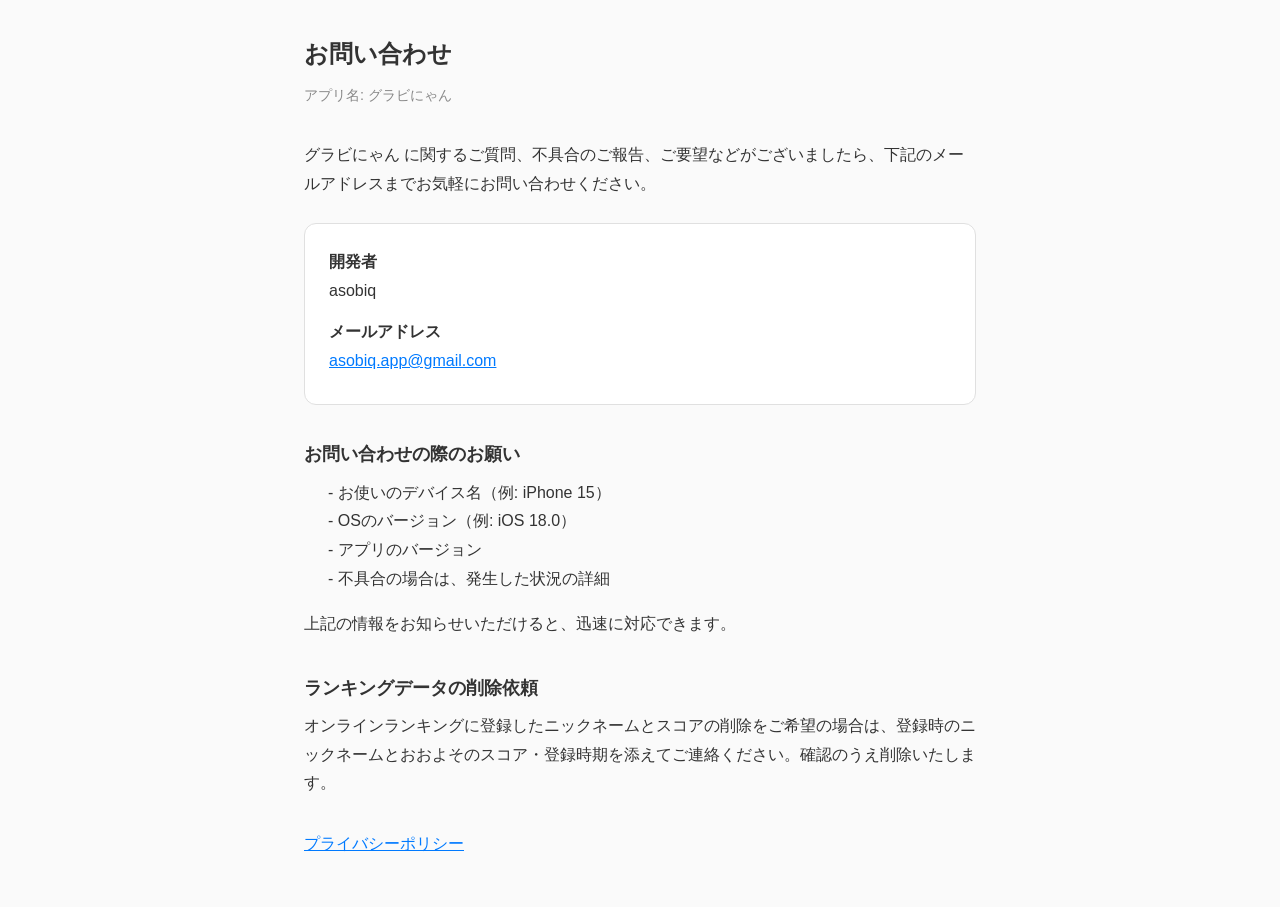
<file: apps/gravinyan/contact.html>
<!DOCTYPE html>
<html lang="ja">
<head>
<meta charset="UTF-8">
<meta name="viewport" content="width=device-width, initial-scale=1.0">
<title>お問い合わせ — グラビにゃん</title>
<style>
  * { margin: 0; padding: 0; box-sizing: border-box; }
  body {
    font-family: -apple-system, BlinkMacSystemFont, "Hiragino Sans", "Yu Gothic", sans-serif;
    line-height: 1.8;
    color: #333;
    background: #fafafa;
    padding: 2rem 1.5rem;
    max-width: 720px;
    margin: 0 auto;
  }
  h1 { font-size: 1.5rem; margin-bottom: 0.5rem; }
  h2 { font-size: 1.15rem; margin-top: 2rem; margin-bottom: 0.5rem; }
  p, ul { margin-bottom: 1rem; }
  ul { padding-left: 1.5rem; list-style: none; }
  .date { color: #888; font-size: 0.9rem; margin-bottom: 2rem; }
  a { color: #007aff; }
  .contact-box {
    background: #fff;
    border: 1px solid #e0e0e0;
    border-radius: 12px;
    padding: 1.5rem;
    margin: 1.5rem 0;
  }
  .contact-box dt {
    font-weight: 600;
    margin-top: 0.8rem;
  }
  .contact-box dt:first-child {
    margin-top: 0;
  }
  .contact-box dd {
    margin-left: 0;
    margin-bottom: 0.3rem;
  }
  .back { margin-top: 2rem; }
</style>
</head>
<body>

<h1>お問い合わせ</h1>
<p class="date">アプリ名: グラビにゃん</p>

<p>グラビにゃん に関するご質問、不具合のご報告、ご要望などがございましたら、下記のメールアドレスまでお気軽にお問い合わせください。</p>

<div class="contact-box">
  <dl>
    <dt>開発者</dt>
    <dd>asobiq</dd>

    <dt>メールアドレス</dt>
    <dd><a href="mailto:asobiq.app@gmail.com">asobiq.app@gmail.com</a></dd>
  </dl>
</div>

<h2>お問い合わせの際のお願い</h2>
<ul>
  <li>- お使いのデバイス名（例: iPhone 15）</li>
  <li>- OSのバージョン（例: iOS 18.0）</li>
  <li>- アプリのバージョン</li>
  <li>- 不具合の場合は、発生した状況の詳細</li>
</ul>
<p>上記の情報をお知らせいただけると、迅速に対応できます。</p>

<h2>ランキングデータの削除依頼</h2>
<p>オンラインランキングに登録したニックネームとスコアの削除をご希望の場合は、登録時のニックネームとおおよそのスコア・登録時期を添えてご連絡ください。確認のうえ削除いたします。</p>

<p class="back"><a href="privacy-policy.html">プライバシーポリシー</a></p>

</body>
</html>
</file>
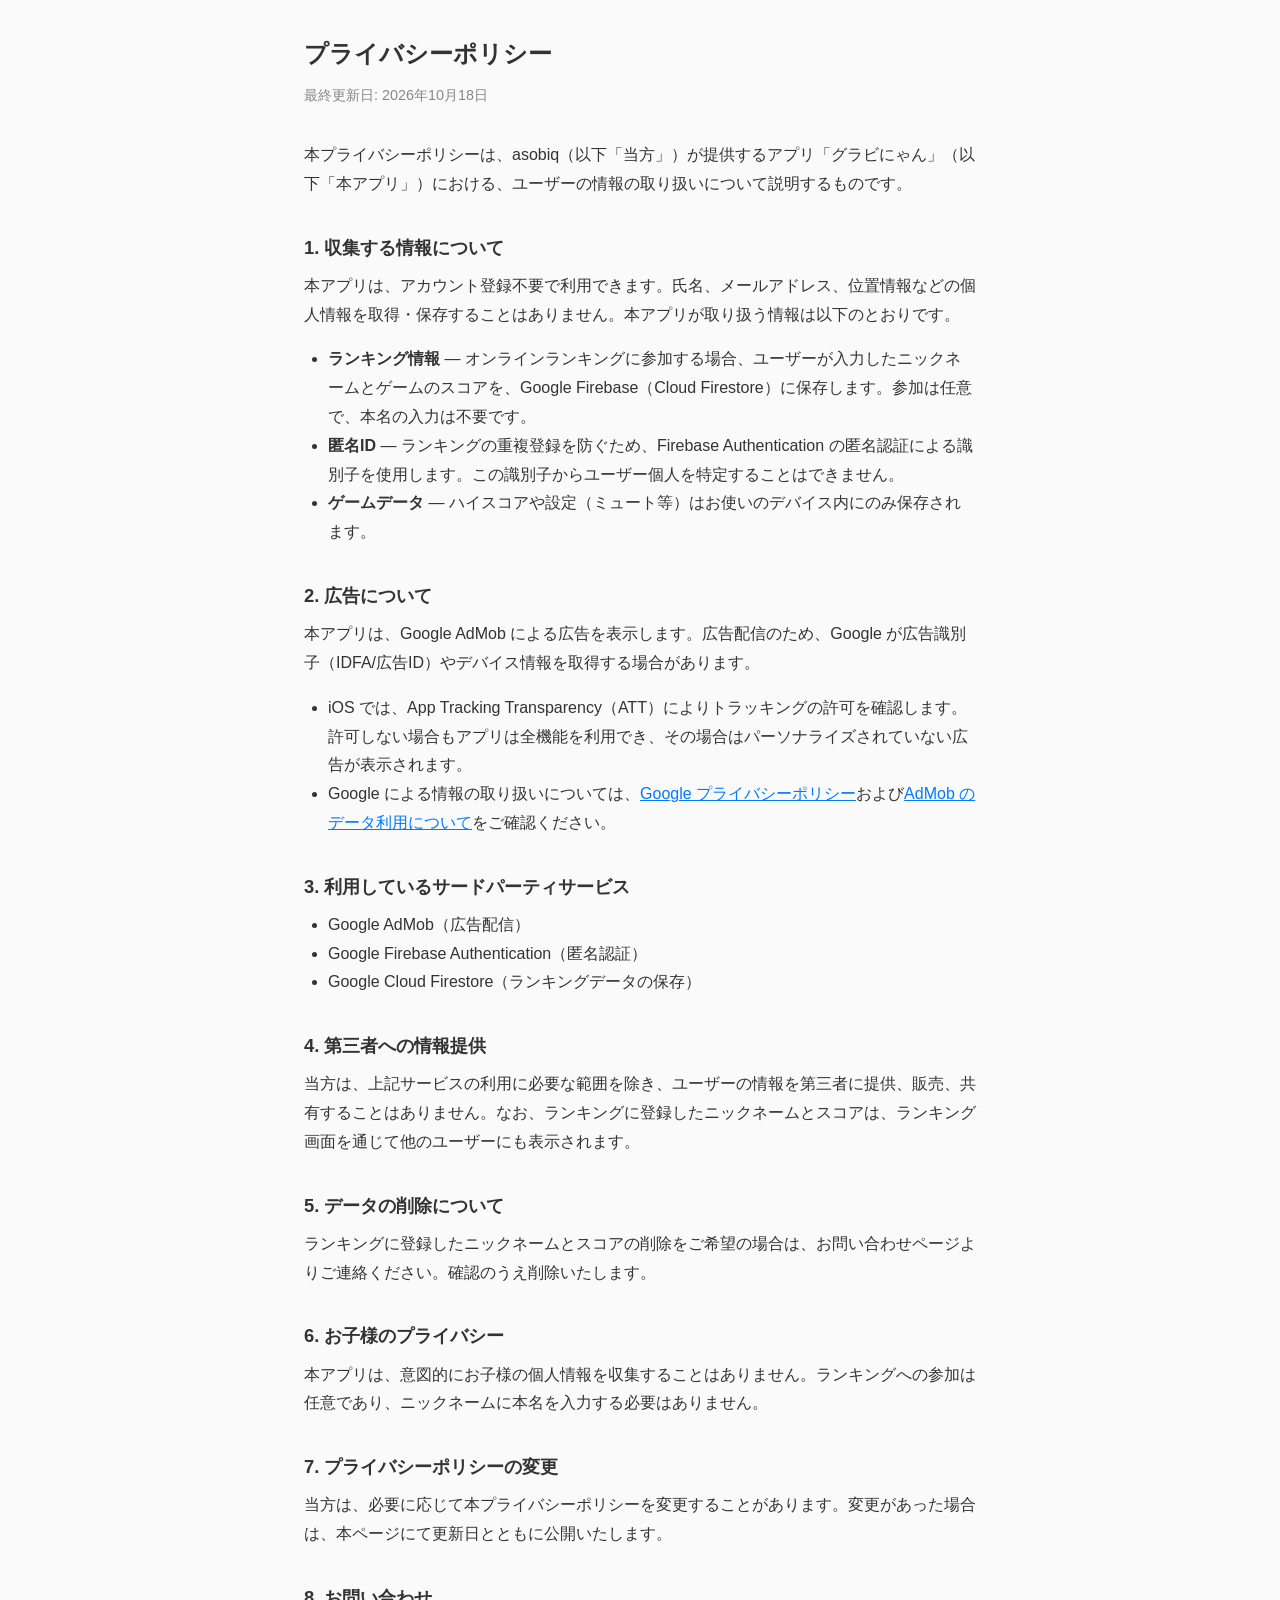
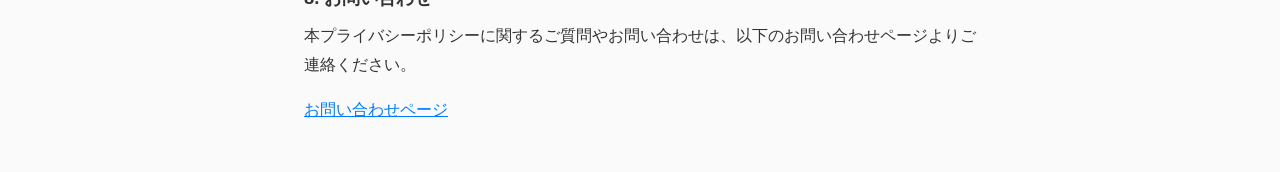
<file: apps/gravinyan/privacy-policy.html>
<!DOCTYPE html>
<html lang="ja">
<head>
<meta charset="UTF-8">
<meta name="viewport" content="width=device-width, initial-scale=1.0">
<title>プライバシーポリシー — グラビにゃん</title>
<style>
  * { margin: 0; padding: 0; box-sizing: border-box; }
  body {
    font-family: -apple-system, BlinkMacSystemFont, "Hiragino Sans", "Yu Gothic", sans-serif;
    line-height: 1.8;
    color: #333;
    background: #fafafa;
    padding: 2rem 1.5rem;
    max-width: 720px;
    margin: 0 auto;
  }
  h1 { font-size: 1.5rem; margin-bottom: 0.5rem; }
  h2 { font-size: 1.15rem; margin-top: 2rem; margin-bottom: 0.5rem; }
  p, ul { margin-bottom: 1rem; }
  ul { padding-left: 1.5rem; }
  .date { color: #888; font-size: 0.9rem; margin-bottom: 2rem; }
  a { color: #007aff; }
</style>
</head>
<body>

<h1>プライバシーポリシー</h1>
<p class="date">最終更新日: 2026年10月18日</p>

<p>本プライバシーポリシーは、asobiq（以下「当方」）が提供するアプリ「グラビにゃん」（以下「本アプリ」）における、ユーザーの情報の取り扱いについて説明するものです。</p>

<h2>1. 収集する情報について</h2>
<p>本アプリは、アカウント登録不要で利用できます。氏名、メールアドレス、位置情報などの個人情報を取得・保存することはありません。本アプリが取り扱う情報は以下のとおりです。</p>
<ul>
  <li><strong>ランキング情報</strong> — オンラインランキングに参加する場合、ユーザーが入力したニックネームとゲームのスコアを、Google Firebase（Cloud Firestore）に保存します。参加は任意で、本名の入力は不要です。</li>
  <li><strong>匿名ID</strong> — ランキングの重複登録を防ぐため、Firebase Authentication の匿名認証による識別子を使用します。この識別子からユーザー個人を特定することはできません。</li>
  <li><strong>ゲームデータ</strong> — ハイスコアや設定（ミュート等）はお使いのデバイス内にのみ保存されます。</li>
</ul>

<h2>2. 広告について</h2>
<p>本アプリは、Google AdMob による広告を表示します。広告配信のため、Google が広告識別子（IDFA/広告ID）やデバイス情報を取得する場合があります。</p>
<ul>
  <li>iOS では、App Tracking Transparency（ATT）によりトラッキングの許可を確認します。許可しない場合もアプリは全機能を利用でき、その場合はパーソナライズされていない広告が表示されます。</li>
  <li>Google による情報の取り扱いについては、<a href="https://policies.google.com/privacy" target="_blank" rel="noopener">Google プライバシーポリシー</a>および<a href="https://support.google.com/admob/answer/6128543" target="_blank" rel="noopener">AdMob のデータ利用について</a>をご確認ください。</li>
</ul>

<h2>3. 利用しているサードパーティサービス</h2>
<ul>
  <li>Google AdMob（広告配信）</li>
  <li>Google Firebase Authentication（匿名認証）</li>
  <li>Google Cloud Firestore（ランキングデータの保存）</li>
</ul>

<h2>4. 第三者への情報提供</h2>
<p>当方は、上記サービスの利用に必要な範囲を除き、ユーザーの情報を第三者に提供、販売、共有することはありません。なお、ランキングに登録したニックネームとスコアは、ランキング画面を通じて他のユーザーにも表示されます。</p>

<h2>5. データの削除について</h2>
<p>ランキングに登録したニックネームとスコアの削除をご希望の場合は、お問い合わせページよりご連絡ください。確認のうえ削除いたします。</p>

<h2>6. お子様のプライバシー</h2>
<p>本アプリは、意図的にお子様の個人情報を収集することはありません。ランキングへの参加は任意であり、ニックネームに本名を入力する必要はありません。</p>

<h2>7. プライバシーポリシーの変更</h2>
<p>当方は、必要に応じて本プライバシーポリシーを変更することがあります。変更があった場合は、本ページにて更新日とともに公開いたします。</p>

<h2>8. お問い合わせ</h2>
<p>本プライバシーポリシーに関するご質問やお問い合わせは、以下のお問い合わせページよりご連絡ください。</p>
<p><a href="contact.html">お問い合わせページ</a></p>

</body>
</html>
</file>
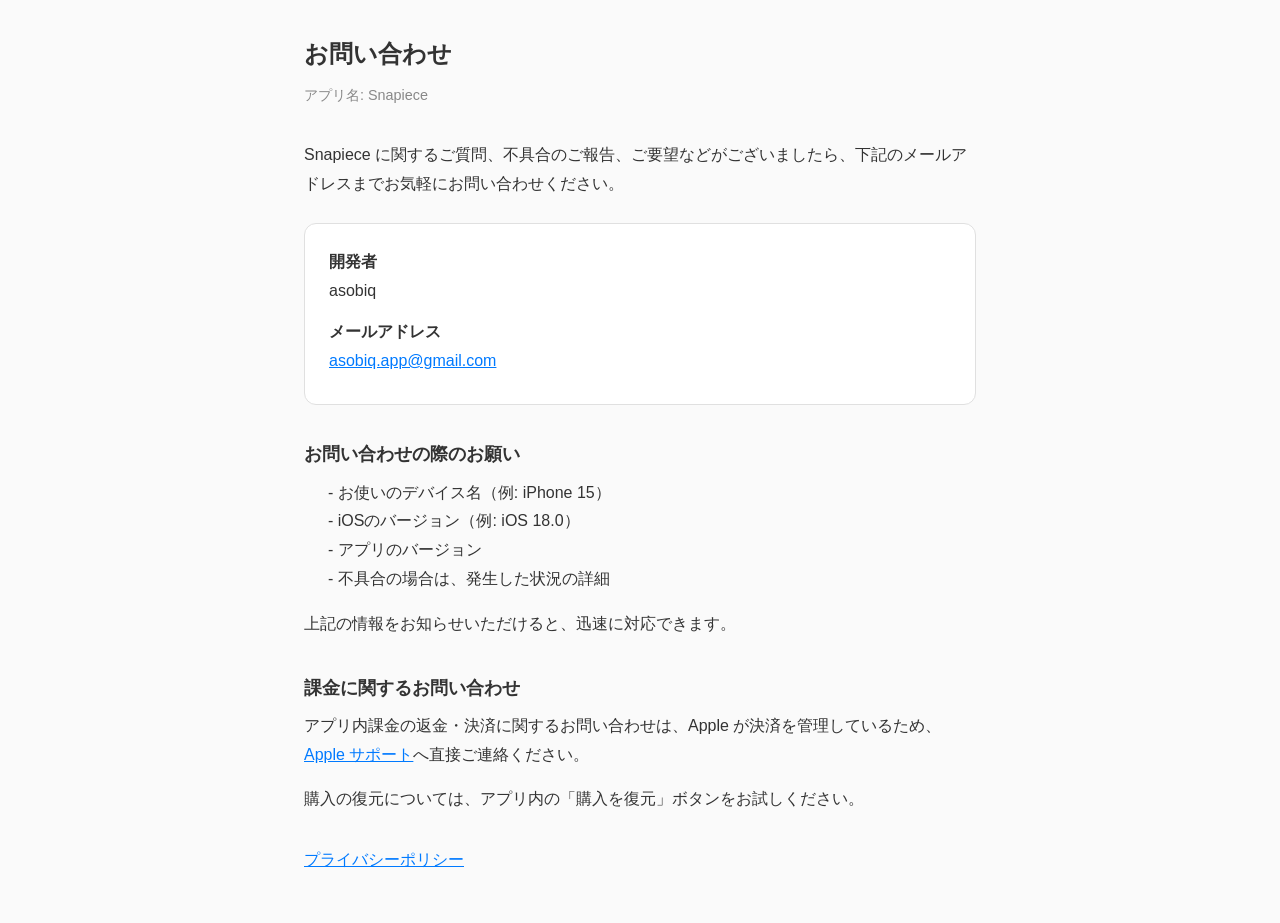
<file: apps/snapiece/contact.html>
<!DOCTYPE html>
<html lang="ja">
<head>
<meta charset="UTF-8">
<meta name="viewport" content="width=device-width, initial-scale=1.0">
<title>お問い合わせ — Snapiece</title>
<style>
  * { margin: 0; padding: 0; box-sizing: border-box; }
  body {
    font-family: -apple-system, BlinkMacSystemFont, "Hiragino Sans", "Yu Gothic", sans-serif;
    line-height: 1.8;
    color: #333;
    background: #fafafa;
    padding: 2rem 1.5rem;
    max-width: 720px;
    margin: 0 auto;
  }
  h1 { font-size: 1.5rem; margin-bottom: 0.5rem; }
  h2 { font-size: 1.15rem; margin-top: 2rem; margin-bottom: 0.5rem; }
  p, ul { margin-bottom: 1rem; }
  ul { padding-left: 1.5rem; list-style: none; }
  .date { color: #888; font-size: 0.9rem; margin-bottom: 2rem; }
  a { color: #007aff; }
  .contact-box {
    background: #fff;
    border: 1px solid #e0e0e0;
    border-radius: 12px;
    padding: 1.5rem;
    margin: 1.5rem 0;
  }
  .contact-box dt {
    font-weight: 600;
    margin-top: 0.8rem;
  }
  .contact-box dt:first-child {
    margin-top: 0;
  }
  .contact-box dd {
    margin-left: 0;
    margin-bottom: 0.3rem;
  }
  .back { margin-top: 2rem; }
</style>
</head>
<body>

<h1>お問い合わせ</h1>
<p class="date">アプリ名: Snapiece</p>

<p>Snapiece に関するご質問、不具合のご報告、ご要望などがございましたら、下記のメールアドレスまでお気軽にお問い合わせください。</p>

<div class="contact-box">
  <dl>
    <dt>開発者</dt>
    <dd>asobiq</dd>

    <dt>メールアドレス</dt>
    <dd><a href="mailto:asobiq.app@gmail.com">asobiq.app@gmail.com</a></dd>
  </dl>
</div>

<h2>お問い合わせの際のお願い</h2>
<ul>
  <li>- お使いのデバイス名（例: iPhone 15）</li>
  <li>- iOSのバージョン（例: iOS 18.0）</li>
  <li>- アプリのバージョン</li>
  <li>- 不具合の場合は、発生した状況の詳細</li>
</ul>
<p>上記の情報をお知らせいただけると、迅速に対応できます。</p>

<h2>課金に関するお問い合わせ</h2>
<p>アプリ内課金の返金・決済に関するお問い合わせは、Apple が決済を管理しているため、<a href="https://support.apple.com/ja-jp/HT204084" target="_blank" rel="noopener">Apple サポート</a>へ直接ご連絡ください。</p>
<p>購入の復元については、アプリ内の「購入を復元」ボタンをお試しください。</p>

<p class="back"><a href="privacy-policy.html">プライバシーポリシー</a></p>

</body>
</html>
</file>
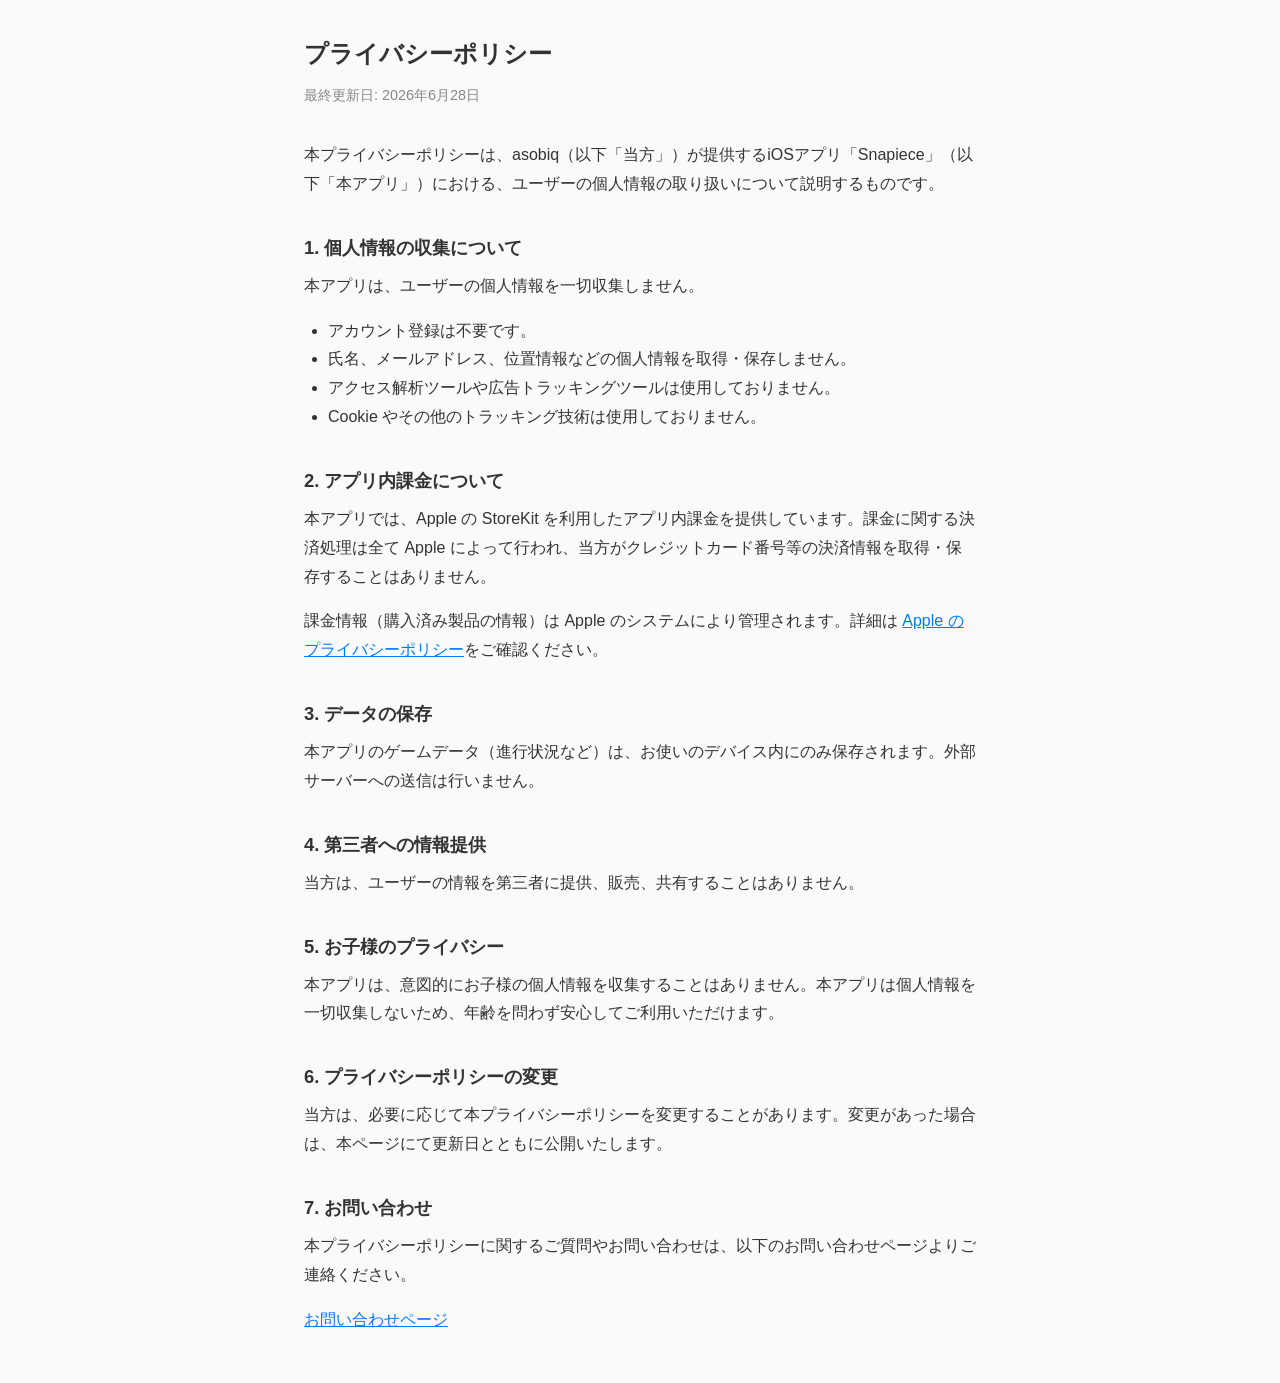
<file: apps/snapiece/privacy-policy.html>
<!DOCTYPE html>
<html lang="ja">
<head>
<meta charset="UTF-8">
<meta name="viewport" content="width=device-width, initial-scale=1.0">
<title>プライバシーポリシー — Snapiece</title>
<style>
  * { margin: 0; padding: 0; box-sizing: border-box; }
  body {
    font-family: -apple-system, BlinkMacSystemFont, "Hiragino Sans", "Yu Gothic", sans-serif;
    line-height: 1.8;
    color: #333;
    background: #fafafa;
    padding: 2rem 1.5rem;
    max-width: 720px;
    margin: 0 auto;
  }
  h1 { font-size: 1.5rem; margin-bottom: 0.5rem; }
  h2 { font-size: 1.15rem; margin-top: 2rem; margin-bottom: 0.5rem; }
  p, ul { margin-bottom: 1rem; }
  ul { padding-left: 1.5rem; }
  .date { color: #888; font-size: 0.9rem; margin-bottom: 2rem; }
  a { color: #007aff; }
</style>
</head>
<body>

<h1>プライバシーポリシー</h1>
<p class="date">最終更新日: 2026年6月28日</p>

<p>本プライバシーポリシーは、asobiq（以下「当方」）が提供するiOSアプリ「Snapiece」（以下「本アプリ」）における、ユーザーの個人情報の取り扱いについて説明するものです。</p>

<h2>1. 個人情報の収集について</h2>
<p>本アプリは、ユーザーの個人情報を一切収集しません。</p>
<ul>
  <li>アカウント登録は不要です。</li>
  <li>氏名、メールアドレス、位置情報などの個人情報を取得・保存しません。</li>
  <li>アクセス解析ツールや広告トラッキングツールは使用しておりません。</li>
  <li>Cookie やその他のトラッキング技術は使用しておりません。</li>
</ul>

<h2>2. アプリ内課金について</h2>
<p>本アプリでは、Apple の StoreKit を利用したアプリ内課金を提供しています。課金に関する決済処理は全て Apple によって行われ、当方がクレジットカード番号等の決済情報を取得・保存することはありません。</p>
<p>課金情報（購入済み製品の情報）は Apple のシステムにより管理されます。詳細は <a href="https://www.apple.com/legal/privacy/" target="_blank" rel="noopener">Apple のプライバシーポリシー</a>をご確認ください。</p>

<h2>3. データの保存</h2>
<p>本アプリのゲームデータ（進行状況など）は、お使いのデバイス内にのみ保存されます。外部サーバーへの送信は行いません。</p>

<h2>4. 第三者への情報提供</h2>
<p>当方は、ユーザーの情報を第三者に提供、販売、共有することはありません。</p>

<h2>5. お子様のプライバシー</h2>
<p>本アプリは、意図的にお子様の個人情報を収集することはありません。本アプリは個人情報を一切収集しないため、年齢を問わず安心してご利用いただけます。</p>

<h2>6. プライバシーポリシーの変更</h2>
<p>当方は、必要に応じて本プライバシーポリシーを変更することがあります。変更があった場合は、本ページにて更新日とともに公開いたします。</p>

<h2>7. お問い合わせ</h2>
<p>本プライバシーポリシーに関するご質問やお問い合わせは、以下のお問い合わせページよりご連絡ください。</p>
<p><a href="contact.html">お問い合わせページ</a></p>

</body>
</html>
</file>
<file: iwaoshi/assets/fonts/fonts.css>
/* devanagari */
@font-face {
  font-family: 'Baloo 2';
  font-style: normal;
  font-weight: 500;
  font-display: swap;
  src: url(f000.woff2) format('woff2');
  unicode-range: U+0900-097F, U+1CD0-1CF9, U+200C-200D, U+20A8, U+20B9, U+20F0, U+25CC, U+A830-A839, U+A8E0-A8FF, U+11B00-11B09;
}
/* vietnamese */
@font-face {
  font-family: 'Baloo 2';
  font-style: normal;
  font-weight: 500;
  font-display: swap;
  src: url(f001.woff2) format('woff2');
  unicode-range: U+0102-0103, U+0110-0111, U+0128-0129, U+0168-0169, U+01A0-01A1, U+01AF-01B0, U+0300-0301, U+0303-0304, U+0308-0309, U+0323, U+0329, U+1EA0-1EF9, U+20AB;
}
/* latin-ext */
@font-face {
  font-family: 'Baloo 2';
  font-style: normal;
  font-weight: 500;
  font-display: swap;
  src: url(f002.woff2) format('woff2');
  unicode-range: U+0100-02BA, U+02BD-02C5, U+02C7-02CC, U+02CE-02D7, U+02DD-02FF, U+0304, U+0308, U+0329, U+1D00-1DBF, U+1E00-1E9F, U+1EF2-1EFF, U+2020, U+20A0-20AB, U+20AD-20C0, U+2113, U+2C60-2C7F, U+A720-A7FF;
}
/* latin */
@font-face {
  font-family: 'Baloo 2';
  font-style: normal;
  font-weight: 500;
  font-display: swap;
  src: url(f003.woff2) format('woff2');
  unicode-range: U+0000-00FF, U+0131, U+0152-0153, U+02BB-02BC, U+02C6, U+02DA, U+02DC, U+0304, U+0308, U+0329, U+2000-206F, U+20AC, U+2122, U+2191, U+2193, U+2212, U+2215, U+FEFF, U+FFFD;
}
/* devanagari */
@font-face {
  font-family: 'Baloo 2';
  font-style: normal;
  font-weight: 700;
  font-display: swap;
  src: url(f000.woff2) format('woff2');
  unicode-range: U+0900-097F, U+1CD0-1CF9, U+200C-200D, U+20A8, U+20B9, U+20F0, U+25CC, U+A830-A839, U+A8E0-A8FF, U+11B00-11B09;
}
/* vietnamese */
@font-face {
  font-family: 'Baloo 2';
  font-style: normal;
  font-weight: 700;
  font-display: swap;
  src: url(f001.woff2) format('woff2');
  unicode-range: U+0102-0103, U+0110-0111, U+0128-0129, U+0168-0169, U+01A0-01A1, U+01AF-01B0, U+0300-0301, U+0303-0304, U+0308-0309, U+0323, U+0329, U+1EA0-1EF9, U+20AB;
}
/* latin-ext */
@font-face {
  font-family: 'Baloo 2';
  font-style: normal;
  font-weight: 700;
  font-display: swap;
  src: url(f002.woff2) format('woff2');
  unicode-range: U+0100-02BA, U+02BD-02C5, U+02C7-02CC, U+02CE-02D7, U+02DD-02FF, U+0304, U+0308, U+0329, U+1D00-1DBF, U+1E00-1E9F, U+1EF2-1EFF, U+2020, U+20A0-20AB, U+20AD-20C0, U+2113, U+2C60-2C7F, U+A720-A7FF;
}
/* latin */
@font-face {
  font-family: 'Baloo 2';
  font-style: normal;
  font-weight: 700;
  font-display: swap;
  src: url(f003.woff2) format('woff2');
  unicode-range: U+0000-00FF, U+0131, U+0152-0153, U+02BB-02BC, U+02C6, U+02DA, U+02DC, U+0304, U+0308, U+0329, U+2000-206F, U+20AC, U+2122, U+2191, U+2193, U+2212, U+2215, U+FEFF, U+FFFD;
}
@font-face {
  font-family: 'DotGothic16';
  font-style: normal;
  font-weight: 400;
  font-display: swap;
  src: url(f004.woff2) format('woff2');
  unicode-range: U+25ee8, U+25f23, U+25f5c, U+25fd4, U+25fe0, U+25ffb, U+2600c, U+26017, U+26060, U+260ed, U+26222, U+2626a, U+26270, U+26286, U+2634c, U+26402, U+2667e, U+266b0, U+2671d, U+268dd, U+268ea, U+26951, U+2696f, U+26999, U+269dd, U+26a1e, U+26a58, U+26a8c, U+26ab7, U+26aff, U+26c29, U+26c73, U+26c9e, U+26cdd, U+26e40, U+26e65, U+26f94, U+26ff6-26ff8, U+270f4, U+2710d, U+27139, U+273da-273db, U+273fe, U+27410, U+27449, U+27614-27615, U+27631, U+27684, U+27693, U+2770e, U+27723, U+27752, U+278b2, U+27985, U+279b4, U+27a84, U+27bb3, U+27bbe, U+27bc7, U+27c3c, U+27cb8, U+27d73, U+27da0, U+27e10, U+27eaf, U+27fb7, U+2808a, U+280bb, U+28277, U+28282, U+282f3, U+283cd, U+2840c, U+28455, U+284dc, U+2856b, U+285c8-285c9, U+286d7, U+286fa, U+28946, U+28949, U+2896b, U+28987-28988, U+289ba-289bb, U+28a1e, U+28a29, U+28a43, U+28a71, U+28a99, U+28acd, U+28add, U+28ae4, U+28bc1, U+28bef, U+28cdd, U+28d10, U+28d71, U+28dfb, U+28e0f, U+28e17, U+28e1f, U+28e36, U+28e89, U+28eeb, U+28ef6, U+28f32, U+28ff8, U+292a0, U+292b1, U+29490, U+295cf, U+2967f, U+296f0, U+29719, U+29750, U+29810, U+298c6, U+29a72, U+29d4b, U+29ddb, U+29e15, U+29e3d, U+29e49, U+29e8a, U+29ec4, U+29edb, U+29ee9, U+29fce, U+29fd7, U+2a01a, U+2a02f, U+2a082, U+2a0f9, U+2a190, U+2a2b2, U+2a38c, U+2a437, U+2a5f1, U+2a602, U+2a61a, U+2a6b2, U+2a9e6, U+2b746, U+2b751, U+2b753, U+2b75a, U+2b75c, U+2b765, U+2b776-2b777, U+2b77c, U+2b782, U+2b789, U+2b78b, U+2b78e, U+2b794, U+2b7ac, U+2b7af, U+2b7bd, U+2b7c9, U+2b7cf, U+2b7d2, U+2b7d8, U+2b7f0, U+2b80d, U+2b817, U+2b81a, U+2d544, U+2e278, U+2e569, U+2e6ea, U+2f804, U+2f80f, U+2f815, U+2f818, U+2f81a, U+2f822, U+2f828, U+2f82c, U+2f833, U+2f83f, U+2f846, U+2f852, U+2f862, U+2f86d, U+2f873, U+2f877, U+2f884, U+2f899-2f89a, U+2f8a6, U+2f8ac, U+2f8b2, U+2f8b6, U+2f8d3, U+2f8db-2f8dc, U+2f8e1, U+2f8e5, U+2f8ea, U+2f8ed, U+2f8fc, U+2f903, U+2f90b, U+2f90f, U+2f91a, U+2f920-2f921, U+2f945, U+2f947, U+2f96c, U+2f995, U+2f9d0, U+2f9de-2f9df, U+2f9f4;
}
@font-face {
  font-family: 'DotGothic16';
  font-style: normal;
  font-weight: 400;
  font-display: swap;
  src: url(f005.woff2) format('woff2');
  unicode-range: U+1f235-1f23b, U+1f240-1f248, U+1f250-1f251, U+2000b, U+20089-2008a, U+200a2, U+200a4, U+200b0, U+200f5, U+20158, U+201a2, U+20213, U+2032b, U+20371, U+20381, U+203f9, U+2044a, U+20509, U+2053f, U+205b1, U+205d6, U+20611, U+20628, U+206ec, U+2074f, U+207c8, U+20807, U+2083a, U+208b9, U+2090e, U+2097c, U+20984, U+2099d, U+20a64, U+20ad3, U+20b1d, U+20b9f, U+20bb7, U+20d45, U+20d58, U+20de1, U+20e64, U+20e6d, U+20e95, U+20f5f, U+21201, U+2123d, U+21255, U+21274, U+2127b, U+212d7, U+212e4, U+212fd, U+2131b, U+21336, U+21344, U+213c4, U+2146d-2146e, U+215d7, U+21647, U+216b4, U+21706, U+21742, U+218bd, U+219c3, U+21a1a, U+21c56, U+21d2d, U+21d45, U+21d62, U+21d78, U+21d92, U+21d9c, U+21da1, U+21db7, U+21de0, U+21e33-21e34, U+21f1e, U+21f76, U+21ffa, U+2217b, U+22218, U+2231e, U+223ad, U+22609, U+226f3, U+2285b, U+228ab, U+2298f, U+22ab8, U+22b46, U+22b4f-22b50, U+22ba6, U+22c1d, U+22c24, U+22de1, U+22e42, U+22feb, U+231b6, U+231c3-231c4, U+231f5, U+23372, U+233cc, U+233d0, U+233d2-233d3, U+233d5, U+233da, U+233df, U+233e4, U+233fe, U+2344a-2344b, U+23451, U+23465, U+234e4, U+2355a, U+23594, U+235c4, U+23638-2363a, U+23647, U+2370c, U+2371c, U+2373f, U+23763-23764, U+237e7, U+237f1, U+237ff, U+23824, U+2383d, U+23a98, U+23c7f, U+23cbe, U+23cfe, U+23d00, U+23d0e, U+23d40, U+23dd3, U+23df9-23dfa, U+23f7e, U+2404b, U+24096, U+24103, U+241c6, U+241fe, U+242ee, U+243bc, U+243d0, U+24629, U+246a5, U+247f1, U+24896, U+248e9, U+24a4d, U+24b56, U+24b6f, U+24c16, U+24d14, U+24e04, U+24e0e, U+24e37, U+24e6a, U+24e8b, U+24ff2, U+2504a, U+25055, U+25122, U+251a9, U+251cd, U+251e5, U+2521e, U+2524c, U+2542e, U+2548e, U+254d9, U+2550e, U+255a7, U+2567f, U+25771, U+257a9, U+257b4, U+25874, U+259c4, U+259cc, U+259d4, U+25ad7, U+25ae3-25ae4, U+25af1, U+25bb2, U+25c4b, U+25c64, U+25da1, U+25e2e, U+25e56, U+25e62, U+25e65, U+25ec2, U+25ed8;
}
@font-face {
  font-family: 'DotGothic16';
  font-style: normal;
  font-weight: 400;
  font-display: swap;
  src: url(f006.woff2) format('woff2');
  unicode-range: U+ffd7, U+ffda-ffdc, U+ffe0-ffe2, U+ffe4, U+ffe6, U+ffe8-ffee, U+1f100-1f10c, U+1f110-1f16c, U+1f170-1f1ac, U+1f200-1f202, U+1f210-1f234;
}
@font-face {
  font-family: 'DotGothic16';
  font-style: normal;
  font-weight: 400;
  font-display: swap;
  src: url(f007.woff2) format('woff2');
  unicode-range: U+fa10, U+fa12-fa6d, U+fb00-fb04, U+fe10-fe19, U+fe30-fe42, U+fe44-fe52, U+fe54-fe66, U+fe68-fe6b, U+ff02, U+ff04, U+ff07, U+ff51, U+ff5b, U+ff5d, U+ff5f-ff60, U+ff66, U+ff69, U+ff87, U+ffa1-ffbe, U+ffc2-ffc7, U+ffca-ffcf, U+ffd2-ffd6;
}
@font-face {
  font-family: 'DotGothic16';
  font-style: normal;
  font-weight: 400;
  font-display: swap;
  src: url(f008.woff2) format('woff2');
  unicode-range: U+f92d-f959, U+f95b-f9f2, U+f9f4-fa0b, U+fa0e-fa0f;
}
@font-face {
  font-family: 'DotGothic16';
  font-style: normal;
  font-weight: 400;
  font-display: swap;
  src: url(f009.woff2) format('woff2');
  unicode-range: U+9e8b-9e8c, U+9e8e-9e8f, U+9e91-9e92, U+9e95-9e96, U+9e98, U+9e9b, U+9e9d-9e9e, U+9ea4-9ea5, U+9ea8-9eaa, U+9eac-9eb0, U+9eb3-9eb5, U+9eb8, U+9ebc-9ebf, U+9ec3, U+9ec6, U+9ec8, U+9ecb-9ecd, U+9ecf-9ed1, U+9ed4-9ed5, U+9ed8, U+9edb-9ee0, U+9ee4-9ee5, U+9ee7-9ee8, U+9eec-9ef2, U+9ef4-9ef9, U+9efb-9eff, U+9f02-9f03, U+9f07-9f09, U+9f0e-9f12, U+9f14-9f17, U+9f19-9f1b, U+9f1f-9f22, U+9f26, U+9f2a-9f2c, U+9f2f, U+9f31-9f32, U+9f34, U+9f37, U+9f39-9f3a, U+9f3c-9f3f, U+9f41, U+9f43-9f47, U+9f4a, U+9f4e-9f50, U+9f52-9f58, U+9f5a, U+9f5d-9f61, U+9f63, U+9f66-9f6a, U+9f6c-9f73, U+9f75-9f77, U+9f7a, U+9f7d, U+9f7f, U+9f8f-9f92, U+9f94-9f97, U+9f99, U+9f9c-9fa3, U+9fa5, U+9fb4, U+9fbc-9fc2, U+9fc4, U+9fc6, U+9fcc, U+f900-f92c;
}
@font-face {
  font-family: 'DotGothic16';
  font-style: normal;
  font-weight: 400;
  font-display: swap;
  src: url(f010.woff2) format('woff2');
  unicode-range: U+9c3e, U+9c41, U+9c43-9c4a, U+9c4e-9c50, U+9c52-9c54, U+9c56, U+9c58, U+9c5a-9c61, U+9c63, U+9c65, U+9c67-9c6b, U+9c6d-9c6e, U+9c70, U+9c72, U+9c75-9c78, U+9c7a-9c7c, U+9ce6-9ce7, U+9ceb-9cec, U+9cf0, U+9cf2, U+9cf6-9cf7, U+9cf9, U+9d02-9d03, U+9d06-9d09, U+9d0b, U+9d0e, U+9d11-9d12, U+9d15, U+9d17-9d18, U+9d1b-9d1f, U+9d23, U+9d26, U+9d2a-9d2c, U+9d2f-9d30, U+9d32-9d34, U+9d3a, U+9d3c-9d3f, U+9d41-9d48, U+9d4a, U+9d50-9d54, U+9d59, U+9d5d-9d65, U+9d69-9d6c, U+9d6f-9d70, U+9d72-9d73, U+9d76-9d77, U+9d7a-9d7c, U+9d7e, U+9d83-9d84, U+9d86-9d87, U+9d89-9d8a, U+9d8d-9d8e, U+9d92-9d93, U+9d95-9d9a, U+9da1, U+9da4, U+9da9-9dac, U+9dae, U+9db1-9db2, U+9db5, U+9db8-9dbd, U+9dbf-9dc4, U+9dc6-9dc7, U+9dc9-9dca, U+9dcf, U+9dd3-9dd7, U+9dd9-9dda, U+9dde-9de0, U+9de3, U+9de5-9de7, U+9de9, U+9deb, U+9ded-9df0, U+9df3-9df4, U+9df8, U+9dfd-9dfe, U+9e02, U+9e07, U+9e0a, U+9e0d-9e0e, U+9e10-9e12, U+9e15-9e16, U+9e19-9e1f, U+9e75, U+9e79-9e7d, U+9e80-9e85, U+9e87-9e88;
}
@font-face {
  font-family: 'DotGothic16';
  font-style: normal;
  font-weight: 400;
  font-display: swap;
  src: url(f011.woff2) format('woff2');
  unicode-range: U+9ae5-9ae7, U+9ae9, U+9aeb-9aec, U+9aee-9aef, U+9af1-9af5, U+9af7, U+9af9-9afb, U+9afd, U+9aff-9b06, U+9b08-9b09, U+9b0b-9b0e, U+9b10, U+9b12, U+9b16, U+9b18-9b1d, U+9b1f-9b20, U+9b22-9b23, U+9b25-9b2f, U+9b32-9b35, U+9b37, U+9b39-9b3b, U+9b3d, U+9b43-9b44, U+9b48, U+9b4b-9b4f, U+9b51, U+9b55-9b58, U+9b5b, U+9b5e, U+9b61, U+9b63, U+9b65-9b66, U+9b68, U+9b6a-9b6f, U+9b72-9b79, U+9b7f-9b80, U+9b83-9b87, U+9b89-9b8b, U+9b8d, U+9b8f-9b94, U+9b96-9b97, U+9b9a, U+9b9d-9ba0, U+9ba6-9ba7, U+9ba9-9baa, U+9bac, U+9bb0-9bb2, U+9bb4, U+9bb7-9bb9, U+9bbb-9bbc, U+9bbe-9bc1, U+9bc6-9bc8, U+9bca, U+9bce-9bd2, U+9bd4, U+9bd7-9bd8, U+9bdd, U+9bdf, U+9be1-9be5, U+9be7, U+9bea-9beb, U+9bee-9bf3, U+9bf5, U+9bf7-9bfa, U+9bfd, U+9bff-9c00, U+9c02, U+9c04, U+9c06, U+9c08-9c0d, U+9c0f-9c16, U+9c18-9c1e, U+9c21-9c2a, U+9c2d-9c32, U+9c35-9c37, U+9c39-9c3a, U+9c3d;
}
@font-face {
  font-family: 'DotGothic16';
  font-style: normal;
  font-weight: 400;
  font-display: swap;
  src: url(f012.woff2) format('woff2');
  unicode-range: U+98eb, U+98ed-98ee, U+98f0-98f1, U+98f3, U+98f6, U+9902, U+9907-9909, U+9911-9912, U+9914-9918, U+991a-9922, U+9924, U+9926-9927, U+992b-992c, U+992e, U+9931-9935, U+9939-993e, U+9940-9942, U+9945-9949, U+994b-994e, U+9950-9952, U+9954-9955, U+9958-9959, U+995b-995c, U+995e-9960, U+9963, U+9997-9998, U+999b, U+999d-999f, U+99a3, U+99a5-99a6, U+99a8, U+99ad-99ae, U+99b0-99b2, U+99b5, U+99b9-99ba, U+99bc-99bd, U+99bf, U+99c1, U+99c3, U+99c8-99c9, U+99d1, U+99d3-99d5, U+99d8-99df, U+99e1-99e2, U+99e7, U+99ea-99ee, U+99f0-99f2, U+99f4-99f5, U+99f8-99f9, U+99fb-99fe, U+9a01-9a05, U+9a08, U+9a0a-9a0c, U+9a0f-9a11, U+9a16, U+9a1a, U+9a1e, U+9a20, U+9a22-9a24, U+9a27, U+9a2b, U+9a2d-9a2e, U+9a31, U+9a33, U+9a35-9a38, U+9a3e, U+9a40-9a45, U+9a47, U+9a4a-9a4e, U+9a51-9a52, U+9a54-9a58, U+9a5b, U+9a5d, U+9a5f, U+9a62, U+9a64-9a65, U+9a69-9a6c, U+9aaa, U+9aac-9ab0, U+9ab2, U+9ab4-9ab7, U+9ab9, U+9abb-9ac1, U+9ac3, U+9ac6, U+9ac8, U+9ace-9ad3, U+9ad5-9ad7, U+9adb-9adc, U+9ade-9ae0, U+9ae2-9ae4;
}
@font-face {
  font-family: 'DotGothic16';
  font-style: normal;
  font-weight: 400;
  font-display: swap;
  src: url(f013.woff2) format('woff2');
  unicode-range: U+971d, U+9721-9724, U+9728, U+972a, U+9730-9731, U+9733, U+9736, U+9738-9739, U+973b, U+973d-973e, U+9741-9744, U+9746-974a, U+974d-974f, U+9751, U+9755, U+9757-9758, U+975a-975c, U+9760-9761, U+9763-9764, U+9766-9768, U+976a-976b, U+976e, U+9771, U+9773, U+9776-977d, U+977f-9781, U+9785-9786, U+9789, U+978b, U+978f-9790, U+9795-9797, U+9799-979a, U+979c, U+979e-97a0, U+97a2-97a3, U+97a6, U+97a8, U+97ab-97ac, U+97ae, U+97b1-97b6, U+97b8-97ba, U+97bc, U+97be-97bf, U+97c1, U+97c3-97ce, U+97d0-97d1, U+97d4, U+97d7-97d9, U+97db-97de, U+97e0-97e1, U+97e4, U+97e6, U+97ed-97ef, U+97f1-97f2, U+97f4-97f8, U+97fa, U+9804, U+9807, U+980a, U+980c-980f, U+9814, U+9816-9817, U+9819-981a, U+981c, U+981e, U+9820-9821, U+9823-9826, U+982b, U+982e-9830, U+9832-9835, U+9837, U+9839, U+983d-983e, U+9844, U+9846-9847, U+984a-984b, U+984f, U+9851-9853, U+9856-9857, U+9859-985b, U+9862-9863, U+9865-9866, U+986a-986c, U+986f-9871, U+9873-9875, U+98aa-98ab, U+98ad-98ae, U+98b0-98b1, U+98b4, U+98b6-98b8, U+98ba-98bc, U+98bf, U+98c2-98c8, U+98cb-98cc, U+98ce, U+98dc, U+98de, U+98e0-98e1, U+98e3, U+98e5-98e7, U+98e9-98ea;
}
@font-face {
  font-family: 'DotGothic16';
  font-style: normal;
  font-weight: 400;
  font-display: swap;
  src: url(f014.woff2) format('woff2');
  unicode-range: U+944a, U+944c, U+9452-9453, U+9455, U+9459-945c, U+945e-9463, U+9468, U+946a-946b, U+946d-9472, U+9475, U+9477, U+947c-947f, U+9481, U+9483-9485, U+9578-9579, U+957e-957f, U+9582, U+9584, U+9586-9588, U+958a, U+958c-958f, U+9592, U+9594, U+9596, U+9598-9599, U+959d-95a1, U+95a4, U+95a6-95a9, U+95ab-95ad, U+95b1, U+95b4, U+95b6, U+95b9-95bf, U+95c3, U+95c6, U+95c8-95cd, U+95d0-95d6, U+95d9-95da, U+95dc-95e2, U+95e4-95e6, U+95e8, U+961d-961e, U+9621-9622, U+9624-9626, U+9628, U+962c, U+962e-962f, U+9631, U+9633-9634, U+9637-963a, U+963c-963d, U+9641-9642, U+964b-964c, U+964f, U+9652, U+9654, U+9656-9658, U+965c-965f, U+9661, U+9666, U+966a, U+966c, U+966e, U+9672, U+9674, U+9677, U+967b-967c, U+967e-967f, U+9681-9684, U+9689, U+968b, U+968d, U+9691, U+9695-9698, U+969a, U+969d, U+969f, U+96a4-96aa, U+96ae-96b4, U+96b6, U+96b8-96bb, U+96bd, U+96c1, U+96c9-96cb, U+96cd-96ce, U+96d2, U+96d5-96d6, U+96d8-96da, U+96dc-96df, U+96e9, U+96ef, U+96f1, U+96f9-96fa, U+9702-9706, U+9708-9709, U+970d-970f, U+9711, U+9713-9714, U+9716, U+9719-971b;
}
@font-face {
  font-family: 'DotGothic16';
  font-style: normal;
  font-weight: 400;
  font-display: swap;
  src: url(f015.woff2) format('woff2');
  unicode-range: U+92bc-92bd, U+92bf-92c3, U+92c5-92c8, U+92cb-92d0, U+92d2-92d3, U+92d5, U+92d7-92d9, U+92dc-92dd, U+92df-92e1, U+92e3-92e5, U+92e7-92ea, U+92ec, U+92ee, U+92f0, U+92f2, U+92f7-92fb, U+92ff-9300, U+9302, U+9304, U+9308, U+930d, U+930f-9311, U+9314-9315, U+9318-931a, U+931c-931f, U+9321-9325, U+9327-932b, U+932e, U+9333-9337, U+933a-933b, U+9344, U+9347-934a, U+934d, U+9350-9352, U+9354-9358, U+935a, U+935c, U+935e, U+9360, U+9364-9365, U+9367, U+9369-936d, U+936f-9371, U+9373-9374, U+9376, U+937a, U+937d-9382, U+9388, U+938a-938b, U+938d, U+938f, U+9392, U+9394-9395, U+9397-9398, U+939a-939b, U+939e, U+93a1, U+93a3-93a4, U+93a6, U+93a8-93a9, U+93ab-93ad, U+93b0, U+93b4-93b6, U+93b9-93bb, U+93c1, U+93c3-93cd, U+93d0-93d1, U+93d3, U+93d6-93d9, U+93dc-93df, U+93e2, U+93e4-93e8, U+93f1, U+93f5, U+93f7-93fb, U+93fd, U+9401-9404, U+9407-9409, U+940d-9410, U+9413-9417, U+9419-941a, U+941f, U+9421, U+942b, U+942e-942f, U+9431-9434, U+9436, U+9438, U+943a-943b, U+943d, U+943f, U+9441, U+9443-9445, U+9448;
}
@font-face {
  font-family: 'DotGothic16';
  font-style: normal;
  font-weight: 400;
  font-display: swap;
  src: url(f016.woff2) format('woff2');
  unicode-range: U+9143, U+9146-914c, U+914f, U+9153, U+9156-915b, U+9161, U+9163-9165, U+9167, U+9169, U+916d, U+9172-9174, U+9179-917b, U+9181-9183, U+9185-9187, U+9189-918b, U+918e, U+9191, U+9193-9195, U+9197-9198, U+919e, U+91a1-91a2, U+91a6, U+91a8, U+91aa-91b6, U+91ba-91bd, U+91bf-91c6, U+91c9, U+91cb, U+91d0, U+91d3-91d4, U+91d6-91d7, U+91d9-91db, U+91de-91df, U+91e1, U+91e4-91e6, U+91e9-91ea, U+91ec-91f1, U+91f5-91f7, U+91f9, U+91fb-91fd, U+91ff-9201, U+9204-9207, U+9209-920a, U+920c, U+920e, U+9210-9218, U+921c-921e, U+9223-9226, U+9228-9229, U+922c, U+922e-9230, U+9233, U+9235-923a, U+923c, U+923e-9240, U+9242-9243, U+9245-924b, U+924d-9251, U+9256-925a, U+925c-925e, U+9260-9261, U+9264-9269, U+926e-9270, U+9275-9279, U+927b-927f, U+9288-928a, U+928d-928e, U+9291-9293, U+9295-9297, U+9299, U+929b-929c, U+929f-92a0, U+92a4-92a5, U+92a7-92a8, U+92ab, U+92af, U+92b2-92b3, U+92b6-92bb;
}
@font-face {
  font-family: 'DotGothic16';
  font-style: normal;
  font-weight: 400;
  font-display: swap;
  src: url(f017.woff2) format('woff2');
  unicode-range: U+8f52-8f55, U+8f57-8f58, U+8f5c-8f5e, U+8f61-8f66, U+8f9c-8f9d, U+8f9f-8fa2, U+8fa4-8fa8, U+8fad-8faf, U+8fb4-8fb8, U+8fbe, U+8fc0-8fc2, U+8fc6, U+8fc8, U+8fca-8fcb, U+8fcd, U+8fd0, U+8fd2-8fd3, U+8fd5, U+8fda, U+8fe0, U+8fe2-8fe5, U+8fe8-8fea, U+8fed-8fef, U+8ff1, U+8ff4-8ff6, U+8ff8-8ffb, U+8ffe, U+9002, U+9004-9005, U+9008, U+900b-900e, U+9011, U+9013, U+9015-9016, U+9018, U+901b, U+901e, U+9021, U+9027-902a, U+902c-902d, U+902f, U+9033-9037, U+9039, U+903c, U+903e-903f, U+9041, U+9043-9044, U+9049, U+904c, U+904f-9052, U+9056, U+9058, U+905b-905e, U+9062, U+9066-9068, U+906c, U+906f-9070, U+9072, U+9074, U+9076, U+9079, U+9080-9083, U+9085, U+9087-9088, U+908b-908c, U+908e-9090, U+9095, U+9097-9099, U+909b, U+90a0-90a2, U+90a5, U+90a8, U+90af-90b6, U+90bd-90be, U+90c3-90c5, U+90c7-90c9, U+90cc, U+90d2, U+90d5, U+90d7-90d9, U+90db-90df, U+90e2, U+90e4-90e5, U+90eb, U+90ef-90f0, U+90f2, U+90f4, U+90f6, U+90fe-9100, U+9102, U+9104-9106, U+9108, U+910d, U+9110, U+9112, U+9114-911a, U+911c, U+911e, U+9120, U+9122-9123, U+9125, U+9127, U+9129, U+912d-9132, U+9134, U+9136-9137, U+9139-913a, U+913c-913d;
}
@font-face {
  font-family: 'DotGothic16';
  font-style: normal;
  font-weight: 400;
  font-display: swap;
  src: url(f018.woff2) format('woff2');
  unicode-range: U+8dc0, U+8dc2, U+8dc5-8dc8, U+8dca-8dcc, U+8dce-8dcf, U+8dd1, U+8dd4-8dd7, U+8dd9-8ddb, U+8ddf, U+8de3-8de5, U+8de7, U+8dea-8dec, U+8df0-8df2, U+8df4, U+8dfc-8dfd, U+8dff, U+8e01, U+8e04-8e06, U+8e08-8e09, U+8e0b-8e0c, U+8e10-8e11, U+8e14, U+8e16, U+8e1d-8e23, U+8e26-8e27, U+8e30-8e31, U+8e33-8e39, U+8e3d, U+8e40-8e42, U+8e44, U+8e47-8e50, U+8e54-8e55, U+8e59, U+8e5b-8e64, U+8e69, U+8e6c-8e6d, U+8e6f-8e72, U+8e75-8e77, U+8e79-8e7c, U+8e81-8e85, U+8e89, U+8e8b, U+8e90-8e95, U+8e98-8e9b, U+8e9d-8e9e, U+8ea1-8ea2, U+8ea7, U+8ea9-8eaa, U+8eac-8eb1, U+8eb3, U+8eb5-8eb6, U+8eba-8ebb, U+8ebe, U+8ec0-8ec1, U+8ec3-8ec8, U+8ecb, U+8ecf, U+8ed1, U+8ed4, U+8edb-8edc, U+8ee3, U+8ee8, U+8eeb, U+8eed-8eee, U+8ef0-8ef1, U+8ef7, U+8ef9-8efc, U+8efe, U+8f00, U+8f02, U+8f05, U+8f07-8f08, U+8f0a, U+8f0f-8f10, U+8f12-8f13, U+8f15-8f19, U+8f1b-8f1c, U+8f1e-8f21, U+8f23, U+8f25-8f28, U+8f2b-8f2f, U+8f33-8f37, U+8f39-8f3b, U+8f3e, U+8f40-8f43, U+8f45-8f47, U+8f49-8f4a, U+8f4c-8f4f, U+8f51;
}
@font-face {
  font-family: 'DotGothic16';
  font-style: normal;
  font-weight: 400;
  font-display: swap;
  src: url(f019.woff2) format('woff2');
  unicode-range: U+8b2d, U+8b30, U+8b37, U+8b3c, U+8b3e, U+8b41-8b46, U+8b48-8b49, U+8b4c-8b4f, U+8b51-8b54, U+8b56, U+8b59, U+8b5b, U+8b5e-8b5f, U+8b63, U+8b69, U+8b6b-8b6d, U+8b6f, U+8b71, U+8b74, U+8b76, U+8b78-8b79, U+8b7c-8b81, U+8b84-8b85, U+8b8a-8b8f, U+8b92-8b96, U+8b99-8b9a, U+8b9c-8ba0, U+8c38-8c3a, U+8c3d-8c3f, U+8c41, U+8c45, U+8c47-8c49, U+8c4b-8c4c, U+8c4e-8c51, U+8c53-8c55, U+8c57-8c59, U+8c5b, U+8c5d, U+8c62-8c64, U+8c66, U+8c68-8c69, U+8c6b-8c6d, U+8c73, U+8c75-8c76, U+8c78, U+8c7a-8c7c, U+8c7e, U+8c82, U+8c85-8c87, U+8c89-8c8b, U+8c8d-8c8e, U+8c90, U+8c92-8c94, U+8c98-8c99, U+8c9b-8c9c, U+8c9f, U+8ca4, U+8cad-8cae, U+8cb2-8cb3, U+8cb6, U+8cb9-8cba, U+8cbd, U+8cc1-8cc2, U+8cc4-8cc6, U+8cc8-8cc9, U+8ccb, U+8ccd-8ccf, U+8cd2, U+8cd5-8cd6, U+8cd9-8cda, U+8cdd, U+8ce1, U+8ce3-8ce4, U+8ce6, U+8ce8, U+8cec, U+8cef-8cf2, U+8cf4-8cf5, U+8cf7-8cf8, U+8cfa-8cfb, U+8cfd-8cff, U+8d01, U+8d03-8d04, U+8d07, U+8d09-8d0b, U+8d0d-8d10, U+8d12-8d14, U+8d16-8d17, U+8d1b-8d1d, U+8d65, U+8d67, U+8d69, U+8d6b-8d6e, U+8d71, U+8d73, U+8d76, U+8d7f, U+8d81-8d82, U+8d84, U+8d88, U+8d8d, U+8d90-8d91, U+8d95, U+8d99, U+8d9e-8da0, U+8da6, U+8da8, U+8dab-8dac, U+8daf, U+8db2, U+8db5, U+8db7, U+8db9-8dbc, U+8dbe;
}
@font-face {
  font-family: 'DotGothic16';
  font-style: normal;
  font-weight: 400;
  font-display: swap;
  src: url(f020.woff2) format('woff2');
  unicode-range: U+8973-8975, U+8977, U+897a-897e, U+8980, U+8983, U+8988-898a, U+898d, U+8990, U+8993-8995, U+8998, U+899b-899c, U+899f-89a1, U+89a5-89a6, U+89a9, U+89ac, U+89af-89b0, U+89b2, U+89b4-89b7, U+89ba, U+89bc-89bd, U+89bf-89c1, U+89d4-89d8, U+89da, U+89dc-89dd, U+89e5, U+89e7, U+89e9, U+89eb, U+89ed, U+89f1, U+89f3-89f4, U+89f6, U+89f8-89f9, U+89fd, U+89ff, U+8a01, U+8a04-8a05, U+8a07, U+8a0c, U+8a0f-8a12, U+8a14-8a16, U+8a1b, U+8a1d-8a1e, U+8a20-8a22, U+8a24-8a26, U+8a2b-8a2c, U+8a2f, U+8a35-8a37, U+8a3b, U+8a3d-8a3e, U+8a40-8a41, U+8a43, U+8a45-8a49, U+8a4d-8a4e, U+8a51-8a54, U+8a56-8a58, U+8a5b-8a5d, U+8a61-8a62, U+8a65, U+8a67, U+8a6c-8a6d, U+8a75-8a77, U+8a79-8a7c, U+8a7e-8a80, U+8a82-8a86, U+8a8b, U+8a8f-8a92, U+8a96-8a97, U+8a99-8a9a, U+8a9f, U+8aa1, U+8aa3, U+8aa5-8aaa, U+8aae-8aaf, U+8ab3, U+8ab6-8ab7, U+8abb-8abc, U+8abe, U+8ac2-8ac4, U+8ac6, U+8ac8-8aca, U+8acc-8acd, U+8ad0-8ad1, U+8ad3-8ad5, U+8ad7, U+8ada-8ae2, U+8ae4, U+8ae7, U+8aeb-8aec, U+8aee, U+8af0-8af1, U+8af3-8af7, U+8afa, U+8afc, U+8aff, U+8b01-8b02, U+8b04-8b07, U+8b0a-8b0d, U+8b0f-8b11, U+8b14, U+8b16, U+8b1a, U+8b1c, U+8b1e-8b20, U+8b26, U+8b28, U+8b2b-8b2c;
}
@font-face {
  font-family: 'DotGothic16';
  font-style: normal;
  font-weight: 400;
  font-display: swap;
  src: url(f021.woff2) format('woff2');
  unicode-range: U+87e2-87e6, U+87ea-87ed, U+87ef, U+87f1, U+87f3, U+87f5-87f8, U+87fa-87fb, U+87fe-87ff, U+8801, U+8803, U+8805-8807, U+8809-880b, U+880d-8816, U+8818-881c, U+881e-881f, U+8821-8822, U+8827-8828, U+882d-882e, U+8830-8832, U+8835-8836, U+8839-883c, U+8841-8845, U+8848-884b, U+884d-884e, U+8851-8852, U+8855-8856, U+8858-885a, U+885c, U+885e-8860, U+8862, U+8864, U+8869, U+886b, U+886e-886f, U+8871-8872, U+8875, U+8877, U+8879, U+887b, U+887d-887e, U+8880-8882, U+8888, U+888d, U+8892, U+8897-889c, U+889e-88a0, U+88a2, U+88a4, U+88a8, U+88aa, U+88ae, U+88b0-88b1, U+88b5, U+88b7, U+88ba, U+88bc-88c0, U+88c3-88c4, U+88c6, U+88ca-88ce, U+88d1-88d4, U+88d8-88d9, U+88db, U+88dd-88e1, U+88e7-88e8, U+88ef-88f2, U+88f4-88f5, U+88f7, U+88f9, U+88fc, U+8901-8902, U+8904, U+8906, U+890a, U+890c-890f, U+8913, U+8915-8916, U+8918-891a, U+891c-891e, U+8920, U+8925-8928, U+892a-892b, U+8930-8932, U+8935-893b, U+893e, U+8940-8946, U+8949, U+894c-894d, U+894f, U+8952, U+8956-8957, U+895a-895c, U+895e, U+8960-8964, U+8966, U+896a-896b, U+896d-8970;
}
@font-face {
  font-family: 'DotGothic16';
  font-style: normal;
  font-weight: 400;
  font-display: swap;
  src: url(f022.woff2) format('woff2');
  unicode-range: U+8655-8659, U+865b, U+865d-8664, U+8667, U+8669, U+866c, U+866f, U+8671, U+8675-8677, U+867a-867b, U+867d, U+8687-8689, U+868b-868d, U+8691, U+8693, U+8695-8696, U+8698, U+869a, U+869c-869d, U+86a1, U+86a3-86a4, U+86a6-86ab, U+86ad, U+86af-86b1, U+86b3-86b9, U+86bf-86c1, U+86c3-86c6, U+86c9, U+86cb, U+86ce, U+86d1-86d2, U+86d4-86d5, U+86d7, U+86da, U+86dc, U+86de-86e0, U+86e3-86e7, U+86e9, U+86ec-86ed, U+86ef, U+86f8-86fe, U+8700, U+8703-870b, U+870d-8714, U+8719-871a, U+871e-871f, U+8721-8723, U+8725, U+8728-8729, U+872e-872f, U+8731-8732, U+8734, U+8737, U+8739-8740, U+8743, U+8745, U+8749, U+874b-874e, U+8751, U+8753, U+8755, U+8757-8759, U+875d, U+875f-8761, U+8763-8766, U+8768, U+876a, U+876e-876f, U+8771-8772, U+8774, U+8778, U+877b-877c, U+877f, U+8782-8789, U+878b-878c, U+878e, U+8790, U+8793, U+8795, U+8797-8799, U+879e-87a0, U+87a2-87a3, U+87a7, U+87ab-87af, U+87b1, U+87b3, U+87b5, U+87bb, U+87bd-87c1, U+87c4, U+87c6-87cb, U+87ce, U+87d0, U+87d2, U+87d5-87d6, U+87d9-87da, U+87dc, U+87df-87e0;
}
@font-face {
  font-family: 'DotGothic16';
  font-style: normal;
  font-weight: 400;
  font-display: swap;
  src: url(f023.woff2) format('woff2');
  unicode-range: U+84b4, U+84b9-84bb, U+84bd-84c2, U+84c6-84ca, U+84cc-84d1, U+84d3, U+84d6, U+84d9-84da, U+84dc, U+84e7, U+84ea, U+84ec, U+84ef-84f2, U+84f4, U+84f7, U+84fa-84fd, U+84ff-8500, U+8502-8503, U+8506-8507, U+850c, U+850e, U+8510, U+8514-8515, U+8517-8518, U+851a-851c, U+851e-851f, U+8521-8525, U+8527, U+852a-852c, U+852f, U+8532-8534, U+8536, U+853e-8541, U+8543, U+8546, U+8548, U+854a-854b, U+854f-8553, U+8555-855a, U+855c-8564, U+8569-856b, U+856d, U+856f, U+8577, U+8579-857b, U+857d-8581, U+8585-8586, U+8588-858c, U+858f-8591, U+8593, U+8597-8598, U+859b-859d, U+859f-85a0, U+85a2, U+85a4-85a5, U+85a7-85a8, U+85ad-85b0, U+85b4, U+85b6-85ba, U+85bc-85bf, U+85c1-85c2, U+85c7, U+85c9-85cb, U+85ce-85d0, U+85d5, U+85d8-85da, U+85dc, U+85df-85e1, U+85e5-85e6, U+85e8, U+85ed, U+85f3-85f4, U+85f6-85f7, U+85f9-85fa, U+85fc, U+85fe-8600, U+8602, U+8604-8606, U+860a-860b, U+860d-860e, U+8610-8613, U+8616-861b, U+861e, U+8621-8622, U+8624, U+8627, U+8629, U+862f-8630, U+8636, U+8638-863a, U+863c-863d, U+863f-8642, U+8646, U+864d, U+8652-8654;
}
@font-face {
  font-family: 'DotGothic16';
  font-style: normal;
  font-weight: 400;
  font-display: swap;
  src: url(f024.woff2) format('woff2');
  unicode-range: U+82e8, U+82ea, U+82ed, U+82ef, U+82f3-82f4, U+82f6-82f7, U+82f9, U+82fb, U+82fd-82fe, U+8300-8301, U+8303, U+8306-8308, U+830a-830c, U+8316-8318, U+831b, U+831d-831f, U+8321-8323, U+832b-8335, U+8337, U+833a, U+833c-833d, U+8340, U+8342-8347, U+834a, U+834d-8351, U+8353-8357, U+835a, U+8362-8363, U+8370, U+8373, U+8375, U+8378, U+837c-837d, U+837f-8380, U+8382, U+8384-8387, U+838a, U+838d-838e, U+8392-8396, U+8398-83a0, U+83a2, U+83a6-83ad, U+83b1, U+83b5, U+83bd-83c1, U+83c7, U+83c9, U+83ce-83d1, U+83d4, U+83d6, U+83d8, U+83dd, U+83df-83e1, U+83e5, U+83e8, U+83ea-83eb, U+83f0, U+83f2, U+83f4, U+83f6-83f9, U+83fb-83fd, U+8401, U+8403-8404, U+8406-8407, U+840a-840b, U+840d, U+840f, U+8411, U+8413, U+8415, U+8417, U+8419, U+8420, U+8422, U+842a, U+842f, U+8431, U+8435, U+8438-8439, U+843c, U+8445-8448, U+844a, U+844d-844f, U+8451-8452, U+8456, U+8458-845a, U+845c, U+845f-8462, U+8464-8467, U+8469-846b, U+846d-8470, U+8473-8474, U+8476-847a, U+847c-847d, U+8481-8482, U+8484-8485, U+848b, U+8490, U+8492-8493, U+8495, U+8497, U+849c, U+849e-849f, U+84a1, U+84a6, U+84a8-84aa, U+84ad, U+84af, U+84b1;
}
@font-face {
  font-family: 'DotGothic16';
  font-style: normal;
  font-weight: 400;
  font-display: swap;
  src: url(f025.woff2) format('woff2');
  unicode-range: U+814a, U+814c, U+8151-8153, U+8157, U+815f-8161, U+8165-8169, U+816d-816f, U+8171, U+8173-8174, U+8177, U+8180-8186, U+8188, U+818a-818b, U+818e, U+8190, U+8193, U+8195-8196, U+8198, U+819b, U+819e, U+81a0, U+81a2, U+81a4, U+81a9, U+81ae, U+81b0, U+81b2, U+81b4-81b5, U+81b8, U+81ba-81bb, U+81bd-81be, U+81c0-81c3, U+81c5-81c6, U+81c8-81cb, U+81cd-81cf, U+81d1, U+81d5-81db, U+81dd-81e1, U+81e4-81e5, U+81e7, U+81eb-81ec, U+81ef-81f2, U+81f5-81f6, U+81f8-81fb, U+81fd-8205, U+8209-820b, U+820d, U+820f, U+8212-8214, U+8216, U+8219-821d, U+8221-8222, U+8228-8229, U+822b, U+822e, U+8232-8235, U+8237-8238, U+823a, U+823c, U+8240, U+8243-8246, U+8249, U+824b, U+824e-824f, U+8251, U+8256-825a, U+825c-825d, U+825f-8260, U+8262-8264, U+8267-8268, U+826a-826b, U+826d-826e, U+8271, U+8274, U+8277, U+8279, U+827b, U+827d-8281, U+8283-8284, U+8287, U+8289-828a, U+828d-828e, U+8291-8294, U+8296, U+8298-829b, U+829f-82a1, U+82a3-82a4, U+82a7-82ac, U+82ae, U+82b0, U+82b2, U+82b4, U+82b7, U+82ba-82bc, U+82be-82bf, U+82c5-82c6, U+82d0, U+82d2-82d3, U+82d5, U+82d9-82da, U+82dc, U+82de-82e4, U+82e7;
}
@font-face {
  font-family: 'DotGothic16';
  font-style: normal;
  font-weight: 400;
  font-display: swap;
  src: url(f026.woff2) format('woff2');
  unicode-range: U+7f77-7f79, U+7f7d-7f80, U+7f82-7f83, U+7f86-7f88, U+7f8b-7f8d, U+7f8f-7f91, U+7f94, U+7f96-7f97, U+7f9a, U+7f9c-7f9d, U+7fa1-7fa3, U+7fa6, U+7faa, U+7fad-7faf, U+7fb2, U+7fb4, U+7fb6, U+7fb8-7fb9, U+7fbc, U+7fbf-7fc0, U+7fc3, U+7fc5-7fc6, U+7fc8, U+7fca, U+7fce-7fcf, U+7fd5, U+7fdb, U+7fdf, U+7fe1, U+7fe3, U+7fe5-7fe6, U+7fe8-7fe9, U+7feb-7fec, U+7fee-7ff0, U+7ff2-7ff3, U+7ff9-7ffa, U+7ffd-7fff, U+8002, U+8004, U+8006-8008, U+800a-800f, U+8011-8014, U+8016, U+8018-8019, U+801c-8021, U+8024, U+8026, U+8028, U+802c, U+802e, U+8030, U+8034-8035, U+8037, U+8039-8040, U+8043-8044, U+8046, U+804a, U+8052, U+8058, U+805a, U+805f-8060, U+8062, U+8064, U+8066, U+8068, U+806d, U+806f-8073, U+8075-8076, U+8079, U+807b, U+807d-8081, U+8084-8088, U+808b, U+808e, U+8093, U+8099-809a, U+809c, U+809e, U+80a4, U+80a6-80a7, U+80ab-80ad, U+80b1, U+80b8-80b9, U+80c4-80c5, U+80c8, U+80ca, U+80cd, U+80cf, U+80d2, U+80d4-80db, U+80dd, U+80e0, U+80e4-80e6, U+80ed-80f3, U+80f5-80f7, U+80f9-80fc, U+80fe, U+8101, U+8103, U+8109, U+810b, U+810d, U+8116-8118, U+811b-811c, U+811e, U+8120, U+8123-8124, U+8127, U+8129, U+812b-812c, U+812f-8130, U+8135, U+8139-813a, U+813c-813e, U+8141, U+8145-8147;
}
@font-face {
  font-family: 'DotGothic16';
  font-style: normal;
  font-weight: 400;
  font-display: swap;
  src: url(f027.woff2) format('woff2');
  unicode-range: U+7d57, U+7d59-7d5d, U+7d63, U+7d65, U+7d67, U+7d6a, U+7d6e, U+7d70, U+7d72-7d73, U+7d78, U+7d7a-7d7b, U+7d7d, U+7d7f, U+7d81-7d83, U+7d85-7d86, U+7d88-7d89, U+7d8b-7d8d, U+7d8f, U+7d91, U+7d93, U+7d96-7d97, U+7d9b-7da0, U+7da2-7da3, U+7da6-7da7, U+7daa-7dac, U+7dae-7db0, U+7db3, U+7db5-7db9, U+7dbd, U+7dc0, U+7dc2-7dc7, U+7dcc-7dce, U+7dd0, U+7dd5-7dd9, U+7ddc-7dde, U+7de1-7de6, U+7dea-7ded, U+7df1-7df2, U+7df5-7df6, U+7df9-7dfa, U+7e00, U+7e05, U+7e08-7e0b, U+7e10-7e12, U+7e15, U+7e17, U+7e1c-7e1d, U+7e1f-7e23, U+7e27-7e28, U+7e2c-7e2d, U+7e2f, U+7e31-7e33, U+7e35-7e37, U+7e39-7e3b, U+7e3d, U+7e3f, U+7e43-7e48, U+7e4e, U+7e50, U+7e52, U+7e56, U+7e58-7e5a, U+7e5d-7e5f, U+7e61-7e62, U+7e65-7e67, U+7e69-7e6b, U+7e6d-7e6f, U+7e73, U+7e75, U+7e78-7e79, U+7e7b-7e7f, U+7e81-7e83, U+7e86-7e8a, U+7e8c-7e8e, U+7e90-7e96, U+7e98, U+7e9a-7e9f, U+7f38, U+7f3a-7f3f, U+7f43-7f45, U+7f47, U+7f4c-7f50, U+7f52-7f55, U+7f58, U+7f5b-7f5d, U+7f5f, U+7f61, U+7f63-7f69, U+7f6b, U+7f6d, U+7f71;
}
@font-face {
  font-family: 'DotGothic16';
  font-style: normal;
  font-weight: 400;
  font-display: swap;
  src: url(f028.woff2) format('woff2');
  unicode-range: U+7bc8, U+7bca-7bcc, U+7bcf, U+7bd4, U+7bd6-7bd7, U+7bd9-7bdb, U+7bdd, U+7be5-7be6, U+7be8-7bea, U+7bf0, U+7bf2-7bfa, U+7bfc, U+7bfe, U+7c00-7c04, U+7c06-7c07, U+7c09, U+7c0b-7c0f, U+7c11-7c14, U+7c17, U+7c19, U+7c1b, U+7c1e-7c20, U+7c23, U+7c25-7c28, U+7c2a-7c2c, U+7c2f, U+7c31, U+7c33-7c34, U+7c36-7c3a, U+7c3d-7c3e, U+7c40, U+7c42-7c43, U+7c45-7c46, U+7c4a, U+7c4c, U+7c4f-7c5f, U+7c61, U+7c63-7c65, U+7c67, U+7c69, U+7c6c-7c70, U+7c72, U+7c75, U+7c79, U+7c7b-7c7e, U+7c81-7c83, U+7c86-7c87, U+7c8d, U+7c8f-7c90, U+7c94, U+7c9e, U+7ca0-7ca2, U+7ca4-7ca6, U+7ca8, U+7cab, U+7cad-7cae, U+7cb0-7cb3, U+7cb6-7cb7, U+7cb9-7cbd, U+7cbf-7cc0, U+7cc2, U+7cc4-7cc5, U+7cc7-7cca, U+7ccd-7ccf, U+7cd2-7cd5, U+7cd7-7cda, U+7cdc-7cdd, U+7cdf-7ce0, U+7ce2, U+7ce6, U+7ce9, U+7ceb, U+7cef, U+7cf2, U+7cf4-7cf6, U+7cf9-7cfa, U+7cfe, U+7d02-7d03, U+7d06-7d0a, U+7d0f, U+7d11-7d13, U+7d15-7d16, U+7d1c-7d1e, U+7d23, U+7d26, U+7d2a, U+7d2c-7d2e, U+7d31-7d32, U+7d35, U+7d3c-7d41, U+7d43, U+7d45, U+7d47-7d48, U+7d4b, U+7d4d-7d4f, U+7d51, U+7d53, U+7d55-7d56;
}
@font-face {
  font-family: 'DotGothic16';
  font-style: normal;
  font-weight: 400;
  font-display: swap;
  src: url(f029.woff2) format('woff2');
  unicode-range: U+7a17-7a19, U+7a1b, U+7a1e-7a21, U+7a27, U+7a2b, U+7a2d, U+7a2f-7a31, U+7a34-7a35, U+7a37-7a3b, U+7a3e, U+7a43-7a49, U+7a4c, U+7a4e, U+7a50, U+7a55-7a57, U+7a59, U+7a5c-7a5d, U+7a5f-7a63, U+7a65, U+7a67, U+7a69-7a6a, U+7a6d, U+7a70, U+7a75, U+7a78-7a79, U+7a7d-7a7e, U+7a80, U+7a82, U+7a84-7a86, U+7a88, U+7a8a-7a8b, U+7a90-7a91, U+7a94-7a98, U+7a9e, U+7aa0, U+7aa3, U+7aa9, U+7aac, U+7ab0, U+7ab3, U+7ab5-7ab6, U+7ab9-7abf, U+7ac3, U+7ac5-7aca, U+7acc-7acf, U+7ad1-7ad3, U+7ad5, U+7ada-7adb, U+7add, U+7adf, U+7ae1-7ae2, U+7ae6-7aed, U+7af0-7af1, U+7af4, U+7af8, U+7afa-7afb, U+7afd-7afe, U+7b02, U+7b04, U+7b06-7b08, U+7b0a-7b0b, U+7b0f, U+7b12, U+7b14, U+7b18-7b19, U+7b1e-7b1f, U+7b23, U+7b25, U+7b27-7b2b, U+7b2d-7b31, U+7b33-7b36, U+7b3b, U+7b3d, U+7b3f-7b41, U+7b45, U+7b47, U+7b4c-7b50, U+7b53, U+7b55, U+7b5d, U+7b60, U+7b64-7b66, U+7b69-7b6a, U+7b6c-7b75, U+7b77, U+7b79-7b7a, U+7b7f, U+7b84, U+7b86, U+7b89, U+7b8d-7b92, U+7b96, U+7b98-7ba0, U+7ba5, U+7bac-7bad, U+7baf-7bb0, U+7bb2, U+7bb4-7bb6, U+7bba-7bbd, U+7bc1-7bc2, U+7bc5-7bc6;
}
@font-face {
  font-family: 'DotGothic16';
  font-style: normal;
  font-weight: 400;
  font-display: swap;
  src: url(f030.woff2) format('woff2');
  unicode-range: U+7851-7852, U+785c, U+785e, U+7860-7861, U+7863-7864, U+7868, U+786a, U+786e-786f, U+7872, U+7874, U+787a, U+787c, U+787e, U+7886-7887, U+788a, U+788c-788f, U+7893-7895, U+7898, U+789a, U+789d-789f, U+78a1, U+78a3-78a4, U+78a8-78aa, U+78ac-78ad, U+78af-78b3, U+78b5, U+78bb-78bf, U+78c5-78cc, U+78ce, U+78d1-78d6, U+78da-78db, U+78df-78e1, U+78e4, U+78e6-78e7, U+78ea, U+78ec, U+78f2-78f4, U+78f6-78f7, U+78f9-78fb, U+78fd-7901, U+7906-7907, U+790c, U+7910-7912, U+7919-791c, U+791e-7920, U+7925-792e, U+7930-7931, U+7934-7935, U+793b, U+793d, U+793f, U+7941-7942, U+7944-7946, U+794a-794b, U+794f, U+7951, U+7954-7955, U+7957-7958, U+795a-795c, U+795f-7960, U+7962, U+7967, U+7969, U+796b, U+7972, U+7977, U+7979-797c, U+797e-7980, U+798a-798e, U+7991, U+7993-7996, U+7998, U+799b-799d, U+79a1, U+79a6-79ab, U+79ae-79b1, U+79b3-79b4, U+79b8-79bb, U+79bd-79be, U+79c2, U+79c4, U+79c7-79ca, U+79cc-79cd, U+79cf, U+79d4-79d6, U+79da, U+79dd-79e3, U+79e5, U+79e7, U+79ea-79ed, U+79f1, U+79f8, U+79fc, U+7a02-7a03, U+7a05, U+7a07-7a0a, U+7a0c-7a0d, U+7a11, U+7a15;
}
@font-face {
  font-family: 'DotGothic16';
  font-style: normal;
  font-weight: 400;
  font-display: swap;
  src: url(f031.woff2) format('woff2');
  unicode-range: U+768c-768e, U+7690, U+7693, U+7695-7696, U+7699-76a8, U+76aa, U+76ad, U+76af-76b0, U+76b4, U+76b6-76ba, U+76bd, U+76c1-76c3, U+76c5, U+76c8-76c9, U+76cb-76ce, U+76d2, U+76d4, U+76d6, U+76d9, U+76dc, U+76de, U+76e0-76e1, U+76e5-76e8, U+76ea-76ec, U+76f0-76f1, U+76f6, U+76f9, U+76fb-76fc, U+7700, U+7704, U+7706-7708, U+770a, U+770e, U+7712, U+7714-7715, U+7717, U+7719-771c, U+7722, U+7724-7726, U+7728, U+772d-772f, U+7734-7739, U+773d-773e, U+7742, U+7745-7747, U+774a, U+774d-774f, U+7752, U+7756-7758, U+775a-775c, U+775e-7760, U+7762, U+7764-7765, U+7767, U+776a-776c, U+7770, U+7772-7774, U+7779-777a, U+777c-7780, U+7784, U+778b-778e, U+7794-7796, U+779a, U+779e-77a0, U+77a2, U+77a4-77a5, U+77a7, U+77a9-77aa, U+77ae-77b1, U+77b5-77b7, U+77b9, U+77bb-77bf, U+77c3, U+77c7, U+77c9, U+77cd, U+77d1-77d2, U+77d5, U+77d7, U+77d9-77da, U+77dc, U+77de-77e0, U+77e3-77e4, U+77e6-77e7, U+77e9-77ea, U+77ec, U+77ee, U+77f0-77f1, U+77f4, U+77f8, U+77fb-77fc, U+7805-7806, U+7809, U+780c-780e, U+7811-7812, U+7819, U+781d, U+7820-7823, U+7826-7827, U+782c-782e, U+7830, U+7835, U+7837, U+783a, U+783f, U+7843-7845, U+7847-7848, U+784c, U+784e-784f;
}
@font-face {
  font-family: 'DotGothic16';
  font-style: normal;
  font-weight: 400;
  font-display: swap;
  src: url(f032.woff2) format('woff2');
  unicode-range: U+7511-7513, U+7515-7517, U+751c, U+751e, U+7520-7522, U+7524, U+7526-7527, U+7529-752c, U+752f, U+7536, U+7538-7539, U+753c-7540, U+7543-7544, U+7546-754b, U+754d-7550, U+7552, U+7557, U+755a-755b, U+755d-755f, U+7561-7562, U+7564, U+7566-7567, U+7569, U+756b-756d, U+756f, U+7571-7572, U+7574-757e, U+7581-7582, U+7585-7587, U+7589-758c, U+758f-7590, U+7592-7595, U+7599-759a, U+759c-759d, U+75a2-75a5, U+75b0-75b1, U+75b3-75b5, U+75b7-75b8, U+75ba, U+75bd, U+75bf-75c4, U+75c6, U+75ca, U+75cc-75cf, U+75d3-75d4, U+75d7-75d8, U+75dc-75e1, U+75e3-75e4, U+75e7, U+75ec, U+75ee-75f3, U+75f9, U+75fc, U+75fe-7604, U+7607-760c, U+760f, U+7612-7613, U+7615-7616, U+7618-7619, U+761b-7629, U+762d, U+7630, U+7632-7635, U+7638-763c, U+7640-7641, U+7643-764b, U+764e, U+7655, U+7658-7659, U+765c, U+765f, U+7661-7662, U+7664-7665, U+7667-766a, U+766c-7672, U+7674, U+7676, U+7678, U+7680-7683, U+7685, U+7688, U+768b;
}
@font-face {
  font-family: 'DotGothic16';
  font-style: normal;
  font-weight: 400;
  font-display: swap;
  src: url(f033.woff2) format('woff2');
  unicode-range: U+736c, U+736e-7371, U+7375, U+7377-737c, U+7380-7381, U+7383, U+7385-7386, U+738a, U+738e, U+7390, U+7393-7398, U+739c, U+739e-73a0, U+73a2, U+73a5-73a6, U+73a8, U+73aa-73ab, U+73ad, U+73b3, U+73b5, U+73b7, U+73b9-73bd, U+73bf, U+73c5-73c6, U+73c9-73cc, U+73ce-73cf, U+73d2-73d3, U+73d6, U+73d9, U+73dd-73de, U+73e1, U+73e3-73e7, U+73e9-73ea, U+73ee, U+73f1, U+73f4-73f5, U+73f7-73fb, U+73fd, U+73ff-7401, U+7404-7405, U+7407, U+740a, U+7411, U+7413, U+741a-741b, U+7421, U+7424, U+7426, U+7428-7431, U+7433, U+7439-743a, U+743f-7441, U+7443-7444, U+7446-7447, U+744b, U+744d, U+7451-7453, U+7455, U+7457, U+7459-745a, U+745c-745d, U+745f, U+7462-7464, U+7466-746b, U+746d-7473, U+7476, U+747e, U+7480-7481, U+7485-7489, U+748b, U+748f-7492, U+7497-749a, U+749c, U+749e-74a3, U+74a5-74a6, U+74a8-74ab, U+74ae-74af, U+74b1-74b2, U+74b5, U+74b9-74bb, U+74bd, U+74bf, U+74c8-74ca, U+74cc, U+74cf-74d0, U+74d3-74d4, U+74d6, U+74d8, U+74da-74db, U+74de-74e0, U+74e3-74e4, U+74e7-74eb, U+74ee-74f2, U+74f4, U+74f7-74f8, U+74fa-74fc, U+74ff, U+7501, U+7503-7506, U+750c-750e;
}
@font-face {
  font-family: 'DotGothic16';
  font-style: normal;
  font-weight: 400;
  font-display: swap;
  src: url(f034.woff2) format('woff2');
  unicode-range: U+7166, U+7168, U+716c, U+7179, U+7180, U+7184-7185, U+7187-7188, U+718c, U+718f, U+7192, U+7194-7196, U+7199-719b, U+71a0, U+71a2, U+71a8, U+71ac, U+71ae-71b0, U+71b2-71b3, U+71b9-71ba, U+71be-71c1, U+71c4, U+71c9, U+71cb-71cc, U+71ce, U+71d0, U+71d2-71d4, U+71d6-71d7, U+71d9-71da, U+71dc, U+71df-71e0, U+71e6-71e7, U+71ec-71ee, U+71f4-71f5, U+71f8-71f9, U+71fc, U+71fe-7200, U+7207-7209, U+720d, U+7210, U+7213, U+7215, U+7217, U+721a, U+721d, U+721f, U+7224, U+7228, U+722b, U+722d, U+722f-7230, U+7232, U+7234, U+7238-7239, U+723b-723c, U+723e-7243, U+7245-7246, U+724b, U+724e-7250, U+7252-7253, U+7255-7258, U+725a, U+725c, U+725e, U+7260, U+7263, U+7268, U+726b, U+726e-726f, U+7271, U+7274, U+7277-7278, U+727b-727c, U+727e-7282, U+7284, U+7287, U+7289, U+728d-728e, U+7292-7293, U+7296, U+729b, U+72a2, U+72a7-72a8, U+72ad-72ae, U+72b0-72b2, U+72b4, U+72b9, U+72be, U+72c0-72c1, U+72c3-72c4, U+72c6-72c7, U+72c9, U+72cc, U+72ce, U+72d2, U+72d5-72d6, U+72d8, U+72df-72e2, U+72e5, U+72f3-72f4, U+72f7, U+72f9-72fb, U+72fd-72fe, U+7302, U+7304-7305, U+7307, U+730a-730b, U+730d, U+7312-7313, U+7316-7319, U+731c-731e, U+7322, U+7324, U+7327-7329, U+732c, U+732f, U+7331-7337, U+7339-733b, U+733d-733e, U+7343, U+734d-7350, U+7352, U+7356-7358, U+735d-7360, U+7366-736b;
}
@font-face {
  font-family: 'DotGothic16';
  font-style: normal;
  font-weight: 400;
  font-display: swap;
  src: url(f035.woff2) format('woff2');
  unicode-range: U+6f58-6f5b, U+6f5d-6f5e, U+6f60-6f62, U+6f66, U+6f68, U+6f6c-6f6d, U+6f6f, U+6f74, U+6f78, U+6f7a, U+6f7c-6f7e, U+6f80, U+6f82-6f83, U+6f86-6f88, U+6f8b-6f8e, U+6f90-6f94, U+6f96-6f98, U+6f9a, U+6f9d, U+6f9f-6fa1, U+6fa3, U+6fa5-6fa8, U+6fae-6fb1, U+6fb3, U+6fb5-6fb7, U+6fb9, U+6fbc, U+6fbe, U+6fc2, U+6fc5-6fca, U+6fd4-6fd5, U+6fd8, U+6fda-6fdb, U+6fde-6fe0, U+6fe4, U+6fe8-6fe9, U+6feb-6fec, U+6fee, U+6ff0, U+6ff3, U+6ff5-6ff6, U+6ff9-6ffa, U+6ffc-6ffe, U+7000-7001, U+7005-7007, U+7009-700b, U+700d, U+700f, U+7011, U+7015, U+7017-7018, U+701a-701b, U+701d-7020, U+7023, U+7026, U+7028, U+702f-7030, U+7032, U+7034, U+7037, U+7039-703a, U+703c, U+703e, U+7043-7044, U+7047-704c, U+704e, U+7051, U+7054-7055, U+705d-705e, U+7064-7065, U+7069, U+706c, U+706e, U+7075-7076, U+707e, U+7081, U+7085-7086, U+7094-7098, U+709b, U+709f, U+70a4, U+70ab-70ac, U+70ae-70b1, U+70b3-70b4, U+70b7, U+70bb, U+70ca-70cb, U+70d1, U+70d3-70d6, U+70d8-70d9, U+70dc-70dd, U+70df, U+70e4, U+70ec, U+70f1, U+70fa, U+70fd, U+7103-7108, U+710b-710c, U+710f, U+7114, U+7119, U+711c, U+711e, U+7120, U+712b, U+712d-7131, U+7138, U+7141, U+7145-7147, U+7149-714b, U+7150-7153, U+7155-7157, U+715a, U+715c, U+715e, U+7160, U+7162, U+7164-7165;
}
@font-face {
  font-family: 'DotGothic16';
  font-style: normal;
  font-weight: 400;
  font-display: swap;
  src: url(f036.woff2) format('woff2');
  unicode-range: U+6d7c, U+6d80-6d82, U+6d85, U+6d87, U+6d89-6d8a, U+6d8c-6d8e, U+6d91-6d98, U+6d9c, U+6daa-6dac, U+6dae, U+6db4-6db5, U+6db7-6db9, U+6dbd, U+6dbf, U+6dc2, U+6dc4-6dc8, U+6dca, U+6dcc, U+6dce-6dd0, U+6dd2, U+6dd5-6dd6, U+6dd8-6ddb, U+6ddd-6de0, U+6de2, U+6de4-6de6, U+6de8-6dea, U+6dec, U+6dee-6df0, U+6df2, U+6df4, U+6df6, U+6df8-6dfa, U+6dfc, U+6e00, U+6e04, U+6e0a, U+6e17, U+6e19, U+6e1d-6e20, U+6e22-6e25, U+6e27, U+6e2b, U+6e2d-6e2e, U+6e32, U+6e34, U+6e36, U+6e38-6e3c, U+6e42-6e45, U+6e48-6e49, U+6e4b-6e4f, U+6e51-6e54, U+6e57, U+6e5b-6e5f, U+6e62-6e63, U+6e68, U+6e6b, U+6e6e, U+6e72-6e73, U+6e76, U+6e7b, U+6e7d, U+6e82, U+6e89, U+6e8c-6e8d, U+6e8f, U+6e93, U+6e98-6e99, U+6e9f-6ea0, U+6ea5, U+6ea7, U+6eaa-6eab, U+6ead-6eaf, U+6eb1-6eb4, U+6eb7, U+6ebb-6ebd, U+6ebf-6ec4, U+6ec7-6eca, U+6ecc-6ecf, U+6ed3-6ed5, U+6ed9-6edb, U+6ee6, U+6eeb-6eef, U+6ef7-6ef9, U+6efb, U+6efd-6eff, U+6f04, U+6f08-6f0a, U+6f0c-6f0d, U+6f10-6f11, U+6f13, U+6f15-6f16, U+6f18, U+6f1a-6f1b, U+6f25-6f26, U+6f29-6f2a, U+6f2d, U+6f2f-6f33, U+6f35-6f36, U+6f38, U+6f3b-6f3c, U+6f3e-6f3f, U+6f41, U+6f45, U+6f4f, U+6f51-6f53, U+6f57;
}
@font-face {
  font-family: 'DotGothic16';
  font-style: normal;
  font-weight: 400;
  font-display: swap;
  src: url(f037.woff2) format('woff2');
  unicode-range: U+6b85, U+6b89, U+6b8d, U+6b95, U+6b97-6b98, U+6b9b, U+6b9e-6ba0, U+6ba2-6ba4, U+6ba8-6bb3, U+6bb7-6bb9, U+6bbc-6bbe, U+6bc0, U+6bc3-6bc4, U+6bc6-6bc9, U+6bcb-6bcc, U+6bcf, U+6bd3, U+6bd6-6bd8, U+6bda, U+6bdf, U+6be1, U+6be3, U+6be6-6be7, U+6beb-6bec, U+6bee, U+6bf1, U+6bf3, U+6bf7, U+6bf9, U+6bff, U+6c02, U+6c04-6c05, U+6c08-6c0a, U+6c0d-6c0e, U+6c10, U+6c12-6c14, U+6c19, U+6c1b, U+6c1f, U+6c24, U+6c26-6c28, U+6c2c, U+6c2e, U+6c33, U+6c35-6c36, U+6c3a-6c3b, U+6c3e-6c40, U+6c4a-6c4b, U+6c4d, U+6c4f, U+6c52, U+6c54-6c55, U+6c59, U+6c5b-6c5e, U+6c62, U+6c67-6c68, U+6c6a-6c6b, U+6c6d, U+6c6f, U+6c73-6c74, U+6c76, U+6c78-6c79, U+6c7b, U+6c7e, U+6c81-6c87, U+6c89, U+6c8c-6c8d, U+6c90, U+6c92-6c95, U+6c97-6c98, U+6c9a-6c9c, U+6c9f, U+6caa-6cae, U+6cb0-6cb2, U+6cb4, U+6cba, U+6cbd-6cbe, U+6cc2, U+6cc5-6cc6, U+6ccd, U+6ccf-6cd4, U+6cd6-6cd7, U+6cd9-6cdd, U+6ce0, U+6ce7, U+6ce9-6cef, U+6cf1-6cf2, U+6cf4, U+6cfb, U+6d00-6d01, U+6d04, U+6d07, U+6d0a, U+6d0c, U+6d0e-6d0f, U+6d11, U+6d13, U+6d19-6d1a, U+6d1f, U+6d24, U+6d26-6d28, U+6d2b, U+6d2e-6d2f, U+6d31, U+6d33-6d36, U+6d38-6d39, U+6d3c-6d3d, U+6d3f, U+6d57-6d5b, U+6d5e-6d61, U+6d64-6d65, U+6d67, U+6d6c, U+6d6f-6d70, U+6d79;
}
@font-face {
  font-family: 'DotGothic16';
  font-style: normal;
  font-weight: 400;
  font-display: swap;
  src: url(f038.woff2) format('woff2');
  unicode-range: U+69dd-69de, U+69e2-69e3, U+69e5, U+69e7-69eb, U+69ed-69ef, U+69f1-69f6, U+69f9, U+69fe-6a01, U+6a03, U+6a05, U+6a0a, U+6a0c, U+6a0f, U+6a11-6a15, U+6a17, U+6a1a-6a1b, U+6a1d-6a20, U+6a22-6a24, U+6a28, U+6a2e, U+6a30, U+6a32-6a38, U+6a3b, U+6a3e-6a3f, U+6a44-6a4a, U+6a4e, U+6a50-6a52, U+6a54-6a56, U+6a5b, U+6a61-6a62, U+6a64, U+6a66-6a67, U+6a6a-6a6b, U+6a71-6a73, U+6a78, U+6a7a, U+6a7e-6a7f, U+6a81, U+6a83-6a84, U+6a86-6a87, U+6a89, U+6a8b, U+6a8d, U+6a90-6a91, U+6a94, U+6a97, U+6a9b, U+6a9d-6aa3, U+6aa5, U+6aaa-6aac, U+6aae-6ab1, U+6ab3-6ab4, U+6ab8, U+6abb, U+6abd-6abf, U+6ac1-6ac3, U+6ac6, U+6ac8-6ac9, U+6acc, U+6ad0-6ad1, U+6ad3-6ad6, U+6ada-6adf, U+6ae2, U+6ae4, U+6ae7-6ae8, U+6aea, U+6aec, U+6af0-6af3, U+6af8, U+6afa, U+6afc-6afd, U+6b02-6b03, U+6b06-6b07, U+6b09-6b0b, U+6b0f-6b12, U+6b16-6b17, U+6b1b, U+6b1d-6b1f, U+6b23-6b24, U+6b28, U+6b2b-6b2c, U+6b2f, U+6b35-6b39, U+6b3b, U+6b3d, U+6b3f, U+6b43, U+6b46-6b47, U+6b49-6b4a, U+6b4d-6b4e, U+6b50, U+6b52, U+6b54, U+6b56, U+6b58-6b59, U+6b5b, U+6b5d, U+6b5f-6b61, U+6b65, U+6b67, U+6b6b-6b6c, U+6b6e, U+6b70, U+6b72, U+6b75, U+6b77-6b7a, U+6b7d-6b84;
}
@font-face {
  font-family: 'DotGothic16';
  font-style: normal;
  font-weight: 400;
  font-display: swap;
  src: url(f039.woff2) format('woff2');
  unicode-range: U+6855, U+6857-6859, U+685b, U+685d, U+685f, U+6863, U+6867, U+686b, U+686e-6872, U+6874-6875, U+6877, U+6879-687c, U+687e-687f, U+6882-6884, U+6886, U+6888, U+688d-6890, U+6894, U+6896, U+6898-689c, U+689f-68a3, U+68a5-68a7, U+68a9-68ab, U+68ad-68af, U+68b2-68b5, U+68b9-68bc, U+68c3, U+68c5-68c6, U+68c8-68ca, U+68cc-68cd, U+68cf-68d1, U+68d3-68d9, U+68dc-68dd, U+68e0-68e1, U+68e3-68e5, U+68e7-68e8, U+68ea-68ed, U+68ef-68f1, U+68f5-68f7, U+68f9, U+68fb-68fd, U+6900-6901, U+6903-6904, U+6906-690c, U+690f-6911, U+6913, U+6916-6917, U+6919-691b, U+6921-6923, U+6925-6926, U+6928, U+692a, U+6930-6931, U+6933-6936, U+6938-6939, U+693b, U+693d, U+6942, U+6945-6946, U+6949, U+694e, U+6954, U+6957, U+6959, U+695b-695e, U+6961-6966, U+6968-696c, U+696e-6974, U+6977-697b, U+697e-6981, U+6986, U+698d, U+6991-6992, U+6994-6996, U+6998, U+699c, U+69a0-69a1, U+69a5-69a8, U+69ab, U+69ad, U+69af-69b2, U+69b4, U+69b7-69b8, U+69ba-69bc, U+69be-69c1, U+69c3, U+69c5, U+69c7-69c8, U+69ca, U+69ce-69d1, U+69d3, U+69d6-69d7, U+69d9;
}
@font-face {
  font-family: 'DotGothic16';
  font-style: normal;
  font-weight: 400;
  font-display: swap;
  src: url(f040.woff2) format('woff2');
  unicode-range: U+667e-6680, U+6683-6684, U+6688, U+668b-668e, U+6690, U+6692, U+6698-669d, U+669f-66a0, U+66a2, U+66a4, U+66ad, U+66b1-66b3, U+66b5, U+66b8-66b9, U+66bb-66bc, U+66be-66c4, U+66c6, U+66c8-66c9, U+66cc, U+66ce-66cf, U+66d4, U+66da-66db, U+66dd, U+66df-66e0, U+66e6, U+66e8-66e9, U+66eb-66ec, U+66ee, U+66f5, U+66f7, U+66fa-66fc, U+6701, U+6705, U+6707, U+670c, U+670e-6710, U+6712-6716, U+6719, U+671c, U+671e, U+6720, U+6722, U+6725-6726, U+672e, U+6733, U+6735-6738, U+673e-673f, U+6741, U+6743, U+6745-6748, U+674c-674d, U+6753-6755, U+6759, U+675d-675e, U+6760, U+6762-6764, U+6766, U+676a, U+676c, U+676e, U+6770, U+6772-6774, U+6776-6777, U+677b-677c, U+6780-6781, U+6784-6785, U+6787, U+6789, U+678b-678c, U+678e-678f, U+6791-6793, U+6796, U+6798-6799, U+679b, U+67a1, U+67a4, U+67a6, U+67a9, U+67b0-67b5, U+67b7-67b9, U+67bb-67be, U+67c0-67c3, U+67c5-67c6, U+67c8-67c9, U+67ce, U+67d2, U+67d7-67d9, U+67db-67de, U+67e1-67e2, U+67e4, U+67e6-67e7, U+67e9, U+67ec, U+67ee-67f0, U+67f2, U+67f6-67f7, U+67f9-67fa, U+67fc, U+67fe, U+6801-6802, U+6805, U+6810, U+6814, U+6818-6819, U+681d, U+681f, U+6822, U+6827-6829, U+682b-682d, U+682f-6834, U+683b, U+683e-6840, U+6844-6846, U+6849-684a, U+684c-684e, U+6852-6854;
}
@font-face {
  font-family: 'DotGothic16';
  font-style: normal;
  font-weight: 400;
  font-display: swap;
  src: url(f041.woff2) format('woff2');
  unicode-range: U+64d2, U+64d4-64d5, U+64d7-64d8, U+64da, U+64e0-64e1, U+64e3-64e5, U+64e7, U+64e9-64ea, U+64ed, U+64ef-64f2, U+64f4-64f7, U+64fa-64fb, U+64fd-6501, U+6504-6505, U+6508-650a, U+650f, U+6513-6514, U+6516, U+6518-6519, U+651b-651f, U+6522, U+6524, U+6526, U+6529-652c, U+652e, U+6531-6532, U+6534-6538, U+653a, U+653c-653d, U+6543-6544, U+6547-6549, U+654d-654e, U+6550, U+6552, U+6554-6556, U+6558, U+655d-6560, U+6567, U+656b, U+6572, U+6578, U+657a, U+657d, U+6581-6585, U+6588, U+658a, U+658c, U+6592, U+6595, U+6598, U+659b, U+659d, U+659f-65a1, U+65a3-65a6, U+65ab, U+65ae, U+65b2-65b5, U+65b7-65b8, U+65be-65bf, U+65c1-65c4, U+65c6, U+65c8-65c9, U+65cc, U+65ce, U+65d0, U+65d2, U+65d4, U+65d6, U+65d8-65d9, U+65db, U+65df-65e1, U+65e3, U+65f0-65f2, U+65f4-65f5, U+65f9, U+65fb-65fc, U+65fe-6600, U+6603-6604, U+6608-660a, U+660d, U+6611-6612, U+6615-6616, U+661c-661e, U+6621-6624, U+6626, U+6629-662c, U+662e, U+6630-6631, U+6633-6637, U+6639-663b, U+663f-6641, U+6644-6646, U+6648-664a, U+664c, U+664e-664f, U+6651, U+6657-6665, U+6667-6668, U+666a-666d, U+6670, U+6673, U+6675, U+6677-6679, U+667b-667c;
}
@font-face {
  font-family: 'DotGothic16';
  font-style: normal;
  font-weight: 400;
  font-display: swap;
  src: url(f042.woff2) format('woff2');
  unicode-range: U+62cf, U+62d1, U+62d4-62d6, U+62da, U+62dc, U+62ea, U+62ee-62ef, U+62f1-62f2, U+62f4-62f5, U+62fc-62fd, U+62ff, U+6302-6304, U+6308-630d, U+6310, U+6313, U+6316, U+6318, U+631b, U+6327, U+6329-632a, U+632d, U+6332, U+6335-6336, U+6339-633c, U+633e, U+6341-6344, U+6346, U+634a-634e, U+6350, U+6352-6354, U+6358-6359, U+635b, U+6365-6366, U+6369, U+636b-636d, U+6371-6372, U+6374-6378, U+637a, U+637c-637d, U+637f-6380, U+6382, U+6384, U+6387, U+6389-638a, U+638e-6390, U+6394-6396, U+6399-639a, U+639e, U+63a0, U+63a3-63a4, U+63a6, U+63a9, U+63ab-63af, U+63b5, U+63bd-63be, U+63c0-63c1, U+63c4-63c6, U+63c8, U+63ce, U+63d1-63d6, U+63dc, U+63e0, U+63e3, U+63e5, U+63e9-63ed, U+63f2-63f3, U+63f5-63f9, U+6406, U+6409-640a, U+640f-6410, U+6412-6414, U+6416-6418, U+641e, U+6420, U+6422, U+6424-6426, U+6428-642a, U+642f-6430, U+6434-6436, U+643d, U+643f, U+644b, U+644e-644f, U+6451-6454, U+645a-645d, U+645f-6461, U+6463, U+6467, U+646d, U+6473-6474, U+6476, U+6478-6479, U+647b, U+647d, U+6485, U+6487-6488, U+648f-6491, U+6493, U+6495, U+6498-649b, U+649d-649f, U+64a1, U+64a3, U+64a6, U+64a8-64a9, U+64ac, U+64b3, U+64bb-64bf, U+64c2, U+64c4-64c5, U+64c7, U+64c9-64cc, U+64ce, U+64d0-64d1;
}
@font-face {
  font-family: 'DotGothic16';
  font-style: normal;
  font-weight: 400;
  font-display: swap;
  src: url(f043.woff2) format('woff2');
  unicode-range: U+6117, U+6119, U+611c, U+611e, U+6120-6122, U+6127-6128, U+612a-612c, U+6130-6131, U+6134-6137, U+6139-613a, U+613c-613f, U+6141-6142, U+6144-6147, U+6149-614a, U+614d, U+6153, U+6158-615a, U+615d-6160, U+6164-6165, U+616b-616c, U+616f, U+6171-6175, U+6177-6178, U+617b-6181, U+6183-6184, U+6187, U+618a-618b, U+618d, U+6192-6194, U+6196-619a, U+619c-619d, U+619f-61a0, U+61a5, U+61a8, U+61aa-61ae, U+61b8-61ba, U+61bc, U+61be, U+61c0-61c3, U+61c6, U+61c8, U+61ca-61cf, U+61d5, U+61dc-61df, U+61e1-61e3, U+61e5-61e9, U+61ec-61ed, U+61ef, U+61f4-61f7, U+61fa, U+61fc-6201, U+6203-6204, U+6207-620a, U+620d-620e, U+6213-6215, U+621b-621e, U+6220-6223, U+6227, U+6229-622b, U+622e, U+6230-6233, U+6236, U+6239, U+623d-623e, U+6241-6244, U+6246, U+6248, U+624c, U+624e, U+6250-6252, U+6254, U+6256, U+6258, U+625a-625c, U+625e, U+6260-6261, U+6263-6264, U+6268, U+626d, U+626f, U+6273, U+627a-627e, U+6282-6283, U+6285, U+6289, U+628d-6290, U+6292-6294, U+6296, U+6299, U+629b, U+62a6, U+62a8, U+62ac, U+62b3, U+62b6-62b7, U+62ba-62bb, U+62be-62bf, U+62c2, U+62c4, U+62c6-62c8, U+62ca, U+62ce;
}
@font-face {
  font-family: 'DotGothic16';
  font-style: normal;
  font-weight: 400;
  font-display: swap;
  src: url(f044.woff2) format('woff2');
  unicode-range: U+5f6c-5f6d, U+5f6f, U+5f72-5f75, U+5f78, U+5f7a, U+5f7d-5f7f, U+5f82-5f83, U+5f87-5f89, U+5f8d, U+5f8f, U+5f91, U+5f96, U+5f99, U+5f9c-5f9d, U+5fa0, U+5fa2, U+5fa4, U+5fa7-5fa8, U+5fab-5fad, U+5faf-5fb1, U+5fb5, U+5fb7-5fb8, U+5fbc-5fbd, U+5fc4, U+5fc7-5fc9, U+5fcb, U+5fd0-5fd4, U+5fdd-5fde, U+5fe1-5fe2, U+5fe4, U+5fe8-5fea, U+5fec-5ff3, U+5ff6, U+5ff8, U+5ffa-5ffd, U+5fff, U+6007, U+600a, U+600d-6010, U+6013-6015, U+6017-601b, U+601f, U+6021-6022, U+6024, U+6026, U+6029, U+602b, U+602d, U+6031, U+6033, U+6035, U+603a, U+6040-6043, U+6046-604a, U+604c-604d, U+6051, U+6054-6057, U+6059-605a, U+605d, U+605f-6064, U+6067, U+606a-606c, U+6070-6071, U+6077, U+607e-607f, U+6081-6086, U+6088-608e, U+6091-6093, U+6095-6098, U+609a-609b, U+609d-609e, U+60a2, U+60a4-60a5, U+60a7-60a8, U+60b0-60b1, U+60b3-60b5, U+60b7-60b8, U+60bb, U+60bd-60be, U+60c2, U+60c4, U+60c6-60cb, U+60ce-60cf, U+60d3-60d5, U+60d8-60d9, U+60db, U+60dd-60df, U+60e1-60e2, U+60e5, U+60ee, U+60f0-60f2, U+60f4-60f8, U+60fa-60fd, U+6100, U+6102-6103, U+6106-6108, U+610a, U+610c-610e, U+6110-6114, U+6116;
}
@font-face {
  font-family: 'DotGothic16';
  font-style: normal;
  font-weight: 400;
  font-display: swap;
  src: url(f045.woff2) format('woff2');
  unicode-range: U+5d9b, U+5d9d, U+5d9f-5da0, U+5da2, U+5da4, U+5da7, U+5dab-5dac, U+5dae, U+5db0, U+5db2, U+5db4, U+5db7-5db9, U+5dbc-5dbd, U+5dc3, U+5dc7, U+5dc9, U+5dcb-5dce, U+5dd0-5dd3, U+5dd6-5dd9, U+5ddb, U+5de0, U+5de2, U+5de4, U+5de9, U+5df2, U+5df5, U+5df8-5df9, U+5dfd, U+5dff-5e00, U+5e07, U+5e0b, U+5e0d, U+5e11-5e12, U+5e14-5e15, U+5e18-5e1b, U+5e1f-5e20, U+5e25, U+5e28, U+5e2e, U+5e32, U+5e35-5e37, U+5e3e, U+5e40, U+5e43-5e44, U+5e47, U+5e49, U+5e4b, U+5e4e, U+5e50-5e51, U+5e54, U+5e56-5e58, U+5e5b-5e5c, U+5e5e-5e5f, U+5e62, U+5e64, U+5e68, U+5e6a-5e6e, U+5e70, U+5e75-5e77, U+5e7a, U+5e7f-5e80, U+5e87, U+5e8b, U+5e8e, U+5e96, U+5e99-5e9a, U+5ea0, U+5ea2, U+5ea4-5ea5, U+5ea8, U+5eaa, U+5eac, U+5eb1, U+5eb3, U+5eb8-5eb9, U+5ebd-5ebf, U+5ec1-5ec2, U+5ec6, U+5ec8, U+5ecb-5ecc, U+5ece-5ed6, U+5ed9-5ee2, U+5ee5, U+5ee8-5ee9, U+5eeb-5eec, U+5ef0-5ef1, U+5ef3-5ef4, U+5ef8-5ef9, U+5efc-5f00, U+5f02-5f03, U+5f06-5f09, U+5f0b-5f0e, U+5f11, U+5f16-5f17, U+5f19, U+5f1b-5f1e, U+5f21-5f24, U+5f27-5f29, U+5f2b-5f30, U+5f34, U+5f36, U+5f38, U+5f3a-5f3d, U+5f3f-5f41, U+5f44-5f45, U+5f47-5f48, U+5f4a, U+5f4c-5f4e, U+5f50-5f51, U+5f54, U+5f56-5f58, U+5f5b-5f5d, U+5f60, U+5f63-5f65, U+5f67, U+5f6a;
}
@font-face {
  font-family: 'DotGothic16';
  font-style: normal;
  font-weight: 400;
  font-display: swap;
  src: url(f046.woff2) format('woff2');
  unicode-range: U+5bbc, U+5bc0-5bc1, U+5bc3, U+5bc7, U+5bc9, U+5bcd-5bd0, U+5bd3-5bd4, U+5bd6-5bda, U+5bde, U+5be0-5be2, U+5be4-5be6, U+5be8, U+5beb-5bec, U+5bef-5bf1, U+5bf3-5bf6, U+5bfd, U+5c03, U+5c05, U+5c07-5c09, U+5c0c-5c0d, U+5c12-5c14, U+5c17, U+5c19, U+5c1e-5c20, U+5c22-5c24, U+5c26, U+5c28-5c2e, U+5c30, U+5c32, U+5c35-5c36, U+5c38-5c39, U+5c46, U+5c4d-5c50, U+5c53, U+5c59-5c5c, U+5c5f-5c63, U+5c67-5c69, U+5c6c-5c70, U+5c74-5c76, U+5c79-5c7d, U+5c87-5c88, U+5c8a, U+5c8c, U+5c8f, U+5c91-5c92, U+5c94, U+5c9d, U+5c9f-5ca0, U+5ca2-5ca3, U+5ca6-5ca8, U+5caa-5cab, U+5cad, U+5cb1-5cb2, U+5cb4-5cb7, U+5cba-5cbc, U+5cbe, U+5cc5, U+5cc7, U+5cc9, U+5ccb, U+5cd0, U+5cd2, U+5cd7, U+5cd9, U+5cdd, U+5ce6, U+5ce8-5cea, U+5ced-5cee, U+5cf1-5cf2, U+5cf4-5cf5, U+5cfa-5cfb, U+5cfd, U+5d01, U+5d06, U+5d0b, U+5d0d, U+5d10-5d12, U+5d14-5d15, U+5d17-5d1b, U+5d1d, U+5d1f-5d20, U+5d22-5d24, U+5d26-5d27, U+5d2b, U+5d31, U+5d34, U+5d39, U+5d3d, U+5d3f, U+5d42-5d43, U+5d46-5d48, U+5d4a-5d4b, U+5d4e, U+5d51-5d53, U+5d55, U+5d59, U+5d5c, U+5d5f-5d62, U+5d64, U+5d69-5d6a, U+5d6c-5d6d, U+5d6f-5d70, U+5d73, U+5d76, U+5d79-5d7a, U+5d7e-5d7f, U+5d81-5d84, U+5d87-5d88, U+5d8a, U+5d8c, U+5d90, U+5d92-5d95, U+5d97, U+5d99;
}
@font-face {
  font-family: 'DotGothic16';
  font-style: normal;
  font-weight: 400;
  font-display: swap;
  src: url(f047.woff2) format('woff2');
  unicode-range: U+598b-598e, U+5992, U+5995, U+5997, U+599b, U+599d, U+599f, U+59a3-59a4, U+59a7, U+59ad-59b0, U+59b2-59b3, U+59b7, U+59ba, U+59bc, U+59be, U+59c1, U+59c3-59c4, U+59c6, U+59c8, U+59ca, U+59cd, U+59d2, U+59d9-59da, U+59dd-59df, U+59e3-59e5, U+59e7-59e8, U+59ec, U+59ee-59ef, U+59f1-59f2, U+59f4, U+59f6-59f8, U+5a00, U+5a03-5a04, U+5a09, U+5a0c-5a0e, U+5a11-5a13, U+5a17, U+5a1a-5a1c, U+5a1e-5a1f, U+5a23-5a25, U+5a27-5a28, U+5a2a, U+5a2d, U+5a30, U+5a35-5a36, U+5a40-5a41, U+5a44-5a45, U+5a47-5a49, U+5a4c, U+5a50, U+5a55, U+5a5e, U+5a62-5a63, U+5a65, U+5a67, U+5a6a, U+5a6c-5a6d, U+5a77, U+5a7a-5a7b, U+5a7e, U+5a84, U+5a8b, U+5a90, U+5a93, U+5a96, U+5a99, U+5a9c, U+5a9e-5aa0, U+5aa2, U+5aa7, U+5aac, U+5ab1-5ab3, U+5ab5, U+5ab8, U+5aba-5abf, U+5ac2, U+5ac4, U+5ac6, U+5ac8, U+5acb, U+5acf-5ad0, U+5ad6-5ad7, U+5ada, U+5adc, U+5ae0-5ae1, U+5ae3, U+5ae5-5ae6, U+5ae9-5aea, U+5aee, U+5af0, U+5af5-5af6, U+5afa-5afb, U+5afd, U+5b00-5b01, U+5b08, U+5b0b, U+5b16-5b17, U+5b19, U+5b1b, U+5b1d, U+5b21, U+5b25, U+5b2a, U+5b2c-5b2d, U+5b30, U+5b32, U+5b34, U+5b36, U+5b38, U+5b3e, U+5b40-5b41, U+5b43, U+5b45, U+5b4b-5b4c, U+5b51-5b52, U+5b56, U+5b5a-5b5c, U+5b5e-5b5f, U+5b65, U+5b68-5b69, U+5b6e-5b71, U+5b73, U+5b75-5b76, U+5b7a, U+5b7c-5b84, U+5b86, U+5b8a-5b8b, U+5b8d-5b8e, U+5b90-5b91, U+5b93-5b94, U+5b96, U+5ba5-5ba6, U+5ba8-5ba9, U+5bac-5bad, U+5baf, U+5bb1-5bb2, U+5bb7-5bb8, U+5bba;
}
@font-face {
  font-family: 'DotGothic16';
  font-style: normal;
  font-weight: 400;
  font-display: swap;
  src: url(f048.woff2) format('woff2');
  unicode-range: U+57b3, U+57b8, U+57bd, U+57c0, U+57c3, U+57c6-57c8, U+57cc, U+57cf, U+57d2-57d7, U+57dc-57de, U+57e0-57e1, U+57e3-57e4, U+57e6-57e7, U+57e9, U+57ed, U+57f0, U+57f4-57f6, U+57f8, U+57fb, U+57fd-57ff, U+5803-5804, U+5808-580d, U+5819, U+581b, U+581d-5821, U+5826-5827, U+582d, U+582f-5830, U+5832, U+5835, U+5839, U+583d, U+583f-5840, U+5849, U+584b-584d, U+584f-5852, U+5855, U+5858-5859, U+585f, U+5861-5862, U+5864, U+5867-5868, U+586d, U+5870, U+5872, U+5878-5879, U+587c, U+587f-5881, U+5885, U+5887-588d, U+588f-5890, U+5894, U+5896, U+5898, U+589d-589e, U+58a0-58a2, U+58a6, U+58a9-58ab, U+58ae, U+58b1-58b3, U+58b8-58bc, U+58be, U+58c2-58c5, U+58c8, U+58cd-58ce, U+58d0-58da, U+58dc-58e2, U+58e4-58e5, U+58e9, U+58ec, U+58ef, U+58f3-58f4, U+58f7, U+58f9, U+58fb-58fd, U+5902, U+5905-5906, U+590a-590d, U+5910, U+5912-5914, U+5918-5919, U+591b, U+591d, U+591f, U+5921, U+5923-5925, U+5928, U+592c-592d, U+592f-5930, U+5932-5933, U+5935-5936, U+5938-5939, U+593d-593f, U+5943, U+5946, U+594e, U+5950, U+5952-5953, U+5955, U+5957-595b, U+595d-5961, U+5963, U+5967, U+5969, U+596b-596d, U+596f, U+5972, U+5975-5976, U+5978-5979, U+597b-597c, U+5981;
}
@font-face {
  font-family: 'DotGothic16';
  font-style: normal;
  font-weight: 400;
  font-display: swap;
  src: url(f049.woff2) format('woff2');
  unicode-range: U+5616-5617, U+5619, U+561b, U+5620, U+5628, U+562c, U+562f-5639, U+563b-563d, U+563f-5641, U+5643-5644, U+5646-5647, U+5649, U+564b, U+564d-5650, U+5653-5654, U+565e, U+5660-5664, U+5666, U+5669-566d, U+566f, U+5671-5672, U+5675-5676, U+5678, U+567a, U+5680, U+5684-5688, U+568a-568c, U+568f, U+5694-5695, U+5699-569a, U+569d-56a0, U+56a5-56a9, U+56ab-56ae, U+56b1-56b4, U+56b6-56b7, U+56bc, U+56be, U+56c0, U+56c2-56c3, U+56c5, U+56c8-56d1, U+56d3, U+56d7-56d9, U+56dc-56dd, U+56df, U+56e1, U+56e4-56e8, U+56eb, U+56ed-56ee, U+56f1, U+56f6-56f7, U+56f9, U+56ff-5704, U+5707-570a, U+570c-570d, U+5711, U+5713, U+5715-5716, U+5718, U+571a-571d, U+5720-5726, U+5729-572a, U+572c, U+572e-572f, U+5733-5734, U+5737-5738, U+573b, U+573d-573f, U+5745-5746, U+574c-574f, U+5751-5752, U+5759, U+575f, U+5761-5762, U+5764-5765, U+5767-5769, U+576b, U+576d-5771, U+5773-5775, U+5777, U+5779-577c, U+577e-577f, U+5781, U+5783, U+5788-5789, U+578c, U+5793-5795, U+5797, U+5799-579a, U+579c-57a1, U+57a4, U+57a7-57aa, U+57ac, U+57ae, U+57b0;
}
@font-face {
  font-family: 'DotGothic16';
  font-style: normal;
  font-weight: 400;
  font-display: swap;
  src: url(f050.woff2) format('woff2');
  unicode-range: U+543f-5440, U+5443-5444, U+5447, U+544c-544f, U+5455, U+545e, U+5462, U+5464, U+5466-5467, U+5469, U+546b-546e, U+5470-5471, U+5474-5477, U+547b, U+547f-5481, U+5483-5486, U+5488-548b, U+548d-5492, U+5495-5496, U+549c, U+549f-54a2, U+54a4, U+54a6-54af, U+54b1, U+54b7-54bc, U+54be-54bf, U+54c2-54c4, U+54c6-54c8, U+54ca, U+54cd-54ce, U+54d8, U+54e0, U+54e2, U+54e5-54e6, U+54e8-54ea, U+54ec-54ef, U+54f1, U+54f3, U+54f6, U+54fc-5501, U+5505, U+5508-5509, U+550c-550f, U+5514-5516, U+5527, U+552a-552b, U+552e, U+5532-5533, U+5535-5536, U+5538-5539, U+553b-553d, U+5540-5541, U+5544-5545, U+5547, U+5549-554a, U+554c-554d, U+5550-5551, U+5556-5558, U+555a-555e, U+5560-5561, U+5563-5564, U+5566, U+557b-5583, U+5586-5588, U+558a, U+558e-558f, U+5591-5594, U+5597, U+5599, U+559e-559f, U+55a3-55a4, U+55a8-55a9, U+55ac-55ae, U+55b2, U+55bf, U+55c1, U+55c3-55c4, U+55c6-55c7, U+55c9, U+55cb-55cc, U+55ce, U+55d1-55d4, U+55d7-55d8, U+55da-55db, U+55dd-55df, U+55e2, U+55e4, U+55e9, U+55ec, U+55ee, U+55f1, U+55f6-55f9, U+55fd-55ff, U+5605, U+5607-5608, U+560a, U+560d-5612;
}
@font-face {
  font-family: 'DotGothic16';
  font-style: normal;
  font-weight: 400;
  font-display: swap;
  src: url(f051.woff2) format('woff2');
  unicode-range: U+528d, U+5291-5298, U+529a, U+529c, U+52a4-52a7, U+52ab-52ad, U+52af-52b0, U+52b5-52b8, U+52ba-52be, U+52c0-52c1, U+52c4-52c6, U+52c8, U+52ca, U+52cc-52cd, U+52cf-52d2, U+52d4, U+52d6-52d7, U+52db-52dc, U+52de, U+52e0-52e1, U+52e3, U+52e5-52e6, U+52e8-52ea, U+52ec, U+52f0-52f1, U+52f3-52fb, U+5300-5301, U+5303, U+5306-5308, U+530a-530d, U+530f-5311, U+5313, U+5315, U+5318-531f, U+5321, U+5323-5325, U+5327-532d, U+532f-5333, U+5335, U+5338, U+533c-533e, U+5340, U+5342, U+5345-5346, U+5349, U+534b-534c, U+5359, U+535b, U+535e, U+5361, U+5363-5367, U+5369, U+536c-536e, U+5372, U+5377, U+5379-537b, U+537d-537f, U+5382-5383, U+5387-5389, U+538e, U+5393-5394, U+5396, U+5398-5399, U+539d, U+53a0-53a1, U+53a4-53a6, U+53a9-53ab, U+53ad-53b0, U+53b2, U+53b4-53b8, U+53ba, U+53bd, U+53c0-53c1, U+53c3-53c5, U+53cf, U+53d2-53d3, U+53d5, U+53da-53db, U+53dd-53e0, U+53e2, U+53e6-53e8, U+53ed-53ee, U+53f4-53f5, U+53fa, U+5401-5403, U+540b, U+540f, U+5412-5413, U+541a, U+541d-541e, U+5421, U+5424, U+5427-542a, U+542c-542f, U+5431, U+5433-5436, U+543c-543d;
}
@font-face {
  font-family: 'DotGothic16';
  font-style: normal;
  font-weight: 400;
  font-display: swap;
  src: url(f052.woff2) format('woff2');
  unicode-range: U+50dd-50df, U+50e1-50e6, U+50e8-50e9, U+50ed-50f6, U+50f9-50fb, U+50fe, U+5101-5103, U+5106-5109, U+510b-510e, U+5110, U+5112, U+5114-511e, U+5121, U+5123, U+5127-5128, U+512c-512d, U+512f, U+5131, U+5133-5135, U+5137-513c, U+513f-5142, U+5147, U+514a, U+514c, U+514f, U+5152-5155, U+5157-5158, U+515f-5160, U+5162, U+5164, U+5166-5167, U+5169-516a, U+516e, U+5173-5174, U+5179, U+517b, U+517e, U+5180, U+5182-5184, U+5189, U+518b-518c, U+518e-5191, U+5193, U+5195-5196, U+5198, U+519d, U+51a1-51a4, U+51a6, U+51a9-51ab, U+51ad, U+51b0-51b3, U+51b5, U+51b8, U+51ba, U+51bc-51bf, U+51c2-51c3, U+51c5, U+51c8-51cb, U+51cf, U+51d1-51d6, U+51d8, U+51de-51e0, U+51e2, U+51e5, U+51e7, U+51e9, U+51ec-51ee, U+51f2-51f5, U+51f7, U+51fe, U+5201-5202, U+5204-5205, U+520b, U+520e, U+5212-5216, U+5218, U+5222, U+5226-5228, U+522a-522b, U+522e, U+5231-5233, U+5235, U+523c, U+5244-5245, U+5249, U+524b-524c, U+524f, U+5254-5255, U+5257-5258, U+525a, U+525c-5261, U+5266, U+5269, U+526c, U+526e, U+5271, U+5273-5274, U+5277-5279, U+527d, U+527f-5280, U+5282-5285, U+5288-528a, U+528c;
}
@font-face {
  font-family: 'DotGothic16';
  font-style: normal;
  font-weight: 400;
  font-display: swap;
  src: url(f053.woff2) format('woff2');
  unicode-range: U+4f57-4f58, U+4f5a-4f5b, U+4f5d-4f5f, U+4f63-4f64, U+4f69-4f6a, U+4f6c, U+4f6e-4f71, U+4f76-4f7e, U+4f81-4f85, U+4f88-4f8a, U+4f8c, U+4f8e-4f90, U+4f92-4f94, U+4f96-4f9a, U+4f9e-4fa0, U+4fab, U+4fad, U+4faf, U+4fb2, U+4fb7, U+4fb9, U+4fbb-4fbe, U+4fc0-4fc1, U+4fc4-4fc6, U+4fc8-4fc9, U+4fcb-4fd4, U+4fd8, U+4fda-4fdc, U+4fdf-4fe0, U+4fe2, U+4fe4-4fe6, U+4fef-4ff2, U+4ff6, U+4ffc-5002, U+5004-5007, U+500a, U+500c, U+500e-5011, U+5013-5014, U+5016-5018, U+501a-501e, U+5021-5023, U+5025-502a, U+502c-502e, U+5030, U+5032-5033, U+5035, U+5039, U+503b, U+5040-5043, U+5045-5048, U+504a, U+504c, U+504e, U+5050-5053, U+5055-5057, U+5059-505a, U+505f-5060, U+5062-5063, U+5066-5067, U+506a, U+506c-506d, U+5070-5072, U+5077-5078, U+5080-5081, U+5083-5086, U+5088, U+508a, U+508e-5090, U+5092-5096, U+509a-509c, U+509e-50a3, U+50aa, U+50ad, U+50af-50b4, U+50b9-50bb, U+50bd, U+50c0, U+50c2-50c4, U+50c7, U+50c9-50ca, U+50cc, U+50ce, U+50d0-50d1, U+50d3-50d4, U+50d6, U+50d8-50d9, U+50dc;
}
@font-face {
  font-family: 'DotGothic16';
  font-style: normal;
  font-weight: 400;
  font-display: swap;
  src: url(f054.woff2) format('woff2');
  unicode-range: U+4093, U+4103, U+4105, U+4148, U+414f, U+4163, U+41b4, U+41bf, U+41e6, U+41ee, U+41f3, U+4207, U+420e, U+4264, U+4293, U+42c6, U+42d6, U+42dd, U+4302, U+432b, U+4343, U+43ee, U+43f0, U+4408, U+440c, U+4417, U+441c, U+4422, U+4453, U+445b, U+4476, U+447a, U+4491, U+44b3, U+44be, U+44d4, U+4508, U+450d, U+4525, U+4543, U+457a, U+459d, U+45b8, U+45be, U+45e5, U+45ea, U+460f-4610, U+4641, U+4665, U+46a1, U+46ae-46af, U+470c, U+471f, U+4764, U+47e6, U+47fd, U+4816, U+481e, U+4844, U+484e, U+48b5, U+49b0, U+49e7, U+49fa, U+4a04, U+4a29, U+4abc, U+4b38, U+4b3b, U+4b7e, U+4bc2, U+4bca, U+4bd2, U+4be8, U+4c17, U+4c20, U+4c38, U+4cc4, U+4cd1, U+4ce1, U+4d07, U+4d77, U+4e02, U+4e04-4e05, U+4e0c, U+4e0f-4e12, U+4e15, U+4e17, U+4e19, U+4e1e-4e1f, U+4e23-4e24, U+4e28-4e2c, U+4e2e-4e31, U+4e35-4e37, U+4e3f-4e42, U+4e44, U+4e47-4e48, U+4e4d-4e4e, U+4e51, U+4e55-4e56, U+4e58, U+4e5a-4e5c, U+4e62-4e63, U+4e68-4e69, U+4e74-4e75, U+4e79, U+4e7f, U+4e82, U+4e85, U+4e8a, U+4e8d-4e8e, U+4e96-4e99, U+4e9d-4ea0, U+4ea2, U+4ea5-4ea6, U+4ea8, U+4eaf-4eb0, U+4eb3, U+4eb6, U+4eb9, U+4ebb-4ebc, U+4ec2-4ec4, U+4ec6-4ec8, U+4ecd, U+4ed0, U+4ed7, U+4eda-4edb, U+4edd-4ee2, U+4ee8, U+4eeb, U+4eed, U+4eef, U+4ef1, U+4ef3, U+4ef5, U+4ef7, U+4efc-4f00, U+4f02-4f03, U+4f08-4f09, U+4f0b-4f0d, U+4f12, U+4f15-4f17, U+4f19, U+4f1c, U+4f2b, U+4f2e, U+4f30-4f31, U+4f33, U+4f35-4f37, U+4f39, U+4f3b, U+4f3e, U+4f40, U+4f42-4f43, U+4f48-4f49, U+4f4b-4f4c, U+4f52, U+4f54, U+4f56;
}
@font-face {
  font-family: 'DotGothic16';
  font-style: normal;
  font-weight: 400;
  font-display: swap;
  src: url(f055.woff2) format('woff2');
  unicode-range: U+3395-339b, U+339e-33a0, U+33a2-33ff, U+3402, U+3405-3406, U+3427, U+342c, U+342e, U+3468, U+346a, U+3488, U+3492, U+34b5, U+34bc, U+34c1, U+34c7, U+34db, U+351f, U+353e, U+355d-355e, U+3563, U+356e, U+35a6, U+35a8, U+35c5, U+35da, U+35de, U+35f4, U+3605, U+3614, U+364a, U+3691, U+3696, U+3699, U+36cf, U+3761-3762, U+376b-376c, U+3775, U+378d, U+37c1, U+37e2, U+37e8, U+37f4, U+37fd, U+3800, U+382f, U+3836, U+3840, U+385c, U+3861, U+38a1, U+38ad, U+38fa, U+3917, U+391a, U+396f, U+39a4, U+39b8, U+3a5c, U+3a6e, U+3a73, U+3a85, U+3ac4, U+3acb, U+3ad6-3ad7, U+3aea, U+3af3, U+3b0e, U+3b1a, U+3b1c, U+3b22, U+3b35, U+3b6d, U+3b77, U+3b87-3b88, U+3b8d, U+3ba4, U+3bb6, U+3bc3, U+3bcd, U+3bf0, U+3bf3, U+3c0f, U+3c26, U+3cc3, U+3cd2, U+3d11, U+3d1e, U+3d31, U+3d4e, U+3d64, U+3d9a, U+3dc0, U+3dcc, U+3dd4, U+3e05, U+3e3f-3e40, U+3e60, U+3e66, U+3e68, U+3e83, U+3e8a, U+3e94, U+3eda, U+3f57, U+3f72, U+3f75, U+3f77, U+3fae, U+3fb1, U+3fc9, U+3fd7, U+3fdc, U+4039, U+4058;
}
@font-face {
  font-family: 'DotGothic16';
  font-style: normal;
  font-weight: 400;
  font-display: swap;
  src: url(f056.woff2) format('woff2');
  unicode-range: U+32b5-332b, U+332d-3394;
}
@font-face {
  font-family: 'DotGothic16';
  font-style: normal;
  font-weight: 400;
  font-display: swap;
  src: url(f057.woff2) format('woff2');
  unicode-range: U+31c8-31e3, U+31f0-321e, U+3220-3230, U+3232-32b4;
}
@font-face {
  font-family: 'DotGothic16';
  font-style: normal;
  font-weight: 400;
  font-display: swap;
  src: url(f058.woff2) format('woff2');
  unicode-range: U+3028-303f, U+3094-3096, U+309f-30a0, U+30ee, U+30f7-30fa, U+30ff, U+3105-312f, U+3131-3163, U+3165-318e, U+3190-31bb, U+31c0-31c7;
}
@font-face {
  font-family: 'DotGothic16';
  font-style: normal;
  font-weight: 400;
  font-display: swap;
  src: url(f059.woff2) format('woff2');
  unicode-range: U+2f14-2fd5, U+2ff0-2ffb, U+3004, U+3013, U+3016-301b, U+301e, U+3020-3027;
}
@font-face {
  font-family: 'DotGothic16';
  font-style: normal;
  font-weight: 400;
  font-display: swap;
  src: url(f060.woff2) format('woff2');
  unicode-range: U+25e4-25e6, U+2601-2603, U+2609, U+260e-260f, U+2616-2617, U+261c-261f, U+262f, U+2641, U+2660, U+2662-2664, U+2666-2668, U+266d-266e, U+2672-267d, U+26bd-26be, U+2702, U+271a, U+273d, U+2740, U+2756, U+2776-2793, U+27a1, U+2934-2935, U+29bf, U+29fa-29fb, U+2b05-2b07, U+2b1a, U+2b95, U+2e3a-2e3b, U+2e80-2e99, U+2e9b-2ef3, U+2f00-2f13;
}
@font-face {
  font-family: 'DotGothic16';
  font-style: normal;
  font-weight: 400;
  font-display: swap;
  src: url(f061.woff2) format('woff2');
  unicode-range: U+24d1-24ff, U+2503-2513, U+2515-2516, U+2518-251b, U+251d-2522, U+2524-259f, U+25a2-25ab, U+25b1, U+25b7, U+25c0-25c1, U+25c9-25ca, U+25cc, U+25d0-25d3, U+25e2-25e3;
}
@font-face {
  font-family: 'DotGothic16';
  font-style: normal;
  font-weight: 400;
  font-display: swap;
  src: url(f062.woff2) format('woff2');
  unicode-range: U+2105, U+2109-210a, U+210f, U+2116, U+2121, U+2126-2127, U+212b, U+212e, U+2135, U+213b, U+2194-2199, U+21b8-21b9, U+21c4-21c6, U+21cb-21cc, U+21d0, U+21e6-21e9, U+21f5, U+2202-2203, U+2205-2206, U+2208-220b, U+220f, U+2211, U+2213, U+2215, U+221a, U+221d, U+2220, U+2223, U+2225-2226, U+2228, U+222a-222e, U+2234-2237, U+223d, U+2243, U+2245, U+2248, U+224c, U+2260, U+2262, U+2264-2265, U+226e-226f, U+2272-2273, U+2276-2277, U+2283-2287, U+228a-228b, U+2295-2299, U+22a0, U+22a5, U+22bf, U+22da-22db, U+22ef, U+2305-2307, U+2318, U+2329-232a, U+23b0-23b1, U+23be-23cc, U+23ce, U+23da-23db, U+2423, U+2469-24d0;
}
@font-face {
  font-family: 'DotGothic16';
  font-style: normal;
  font-weight: 400;
  font-display: swap;
  src: url(f063.woff2) format('woff2');
  unicode-range: U+a1-a4, U+a6-a7, U+aa, U+ac-ad, U+b5-b6, U+b8-ba, U+bc-c8, U+ca-cc, U+ce-d5, U+d9-db, U+dd-df, U+e6, U+ee, U+f0, U+f5, U+f7, U+f9, U+fb, U+fe-102, U+110-113, U+11a-11b, U+128-12b, U+143-144, U+147-148, U+14c, U+14e-14f, U+152-153, U+168-16d, U+192, U+1a0-1a1, U+1af, U+1cd-1dc, U+1f8-1f9, U+251, U+261, U+2bb, U+2c7, U+2c9, U+2ea-2eb, U+304, U+307, U+30c, U+1e3e-1e3f, U+1ea0-1ebe, U+1ec0-1ec6, U+1ec8-1ef9, U+2011-2012, U+2016, U+2018-201a, U+201e, U+2021, U+2030, U+2033, U+2035, U+2042, U+2047, U+2051, U+2074, U+20a9, U+20ab-20ac, U+20dd-20de, U+2100;
}
@font-face {
  font-family: 'DotGothic16';
  font-style: normal;
  font-weight: 400;
  font-display: swap;
  src: url(f064.woff2) format('woff2');
  unicode-range: U+2227, U+26a0, U+2713, U+301f, U+4ff8, U+5239, U+526a, U+54fa, U+5740, U+5937, U+5993, U+59fb, U+5a3c, U+5c41, U+6028, U+626e, U+646f, U+647a, U+64b0, U+64e2, U+65a7, U+66fe, U+6727, U+6955, U+6bef, U+6f23, U+724c, U+767c, U+7a83, U+7ac4, U+7b67, U+8000, U+8471, U+8513, U+8599, U+86db, U+8718, U+87f2, U+88f3, U+8ad2, U+8e2a, U+8fa3, U+95a5, U+9798, U+9910, U+9957, U+9bab, U+9c3b, U+9daf, U+ff95;
}
@font-face {
  font-family: 'DotGothic16';
  font-style: normal;
  font-weight: 400;
  font-display: swap;
  src: url(f065.woff2) format('woff2');
  unicode-range: U+a8, U+2032, U+2261, U+2282, U+3090, U+30f1, U+339c, U+535c, U+53d9, U+56a2, U+56c1, U+5806, U+589f, U+59d0, U+5a7f, U+60e0, U+639f, U+65af, U+68fa, U+69ae, U+6d1b, U+6ef2, U+71fb, U+725d, U+7262, U+75bc, U+7768, U+7940, U+79bf, U+7bed, U+7d68, U+7dfb, U+814b, U+8207, U+83e9, U+8494, U+8526, U+8568, U+85ea, U+86d9, U+87ba, U+8861, U+887f, U+8fe6, U+9059, U+9061, U+916a, U+976d, U+97ad, U+9ece;
}
@font-face {
  font-family: 'DotGothic16';
  font-style: normal;
  font-weight: 400;
  font-display: swap;
  src: url(f066.woff2) format('woff2');
  unicode-range: U+2d9, U+21d4, U+301d, U+515c, U+52fe, U+5420, U+5750, U+5766, U+5954, U+5b95, U+5f8a, U+5f98, U+620c, U+621f, U+641c, U+66d9, U+676d, U+6775, U+67f5, U+694a, U+6a02, U+6a3a, U+6a80, U+6c23, U+6c72, U+6dcb, U+6faa, U+707c, U+71c8, U+7422, U+74e2, U+7791, U+7825, U+7a14, U+7a1c, U+7c95, U+7fc1, U+82a5, U+82db, U+8304, U+853d, U+8cd3, U+8de8, U+8f0c, U+8f3f, U+9091, U+91c7, U+929a, U+98af, U+9913;
}
@font-face {
  font-family: 'DotGothic16';
  font-style: normal;
  font-weight: 400;
  font-display: swap;
  src: url(f067.woff2) format('woff2');
  unicode-range: U+2ca-2cb, U+2229, U+2468, U+2669, U+266f, U+273f, U+4ec0, U+4f60, U+4fb6, U+5347, U+540e, U+543b, U+5b0c, U+5d4c, U+5f14, U+5f9e, U+6155, U+62d0, U+6602, U+6666, U+66f3, U+67a2, U+67ca, U+69cc, U+6d29, U+6d9b, U+6e3e, U+6f81, U+7109, U+73c0, U+73c2, U+7425, U+7435-7436, U+7525, U+7554, U+785d, U+786b, U+7ae3, U+7b94, U+7d18, U+81bf, U+8511, U+8549, U+9075, U+9640, U+98e2, U+9e9f, U+ff96;
}
@font-face {
  font-family: 'DotGothic16';
  font-style: normal;
  font-weight: 400;
  font-display: swap;
  src: url(f068.woff2) format('woff2');
  unicode-range: U+2467, U+4ece, U+4ed4, U+4f91, U+4fae, U+534d, U+53c9, U+54b3, U+586b, U+5944, U+5b78, U+5df7, U+5f77, U+6101, U+6167-6168, U+61a4, U+62d9, U+698a, U+699b, U+6a59, U+6cc4, U+6e07, U+7099, U+75d2, U+77ad, U+7953, U+7984, U+7a92, U+7baa, U+7dbb, U+817f, U+82ad, U+85e9, U+868a, U+8caa, U+8f44, U+9017, U+907c, U+908a, U+92f3, U+936e, U+9435, U+978d, U+9838, U+9a28, U+9b41, U+9ba8, U+9c57, U+9eb9;
}
@font-face {
  font-family: 'DotGothic16';
  font-style: normal;
  font-weight: 400;
  font-display: swap;
  src: url(f069.woff2) format('woff2');
  unicode-range: U+b1, U+309b, U+4e5e, U+51f1, U+5506, U+55c5, U+58cc, U+59d1, U+5c51, U+5ef7, U+6284, U+62d7, U+6689, U+673d, U+6a2b, U+6a8e, U+6a9c, U+6d63, U+6dd1, U+70b8, U+7235, U+72db, U+72f8, U+7560, U+7c9b, U+7ce7, U+7e1e, U+80af, U+82eb, U+8463, U+8499, U+85dd, U+86ee, U+8a60, U+8a6e, U+8c79, U+8e87, U+8e8a, U+8f5f, U+9010, U+918d, U+9190, U+965b, U+97fb, U+9ab8, U+9bad, U+9d3b, U+9d5c, U+9dfa, U+9e93;
}
@font-face {
  font-family: 'DotGothic16';
  font-style: normal;
  font-weight: 400;
  font-display: swap;
  src: url(f070.woff2) format('woff2');
  unicode-range: U+2020, U+3003, U+3231, U+4e9b, U+4f3d, U+4f47, U+51b6, U+51dc, U+53e1, U+5bc5, U+602f, U+60bc, U+61c9, U+633d, U+637b, U+6492, U+65fa, U+660f, U+66f0, U+6703, U+681e, U+6876, U+6893, U+6912, U+698e, U+6c7d, U+714c, U+7169, U+71d5, U+725f, U+72d7, U+745b, U+74dc, U+75e2, U+7891, U+7897, U+7dcb, U+810a, U+8218, U+8339, U+840e, U+852d, U+8823, U+8a0a, U+9089, U+919c, U+971c, U+9ad9, U+ff4a, U+ff5a;
}
@font-face {
  font-family: 'DotGothic16';
  font-style: normal;
  font-weight: 400;
  font-display: swap;
  src: url(f071.woff2) format('woff2');
  unicode-range: U+2466, U+2600, U+4eab, U+4fe3, U+4ff5, U+51a5, U+51f0, U+536f, U+53d4, U+53f1, U+54a5, U+559d, U+55e3, U+58fa, U+5962, U+59ea, U+5c16, U+5cef, U+5d16, U+5f10, U+5fd6, U+6190, U+6216, U+634f, U+63bb, U+66d6, U+6756, U+6bc5, U+6e26, U+727d, U+731f, U+76f2, U+7729, U+7a7f, U+7aff, U+7c9f, U+818f, U+8236, U+82b9, U+8338, U+85aa, U+88b4, U+8b33, U+904d, U+93a7, U+96cc, U+96eb, U+9aed, U+9b8e, U+fa11;
}
@font-face {
  font-family: 'DotGothic16';
  font-style: normal;
  font-weight: 400;
  font-display: swap;
  src: url(f072.woff2) format('woff2');
  unicode-range: U+251c, U+2523, U+4e14, U+545f, U+54bd, U+553e, U+55dc, U+56da, U+589c, U+5b55, U+5bb5, U+5ce1, U+5df4, U+5eb6, U+5ec9, U+6191, U+62f7, U+6357, U+64a5, U+6591, U+65bc, U+6897, U+6e1a, U+7063, U+711a, U+721b, U+722c, U+75b9, U+75d5, U+75fa, U+7766, U+7aae, U+7b48, U+7b8b, U+7d21, U+7e55, U+7f75, U+842c, U+8910, U+8a63, U+8b39, U+8b5a, U+8cdc, U+8d74, U+907d, U+91e7, U+9306, U+96bc, U+98f4, U+9ac4;
}
@font-face {
  font-family: 'DotGothic16';
  font-style: normal;
  font-weight: 400;
  font-display: swap;
  src: url(f073.woff2) format('woff2');
  unicode-range: U+2003, U+2312, U+266c, U+4f86, U+51ea, U+5243, U+5256, U+541f, U+5841, U+59dc, U+5df3, U+601c, U+60e7, U+632b, U+638c, U+64ad, U+6881, U+697c, U+69cd, U+6c50, U+6d2a, U+6fc1, U+7027, U+7058, U+70f9, U+714e, U+7345, U+751a, U+760d, U+764c, U+77db, U+7d79, U+7e8f, U+80ce, U+814e, U+81fc, U+8247, U+8278, U+85a9, U+8a03, U+90ed, U+9784, U+9801, U+984e, U+99b3, U+9bc9, U+9bdb, U+9be8, U+9e78, U+ff6b;
}
@font-face {
  font-family: 'DotGothic16';
  font-style: normal;
  font-weight: 400;
  font-display: swap;
  src: url(f074.woff2) format('woff2');
  unicode-range: U+266b, U+3006, U+5176, U+5197, U+51a8, U+51c6, U+52f2, U+5614, U+5875, U+5a2f, U+5b54, U+5ce0, U+5dba, U+5deb, U+5e63, U+5f59, U+5fcc, U+6068, U+6367, U+68b6, U+6a0b, U+6b64, U+6e15, U+6eba, U+7272, U+72a0, U+7947, U+7985, U+79e6, U+79e9, U+7a3d, U+7a9f, U+7aaf, U+7b95, U+7f60, U+7f9e, U+7fe0, U+8098, U+80ba, U+8106, U+82d4, U+831c, U+87f9, U+8a1f, U+8acf, U+90c1, U+920d, U+9756, U+fe43, U+ff94;
}
@font-face {
  font-family: 'DotGothic16';
  font-style: normal;
  font-weight: 400;
  font-display: swap;
  src: url(f075.woff2) format('woff2');
  unicode-range: U+af, U+2465, U+2517, U+33a1, U+4f10, U+50c5, U+51b4, U+5384, U+5606, U+5bb0, U+5cac, U+5ee3, U+618e, U+61f2, U+62c9, U+66ab, U+66f9, U+6816, U+6960, U+6b3e, U+6f20, U+7078, U+72d0, U+73ed, U+7ad9, U+7b1b, U+7be4, U+7d62, U+7f51, U+80b4, U+80f4, U+8154, U+85fb, U+865c, U+8702, U+895f, U+8aed, U+8b90, U+8ced, U+8fbf, U+91d8, U+9418, U+9583, U+9591, U+9813, U+982c, U+9bd6, U+ff46, U+ff7f, U+ff88;
}
@font-face {
  font-family: 'DotGothic16';
  font-style: normal;
  font-weight: 400;
  font-display: swap;
  src: url(f076.woff2) format('woff2');
  unicode-range: U+4e91, U+508d, U+50e7, U+514e, U+51f6, U+5446, U+5504, U+584a, U+59a8, U+59d3, U+5a46, U+5ac9, U+6020, U+60a6, U+6148, U+621a, U+6234, U+64c1, U+6523, U+675c, U+67d1, U+6953, U+6ccc, U+6df5, U+6e13, U+6f06, U+723a, U+7325, U+74e6, U+758e, U+75ab, U+75d9, U+7a40, U+8096, U+82fa, U+8587, U+8594, U+8a6b, U+8ab9, U+8b17, U+8b83, U+937c, U+963b, U+9673, U+96db, U+9ce9, U+9f4b, U+ff67, U+ff82, U+ff93;
}
@font-face {
  font-family: 'DotGothic16';
  font-style: normal;
  font-weight: 400;
  font-display: swap;
  src: url(f077.woff2) format('woff2');
  unicode-range: U+221e, U+2514, U+51f9, U+5270, U+5449, U+5824, U+59a5, U+5a29, U+5d07, U+5e16, U+60e3, U+614c, U+6276, U+643e, U+64ab, U+6562, U+6681, U+670b, U+6734, U+67af, U+6a3d, U+6b05, U+6dc0, U+6e4a, U+7259, U+732a, U+7409, U+78a7, U+7a6b, U+8015, U+809b, U+817a, U+830e, U+837b, U+85ab, U+8a23, U+8a93, U+8b00, U+8b19, U+8b21, U+8cbf, U+8fb0, U+901d, U+91b8, U+9320, U+932c, U+9688, U+96f6, U+9df2, U+ff6a;
}
@font-face {
  font-family: 'DotGothic16';
  font-style: normal;
  font-weight: 400;
  font-display: swap;
  src: url(f078.woff2) format('woff2');
  unicode-range: U+2002, U+2025, U+4f8d, U+51e1, U+51f8, U+5507, U+5598, U+58f1, U+5983, U+59ac, U+5c3c, U+5de7, U+5e7d, U+5eca, U+5f61, U+606d, U+60f9, U+636e, U+64ec, U+67da, U+67ff, U+6813, U+68f2, U+693f, U+6b6a, U+6bbb, U+6ef4, U+7092, U+717d, U+7261, U+73c8, U+7432, U+7483, U+76fe, U+7709, U+78d0, U+81a3, U+81b3, U+82af, U+8305, U+8309, U+8870, U+88fe, U+8cd1, U+8d66, U+906e, U+971e, U+9812, U+ff79, U+ff90;
}
@font-face {
  font-family: 'DotGothic16';
  font-style: normal;
  font-weight: 400;
  font-display: swap;
  src: url(f079.woff2) format('woff2');
  unicode-range: U+2464, U+2501, U+2640, U+2642, U+339d, U+4f0e, U+5091, U+50b5, U+5132, U+51cc, U+558b, U+55aa, U+585e, U+5bee, U+5dfe, U+60b6, U+62b9, U+6349, U+6566, U+6590, U+6842, U+689d, U+6a58, U+6c70, U+6ff1, U+7815, U+7881, U+7aaa, U+7bc7, U+7def, U+7fa8, U+8017, U+8036, U+8061, U+821f, U+8429, U+8ce0, U+8e74, U+9019, U+90ca, U+9162, U+932f, U+93ae, U+9644, U+990c, U+9cf3, U+ff56, U+ff6e, U+ff7e, U+ff85;
}
@font-face {
  font-family: 'DotGothic16';
  font-style: normal;
  font-weight: 400;
  font-display: swap;
  src: url(f080.woff2) format('woff2');
  unicode-range: U+2266-2267, U+4f2f, U+5208, U+5451, U+546a, U+5589, U+576a, U+5815, U+5a9a, U+5b9b, U+5c3a, U+5efb, U+5faa, U+6109, U+6643, U+6652, U+695a, U+69fd, U+6b86, U+6bb4, U+6daf, U+7089, U+70cf, U+7a00, U+7a4f, U+7b39, U+7d33, U+80e1, U+828b, U+82a6, U+86cd, U+8c8c, U+8cca, U+8df3, U+9077, U+9175, U+91dc, U+925b, U+9262, U+9271, U+92ed, U+9855, U+9905, U+9d28, U+ff3f, U+ff58, U+ff68, U+ff6d, U+ff9c;
}
@font-face {
  font-family: 'DotGothic16';
  font-style: normal;
  font-weight: 400;
  font-display: swap;
  src: url(f081.woff2) format('woff2');
  unicode-range: U+2207, U+25ef, U+309c, U+4e4f, U+5146, U+51dd, U+5351, U+540a, U+5629, U+5eb5, U+5f04, U+5f13, U+60dc, U+6212, U+63b4, U+642c, U+6627, U+66a6, U+66c7, U+66fd, U+674e, U+6b96, U+6c4e, U+6df3, U+6e67, U+6f84, U+72fc, U+733f, U+7c97, U+7db1, U+7e4d, U+816b, U+82d1, U+84cb, U+854e, U+8607, U+86c7, U+871c, U+8776, U+8a89, U+8fc4, U+91a4, U+9285, U+9685, U+9903, U+9b31, U+9f13, U+ff42, U+ff74, U+ff91;
}
@font-face {
  font-family: 'DotGothic16';
  font-style: normal;
  font-weight: 400;
  font-display: swap;
  src: url(f082.woff2) format('woff2');
  unicode-range: U+4e32, U+51db, U+53a8, U+53ea, U+5609, U+5674, U+5a92, U+5e7e, U+6115, U+611a, U+62cc, U+62ed, U+63c9, U+64b9, U+64e6, U+65cb, U+6606, U+6731, U+683d, U+6afb, U+7460, U+771e, U+78ef, U+7b26, U+7b51, U+7cde, U+7d10, U+7d2f, U+7d46, U+80de, U+819c, U+84b2, U+85cd, U+865a, U+8ecc, U+9022, U+90b8, U+9192, U+9675, U+96b7, U+99ff, U+ff44, U+ff55, U+ff6c, U+ff73, U+ff75, U+ff86, U+ff8d, U+ff92, U+ffe3;
}
@font-face {
  font-family: 'DotGothic16';
  font-style: normal;
  font-weight: 400;
  font-display: swap;
  src: url(f083.woff2) format('woff2');
  unicode-range: U+25b3, U+30f5, U+4eae, U+4f46, U+4f51, U+5203, U+52ff, U+55a7, U+564c, U+565b, U+57f9, U+5805, U+5b64, U+5e06, U+5f70, U+5f90, U+60e8, U+6182, U+62f3, U+62fe, U+63aa, U+64a4, U+65d7, U+673a, U+6851, U+68cb, U+68df, U+6d1e, U+6e58, U+6e9d, U+77b3, U+7832, U+7c3f, U+7db4, U+7f70, U+80aa, U+80c6, U+8105, U+819d, U+8276, U+8679, U+8986, U+8c9d, U+8fc5, U+916c, U+9665, U+9699, U+96c0, U+9a19, U+ff8b;
}
@font-face {
  font-family: 'DotGothic16';
  font-style: normal;
  font-weight: 400;
  font-display: swap;
  src: url(f084.woff2) format('woff2');
  unicode-range: U+2463, U+25a1, U+4ef0, U+5076, U+5098, U+51fd, U+5302, U+5448, U+54c9, U+570b, U+583a, U+5893, U+58a8, U+58ee, U+5949, U+5bdb, U+5f26, U+5f81, U+6052, U+6170, U+61c7, U+631f, U+635c, U+664b, U+69fb, U+6f01, U+7070, U+722a, U+745e, U+755c, U+76c6, U+78c1, U+79e4, U+7bb8, U+7d0b, U+81a8, U+82d7, U+8b5c, U+8f14, U+8fb1, U+8fbb, U+9283, U+9298, U+9a30, U+ff03, U+ff50, U+ff59, U+ff7b, U+ff8e-ff8f;
}
@font-face {
  font-family: 'DotGothic16';
  font-style: normal;
  font-weight: 400;
  font-display: swap;
  src: url(f085.woff2) format('woff2');
  unicode-range: U+2010, U+2502, U+25b6, U+4f3a, U+514b, U+5265, U+52c3, U+5339, U+53ec, U+54c0, U+55b0, U+5854, U+5b8f, U+5cb3, U+5e84, U+60da, U+6247, U+6249, U+628a, U+62cd, U+65ac, U+6838, U+690e, U+6cf0, U+6f02, U+6f2c, U+6f70, U+708a, U+7434, U+75be, U+77ef, U+7c60, U+7c98, U+7d1b, U+7e2b, U+80a5, U+81e3, U+820c, U+8210, U+8475, U+862d, U+8650, U+8997, U+906d, U+91c8, U+9700, U+9727, U+9df9, U+ff3a, U+ff9a;
}
@font-face {
  font-family: 'DotGothic16';
  font-style: normal;
  font-weight: 400;
  font-display: swap;
  src: url(f086.woff2) format('woff2');
  unicode-range: U+2103, U+5049, U+52b1, U+5320, U+5553, U+572d, U+58c7, U+5b5d, U+5bc2, U+5de3, U+5e61, U+5f80, U+61a9, U+67d0, U+67f4, U+6c88, U+6ca1, U+6ce5, U+6d78, U+6e9c, U+6f54, U+731b, U+73b2, U+74a7, U+74f6, U+75e9, U+7b20, U+7c8b, U+7f72, U+809d, U+8108, U+82b3, U+82bd, U+84b8, U+84c4, U+88c2, U+8ae6, U+8ef8, U+902e, U+9065, U+9326, U+935b, U+938c, U+9676, U+9694, U+96f7, U+9ed9, U+ff48, U+ff4c, U+ff81;
}
@font-face {
  font-family: 'DotGothic16';
  font-style: normal;
  font-weight: 400;
  font-display: swap;
  src: url(f087.woff2) format('woff2');
  unicode-range: U+2500, U+3008-3009, U+4ead, U+4f0f, U+4fca, U+53eb, U+543e, U+57a2, U+5cf0, U+5e8f, U+5fe0, U+61b2, U+62d8, U+6442, U+64b2, U+6589, U+659c, U+67f1, U+68c4, U+6cb8, U+6d12, U+6de1, U+6fe1, U+70c8, U+723d, U+73e0, U+7656, U+773a, U+7948, U+7b87, U+7c92, U+7d3a, U+7e1b, U+7e4a, U+819a, U+8358, U+83c5, U+84bc, U+864e, U+8912, U+8c9e, U+8d05, U+92fc, U+9396, U+98fd, U+99d2, U+ff64, U+ff7a, U+ff83;
}
@font-face {
  font-family: 'DotGothic16';
  font-style: normal;
  font-weight: 400;
  font-display: swap;
  src: url(f088.woff2) format('woff2');
  unicode-range: U+3014-3015, U+4e3c, U+5036, U+5075, U+533f, U+53e9, U+5531, U+5642, U+5984, U+59e6, U+5a01, U+5b6b, U+5c0b, U+5f25, U+6069, U+60a0, U+614e, U+62b5, U+62d2-62d3, U+6597, U+660c, U+674f, U+67cf, U+6841, U+6905, U+6cf3, U+6d32, U+6d69, U+6f64, U+716e, U+7761, U+7b52, U+7be0, U+7dbf, U+7de9, U+7f36, U+81d3, U+8302, U+8389, U+846c, U+84ee, U+8a69, U+9038, U+9d8f, U+ff47, U+ff4b, U+ff76, U+ff9b;
}
@font-face {
  font-family: 'DotGothic16';
  font-style: normal;
  font-weight: 400;
  font-display: swap;
  src: url(f089.woff2) format('woff2');
  unicode-range: U+25c7, U+3007, U+504f, U+507d, U+51a0, U+52a3, U+5410, U+5510, U+559a, U+5782, U+582a, U+5c0a, U+5c3f, U+5c48, U+5f6b, U+6176, U+622f, U+6279, U+62bd, U+62dd, U+65ed, U+67b6, U+6817, U+6850, U+6d6a, U+6deb, U+6ea2, U+6edd, U+6f5c, U+72e9, U+73a9, U+7573, U+76bf, U+7950, U+7956, U+7f8a, U+7ffc, U+80a2, U+80c3, U+83ca, U+8a02, U+8a13, U+8df5, U+9375, U+983b, U+99b4, U+ff4e, U+ff71, U+ff89, U+ff97;
}
@font-face {
  font-family: 'DotGothic16';
  font-style: normal;
  font-weight: 400;
  font-display: swap;
  src: url(f090.woff2) format('woff2');
  unicode-range: U+24, U+2022, U+2212, U+221f, U+2665, U+4ecf, U+5100, U+51cd, U+52d8, U+5378, U+53f6, U+574a, U+5982, U+5996, U+5c1a, U+5e1d, U+5f84, U+609f, U+61a7, U+61f8, U+6398, U+63ee, U+6676, U+6691, U+6eb6, U+7126, U+71e5, U+7687, U+7965, U+7d17, U+80a1, U+8107, U+8266, U+85a6, U+8987, U+8ca2, U+8cab, U+8e0a, U+9042, U+95c7, U+9810, U+9867, U+98fc, U+ff52-ff54, U+ff61, U+ff77, U+ff98-ff99;
}
@font-face {
  font-family: 'DotGothic16';
  font-style: normal;
  font-weight: 400;
  font-display: swap;
  src: url(f091.woff2) format('woff2');
  unicode-range: U+b0, U+226a, U+2462, U+4e39, U+4fc3, U+4fd7, U+50be, U+50da, U+5200, U+5211, U+54f2, U+5618, U+596a, U+5b22, U+5bb4, U+5d50, U+60a3, U+63fa, U+658e, U+65e8, U+6669, U+6795, U+679d, U+67a0, U+6b3a, U+6e09, U+757f, U+7cd6, U+7dbe, U+7ffb, U+83cc, U+83f1, U+840c, U+845b, U+8846, U+8972, U+8a34, U+8a50, U+8a87, U+8edf, U+8ff0, U+90a6, U+9154, U+95a3, U+9663, U+9686, U+96c7, U+ff3c, U+ff7c, U+ff8a;
}
@font-face {
  font-family: 'DotGothic16';
  font-style: normal;
  font-weight: 400;
  font-display: swap;
  src: url(f092.woff2) format('woff2');
  unicode-range: U+25bd, U+4e59, U+4ec1, U+4ff3, U+515a, U+518a, U+525b, U+5375, U+552f, U+57a3, U+5b9c, U+5c3d, U+5e3d, U+5e7b, U+5f0a, U+6094, U+6458, U+654f, U+67f3, U+6b8a, U+6bd2, U+6c37, U+6ce1, U+6e56, U+6e7f, U+6ed1, U+6ede, U+6f0f, U+70ad, U+7267, U+7363, U+786c, U+7a42, U+7db2, U+7f85, U+8178, U+829d, U+8896, U+8c5a, U+8cb0, U+8ce2, U+8ed2, U+9047, U+9177, U+970a, U+9ea6, U+ff1b, U+ff31, U+ff39, U+ff80;
}
@font-face {
  font-family: 'DotGothic16';
  font-style: normal;
  font-weight: 400;
  font-display: swap;
  src: url(f093.woff2) format('woff2');
  unicode-range: U+a5, U+4e80, U+4f34, U+4f73, U+4f75, U+511f, U+5192, U+52aa, U+53c8, U+570f, U+57cb, U+596e, U+5d8b, U+5f66, U+5fd9, U+62db, U+62f6, U+6328, U+633f, U+63a7, U+6469, U+6bbf, U+6c41, U+6c57, U+6d44, U+6dbc, U+706f, U+72c2, U+72ed, U+7551, U+75f4, U+7949, U+7e26, U+7fd4, U+8150, U+8af8, U+8b0e, U+8b72, U+8ca7, U+934b, U+9a0e, U+9a12, U+9b42, U+ff41, U+ff43, U+ff45, U+ff49, U+ff4f, U+ff62-ff63;
}
@font-face {
  font-family: 'DotGothic16';
  font-style: normal;
  font-weight: 400;
  font-display: swap;
  src: url(f094.woff2) format('woff2');
  unicode-range: U+4e18, U+4fb5, U+5104, U+52c7, U+5353, U+5374, U+53e5, U+587e, U+594f, U+5a20, U+5de1, U+5f18, U+5fcd, U+6291, U+62ab, U+6355, U+6392, U+63da, U+63e1, U+656c, U+6687, U+68b0-68b1, U+68d2, U+68da, U+6b27, U+6cbc, U+7159, U+7344, U+73cd, U+76df, U+790e, U+7cf8, U+8102, U+88c1, U+8aa0, U+8e0f, U+9178, U+92ad, U+9670, U+96c5, U+9cf4, U+9db4, U+ff3e, U+ff6f, U+ff72, U+ff78, U+ff7d, U+ff84, U+ff8c;
}
@font-face {
  font-family: 'DotGothic16';
  font-style: normal;
  font-weight: 400;
  font-display: swap;
  src: url(f095.woff2) format('woff2');
  unicode-range: U+60, U+2200, U+226b, U+2461, U+517c, U+526f, U+5800, U+5b97, U+5bf8, U+5c01, U+5d29, U+5e4c, U+5e81, U+6065, U+61d0, U+667a, U+6696, U+6843, U+6c99, U+6d99, U+6ec5, U+6f22, U+6f6e, U+6fa4, U+6fef, U+71c3, U+72d9, U+7384, U+78e8, U+7a1a, U+7a32, U+7a3c, U+7adc, U+7ca7, U+7d2b, U+7dad, U+7e4b, U+80a9, U+8170, U+81ed, U+820e, U+8a17, U+8afe, U+90aa, U+914e, U+963f, U+99c4, U+9eba, U+9f3b, U+ff38;
}
@font-face {
  font-family: 'DotGothic16';
  font-style: normal;
  font-weight: 400;
  font-display: swap;
  src: url(f096.woff2) format('woff2');
  unicode-range: U+2460, U+4e5f, U+4e7e, U+4ed9, U+501f, U+502b, U+5968, U+5974, U+5ac1, U+5b99, U+5ba3, U+5be7, U+5be9, U+5c64, U+5cb8, U+5ec3, U+5f1f, U+616e, U+6297, U+62e0, U+62ec, U+6368, U+642d, U+65e6, U+6717, U+676f, U+6b04, U+732e, U+7652, U+76ca, U+76d7, U+7802, U+7e70, U+7f6a, U+8133, U+81e8, U+866b, U+878d, U+88f8, U+8a5e, U+8cdb, U+8d08, U+907a, U+90e1, U+96f2, U+9f8d, U+ff35, U+ff37, U+ff40, U+ff9d;
}
@font-face {
  font-family: 'DotGothic16';
  font-style: normal;
  font-weight: 400;
  font-display: swap;
  src: url(f097.woff2) format('woff2');
  unicode-range: U+21d2, U+25ce, U+300a-300b, U+4e89, U+4e9c, U+4ea1, U+5263, U+53cc, U+5426, U+5869, U+5947, U+598a, U+5999, U+5e55, U+5e72, U+5e79, U+5fae, U+5fb9, U+602a, U+6163, U+624d, U+6749, U+6c5a, U+6cbf, U+6d45, U+6dfb, U+6e7e, U+708e, U+725b, U+7763, U+79c0, U+7bc4, U+7c89, U+7e01, U+7e2e, U+8010, U+8033, U+8c6a, U+8cc3, U+8f1d, U+8f9b, U+8fb2, U+907f, U+90f7, U+9707, U+9818, U+9b3c, U+ff0a, U+ff4d;
}
@font-face {
  font-family: 'DotGothic16';
  font-style: normal;
  font-weight: 400;
  font-display: swap;
  src: url(f098.woff2) format('woff2');
  unicode-range: U+2015, U+2190, U+4e43, U+5019, U+5247, U+52e7, U+5438, U+54b2, U+55ab, U+57f7, U+5bd2, U+5e8a, U+5ef6, U+6016, U+60b2, U+6162, U+6319, U+6551, U+6607, U+66b4, U+675f, U+67d4, U+6b20, U+6b53, U+6ce3, U+719f, U+75b2, U+770b, U+7720, U+77ac, U+79d2, U+7af9, U+7d05, U+7dca, U+8056, U+80f8, U+81f3, U+8352, U+885d, U+8a70, U+8aa4, U+8cbc, U+900f, U+9084, U+91e3, U+9451, U+96c4, U+99c6, U+9ad4, U+ff70;
}
@font-face {
  font-family: 'DotGothic16';
  font-style: normal;
  font-weight: 400;
  font-display: swap;
  src: url(f099.woff2) format('woff2');
  unicode-range: U+2193, U+25b2, U+4e4b, U+516d, U+51c4, U+529f, U+52c9, U+5360, U+5442, U+5857, U+5915, U+59eb, U+5a9b, U+5c3b, U+6012, U+61b6, U+62b1, U+6311, U+6577, U+65e2, U+65ec, U+6613, U+6790, U+6cb9, U+7372, U+76ae, U+7d5e, U+7fcc, U+88ab, U+88d5, U+8caf, U+8ddd, U+8ecd, U+8f38, U+8f9e, U+8feb, U+9063, U+90f5, U+93e1, U+968a, U+968f, U+98fe, U+9ec4, U+ff1d, U+ff27, U+ff2a, U+ff36, U+ff3b, U+ff3d, U+ffe5;
}
@font-face {
  font-family: 'DotGothic16';
  font-style: normal;
  font-weight: 400;
  font-display: swap;
  src: url(f100.woff2) format('woff2');
  unicode-range: U+4e03, U+4f38, U+50b7, U+5264, U+5348, U+5371, U+585a, U+58ca, U+5951, U+59b9, U+59d4, U+5b98, U+5f8b, U+6388, U+64cd, U+65e7, U+6803, U+6b6f, U+6d66, U+6e0b, U+6ecb, U+6fc3, U+72ac, U+773c, U+77e2, U+7968, U+7a74, U+7dba, U+7dd1, U+7e3e, U+808c, U+811a, U+8179, U+8239, U+8584, U+8a0e, U+8a72, U+8b66, U+8c46, U+8f29, U+90a3, U+9234, U+96f0, U+9769, U+9774, U+9aa8, U+ff26, U+ff28, U+ff9e-ff9f;
}
@font-face {
  font-family: 'DotGothic16';
  font-style: normal;
  font-weight: 400;
  font-display: swap;
  src: url(f101.woff2) format('woff2');
  unicode-range: U+7e, U+b4, U+25c6, U+2661, U+4e92, U+4eee, U+4ffa, U+5144, U+5237, U+5287, U+52b4, U+58c1, U+5bff, U+5c04, U+5c06, U+5e95, U+5f31, U+5f93, U+63c3, U+640d, U+6557, U+6614, U+662f, U+67d3, U+690d, U+6bba, U+6e6f, U+72af, U+732b, U+7518, U+7ae0, U+7ae5, U+7af6, U+822a, U+89e6, U+8a3a, U+8a98, U+8cb8, U+8de1, U+8e8d, U+95d8, U+961c, U+96a3, U+96ea, U+9bae, U+ff20, U+ff22, U+ff29, U+ff2b-ff2c;
}
@font-face {
  font-family: 'DotGothic16';
  font-style: normal;
  font-weight: 400;
  font-display: swap;
  src: url(f102.woff2) format('woff2');
  unicode-range: U+25cb, U+4e71, U+4f59, U+50d5, U+520a, U+5217, U+5230, U+523a-523b, U+541b, U+5439, U+5747, U+59c9, U+5bdf, U+5c31, U+5de8, U+5e7c, U+5f69, U+6050, U+60d1, U+63cf, U+663c, U+67c4, U+6885, U+6c38, U+6d6e, U+6db2, U+6df7, U+6e2c, U+6f5f, U+7532, U+76e3-76e4, U+7701, U+793c, U+79f0, U+7a93, U+7d00, U+7de0, U+7e54, U+8328, U+8840, U+969c, U+96e8, U+9811, U+9aea, U+9b5a, U+ff24, U+ff2e, U+ff57;
}
@font-face {
  font-family: 'DotGothic16';
  font-style: normal;
  font-weight: 400;
  font-display: swap;
  src: url(f103.woff2) format('woff2');
  unicode-range: U+2191, U+505c, U+52e4, U+5305, U+535a, U+56e0, U+59bb, U+5acc, U+5b09, U+5b87, U+5c90, U+5df1, U+5e2d, U+5e33, U+5f3e, U+6298, U+6383, U+653b, U+6697, U+6804, U+6a39, U+6cca, U+6e90, U+6f2b, U+702c, U+7206, U+7236, U+7559, U+7565, U+7591, U+75c7, U+75db, U+7b4b, U+7bb1, U+7d99, U+7fbd, U+8131, U+885b, U+8b1d, U+8ff7, U+9003, U+9045, U+96a0, U+9732, U+990a, U+99d0, U+9e97, U+9f62, U+ff25, U+ff2d;
}
@font-face {
  font-family: 'DotGothic16';
  font-style: normal;
  font-weight: 400;
  font-display: swap;
  src: url(f104.woff2) format('woff2');
  unicode-range: U+4e08, U+4f9d, U+5012, U+514d, U+51b7, U+5275, U+53ca, U+53f8, U+5584, U+57fc, U+5b9d, U+5bfa, U+5c3e, U+5f01, U+5fb4, U+5fd7, U+606f, U+62e1, U+6563, U+6674, U+6cb3, U+6d3e, U+6d74, U+6e1b, U+6e2f, U+718a, U+7247, U+79d8, U+7d14, U+7d66, U+7d71, U+7df4, U+7e41, U+80cc, U+8155, U+83d3, U+8a95, U+8ab2, U+8ad6, U+8ca1, U+9000, U+9006, U+9678, U+97d3, U+9808, U+98ef, U+9a5a, U+9b45, U+ff23, U+ff30;
}
@font-face {
  font-family: 'DotGothic16';
  font-style: normal;
  font-weight: 400;
  font-display: swap;
  src: url(f105.woff2) format('woff2');
  unicode-range: U+25bc, U+3012, U+4ef2, U+4f0a, U+516b, U+5373, U+539a, U+53b3, U+559c, U+56f0, U+5727, U+5742, U+5965, U+59ff, U+5bc6, U+5dfb, U+5e45, U+5ead, U+5fb3, U+6211, U+6253, U+639b, U+63a8, U+6545, U+6575, U+6628, U+672d, U+68a8, U+6bdb, U+6d25, U+707d, U+767e, U+7834, U+7b46, U+7bc9, U+8074, U+82e6, U+8349, U+8a2a, U+8d70, U+8da3, U+8fce, U+91cc, U+967d, U+97ff, U+9996, U+ff1c, U+ff2f, U+ff32, U+ff34;
}
@font-face {
  font-family: 'DotGothic16';
  font-style: normal;
  font-weight: 400;
  font-display: swap;
  src: url(f106.woff2) format('woff2');
  unicode-range: U+3d, U+5e, U+25cf, U+4e0e, U+4e5d, U+4e73, U+4e94, U+4f3c, U+5009, U+5145, U+51ac, U+5238, U+524a, U+53f3, U+547c, U+5802, U+5922, U+5a66, U+5c0e, U+5de6, U+5fd8, U+5feb, U+6797, U+685c, U+6b7b, U+6c5f-6c60, U+6cc9, U+6ce2, U+6d17, U+6e21, U+7167, U+7642, U+76db, U+8001, U+821e, U+8857, U+89d2, U+8b1b, U+8b70, U+8cb4, U+8cde, U+8f03, U+8f2a, U+968e, U+9b54, U+9e7f, U+9ebb, U+ff05, U+ff33;
}
@font-face {
  font-family: 'DotGothic16';
  font-style: normal;
  font-weight: 400;
  font-display: swap;
  src: url(f107.woff2) format('woff2');
  unicode-range: U+500d, U+5074, U+50cd, U+5175, U+52e2, U+5352, U+5354, U+53f2, U+5409, U+56fa, U+5a18, U+5b88, U+5bdd, U+5ca9, U+5f92, U+5fa9, U+60a9, U+623f, U+6483, U+653f, U+666f, U+66ae, U+66f2, U+6a21, U+6b66, U+6bcd, U+6d5c, U+796d, U+7a4d, U+7aef, U+7b56, U+7b97, U+7c4d, U+7e04, U+7fa9, U+8377, U+83dc, U+83ef, U+8535, U+8863, U+88cf, U+88dc, U+8907, U+8acb, U+90ce, U+91dd, U+ff0b, U+ff0d, U+ff19, U+ff65;
}
@font-face {
  font-family: 'DotGothic16';
  font-style: normal;
  font-weight: 400;
  font-display: swap;
  src: url(f108.woff2) format('woff2');
  unicode-range: U+4e01, U+4e21, U+4e38, U+52a9, U+547d, U+592e, U+5931, U+5b63, U+5c40, U+5dde, U+5e78, U+5efa, U+5fa1, U+604b, U+6075, U+62c5, U+632f, U+6a19, U+6c0f, U+6c11, U+6c96, U+6e05, U+70ba, U+71b1, U+7387, U+7403, U+75c5, U+77ed, U+795d, U+7b54, U+7cbe, U+7d19, U+7fa4, U+8089, U+81f4, U+8208, U+8336, U+8457, U+8a33, U+8c4a, U+8ca0, U+8ca8, U+8cc0, U+9014, U+964d, U+9803, U+983c, U+98db, U+ff17, U+ff21;
}
@font-face {
  font-family: 'DotGothic16';
  font-style: normal;
  font-weight: 400;
  font-display: swap;
  src: url(f109.woff2) format('woff2');
  unicode-range: U+25, U+25a0, U+4e26, U+4f4e, U+5341, U+56f2, U+5bbf, U+5c45, U+5c55, U+5c5e, U+5dee, U+5e9c, U+5f7c, U+6255, U+627f, U+62bc, U+65cf, U+661f, U+666e, U+66dc, U+67fb, U+6975, U+6a4b, U+6b32, U+6df1, U+6e29, U+6fc0, U+738b, U+7686, U+7a76, U+7a81, U+7c73, U+7d75, U+7dd2, U+82e5, U+82f1, U+85ac, U+888b, U+899a, U+8a31, U+8a8c, U+8ab0, U+8b58, U+904a, U+9060, U+9280, U+95b2, U+984d, U+9ce5, U+ff18;
}
@font-face {
  font-family: 'DotGothic16';
  font-style: normal;
  font-weight: 400;
  font-display: swap;
  src: url(f110.woff2) format('woff2');
  unicode-range: U+30f6, U+50ac, U+5178, U+51e6, U+5224, U+52dd, U+5883, U+5897, U+590f, U+5a5a, U+5bb3, U+5c65, U+5e03, U+5e2b, U+5e30, U+5eb7, U+6271, U+63f4, U+64ae, U+6574, U+672b, U+679a, U+6a29-6a2a, U+6ca2, U+6cc1, U+6d0b, U+713c, U+74b0, U+7981, U+7a0b, U+7bc0, U+7d1a, U+7d61, U+7fd2, U+822c, U+8996, U+89aa, U+8cac, U+8cbb, U+8d77, U+8def, U+9020, U+9152, U+9244, U+9662, U+967a, U+96e3, U+9759, U+ff16;
}
@font-face {
  font-family: 'DotGothic16';
  font-style: normal;
  font-weight: 400;
  font-display: swap;
  src: url(f111.woff2) format('woff2');
  unicode-range: U+23, U+3c, U+2192, U+4e45, U+4efb, U+4f50, U+4f8b, U+4fc2, U+5024, U+5150, U+5272, U+5370, U+53bb, U+542b, U+56db, U+56e3, U+57ce, U+5bc4, U+5bcc, U+5f71, U+60aa, U+6238, U+6280, U+629c, U+6539, U+66ff, U+670d, U+677e-677f, U+6839, U+69cb, U+6b4c, U+6bb5, U+6e96, U+6f14, U+72ec, U+7389, U+7814, U+79cb, U+79d1, U+79fb, U+7a0e, U+7d0d, U+85e4, U+8d64, U+9632, U+96e2, U+9805, U+99ac, U+ff1e;
}
@font-face {
  font-family: 'DotGothic16';
  font-style: normal;
  font-weight: 400;
  font-display: swap;
  src: url(f112.woff2) format('woff2');
  unicode-range: U+2605-2606, U+301c, U+4e57, U+4fee, U+5065, U+52df, U+533b, U+5357, U+57df, U+58eb, U+58f0, U+591c, U+592a-592b, U+5948, U+5b85, U+5d0e, U+5ea7, U+5ff5, U+6025, U+63a1, U+63a5, U+63db, U+643a, U+65bd, U+671d, U+68ee, U+6982, U+6b73, U+6bd4, U+6d88, U+7570, U+7b11, U+7d76, U+8077, U+8217, U+8c37, U+8c61, U+8cc7, U+8d85, U+901f, U+962a, U+9802, U+9806, U+9854, U+98f2, U+9928, U+99c5, U+9ed2;
}
@font-face {
  font-family: 'DotGothic16';
  font-style: normal;
  font-weight: 400;
  font-display: swap;
  src: url(f113.woff2) format('woff2');
  unicode-range: U+266a, U+4f11, U+533a, U+5343, U+534a, U+53cd, U+5404, U+56f3, U+5b57-5b58, U+5bae, U+5c4a, U+5e0c, U+5e2f, U+5eab, U+5f35, U+5f79, U+614b, U+6226, U+629e, U+65c5, U+6625, U+6751, U+6821, U+6b69, U+6b8b, U+6bce, U+6c42, U+706b, U+7c21, U+7cfb, U+805e, U+80b2, U+82b8, U+843d, U+8853, U+88c5, U+8a3c, U+8a66, U+8d8a, U+8fba, U+9069, U+91cf, U+9752, U+975e, U+9999, U+ff0f-ff10, U+ff14-ff15;
}
@font-face {
  font-family: 'DotGothic16';
  font-style: normal;
  font-weight: 400;
  font-display: swap;
  src: url(f114.woff2) format('woff2');
  unicode-range: U+40, U+4e86, U+4e95, U+4f01, U+4f1d, U+4fbf, U+5099, U+5171, U+5177, U+53cb, U+53ce, U+53f0, U+5668, U+5712, U+5ba4, U+5ca1, U+5f85, U+60f3, U+653e, U+65ad, U+65e9, U+6620, U+6750, U+6761, U+6b62, U+6b74, U+6e08, U+6e80, U+7248, U+7531, U+7533, U+753a, U+77f3, U+798f, U+7f6e, U+8449, U+88fd, U+89b3, U+8a55, U+8ac7, U+8b77, U+8db3, U+8efd, U+8fd4, U+9031-9032, U+9580, U+9589, U+96d1, U+985e;
}
@font-face {
  font-family: 'DotGothic16';
  font-style: normal;
  font-weight: 400;
  font-display: swap;
  src: url(f115.woff2) format('woff2');
  unicode-range: U+2b, U+d7, U+300e-300f, U+4e07, U+4e8c, U+512a, U+5149, U+518d, U+5236, U+52b9, U+52d9, U+5468, U+578b, U+57fa, U+5b8c, U+5ba2, U+5c02, U+5de5, U+5f37, U+5f62, U+623b, U+63d0, U+652f, U+672a, U+6848, U+6d41, U+7136, U+7537, U+754c, U+76f4, U+79c1, U+7ba1, U+7d44, U+7d4c, U+7dcf, U+7dda, U+7de8, U+82b1, U+897f, U+8ca9, U+8cfc, U+904e, U+9664, U+982d, U+9858, U+98a8, U+9a13, U+ff13, U+ff5c;
}
@font-face {
  font-family: 'DotGothic16';
  font-style: normal;
  font-weight: 400;
  font-display: swap;
  src: url(f116.woff2) format('woff2');
  unicode-range: U+4e16, U+4e3b, U+4ea4, U+4ee4, U+4f4d, U+4f4f, U+4f55, U+4f9b, U+5317, U+5358, U+53c2, U+53e4, U+548c, U+571f, U+59cb, U+5cf6, U+5e38, U+63a2, U+63b2, U+6559, U+662d, U+679c, U+6c7a, U+72b6, U+7523, U+767d, U+770c, U+7a2e, U+7a3f, U+7a7a, U+7b2c, U+7b49, U+7d20, U+7d42, U+8003, U+8272, U+8a08, U+8aac, U+8cb7, U+8eab, U+8ee2, U+9054-9055, U+90fd, U+914d, U+91cd, U+969b, U+97f3, U+984c, U+ff06;
}
@font-face {
  font-family: 'DotGothic16';
  font-style: normal;
  font-weight: 400;
  font-display: swap;
  src: url(f117.woff2) format('woff2');
  unicode-range: U+26, U+5f, U+2026, U+203b, U+4e09, U+4eac, U+4ed5, U+4fa1, U+5143, U+5199, U+5207, U+539f, U+53e3, U+53f7, U+5411, U+5473, U+5546, U+55b6, U+5929, U+597d, U+5bb9, U+5c11, U+5c4b, U+5ddd, U+5f97, U+5fc5, U+6295, U+6301, U+6307, U+671b, U+76f8, U+78ba, U+795e, U+7d30, U+7d39, U+7d9a, U+89e3, U+8a00, U+8a73, U+8a8d, U+8a9e, U+8aad, U+8abf, U+8cea, U+8eca, U+8ffd, U+904b, U+9650, U+ff11-ff12;
}
@font-face {
  font-family: 'DotGothic16';
  font-style: normal;
  font-weight: 400;
  font-display: swap;
  src: url(f118.woff2) format('woff2');
  unicode-range: U+3e, U+3005, U+4e0d, U+4e88, U+4ecb, U+4ee3, U+4ef6, U+4fdd, U+4fe1, U+500b, U+50cf, U+5186, U+5316, U+53d7, U+540c, U+544a, U+54e1, U+5728, U+58f2, U+5973, U+5b89, U+5c71, U+5e02, U+5e97, U+5f15, U+5fc3, U+5fdc, U+601d, U+611b, U+611f, U+671f, U+6728, U+6765, U+683c, U+6b21, U+6ce8, U+6d3b, U+6d77, U+7530, U+7740, U+7acb, U+7d50, U+826f, U+8f09, U+8fbc, U+9001, U+9053, U+91ce, U+9762, U+98df;
}
@font-face {
  font-family: 'DotGothic16';
  font-style: normal;
  font-weight: 400;
  font-display: swap;
  src: url(f119.woff2) format('woff2');
  unicode-range: U+7c, U+3080, U+4ee5, U+5148, U+516c, U+521d, U+5225, U+529b, U+52a0, U+53ef, U+56de, U+56fd, U+5909, U+591a, U+5b66, U+5b9f, U+5bb6, U+5bfe, U+5e73, U+5e83, U+5ea6, U+5f53, U+6027, U+610f, U+6210, U+6240, U+660e, U+66f4, U+66f8, U+6709, U+6771, U+697d, U+69d8, U+6a5f, U+6c34, U+6cbb, U+73fe, U+756a, U+7684, U+771f, U+793a, U+7f8e, U+898f, U+8a2d, U+8a71, U+8fd1, U+9078, U+9577, U+96fb, U+ff5e;
}
@font-face {
  font-family: 'DotGothic16';
  font-style: normal;
  font-weight: 400;
  font-display: swap;
  src: url(f120.woff2) format('woff2');
  unicode-range: U+a9, U+3010-3011, U+30e2, U+4e0b, U+4eca, U+4ed6, U+4ed8, U+4f53, U+4f5c, U+4f7f, U+53d6, U+540d, U+54c1, U+5730, U+5916, U+5b50, U+5c0f, U+5f8c, U+624b, U+6570, U+6587, U+6599, U+691c, U+696d, U+6cd5, U+7269, U+7279, U+7406, U+767a-767b, U+77e5, U+7d04, U+7d22, U+8005, U+80fd, U+81ea, U+8868, U+8981, U+89a7, U+901a, U+9023, U+90e8, U+91d1, U+9332, U+958b, U+96c6, U+9ad8, U+ff1a, U+ff1f;
}
@font-face {
  font-family: 'DotGothic16';
  font-style: normal;
  font-weight: 400;
  font-display: swap;
  src: url(f121.woff2) format('woff2');
  unicode-range: U+4e, U+a0, U+3000, U+300c-300d, U+4e00, U+4e0a, U+4e2d, U+4e8b, U+4eba, U+4f1a, U+5165, U+5168, U+5185, U+51fa, U+5206, U+5229, U+524d, U+52d5, U+5408, U+554f, U+5831, U+5834, U+5927, U+5b9a, U+5e74, U+5f0f, U+60c5, U+65b0, U+65b9, U+6642, U+6700, U+672c, U+682a, U+6b63, U+6c17, U+7121, U+751f, U+7528, U+753b, U+76ee, U+793e, U+884c, U+898b, U+8a18, U+9593, U+95a2, U+ff01, U+ff08-ff09;
}
@font-face {
  font-family: 'DotGothic16';
  font-style: normal;
  font-weight: 400;
  font-display: swap;
  src: url(f122.woff2) format('woff2');
  unicode-range: U+21-22, U+27-2a, U+2c-3b, U+3f, U+41-4d, U+4f-5d, U+61-7b, U+7d, U+ab, U+ae, U+b2-b3, U+b7, U+bb, U+c9, U+cd, U+d6, U+d8, U+dc, U+e0-e5, U+e7-ed, U+ef, U+f1-f4, U+f6, U+f8, U+fa, U+fc-fd, U+103, U+14d, U+1b0, U+300-301, U+1ebf, U+1ec7, U+2013-2014, U+201c-201d, U+2039-203a, U+203c, U+2048-2049, U+2113, U+2122, U+65e5, U+6708, U+70b9;
}
@font-face {
  font-family: 'DotGothic16';
  font-style: normal;
  font-weight: 400;
  font-display: swap;
  src: url(f123.woff2) format('woff2');
  unicode-range: U+20, U+2027, U+3001-3002, U+3041-307f, U+3081-308f, U+3091-3093, U+3099-309a, U+309d-309e, U+30a1-30e1, U+30e3-30ed, U+30ef-30f0, U+30f2-30f4, U+30fb-30fe, U+ff0c, U+ff0e;
}
/* cyrillic */
@font-face {
  font-family: 'DotGothic16';
  font-style: normal;
  font-weight: 400;
  font-display: swap;
  src: url(f124.woff2) format('woff2');
  unicode-range: U+0301, U+0400-045F, U+0490-0491, U+04B0-04B1, U+2116;
}
/* latin-ext */
@font-face {
  font-family: 'DotGothic16';
  font-style: normal;
  font-weight: 400;
  font-display: swap;
  src: url(f125.woff2) format('woff2');
  unicode-range: U+0100-02BA, U+02BD-02C5, U+02C7-02CC, U+02CE-02D7, U+02DD-02FF, U+0304, U+0308, U+0329, U+1D00-1DBF, U+1E00-1E9F, U+1EF2-1EFF, U+2020, U+20A0-20AB, U+20AD-20C0, U+2113, U+2C60-2C7F, U+A720-A7FF;
}
/* latin */
@font-face {
  font-family: 'DotGothic16';
  font-style: normal;
  font-weight: 400;
  font-display: swap;
  src: url(f126.woff2) format('woff2');
  unicode-range: U+0000-00FF, U+0131, U+0152-0153, U+02BB-02BC, U+02C6, U+02DA, U+02DC, U+0304, U+0308, U+0329, U+2000-206F, U+20AC, U+2122, U+2191, U+2193, U+2212, U+2215, U+FEFF, U+FFFD;
}
/* latin */
@font-face {
  font-family: 'Orbitron';
  font-style: normal;
  font-weight: 500;
  font-display: swap;
  src: url(f127.woff2) format('woff2');
  unicode-range: U+0000-00FF, U+0131, U+0152-0153, U+02BB-02BC, U+02C6, U+02DA, U+02DC, U+0304, U+0308, U+0329, U+2000-206F, U+20AC, U+2122, U+2191, U+2193, U+2212, U+2215, U+FEFF, U+FFFD;
}
/* latin */
@font-face {
  font-family: 'Orbitron';
  font-style: normal;
  font-weight: 700;
  font-display: swap;
  src: url(f127.woff2) format('woff2');
  unicode-range: U+0000-00FF, U+0131, U+0152-0153, U+02BB-02BC, U+02C6, U+02DA, U+02DC, U+0304, U+0308, U+0329, U+2000-206F, U+20AC, U+2122, U+2191, U+2193, U+2212, U+2215, U+FEFF, U+FFFD;
}
/* latin-ext */
@font-face {
  font-family: 'Outfit';
  font-style: normal;
  font-weight: 400;
  font-display: swap;
  src: url(f128.woff2) format('woff2');
  unicode-range: U+0100-02BA, U+02BD-02C5, U+02C7-02CC, U+02CE-02D7, U+02DD-02FF, U+0304, U+0308, U+0329, U+1D00-1DBF, U+1E00-1E9F, U+1EF2-1EFF, U+2020, U+20A0-20AB, U+20AD-20C0, U+2113, U+2C60-2C7F, U+A720-A7FF;
}
/* latin */
@font-face {
  font-family: 'Outfit';
  font-style: normal;
  font-weight: 400;
  font-display: swap;
  src: url(f129.woff2) format('woff2');
  unicode-range: U+0000-00FF, U+0131, U+0152-0153, U+02BB-02BC, U+02C6, U+02DA, U+02DC, U+0304, U+0308, U+0329, U+2000-206F, U+20AC, U+2122, U+2191, U+2193, U+2212, U+2215, U+FEFF, U+FFFD;
}
/* latin-ext */
@font-face {
  font-family: 'Outfit';
  font-style: normal;
  font-weight: 600;
  font-display: swap;
  src: url(f128.woff2) format('woff2');
  unicode-range: U+0100-02BA, U+02BD-02C5, U+02C7-02CC, U+02CE-02D7, U+02DD-02FF, U+0304, U+0308, U+0329, U+1D00-1DBF, U+1E00-1E9F, U+1EF2-1EFF, U+2020, U+20A0-20AB, U+20AD-20C0, U+2113, U+2C60-2C7F, U+A720-A7FF;
}
/* latin */
@font-face {
  font-family: 'Outfit';
  font-style: normal;
  font-weight: 600;
  font-display: swap;
  src: url(f129.woff2) format('woff2');
  unicode-range: U+0000-00FF, U+0131, U+0152-0153, U+02BB-02BC, U+02C6, U+02DA, U+02DC, U+0304, U+0308, U+0329, U+2000-206F, U+20AC, U+2122, U+2191, U+2193, U+2212, U+2215, U+FEFF, U+FFFD;
}
/* latin-ext */
@font-face {
  font-family: 'Outfit';
  font-style: normal;
  font-weight: 700;
  font-display: swap;
  src: url(f128.woff2) format('woff2');
  unicode-range: U+0100-02BA, U+02BD-02C5, U+02C7-02CC, U+02CE-02D7, U+02DD-02FF, U+0304, U+0308, U+0329, U+1D00-1DBF, U+1E00-1E9F, U+1EF2-1EFF, U+2020, U+20A0-20AB, U+20AD-20C0, U+2113, U+2C60-2C7F, U+A720-A7FF;
}
/* latin */
@font-face {
  font-family: 'Outfit';
  font-style: normal;
  font-weight: 700;
  font-display: swap;
  src: url(f129.woff2) format('woff2');
  unicode-range: U+0000-00FF, U+0131, U+0152-0153, U+02BB-02BC, U+02C6, U+02DA, U+02DC, U+0304, U+0308, U+0329, U+2000-206F, U+20AC, U+2122, U+2191, U+2193, U+2212, U+2215, U+FEFF, U+FFFD;
}
</file>
